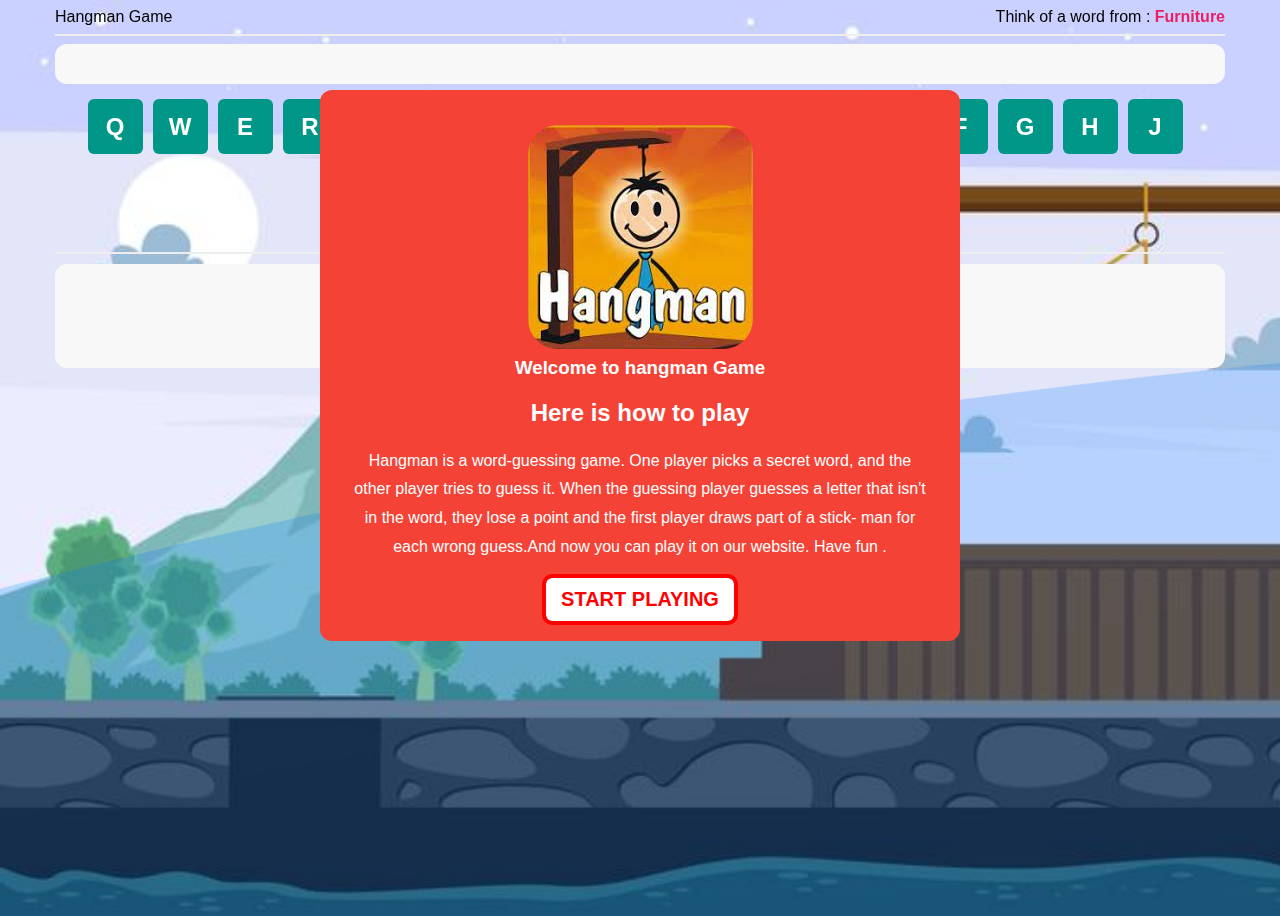
<file: Hang Man Game/index.html>
<!DOCTYPE html>
<html lang="en">
  <head>
    <meta charset="UTF-8" />
    <meta name="viewport" content="width=device-width, initial-scale=1.0" />
    <title>Hangman Game</title>
    <link rel="stylesheet" href="./CSS/master.css" />
  </head>
  <body>
    <div class="page">
      <div class="container">
        <div class="game-info">
          <div class="game-name">Hangman Game</div>
          <div class="category">Think of a word from : <span></span></div>
        </div>
        <div class="welcome-popup">
          <img src="theWelcom.jpg" alt="" />
          <div class="text">
            <h3>Welcome to hangman Game</h3>
            <h2>Here is how to play</h2>
            <p>
              Hangman is a word-guessing game. One player picks a secret word,
              and the other player tries to guess it. When the guessing player
              guesses a letter that isn't in the word, they lose a point and the
              first player draws part of a stick- man for each wrong guess.And
              now you can play it on our website. Have fun .
            </p>
          </div>
          <button class="enter-game">Start Playing</button>
        </div>
        <hr />
        <div class="row">
          <div class="hangman-draw">
            <div class="the-draw">
              <div class="the-stand"></div>
              <div class="the-hang"></div>
              <div class="the-rope"></div>
              <div class="the-man">
                <div class="head"></div>
                <div class="body"></div>
                <div class="hands"></div>
                <div class="legs"></div>
              </div>
            </div>
          </div>
          <div class="letters"></div>
        </div>
        <hr />
        <div class="letters-guess"></div>
      </div>
      <audio
        id="success"
        src="./Success Sound Effect(MP3_160K).mp3"
        preload="auto"
      ></audio>
      <audio
        id="fail"
        src="./Soft Fail Sound Effect(MP3_160K).mp3"
        preload="auto"
      ></audio>
    </div>
    <script src="./JavaScript/hangman.js"></script>
  </body>
</html>
</file>
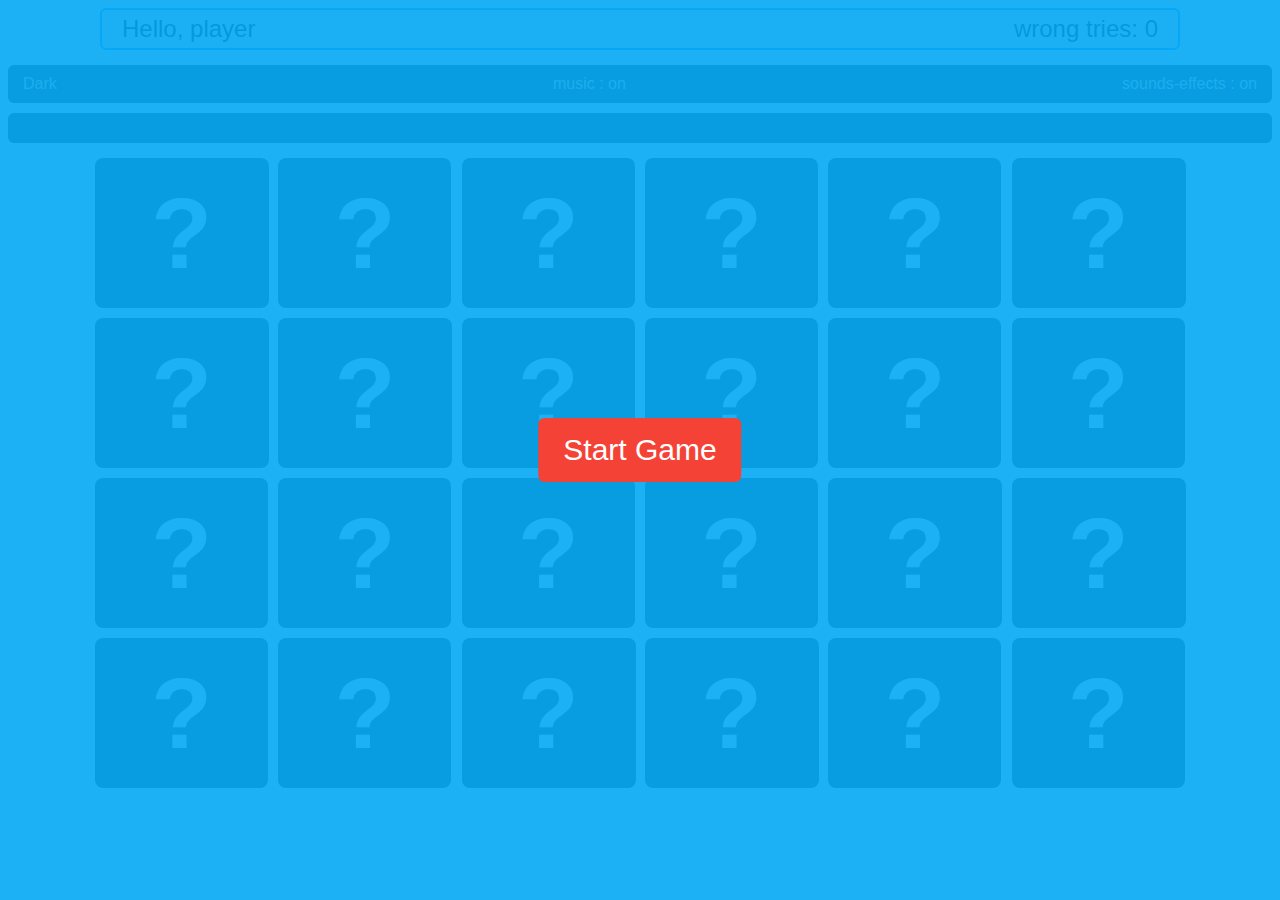
<file: MemoryGame/index.html>
<!DOCTYPE html>
<html lang="en">
  <head>
    <meta charset="UTF-8" />
    <meta name="viewport" content="width=device-width, initial-scale=1.0" />
    <title>Memory Game</title>
    <link rel="stylesheet" href="./CSS/main.css" />
  </head>
  <body>
    <div class="page">
      <div class="control-buttons">
        <span>Start Game</span>
      </div>
      <div class="info-container">
        <div class="name">Hello, <span>player</span></div>
        <div class="tries">wrong tries: <span>0</span></div>
      </div>
      <div class="quick-settings">
        <div class="display-mode">
          <!-- <span>light</span> -->
          <span>Dark</span>
        </div>
        <div class="music">music : <span>on</span></div>
        <div class="sounds-effects">sounds-effects : <span>on</span></div>
      </div>
      <div class="timer-container">
        <!-- <span class="minutes">2</span>
        <span class="inner"> : </span>
        <span class="seconds">15</span> -->
      </div>
      <div class="memory-game-blockes">
        <!-- tec one -->
        <!-- one -->
        <div class="game-block" data-technology="c">
          <div class="face front"></div>
          <div class="face back">
            <img src="./images/c.png" alt="" />
          </div>
        </div>
        <!-- two -->
        <div class="game-block" data-technology="c">
          <div class="face front"></div>
          <div class="face back">
            <img src="./images/c.png" alt="" />
          </div>
        </div>
        <!-- end tec one -->

        <!-- tec two -->
        <!-- one -->
        <div class="game-block" data-technology="coffeescript">
          <div class="face front"></div>
          <div class="face back">
            <img src="./images/coffeescript.png" alt="" />
          </div>
        </div>
        <!-- two -->
        <div class="game-block" data-technology="coffeescript">
          <div class="face front"></div>
          <div class="face back">
            <img src="./images/coffeescript.png" alt="" />
          </div>
        </div>
        <!-- end tec two -->

        <!-- tec three -->
        <!-- one -->
        <div class="game-block" data-technology="cpp">
          <div class="face front"></div>
          <div class="face back">
            <img src="./images/cpp.png" alt="" />
          </div>
        </div>
        <!-- two -->
        <div class="game-block" data-technology="cpp">
          <div class="face front"></div>
          <div class="face back">
            <img src="./images/cpp.png" alt="" />
          </div>
        </div>
        <!-- end tec three -->

        <!-- tec four -->
        <!-- one -->
        <div class="game-block" data-technology="css">
          <div class="face front"></div>
          <div class="face back">
            <img src="./images/css.png" alt="" />
          </div>
        </div>
        <!-- two -->
        <div class="game-block" data-technology="css">
          <div class="face front"></div>
          <div class="face back">
            <img src="./images/css.png" alt="" />
          </div>
        </div>
        <!-- end tec four -->

        <!-- tec five-->
        <!-- one -->
        <div class="game-block" data-technology="java">
          <div class="face front"></div>
          <div class="face back">
            <img src="./images/java.png" alt="" />
          </div>
        </div>
        <!-- two -->
        <div class="game-block" data-technology="java">
          <div class="face front"></div>
          <div class="face back">
            <img src="./images/java.png" alt="" />
          </div>
        </div>
        <!-- end tec five -->

        <!-- tec sex -->
        <!-- one -->
        <div class="game-block" data-technology="js">
          <div class="face front"></div>
          <div class="face back">
            <img src="./images/javascript.png" alt="" />
          </div>
        </div>
        <!-- two -->
        <div class="game-block" data-technology="js">
          <div class="face front"></div>
          <div class="face back">
            <img src="./images/javascript.png" alt="" />
          </div>
        </div>
        <!-- end tec sex -->

        <!-- tec seven-->
        <!-- one -->
        <div class="game-block" data-technology="php">
          <div class="face front"></div>
          <div class="face back">
            <img src="./images/php.png" alt="" />
          </div>
        </div>
        <!-- two -->
        <div class="game-block" data-technology="php">
          <div class="face front"></div>
          <div class="face back">
            <img src="./images/php.png" alt="" />
          </div>
        </div>
        <!-- end tec seven -->

        <!-- tec eight-->
        <!-- one -->
        <div class="game-block" data-technology="python">
          <div class="face front"></div>
          <div class="face back">
            <img src="./images/python.png" alt="" />
          </div>
        </div>
        <!-- two -->
        <div class="game-block" data-technology="python">
          <div class="face front"></div>
          <div class="face back">
            <img src="./images/python.png" alt="" />
          </div>
        </div>
        <!-- end tec eight -->

        <!-- tec nine-->
        <!-- one -->
        <div class="game-block" data-technology="ruby">
          <div class="face front"></div>
          <div class="face back">
            <img src="./images/ruby.png" alt="" />
          </div>
        </div>
        <!-- two -->
        <div class="game-block" data-technology="ruby">
          <div class="face front"></div>
          <div class="face back">
            <img src="./images/ruby.png" alt="" />
          </div>
        </div>
        <!-- end tec nine -->

        <!-- tec ten-->
        <!-- one -->
        <div class="game-block" data-technology="rust">
          <div class="face front"></div>
          <div class="face back">
            <img src="./images/rust.png" alt="" />
          </div>
        </div>
        <!-- two -->
        <div class="game-block" data-technology="rust">
          <div class="face front"></div>
          <div class="face back">
            <img src="./images/rust.png" alt="" />
          </div>
        </div>
        <!-- end tec ten -->

        <!-- tec eleven-->
        <!-- one -->
        <div class="game-block" data-technology="swift">
          <div class="face front"></div>
          <div class="face back">
            <img src="./images/swift.png" alt="swift" />
          </div>
        </div>
        <!-- two -->
        <div class="game-block" data-technology="swift">
          <div class="face front"></div>
          <div class="face back">
            <img src="./images/swift.png" alt="" />
          </div>
        </div>
        <!-- end tec eleven -->

        <!-- tec eleven-->
        <!-- one -->
        <div class="game-block" data-technology="html">
          <div class="face front"></div>
          <div class="face back">
            <img src="./images/html.png" alt="swift" />
          </div>
        </div>
        <!-- two -->
        <div class="game-block" data-technology="html">
          <div class="face front"></div>
          <div class="face back">
            <img src="./images/html.png" alt="" />
          </div>
        </div>
        <!-- end tec eleven -->
      </div>
      <audio
        preload="auto"
        id="succes"
        src="Success Sound Effect(MP3_160K).mp3"
      ></audio>
      <audio
        preload="auto"
        id="fail"
        src="Soft Fail Sound Effect(MP3_160K).mp3"
      ></audio>
      <audio preload="auto" id="onPlay" src="onPlay.mp3"></audio>
      <!-- <div class="over-lay">
        <div class="end-game">
          <span>You won</span>
          <button id="PlayAgain">Play Again</button>
        </div>
      </div> -->
    </div>

    <script src="./js/main.js"></script>
  </body>
</html>
</file>
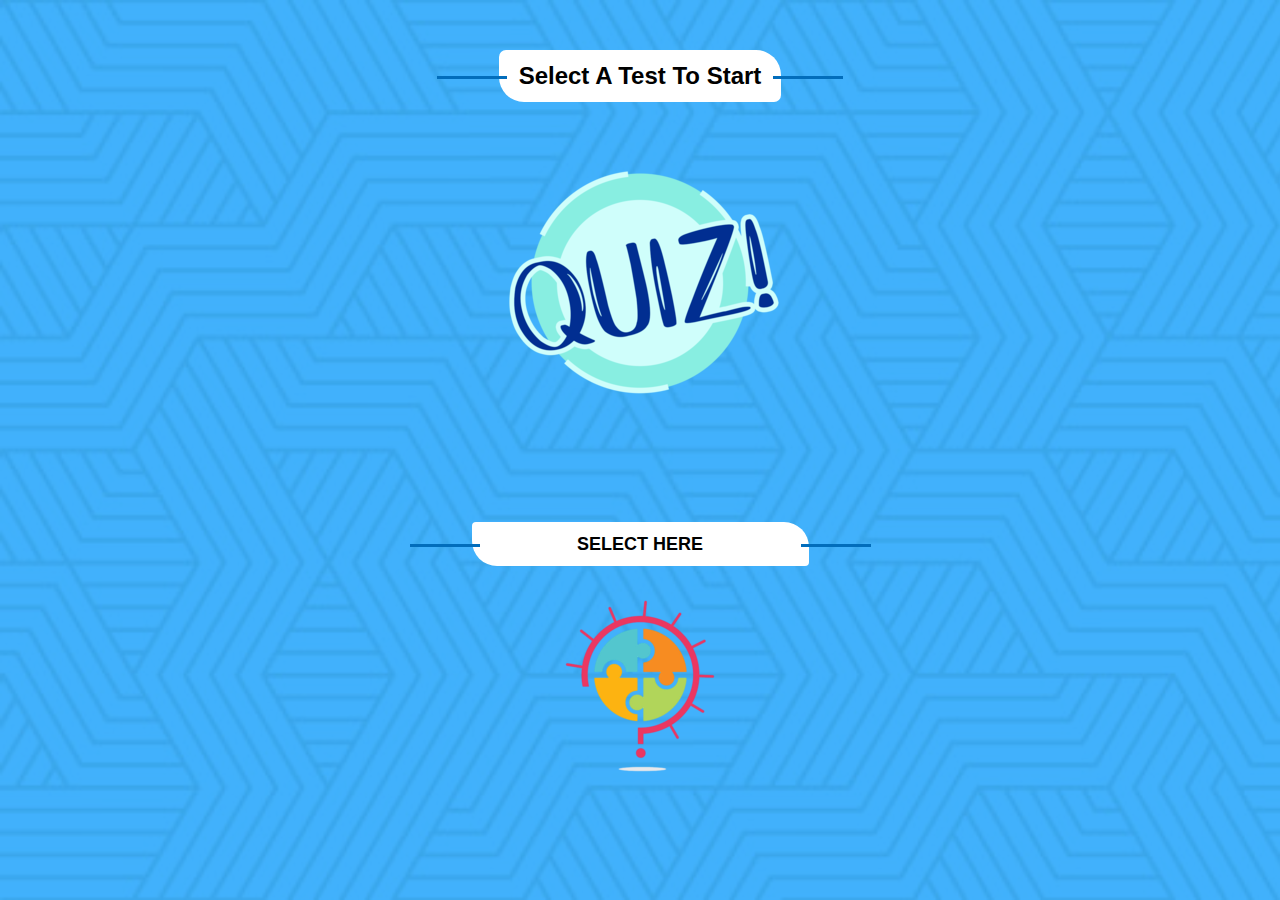
<file: Quiz application/index.html>
<!DOCTYPE html>
<html lang="en">
  <head>
    <meta charset="UTF-8" />
    <meta name="viewport" content="width=device-width, initial-scale=1.0" />
    <title>Quiz App</title>
    <link rel="stylesheet" href="./css/all.min.css" />
    <link rel="stylesheet" href="./css/normalize.css" />
    <link rel="stylesheet" href="./css/quiz.css" />
  </head>
  <body>
    <div class="page">
      <!-- <div class="container"> -->
      <div class="quiz-app container">
        <div class="quiz-info">
          <div class="category">
            Category: <span>Choose a test to start</span>
          </div>
          <div class="count">Question count: <span></span></div>
        </div>
        <div class="selection-links">
          <h2>Select a test to start</h2>
          <img src="./images/welcome.png" alt="" />
          <div class="select">
            <select name="select1" class="testing" id="select">
              <option value="option2">Select here</option>
              <option
                data-category="Simple Present"
                data-json="simplePresent.json"
                id="simplePresent"
                value="simplePresent.json"
              >
                English Simple Present
              </option>
              <option
                data-category="Present Continuous"
                data-json="presentContinuous.json"
                id="presentContinuous"
                value="presentContinuous.json"
              >
                English Present Continuous
              </option>

              <option
                data-category="yes No questions"
                data-json="yesNoquestions.json"
                id="yesNoquestions"
                value="yesNoquestions.json"
              >
                Yes No questions
              </option>
              <option
                data-category="wh-questions"
                data-json="wh-questions.json"
                id="wh-questions.json"
                value="wh-questions.json"
              >
                wh-questions
              </option>
            </select>
          </div>
          <img src="./images/footer.png" alt="" />
        </div>
        <div class="answer-questions-areas">
          <div class="quiz-area"></div>
          <div class="answers-area"></div>
        </div>
        <button class="submit-button">Check Answer</button>
        <div class="bullets">
          <div class="spans"></div>
          <div class="countdown"></div>
        </div>
        <div class="results">
          <img class="brain" src="./images/brain.png" alt="" />
        </div>
      </div>
    </div>

    <script src="./js/main.js"></script>
  </body>
</html>
</file>
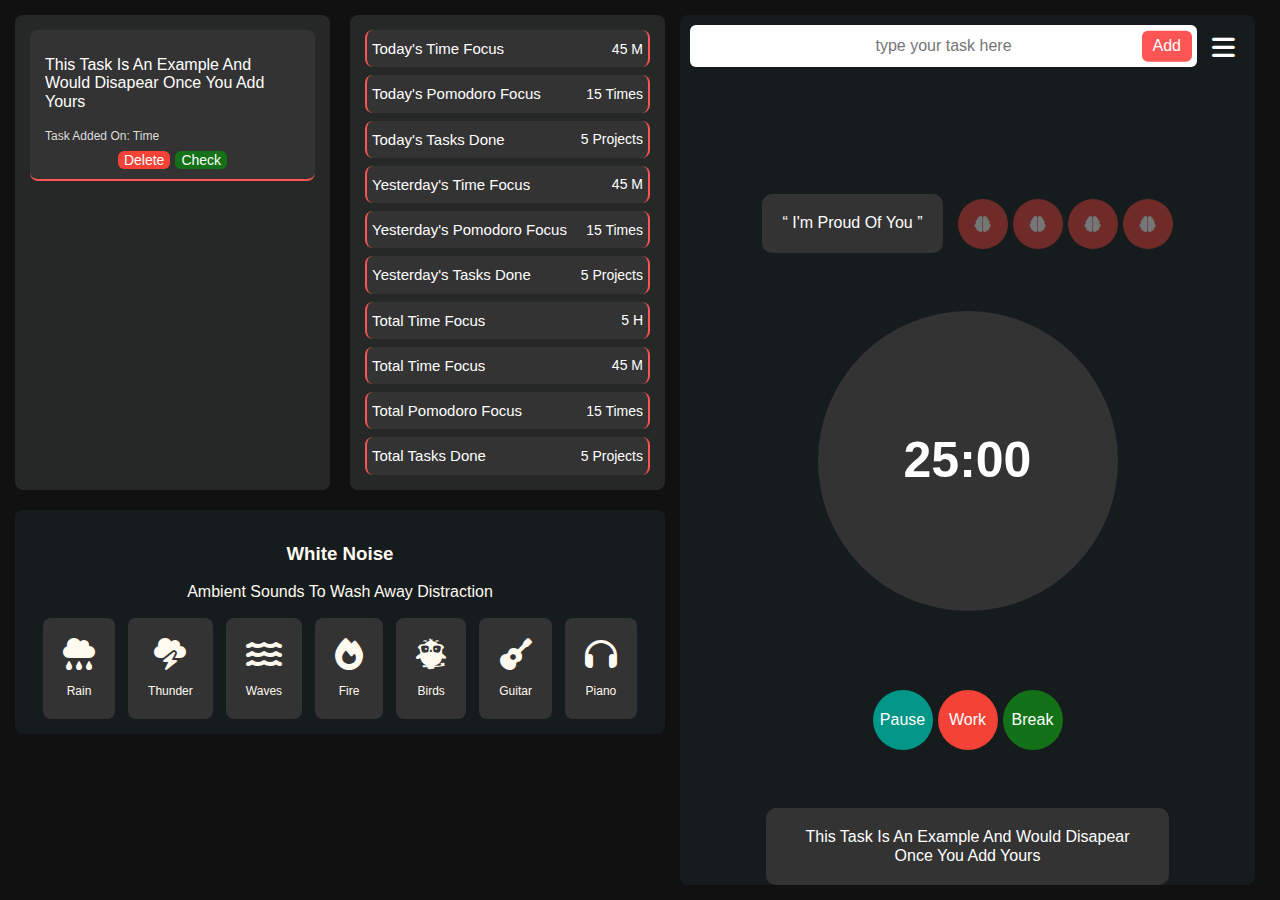
<file: To Do App/index.html>
<!DOCTYPE html>
<html lang="en">
  <head>
    <meta charset="UTF-8" />
    <meta name="viewport" content="width=device-width, initial-scale=1.0" />
    <title>ToDo</title>
    <!-- Add Icon to the Head Section -->
    <link rel="icon" type="image/png" href="./images/todo.png" />
    <!-- normalize file to render all elements normally -->
    <link rel="stylesheet" href="./css/normalize.css" />

    <!-- main css file  -->
    <link rel="stylesheet" href="./css/master.css" />
    <!-- font awesome library -->
    <link rel="stylesheet" href="./css/all.css" />
  </head>
  <body>
    <div class="page">
      <div class="tasks-area">
        <div class="boxes-container">
          <div class="tasks">
            <div class="task">
              <p class="text">
                this task is an example and would disapear once you add yours
              </p>
              <div class="options">
                <span class="date-added">task added on: <span>time</span></span>
                <div class="buttons">
                  <button class="Delete">Delete</button>
                  <button class="check">Check</button>
                </div>
              </div>
            </div>
          </div>
          <div class="focus-report">
            <!-- // today  -->
            <div class="total-time box">
              <h4>today's time focus</h4>
              <span class="time">45 <span>m</span></span>
            </div>
            <div class="total-pomodoro box">
              <h4>today's pomodoro focus</h4>
              <span class="times">15 <span>times</span></span>
            </div>
            <div class="total-tasks box">
              <h4>today's tasks done</h4>
              <span class="projects">5 <span>projects</span></span>
            </div>
            <!-- // yesterday  -->
            <div class="total-time box">
              <h4>yesterday's time focus</h4>
              <span class="time">45 <span>m</span></span>
            </div>
            <div class="total-pomodoro box">
              <h4>yesterday's pomodoro focus</h4>
              <span class="times">15 <span>times</span></span>
            </div>
            <div class="total-tasks box">
              <h4>yesterday's tasks done</h4>
              <span class="projects">5 <span>projects</span></span>
            </div>
            <!-- // total  -->
            <div class="total-time box">
              <h4>total time focus</h4>
              <span class="hours">5 <span>h</span></span>
            </div>
            <div class="total-time box">
              <h4>total time focus</h4>
              <span class="time">45 <span>m</span></span>
            </div>
            <div class="total-pomodoro box">
              <h4>total pomodoro focus</h4>
              <span class="times">15 <span>times</span></span>
            </div>
            <div class="total-tasks box">
              <h4>total tasks done</h4>
              <span class="projects">5 <span>projects</span></span>
            </div>
          </div>
        </div>
        <div class="music">
          <div class="heading">
            <h3>White noise</h3>
            <p>Ambient sounds to wash away distraction</p>
          </div>
          <div class="sounds-container">
            <!-- rain -->
            <div class="box">
              <i class="fa-solid fa-cloud-rain"></i>
              <span class="titles">rain</span>
            </div>
            <!-- thunder -->
            <div class="box">
              <i class="fa-solid fa-cloud-bolt"></i>
              <span class="titles">thunder</span>
            </div>
            <!-- waves -->
            <div class="box">
              <i class="fa-solid fa-water"></i>
              <span class="titles">waves</span>
            </div>
            <!-- fire -->
            <div class="box">
              <i class="fa-solid fa-fire"></i>
              <span class="titles">fire</span>
            </div>
            <!-- birds -->
            <div class="box">
              <i class="fa-brands fa-earlybirds"></i>
              <span class="titles">birds</span>
            </div>
            <!-- violate -->
            <div class="box">
              <i class="fa-solid fa-guitar"></i>
              <span class="titles">guitar</span>
            </div>
            <!-- piano -->
            <div class="box">
              <i class="fa-solid fa-headphones"></i>
              <span class="titles">piano</span>
            </div>
          </div>
        </div>
      </div>
      <div class="timer-area">
        <div class="nav">
          <div class="form">
            <input
              class="input-text"
              type="text"
              placeholder="type your task here"
            />
            <input class="new-task" type="submit" value="Add" />
          </div>
          <i class="fas fa-bars toggle-menu"></i>

          <ul class="links">
            <li class="link all-tasks">all tasks</li>
            <li class="link">statistics</li>

            <li class="link">white noise</li>
            <li class="link">settings</li>
            <li class="link">profile</li>
            <li class="link">about</li>
            <li class="link">more</li>
          </ul>
        </div>
        <div
          class="
        "
        ></div>
        <div class="grouping">
          <q class="quate"> i'm proud of you </q>
          <div class="focus-count">
            <span class="focus"><i class="fa-solid fa-brain"></i></span>
            <span class="focus"><i class="fa-solid fa-brain"></i></span>
            <span class="focus"><i class="fa-solid fa-brain"></i></span>
            <span class="focus"><i class="fa-solid fa-brain"></i></span>
          </div>
        </div>

        <div class="timerContainer">
          <!-- 25:00 -->
          <span class="timeSpan">25:00</span>
          <!-- <span class="minutes">25</span>
          <span class="seconds">:00</span> -->
        </div>
        <div class="control">
          <span class="pause">pause</span>
          <span class="stop start">Work</span>
          <span class="brake">break</span>
        </div>
        <div class="running-task">
          this task is an example and would disapear once you add yours
        </div>
      </div>
    </div>
    <script src="./js/main.js"></script>
  </body>
</html>
</file>
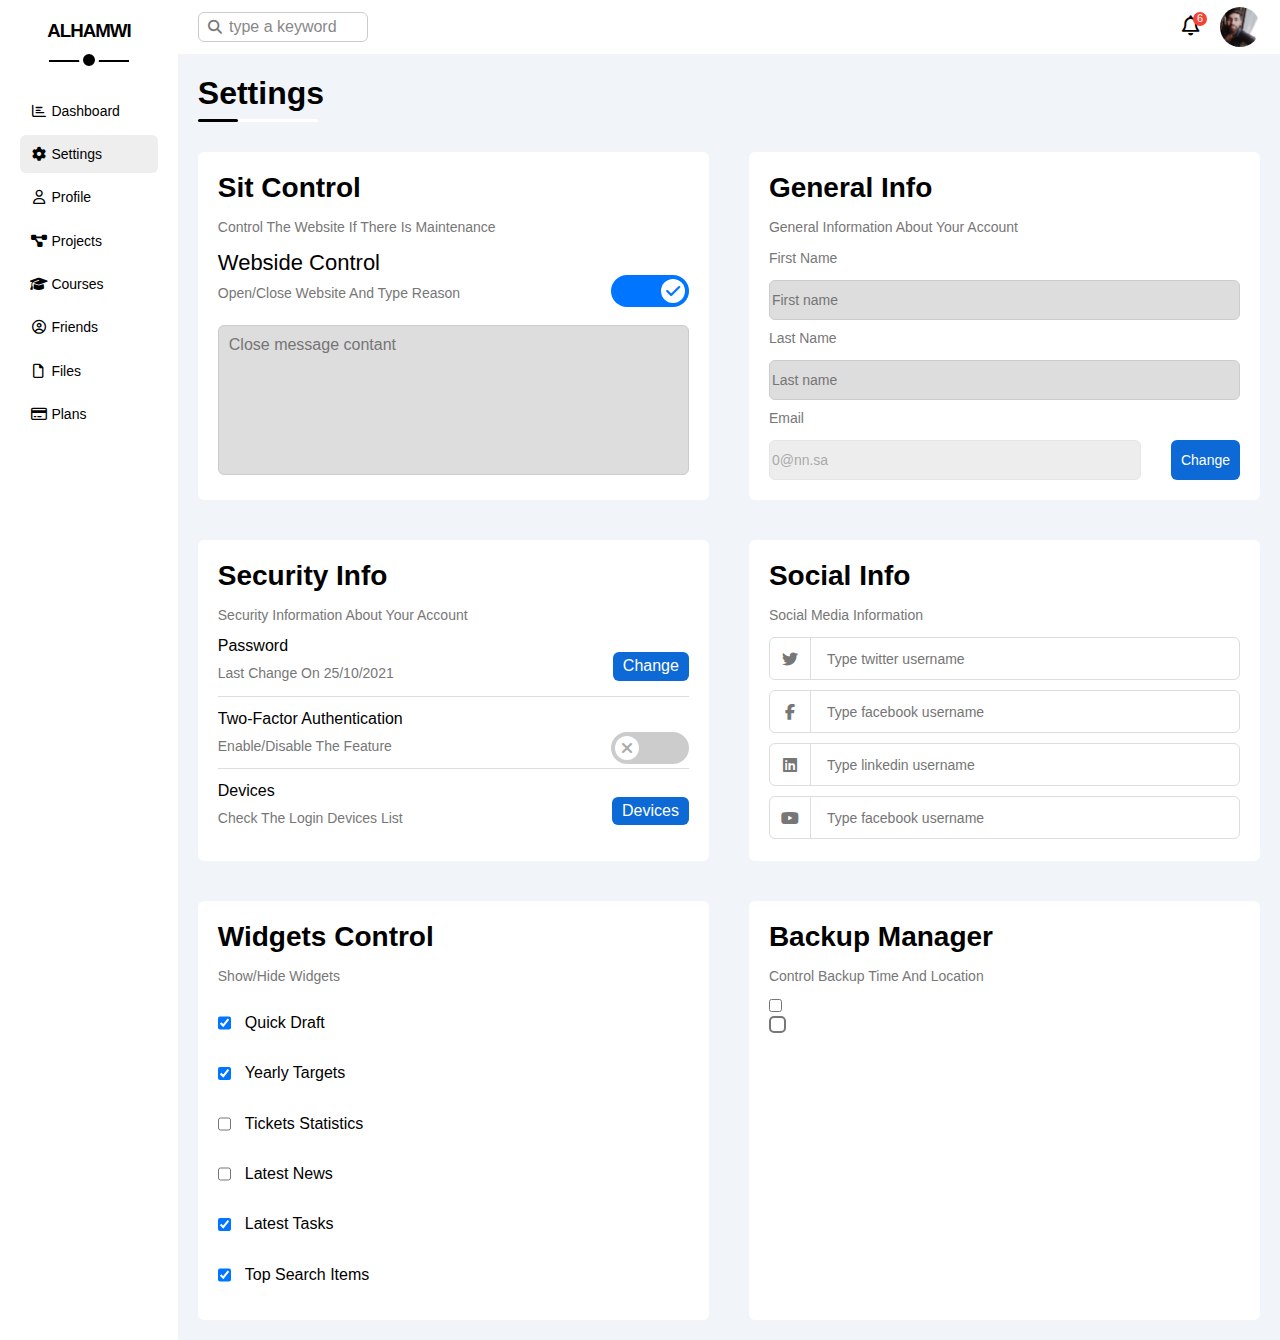
<file: settings.html>
<!DOCTYPE html>
<html lang="en">
<head>
    <meta charset="UTF-8">
    <meta name="viewport" content="width=device-width, initial-scale=1.0">
    <title>settings</title>
    <!-- render all elements normally -->
    <link rel="stylesheet" href="./css/normalize.css">
    <!-- fontawesome library -->
    <link rel="stylesheet" href="./css/all.min.css">
    <!-- google fonts -->
    <link rel="preconnect" href="https://fonts.googleapis.com">
    <link rel="preconnect" href="https://fonts.gstatic.com" crossorigin>
    <link href="https://fonts.googleapis.com/css2?family=Open+Sans:ital,wdth,wght@0,75..100,300..800;1,75..100,300..800&display=swap" rel="stylesheet">
    <!-- my farmwork -->
    <link rel="stylesheet" href="./css/framwork.css">
    <!--main css file  -->
    <link rel="stylesheet" href="./css/master.css">
</head>
<body>
    <!-- start sidebar -->
<div class="page">
    <div class="side-bar">
        <h3>alhamwi</h3>
        <ul>
            <li >
                <a href="index.html">
                    <i class="fa-regular fa-chart-bar fa-fw"></i>
                    <span>dashboard</span>
                </a>
            </li>
            <li class="active">
                <a href="settings.html">
                    <i class="fa-solid fa-gear fa-fw"></i>
                    <span>settings</span>
                </a>
            </li>
            <li>
                <a href="">
                    <i class="fa-regular fa-user fa-fw"></i>
                    <span>profile</span>
                </a>
            </li>
            <li>
                <a href="">
                    <i class="fa-solid fa-diagram-project fa-fw"></i>
                    <span>projects</span>
                </a>
            </li>
            <li>
                <a href="">
                    <i class="fa-solid fa-graduation-cap fa-fw"></i>
                    <span>courses</span>
                </a>
            </li>
            <li>               
                <a href="">
                    <i class="fa-regular fa-circle-user fa-fw"></i>
                    <span>friends</span>
                </a>
            </li>
            <li>
                <a href="">
                    <i class="fa-regular fa-file fa-fw"></i>
                    <span>files</span>
                </a>
            </li>
            <li>
                <a href="">
                    <i class="fa-regular fa-credit-card fa-fw"></i>
                    <span>plans</span>
                </a>
            </li>
        </ul>
    </div>
    <!-- end sidebar -->
    <div class="content-area">
        <!-- start content area head -->
        <div class="head">
            <form action="">
                <input type="search" placeholder="type a keyword" class="search">
            </form>
            <div class="head-image">
                <span class="notifactions">
                    <i class="fa-regular fa-bell fa-lg"></i>
                </span>
                <img src="./images/profile.jpg" alt="">
            </div>
        </div>
        <!-- end content area head -->
        <!-- start content h1 -->
        <div class="main-h1">
            <h1>settings</h1>
        </div>
        <!-- end content h1 -->
        <!-- start setting page -->
        <div class="setting-page d-grid">
            <div class="site-control main-box">
                <h3 class="h-setting">sit control</h3>
                <p class="p-setting">control the website if there is maintenance</p>
                <form action="">
                    <div class="text">
                        <h4>webside control</h4>
                        <p class="p-setting">Open/close website and type reason</p>
                    </div>
                    <div>
                        <label>
                            <input class="toggle-checkbox" type="checkbox" checked  name="" id="" > 
                            <div class="toggle-switch"></div>        
                        </label>
                    </div>
                </form>
                <textarea  placeholder="Close message contant" name="" id=""></textarea>
            </div>
            <div class="general-info main-box">
                <h3 class="h-setting">general info</h3>
                <p class="p-setting">general information about your account</p>
                <form action="">
                    <label for="">
                        <p id="first-name" class="p-setting">first name</p>
                        <input placeholder="First name" class="full-width" type="text">
                    </label>
                    <label for="">
                        <p class="p-setting">last name</p>
                        <input placeholder="Last name" id="last-name"  class="full-width" type="text">
                    </label>
                    <label for="">
                        <p id="email" class="p-setting">email</p>
                        <div class="changable-email">
                            <input placeholder="Email"  class="full-width" type="email" disabled value="0@nn.sa">
                            <a class="button" href="">change</a>
                        </div>
                    </label>
                </form>
            </div>
            <div class="security-info main-box">
                <h3 class="h-setting">Security Info</h3>
                <p class="p-setting">Security Information About Your Account</p>
                <div class="box d-flex space-between align-center margin-bottom">
                    <div class="text">
                        <span>Password</span>
                        <p class="p-setting">Last Change On 25/10/2021</p>
                    </div>
                    <a class="button" href="">change</a>
                </div>
                <div class="box d-flex space-between align-center margin-bottom">
                    <div class="text ">
                        <span>Two-Factor Authentication</span>
                        <p class="p-setting">Enable/Disable The Feature</p>
                    </div>
                    <label>
                        <input class="toggle-checkbox" type="checkbox" name="" id="" > 
                        <div class="toggle-switch"></div>        
                    </label>
                </div>
                <div class="box d-flex space-between  align-center">
                    <div class="text">
                        <span>Devices</span>
                        <p class="p-setting">Check The Login Devices List</p>
                    </div>
                    <a class="button" href="">devices</a>
                </div>
            </div>
            <div class="social-info main-box">
                <h3 class="h-setting">Social Info</h3>
                <p class="p-setting">Social Media Information</p>
                <div class="boxes">
                    <div class="box d-flex align-center ">
                        <i class="fa-brands fa-twitter center-flex c-grey"></i>
                        <input type="text" placeholder="Type twitter username">
                    </div>
                    <div class="box d-flex align-center">
                        <i class="fa-brands fa-facebook-f center-flex c-grey"></i>
                        <input type="text" placeholder="Type facebook username">
                    </div>
                    <div class="box d-flex align-center">
                        <i class="fa-brands fa-linkedin center-flex c-grey"></i>
                        <input type="text" placeholder="Type linkedin username">
                    </div>
                    <div class="box d-flex align-center">
                        <i class="fa-brands fa-youtube center-flex c-grey"></i>
                        <input type="text" placeholder="Type facebook username">
                    </div>
                </div>
            </div>
            <div class="widgets-control main-box">
                <h3 class="h-setting">widgets control</h3>
                <p class="p-setting">Show/Hide Widgets</p>
                <form action="">
                    <label class="d-flex" for="">
                        <input type="checkbox" checked>
                        <p>Quick Draft</p>
                    </label>
                    <label class="d-flex" for="">
                        <input type="checkbox" checked>
                        <p>Yearly Targets</p>
                    </label>
                    <label class="d-flex" for="">
                        <input type="checkbox">
                        <p >Tickets Statistics</p>
                    </label>
                    <label class="d-flex" for="">
                        <input type="checkbox">
                        <p >Latest News</p>
                    </label>
                    <label class="d-flex" for="">
                        <input type="checkbox" checked>
                        <p >Latest Tasks</p>
                    </label>
                    <label class="d-flex" for="">
                        <input type="checkbox" checked>
                        <p >Top Search Items</p>
                    </label>
                </form>
            </div>
            <div class="backup-manager main-box">
                <h3 class="h-setting">Backup Manager</h3>
                <p class="p-setting">Control Backup Time And Location</p>
                <label>
                    <input class="check" type="checkbox" name="" id="">
                    <div class="castom-check"></div>
                </label>
            </div>
        </div>
        <!-- end setting page -->
    </div>
</div>
</body>
</html>
</file>
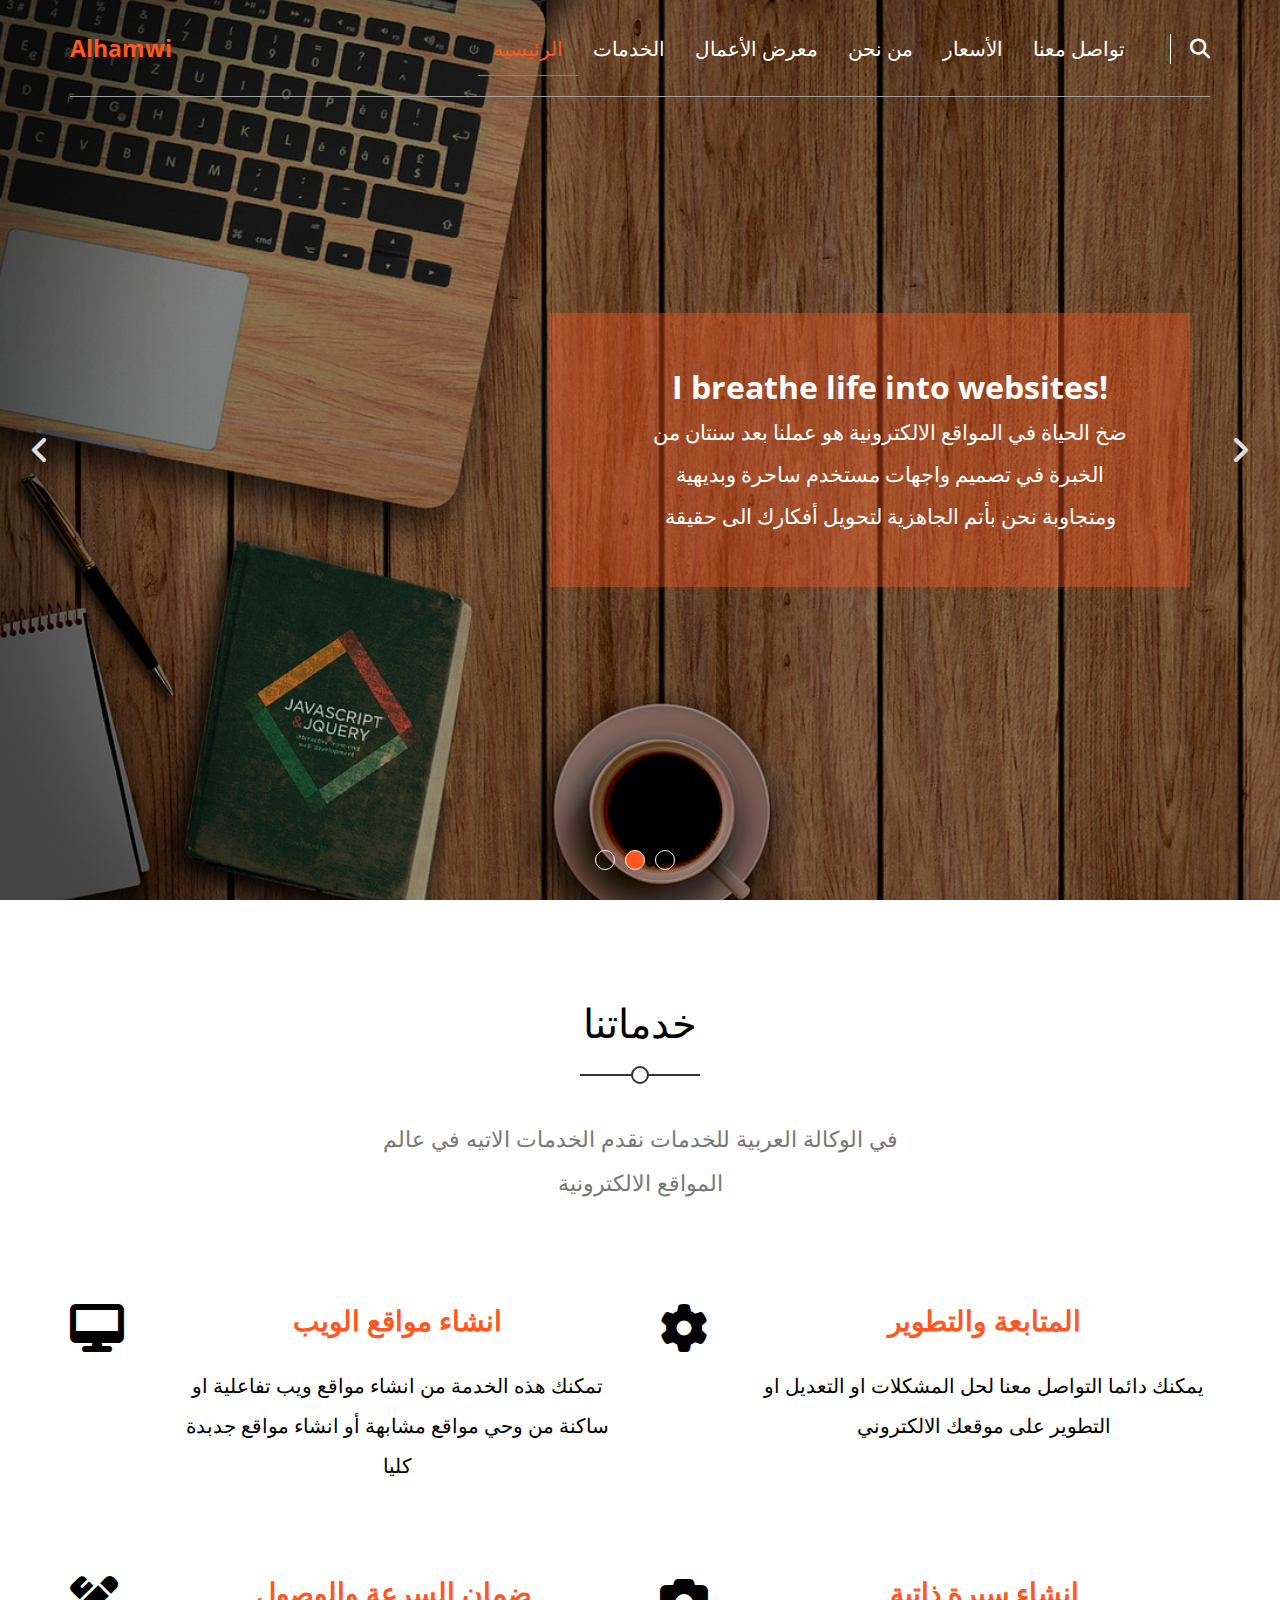
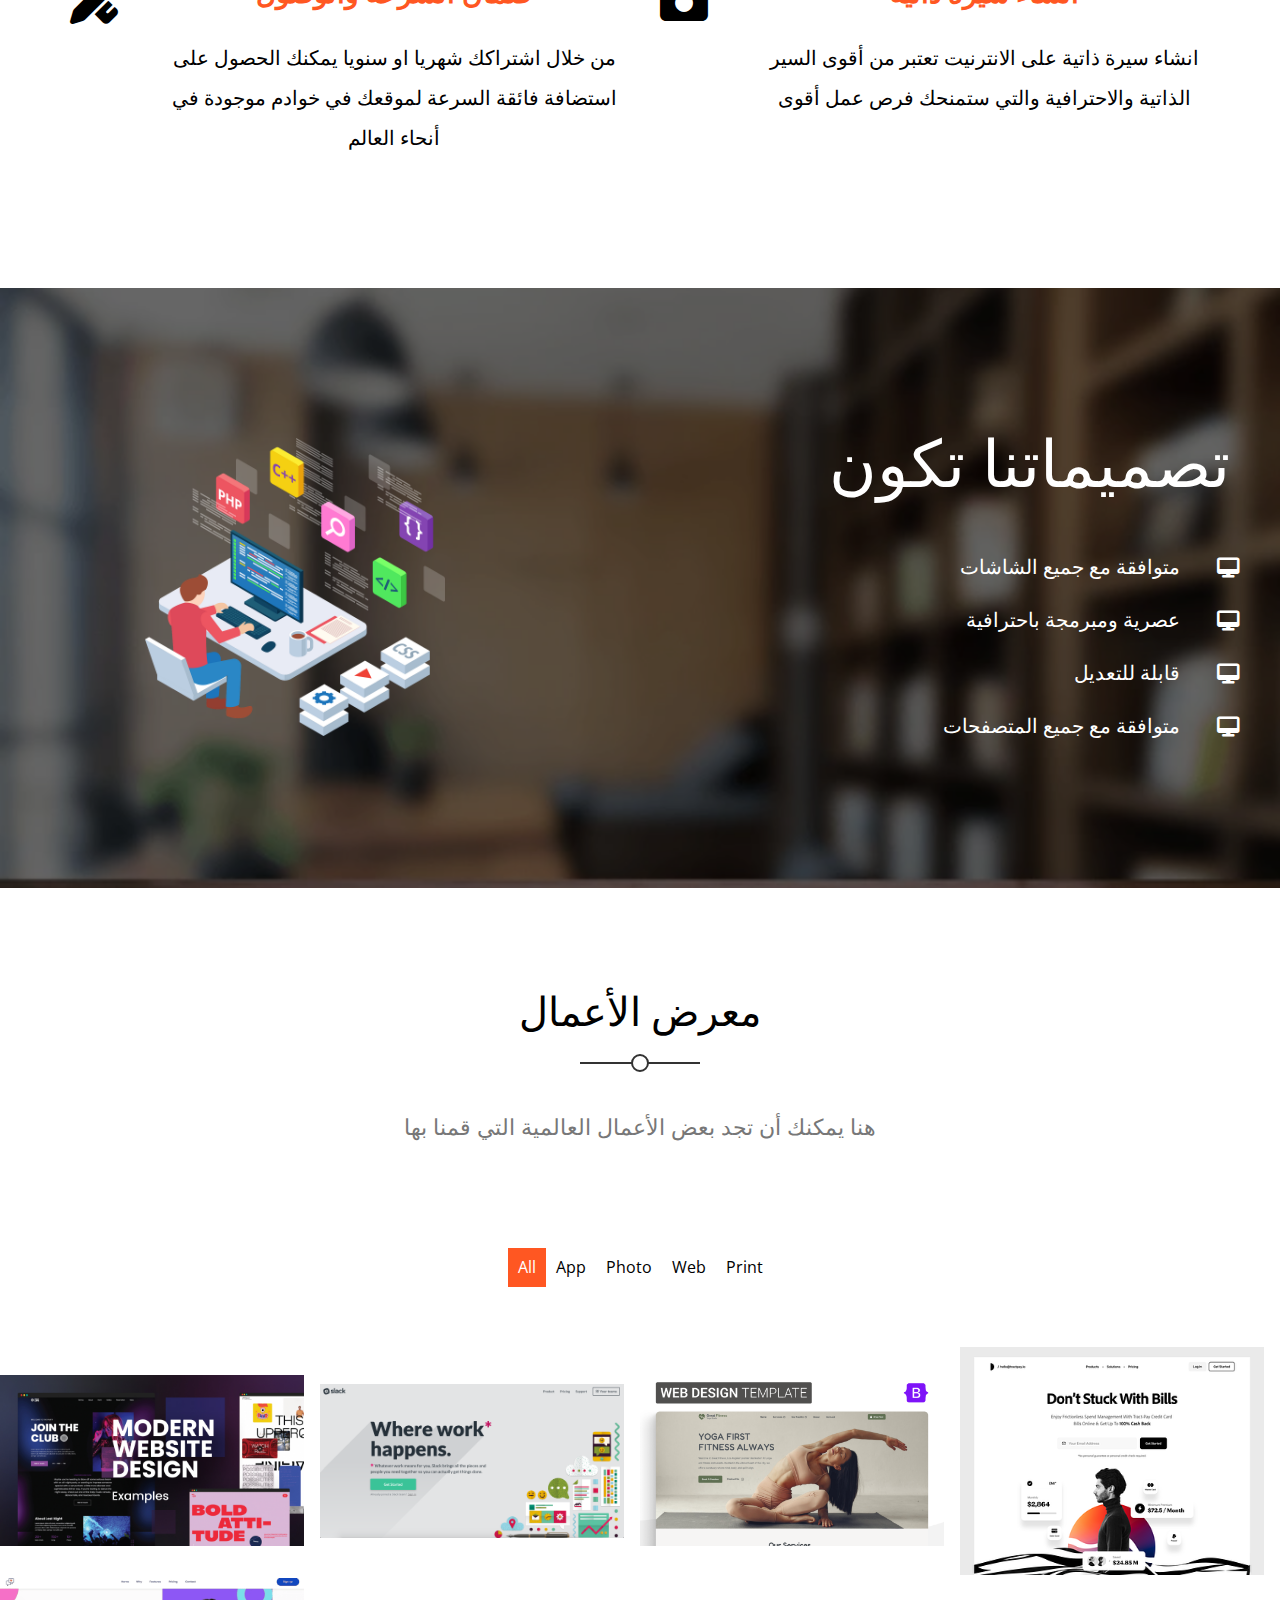
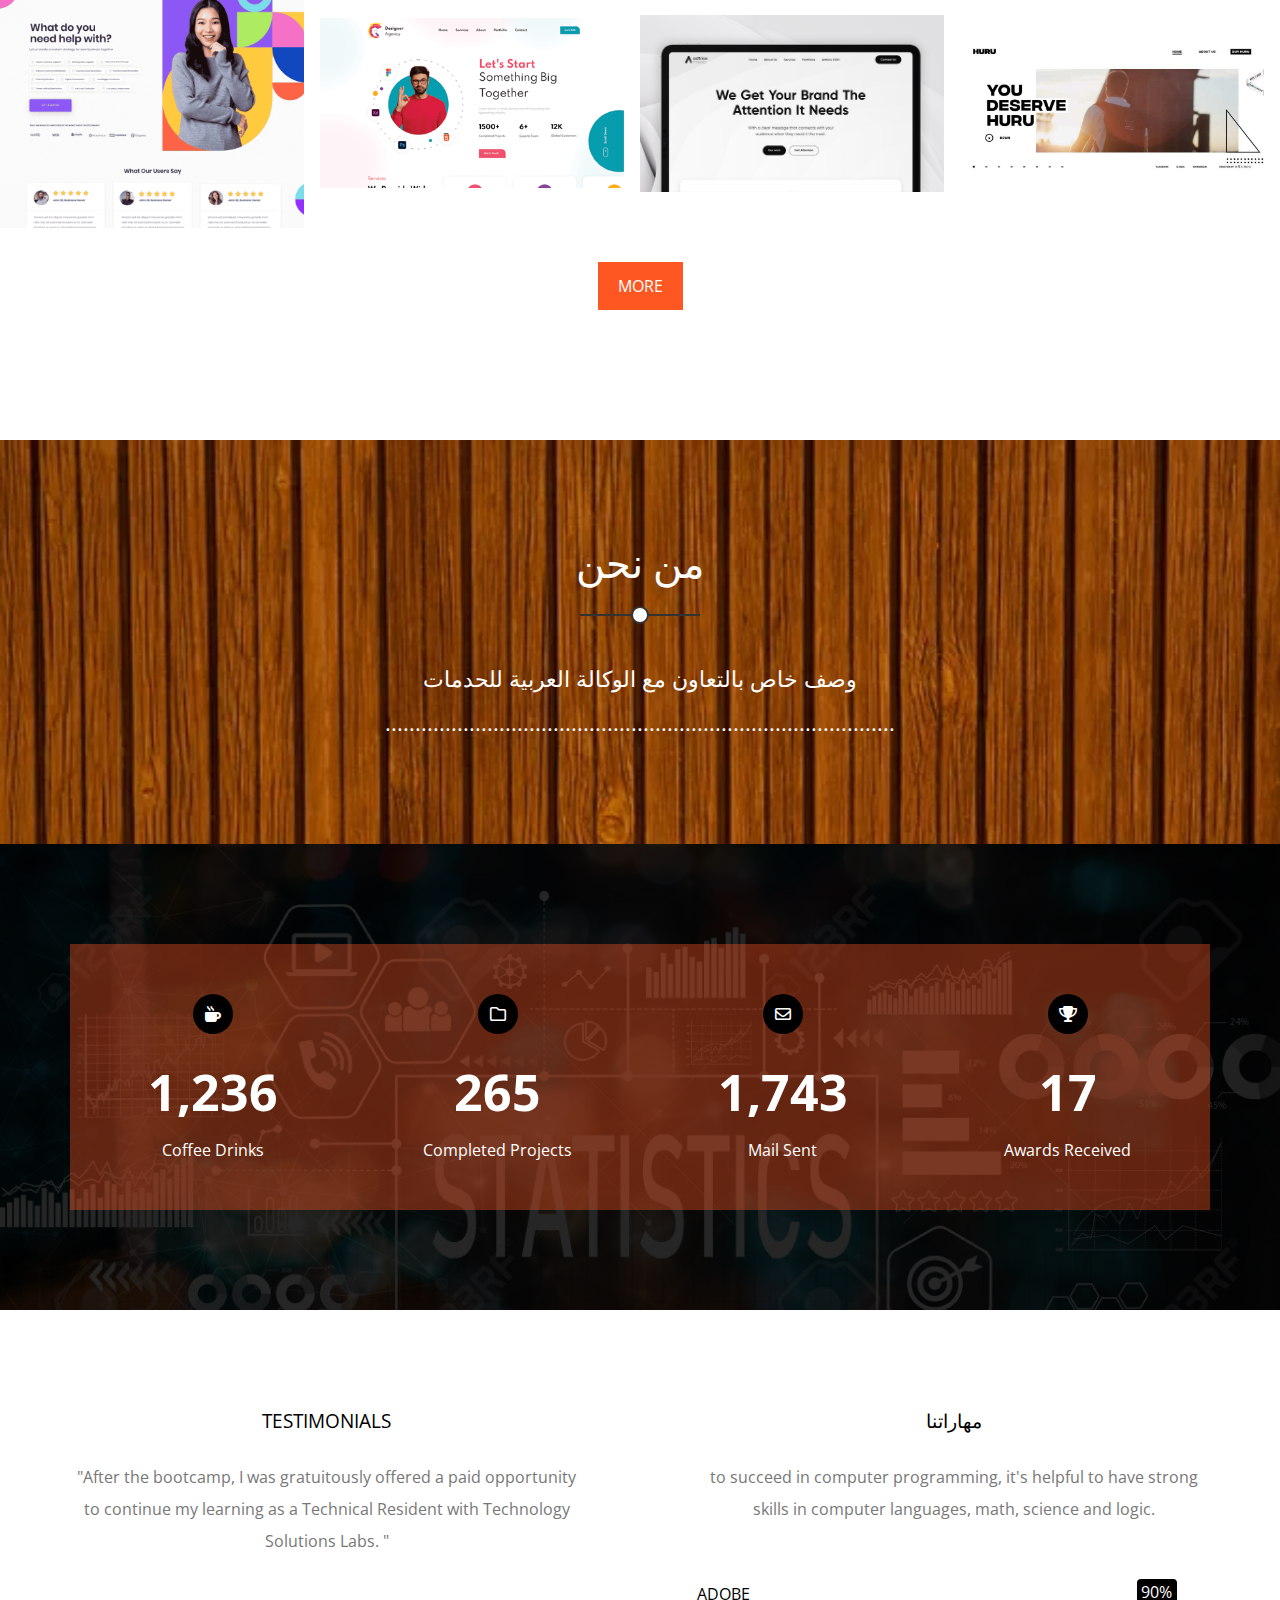
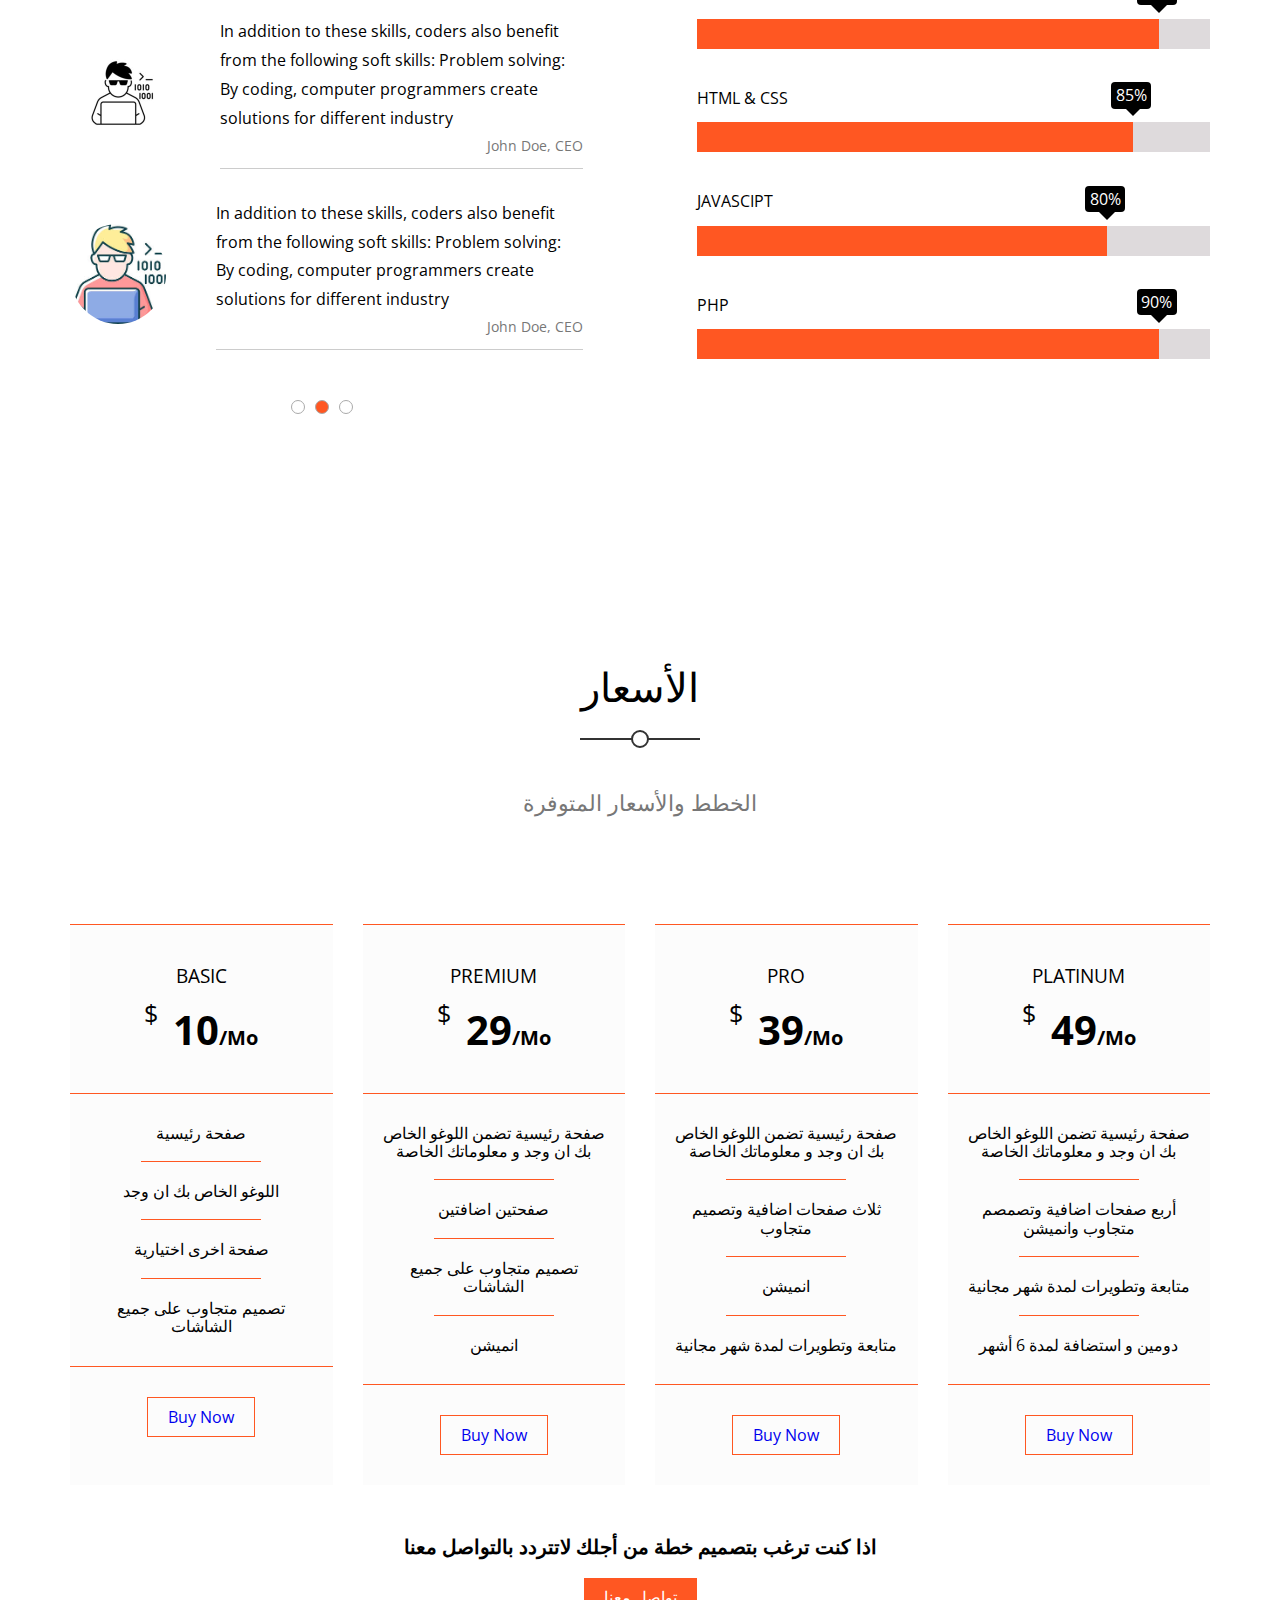
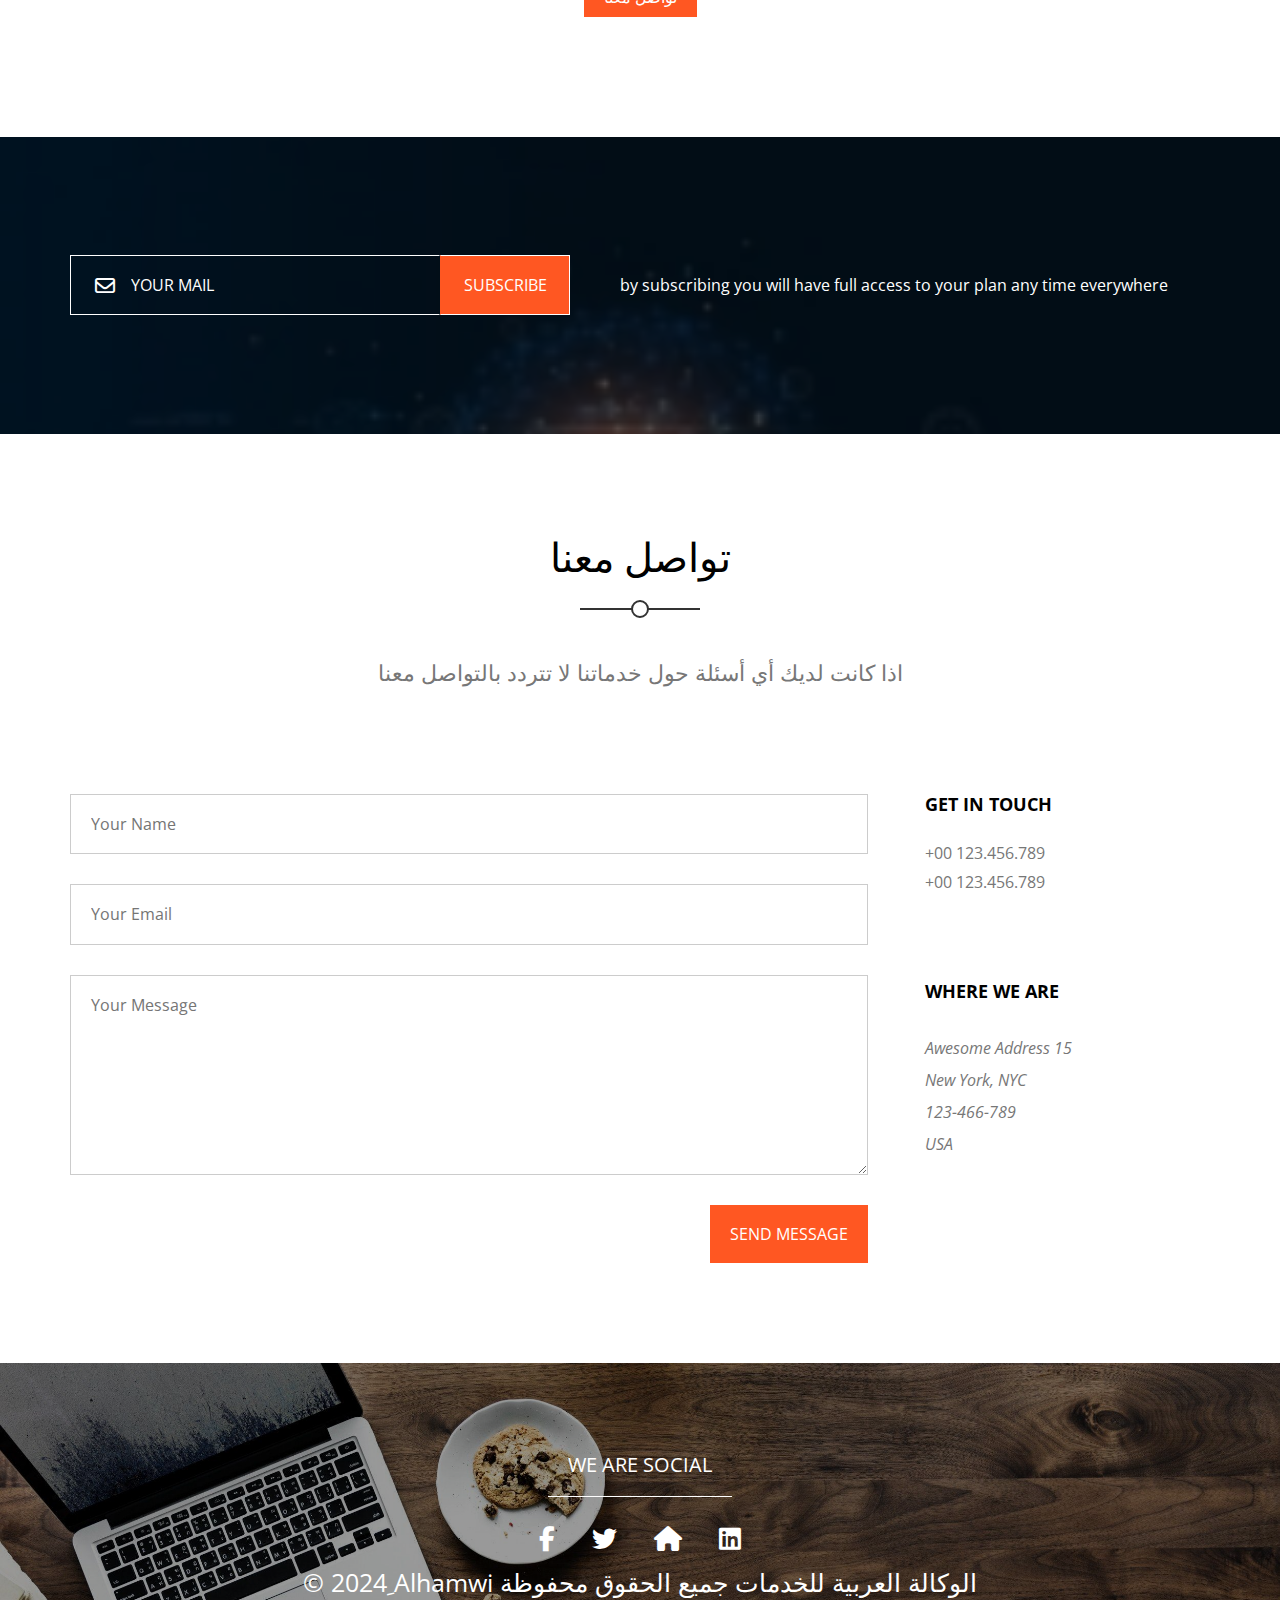
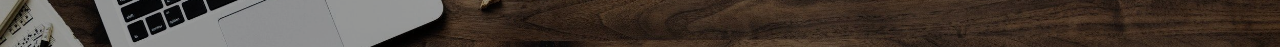
<file: business/arabic webpage.html>
<!DOCTYPE html>
<html lang="en">
<head>
    <meta charset="UTF-8">
    <meta name="viewport" content="width=device-width, initial-scale=1.0">
    <title>My busnisess description</title>
    <!-- main template css file -->
    <!-- <link rel="stylesheet" href="./css/kasper.css"> -->
    <!-- its best practice to keep the main css file in the last so it over
    write on the others and in the same time no file can over write on it -->
    <!-- render all elements normally -->
    <link rel="stylesheet" href="./css/all.min.css">
    <!-- font awesome library -->
    <link rel="stylesheet" href="./css/normalize.css">
     <!-- main template css file -->
    <link rel="stylesheet" href="./css/busnisess.css">
    <!-- Google fonts full axis -->
    <link rel="preconnect" href="https://fonts.googleapis.com">
<link rel="preconnect" href="https://fonts.gstatic.com" crossorigin>
<link href="https://fonts.googleapis.com/css2?family=Open+Sans:ital,wdth,wght@0,75..100,300..800;1,75..100,300..800&display=swap" rel="stylesheet">
</head>
<body>
    <!-- Start Header -->
     <!-- <a href=""></a>  a is a tag for the link-->
    <header>
        <div class="container">
            <a href="#" class="logo">Alhamwi
                <img src="./images/logo (1).png" alt="Logo">
            </a>
            <nav>
                <i class="fas fa-bars toggle-menu"></i>
                <!-- the name of the icon is fas.fa-bars and the rest is a class tittle -->
                <ul>
                    <li><a class="active" href="#Home">الرئيسية</a></li>
                    <li><a href="#Services">الخدمات</a></li>
                    <li><a href="#Portofolio">معرض الأعمال</a></li>
                    <li><a href="#About">من نحن</a></li>
                    <li><a href="#Pricing">الأسعار</a></li>
                    <li><a href="#Contact">تواصل معنا</a></li>
                </ul>
                <div class="form">
                    <i class="fas fa-search"></i>
                </div>
            </nav>
        </div>
    </header>
    <!-- End Header -->
    <!-- Start Landing -->
    <div class="landing">
        <div class="over-lay"></div>
        <div class="text">
            <div class="content">
                <h2>I breathe life into websites!</h2>
                <p> ضخ الحياة في المواقع الالكترونية هو عملنا 
                    بعد سنتان من الخبرة في تصميم واجهات مستخدم ساحرة وبديهية ومتجاوبة نحن بأتم الجاهزية لتحويل أفكارك الى حقيقة
                </p>
            </div>    
        </div>
        <i class="fas fa-angle-left change-background fa-2x"></i>
        <!-- fa-2x is a class means font size bold or a bit bigger -->
        <i class="fas fa-angle-right change-background fa-2x"></i>
        <ul class="bullets">
            <li></li>
            <li class="active"></li>
            <li></li>
        </ul>
    </div>
    <!-- End Landing -->
    <!-- Start Services -->
    <div id="Services" class="services">
        <div class="container">
            <!-- the reseon of using a container here but not everywhere in the design is 
            because this section is following the grid system but the others don't -->
            <div class="main-heading">
                <h2>خدماتنا</h2>
                <p>في الوكالة العربية للخدمات نقدم الخدمات الاتيه في عالم المواقع الالكترونية </p>
            </div>
            <div class="services-container">
                <div class="srv-box">
                    <i class="fas fa-desktop fa-3x"></i>
                    <div class="text">
                        <h3>انشاء مواقع الويب</h3>
                        <p>تمكنك هذه الخدمة من انشاء مواقع ويب تفاعلية او ساكنة من وحي مواقع مشابهة  أو انشاء مواقع جدبدة كليا
                        </p>
                    </div>
                </div>
                <div class="srv-box">
                    <i class="fas fa-cog fa-3x"></i>
                    <div class="text">
                        <h3>المتابعة والتطوير</h3>
                        <p>يمكنك دائما التواصل معنا لحل المشكلات او التعديل او التطوير على موقعك الالكتروني 
                        </p>
                    </div>
                </div>
                <div class="srv-box">
                    <i class="fas fa-pencil-ruler fa-3x"></i>
                    <div class="text">
                        <h3>ضمان السرعة والوصول </h3>
                        <p>من خلال اشتراكك شهريا او سنويا يمكنك الحصول على استضافة فائقة السرعة لموقعك في خوادم موجودة في أنحاء العالم
                        </p>
                    </div>
                </div>
                <div class="srv-box">
                    <i class="fas fa-camera fa-3x"></i>
                    <div class="text">
                        <h3>انشاء سيرة ذاتية</h3>
                        <p>انشاء سيرة ذاتية على الانترنيت تعتبر من أقوى السير الذاتية والاحترافية والتي ستمنحك فرص عمل أقوى 
                        </p>
                    </div>
                </div>
            </div>
        </div>
    </div>
    <!-- End Services -->
    <!-- Start Design  -->
    <div class="design">
        <div class="image">
            <img src="./images/dd.webp" alt="Mobile">
        </div>
        <div class="text">
            <h2>تصميماتنا تكون </h2>
            <ul>
                <li>متوافقة مع جميع الشاشات</li>
                <li>عصرية ومبرمجة  باحترافية</li>
                <li>قابلة للتعديل</li>
                <li>متوافقة مع جميع المتصفحات</li>
            </ul>
        </div>
    </div>
    <!-- End Design  -->
    <!-- Start portofolio -->
    <div id="Portofolio" class="portofolio">
        <div  class="container">
            <div class="main-heading">
                <h2>معرض الأعمال</h2>
                <p>هنا يمكنك أن تجد بعض الأعمال العالمية التي قمنا بها</p>
            </div>
            <ul class="shuffle">
                <li class="active">All</li>
                <li>App</li>
                <li>Photo</li>
                <li>Web</li>
                <li>Print</li>
            </ul>
        </div>
        <div class="images-container">
            <!-- box one -->
            <div class="box">
                <img src="./images/box-1.jpg" alt="">
                <div class="caption">
                    <h4>MODERN WEBSITES DESIGN</h4>
                    <p>Join The Club</p>
                </div>
            </div>
             <!-- box two -->
             <div class="box">
                <img src="./images/box-2.png" alt="">
                <div class="caption">
                    <h4>WHERE WORK HAPPENS</h4>
                    <p>What ever work means for you , Get Started</p>
                </div>
            </div> <!-- box three -->
            <div class="box">
                <img src="./images/box-3.png" alt="">
                <div class="caption">
                    <h4>YOGA FIRST</h4>
                    <p>Fitness Always</p>
                </div>
            </div> <!-- box four -->
            <div class="box">
                <img src="./images/box-4.png" alt="">
                <div class="caption">
                    <h4>FINANCE</h4>
                    <p>Don't Stuck With Bills</p>
                </div>
            </div> <!-- box five -->
            <div class="box">
                <img src="./images/box-5.png" alt="">
                <div class="caption">
                    <h4>BETTER HELP</h4>
                    <p>What Do You Need Help With</p>
                </div>
            </div> <!-- box six -->
            <div class="box">
                <img src="./images/box-6.png" alt="">
                <div class="caption">
                    <h4>DESIGNER AGENCY</h4>
                    <p>Let's Start Something Big Together</p>
                </div>
            </div> <!-- box seven -->
            <div class="box">
                <img src="./images/box-7.jpg" alt="">
                <div class="caption">
                    <h4>ADTRIOX MEDIA</h4>
                    <p>We Get Your Brand The Attention It Needs</p>
                </div>
            </div> <!-- box eight -->
            <div class="box">
                <img src="./images/box-8.jpg" alt="">
                <div class="caption">
                    <h4>HURU</h4>
                    <p>You DEserve HURU</p>
                </div>
            </div>
            <!-- End OF Boxes -->
        </div>
        <a href="#" class="more">More</a>
    </div>
    <!-- Start portofolio -->
    <!-- Start Video -->
<!-- <div class="video">
    <video autoplay muted loop>
        <source src="./videos/video.mp4" type="video/mp4">
    </video>
    <div class="text">
        <h3>A Very Inspiring Video</h3>
        <p>From here i've got some Awesome inspirtion to one of my most successful projects</p>
        <button>See More</button>
    </div>
</div> -->
    <!-- End Video -->
    <!-- Start About -->
<div id="About" class="about">
    <div class="container">
        <div class="main-heading">
            <h2>من نحن</h2>
            <p>وصف خاص بالتعاون مع الوكالة العربية للحدمات .....................................................................................
            </p>
        </div>
        <div class="image">
            <img src="./images/about.png" alt="">
        </div>
    </div>
</div>
    <!-- End About -->
<!-- Start Stats *Statistics section* -->
<div class="statistics">
    <div class="container">
        <!-- box-1 -->
        <div class="box">
            <i class="fas fa-mug-hot"></i>
            <div class="number">1,236</div>
            <p>Coffee Drinks</p>
        </div>
        <!-- box-2 -->
        <div class="box">
            <i class="far fa-folder"></i>
            <div class="number">265</div>
            <p>Completed Projects</p>
        </div>
        <!-- box-3 -->
        <div class="box">
            <i class="far fa-envelope"></i>
            <div class="number">1,743</div>
            <p>Mail Sent</p>
        </div>
        <!-- box-4 -->
        <div class="box">
            <i class="fas fa-trophy"></i>
            <div class="number">17</div>
            <p>Awards Received</p>
        </div>
    </div>
</div>
<!-- End Stats *Statistics section* -->
<!-- Start Skills -->
<div class="our-skills">
    <div class="container">
        <div class="testimonials">
            <h3>Testimonials</h3>
            <p>"After the bootcamp, I was gratuitously offered a paid opportunity to continue my learning as a Technical Resident with Technology Solutions Labs. "</p>
                <!-- content one -->
            <div class="content">
                <img src="./images/avatar-1.jpg" alt="">
                <div class="text">
                    In addition to these skills, coders also benefit from the following soft skills: Problem solving: By coding, computer programmers create solutions for different industry 
                    <p>John Doe, CEO</p>
                </div>
                
            </div>
            <!-- content two -->
            <div class="content">
                <img src="./images/avatar-2.jpg" alt="">
                <div class="text">
                    In addition to these skills, coders also benefit from the following soft skills: Problem solving: By coding, computer programmers create solutions for different industry 
                    <p>John Doe, CEO</p>
                </div>
                
            </div>
            <!-- swich bullets -->
            <ul class="bullets">
                <li></li>
                <li class="active"></li>
                <li></li>
            </ul>
        </div>
        <div class="skills">
            <h3>مهاراتنا</h3>
            <p>to succeed in computer programming, it's helpful to have strong skills in computer languages, math, science and logic.</p>
            <!-- progress bar one -->
            <div class="progress-bar">
                <h4>Adobe</h4>
                <div class="prog">
                    <span style="width: 90%;" data-progress="90%"></span>
                    <!-- why did we use an inline style ?
                    the progress bar has a value and its not static which mean it could change by a programming way 
                    so we can't relay on the css in an external file to do that 
                    the reson is the programming languege won't have access to the value but it will have access if 
                    it was written in the html file -->
                </div>
            </div>
            <!-- progress bar two -->
            <div class="progress-bar">
                <h4>HTML &amp; CSS</h4>
                <div class="prog">
                    <span style="width: 85%;" data-progress="85%"></span>
                </div>
            </div>
            <!-- progress bar three -->
            <div class="progress-bar">
                <h4>JavaScipt</h4>
                <div class="prog">
                    <span style="width: 80%;" data-progress="80%"></span>
                </div>
            </div>
            <!-- progress bar four -->
            <div class="progress-bar">
                <h4>Php</h4>
                <div class="prog">
                    <span style="width: 90%;" data-progress="90%"></span>
                </div>
            </div>
        </div>
    </div>
</div>
<!-- End Skills -->
<!-- Start Quote -->
<!-- <div class="quote">
    <div class="container">
        <q>Death is so final , whereas life is full of posiblities</q>
        <span> Tyrion Lannister</span>
    </div>
</div> -->
<!-- End Quote -->
<!-- Start Priceing -->
<div id="Pricing" class="pricing">
    <div class="container">
        <div class="main-heading">
            <h2>الأسعار</h2>
            <p>الخطط والأسعار المتوفرة</p>
        </div>
        <div class="plans">
            <div class="plan">
                <div class="head">
                    <h3>Basic</h3>
                    <span>10</span>
                </div>
                <ul>
                    <li>صفحة رئيسية </li>
                    <li>اللوغو الخاص بك ان وجد</li>
                    <li> صفحة اخرى اختيارية</li>
                    <li>تصميم متجاوب على جميع الشاشات</li>
                </ul>
                <div class="foot">
                    <a href="#">Buy Now</a>
                </div>
            </div>

            <div class="plan">
                <div class="head">
                    <h3>PREMIUM</h3>
                    <span>29</span>
                </div>
                <ul>
                    <li>صفحة رئيسية تضمن اللوغو الخاص بك ان وجد و معلوماتك الخاصة</li>
                    <li>صفحتين اضافتين</li>
                    <li>تصميم متجاوب على جميع الشاشات</li>
                    <li>انميشن</li>
                </ul>
                <div class="foot">
                    <a href="#">Buy Now</a>
                </div>
            </div>

            <div class="plan">
                <div class="head">
                    <h3>Pro</h3>
                    <span>39</span>
                </div>
                <ul>
                    <li>صفحة رئيسية تضمن اللوغو الخاص بك ان وجد و معلوماتك الخاصة</li>
                    <li>ثلاث صفحات اضافية وتصميم متجاوب</li>
                    <li>انميشن </li>
                    <li>متابعة وتطويرات لمدة شهر مجانية</li>
                </ul>
                <div class="foot">
                    <a href="#">Buy Now</a>
                </div>
            </div>

            <div class="plan">
                <div class="head">
                    <h3>Platinum</h3>
                    <span>49</span>
                </div>
                <ul>
                    <li>صفحة رئيسية تضمن اللوغو الخاص بك ان وجد و معلوماتك الخاصة</li>
                    <li>أربع صفحات اضافية وتصمصم متجاوب وانميشن</li>
                    <li>متابعة وتطويرات لمدة شهر مجانية</li>
                    <li>دومين و استضافة لمدة 6 أشهر</li>
                </ul>
                <div class="foot">
                    <a href="#">Buy Now</a>
                </div>
            </div>
        </div>
        <p class="contact-text">اذا كنت ترغب بتصميم خطة من أجلك لاتتردد بالتواصل معنا</p>
        <a class="contact-link" href="#Contact">تواصل معنا</a>
    </div>
</div>
<!-- End Priceing -->
<!-- Start subscription -->
<div class="subscribe">
    <div class="container">
        <form action="">
            <i class="far fa-envelope fa-lg"></i>
            <input type="email" name="mail" placeholder="YOUR MAIL">
            <input type="submit" value="subscribe">
        </form>
        <p>by subscribing you will have full access to your plan any time everywhere</p>
    </div>
</div>
<!-- End subscription -->
<!-- Start contact  -->
<div id="Contact" class="contact">
    <div class="container">
        <div class="main-heading">
            <h2>تواصل معنا</h2>
            <p>اذا كانت لديك أي أسئلة حول خدماتنا لا تتردد بالتواصل معنا</p>
        </div>
        <div class="content">
            <form action="">
                <input class="main-input" type="text" name="name" placeholder="Your Name">
                <input class="main-input" type="email" name="mail" placeholder="Your Email">
                <textarea class="main-input" name="message"  placeholder="Your Message" ></textarea>
                <input type="submit" value="Send Message">
            </form>
            <div class="info">
                <h4>Get In Touch</h4>
                <span class="phone">+00 123.456.789</span>
                <span class="phone">+00 123.456.789</span>
                <h4>Where We Are</h4>
                <address>
                    Awesome Address 15 <br>New York, NYC <br> 123-466-789 <br>USA
                </address>
            </div>
        </div>
    </div>
</div>        
<!-- End contact  -->
<!-- Start Footer -->
<div class="footer">
    <div class="container">
        <img src="./images/logo (1).png" alt="">
        <p>We Are Social</p>
        <div class="social-icons">
            <i class="fab fa-facebook-f"></i>
            <i class="fab fa-twitter"></i>
            <i class="fas fa-home"></i>
            <i class="fab fa-linkedin"></i>
        </div>
        <p class="copyright">&copy; 2024 <span>ِAlhamwi </span><span>الوكالة العربية للخدمات  </span>  جميع الحقوق محفوظة</p>
    </div>
</div>
<!-- End Footer -->
</body>
</html>
</file>
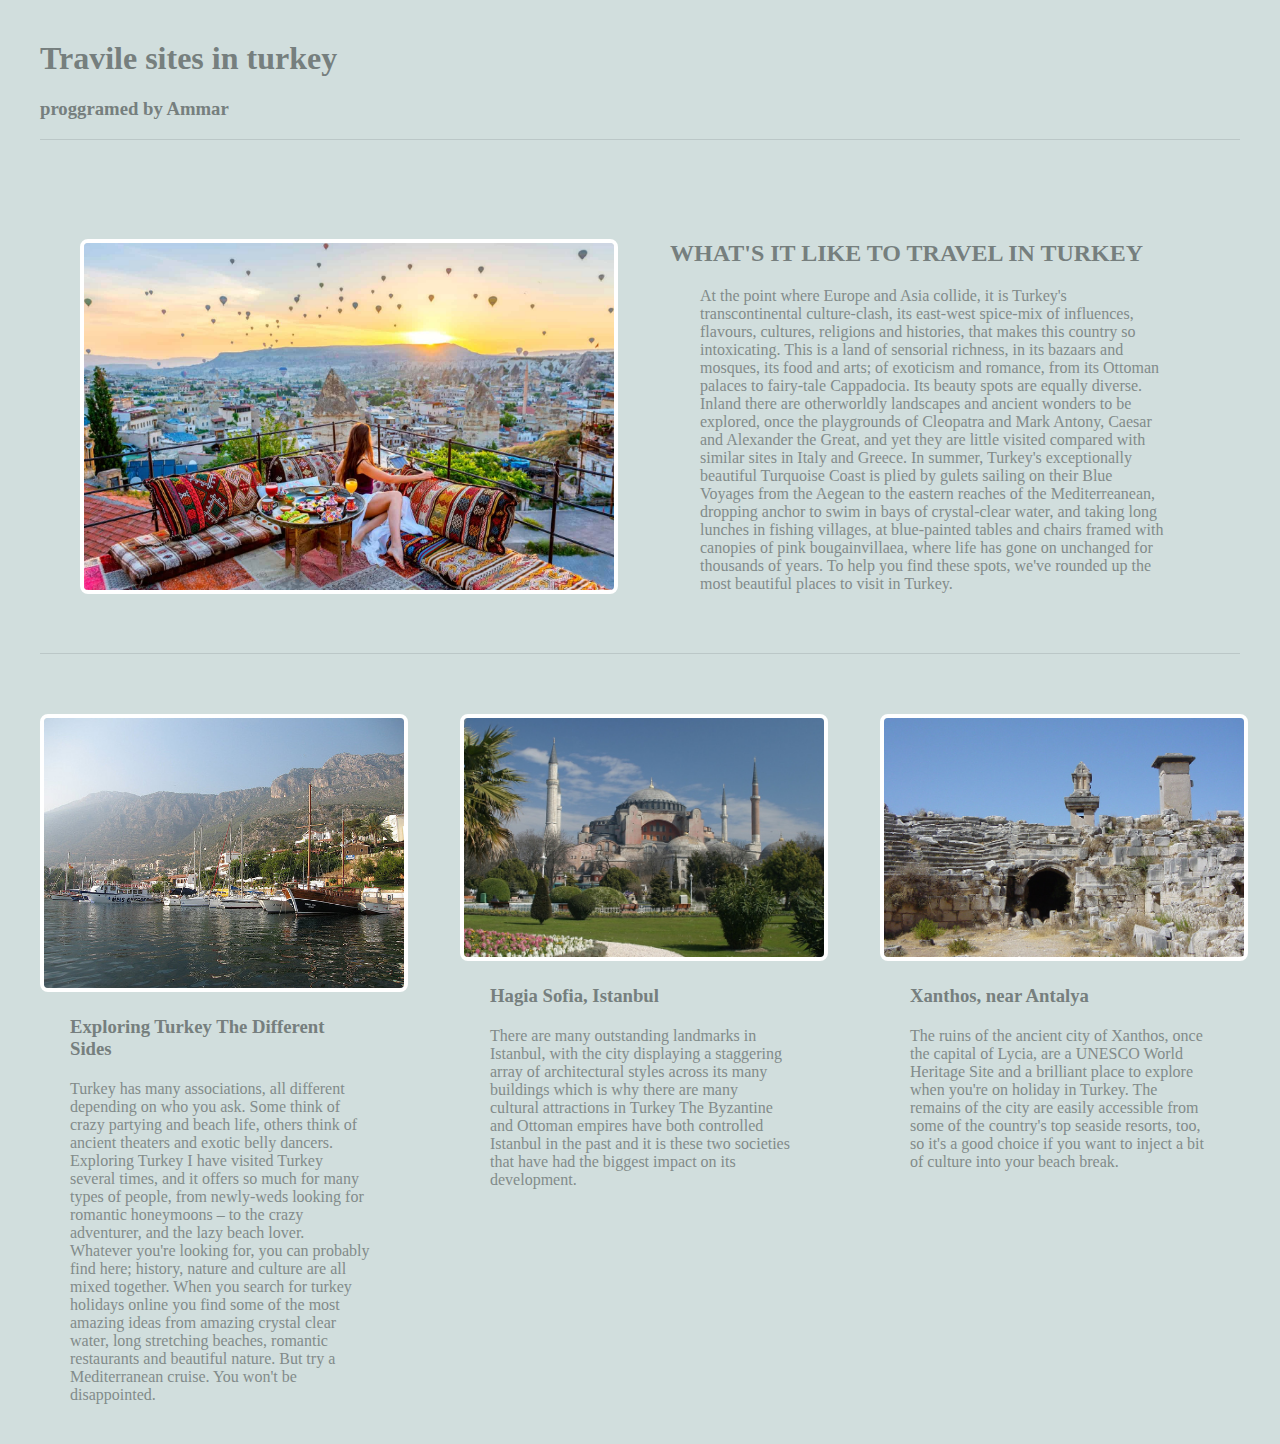
<file: Full layout 1/layout-one.html>
<!DOCTYPE html>
<html lang="en">
<head>
    <meta charset="UTF-8">
    <meta name="viewport" content="width=device-width, initial-scale=1.0">
    <title>Multi Colomn Blog Layout</title>
    <link rel="stylesheet" href="layout-one.css">
</head>
<body>
    
    <header> <h1>Travile sites in turkey</h1>
    <h3>proggramed by Ammar </h3></header>
    <main class="grid-container">
        <article class="featured">
            <img src="one.jpg" alt="the hotels in Turkey">
            <div>
                <h2>WHAT'S IT LIKE TO TRAVEL IN TURKEY</h2>
                <p>At the point where Europe and Asia collide, it is Turkey's transcontinental culture-clash, its east-west spice-mix of influences, flavours, cultures, religions and histories, that makes this country so intoxicating. This is a land of sensorial richness, in its bazaars and mosques, its food and arts; of exoticism and romance, from its Ottoman palaces to fairy-tale Cappadocia. Its beauty spots are equally diverse. Inland there are otherworldly landscapes and ancient wonders to be explored, once the playgrounds of Cleopatra and Mark Antony, Caesar and Alexander the Great, and yet they are little visited compared with similar sites in Italy and Greece. In summer, Turkey's exceptionally beautiful Turquoise Coast is plied by gulets sailing on their Blue Voyages from the Aegean to the eastern reaches of the Mediterreanean, dropping anchor to swim in bays of crystal-clear water, and taking long lunches in fishing villages, at blue-painted tables and chairs framed with canopies of pink bougainvillaea, where life has gone on unchanged for thousands of years. To help you find these spots, we've rounded up the most beautiful places to visit in Turkey.
                </p>
            </div>
        </article>
        <article>
            <img src="two.jpg" alt="Exploring Turkey The Different Sides">
            <div>
                <h3>Exploring Turkey The Different Sides</h3>
                <p>Turkey has many associations, all different depending on who you ask.

                    Some think of crazy partying and beach life, others think of ancient theaters and exotic belly dancers.
                    
                    Exploring Turkey
                    
                    I have visited Turkey several times, and it offers so much for many types of people, from newly-weds looking for romantic honeymoons – to the crazy adventurer, and the lazy beach lover.
                    
                    Whatever you're looking for, you can probably find here; history, nature and culture are all mixed together.
                    
                    When you search for turkey holidays online you find some of the most amazing ideas  from amazing crystal clear water, long stretching beaches, romantic restaurants and beautiful nature.
                    
                    But try a Mediterranean cruise.
                    
                    You won't be disappointed.</p>
            </div>
        </article>
        <article>
            <img src="three.jpg" alt="Hagia Sofia, Istanbul">
            <h3>Hagia Sofia, Istanbul</h3>
            <p>There are many outstanding landmarks in Istanbul, with the city displaying a staggering array of architectural styles across its many buildings which is why there are many cultural attractions in Turkey

                The Byzantine and Ottoman empires have both controlled Istanbul in the past and it is these two societies that have had the biggest impact on its development.</p>
        </article>
        <article>
            <img src="four.jpg" alt="Xanthos, near Antalya">
            <h3>Xanthos, near Antalya</h3>
            <p>The ruins of the ancient city of Xanthos, once the capital of Lycia, are a UNESCO World Heritage Site and a brilliant place to explore when you're on holiday in Turkey.

                The remains of the city are easily accessible from some of the country's top seaside resorts, too, so it's a good choice if you want to inject a bit of culture into your beach break.</p>
        </article>
    </main>
</body>
</html>
</file>
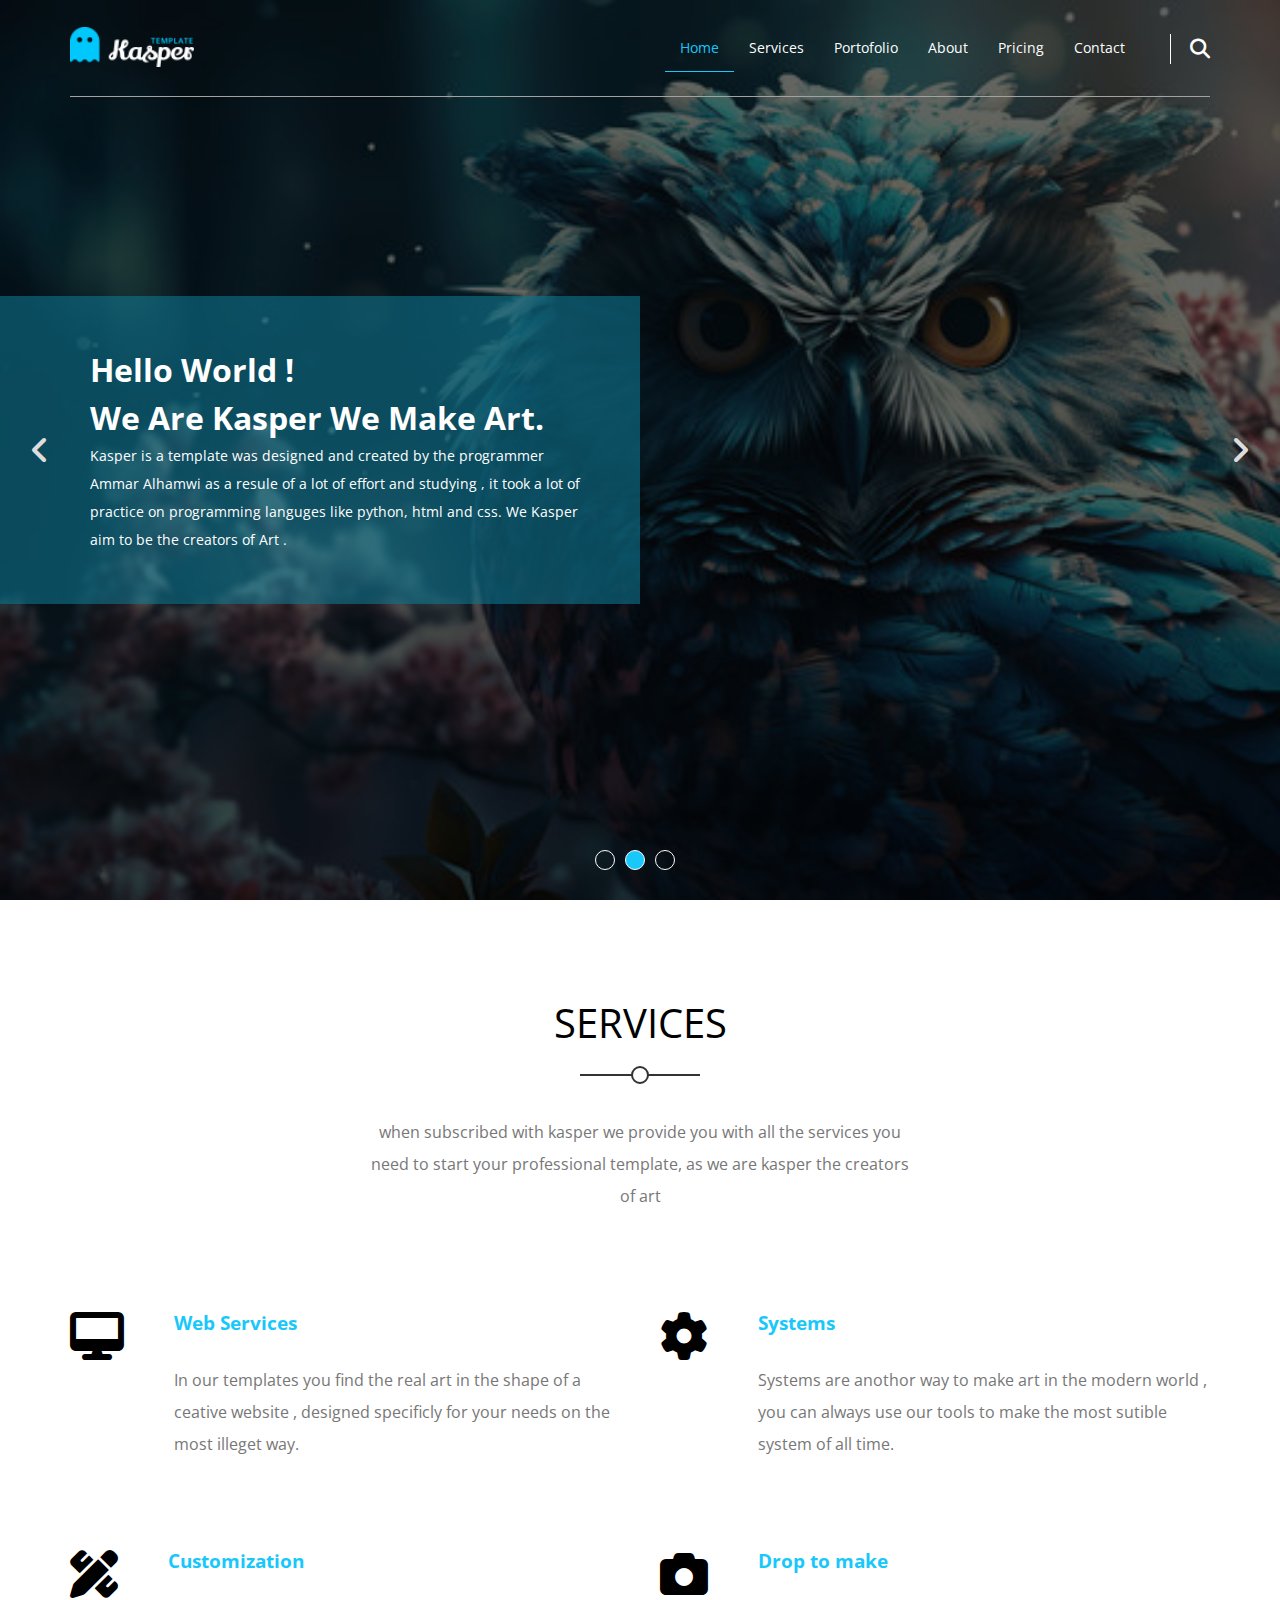
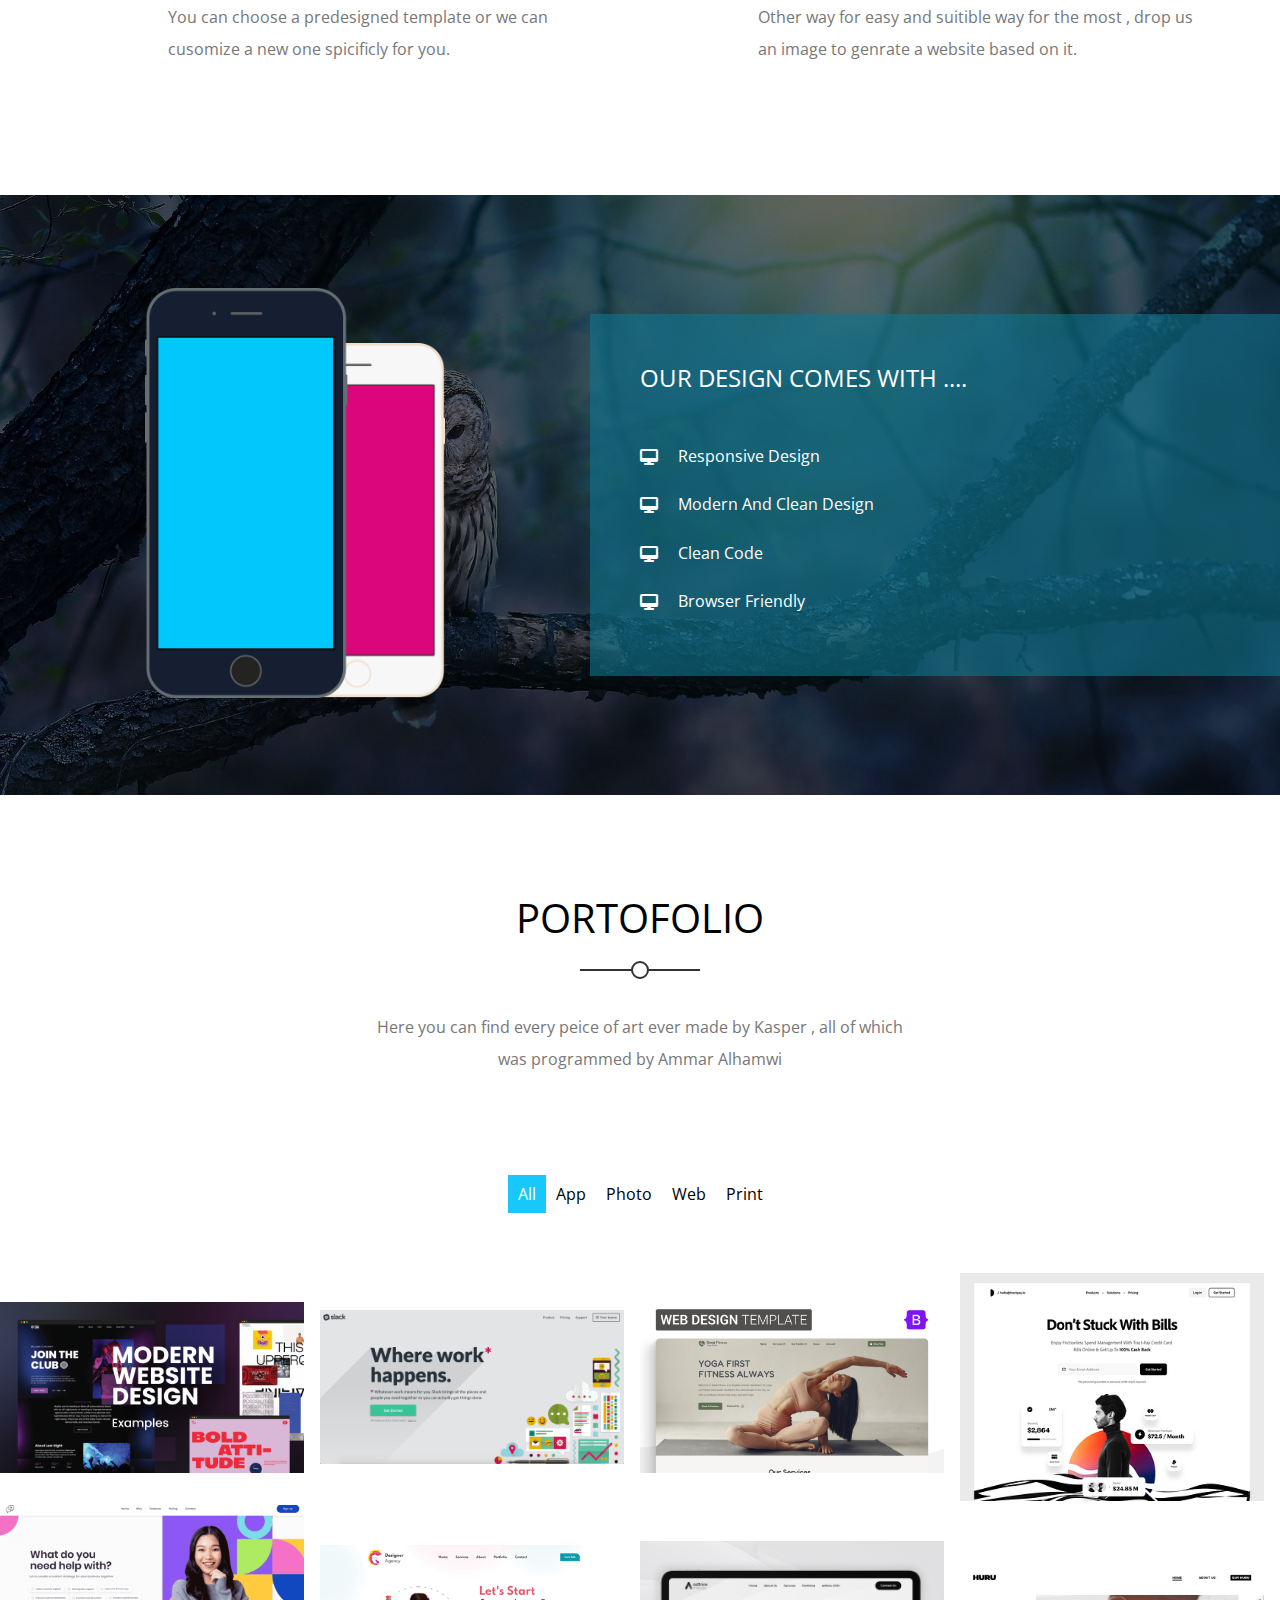
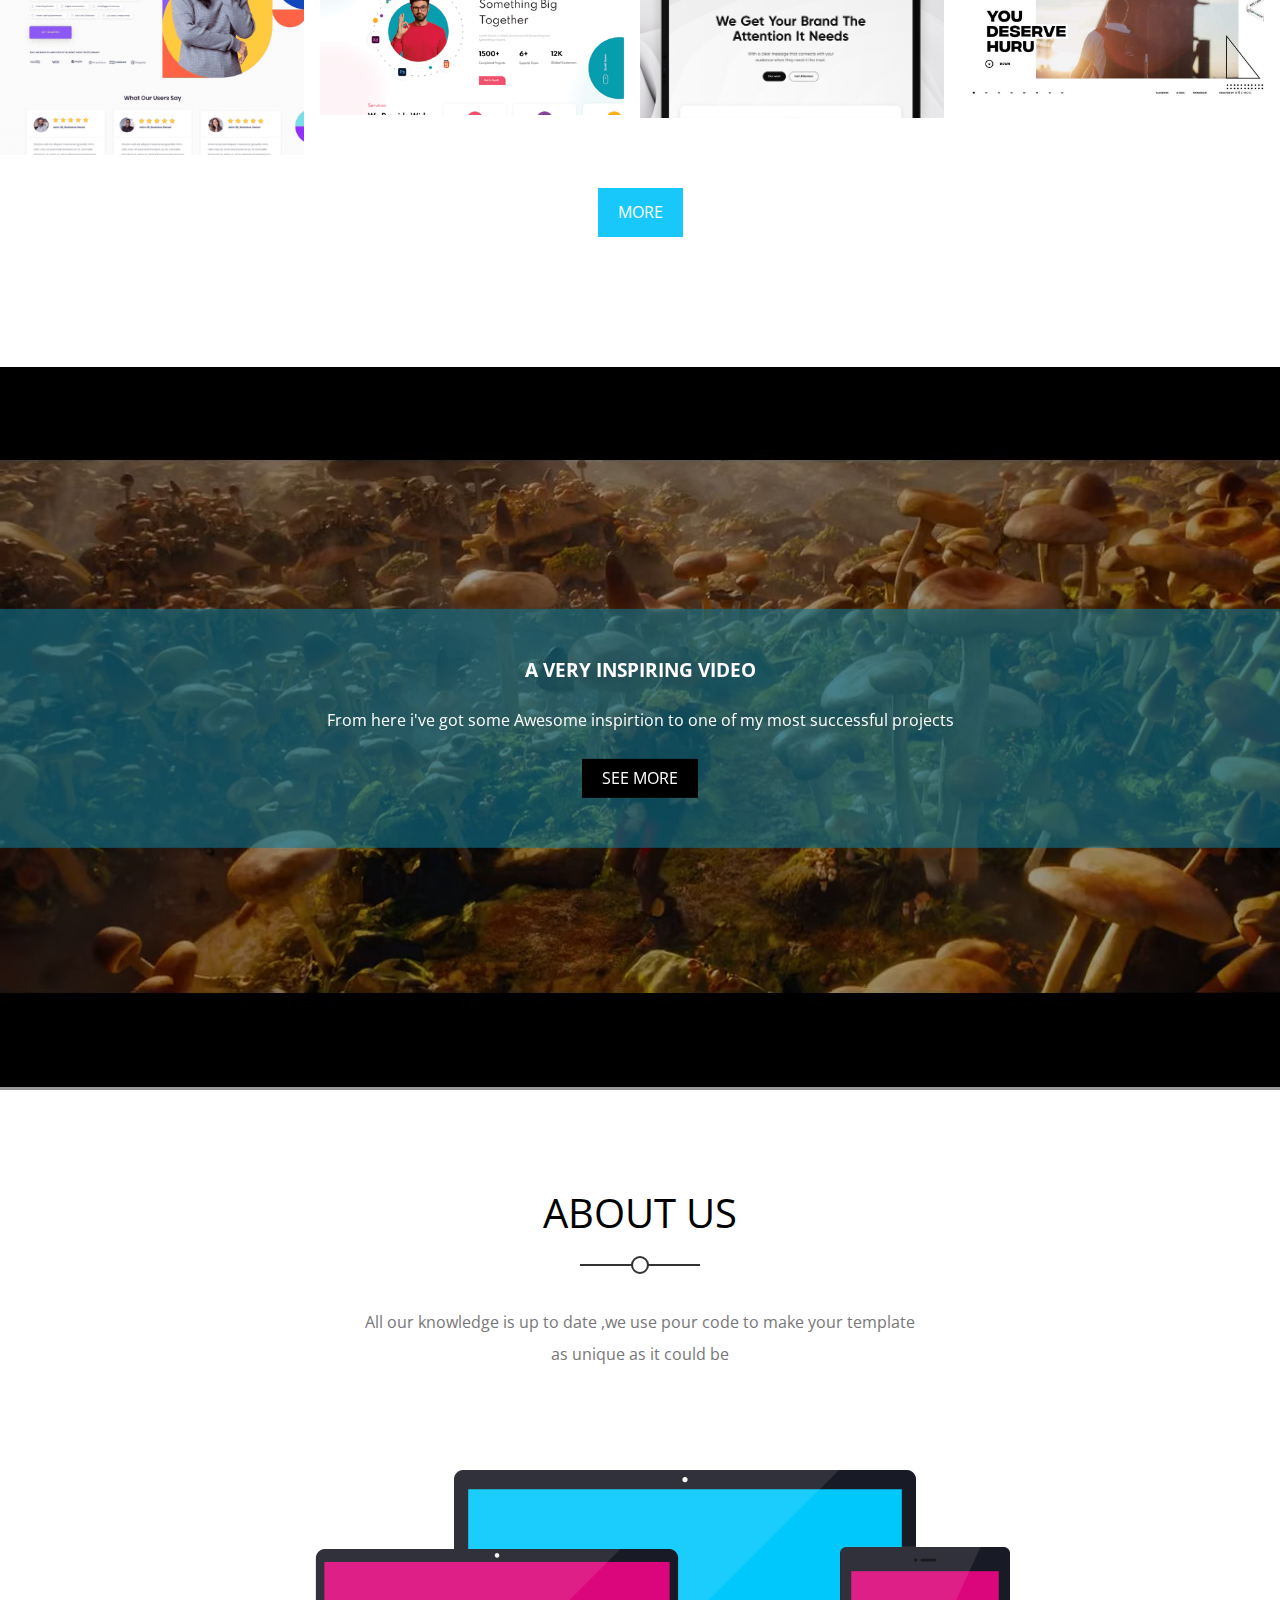
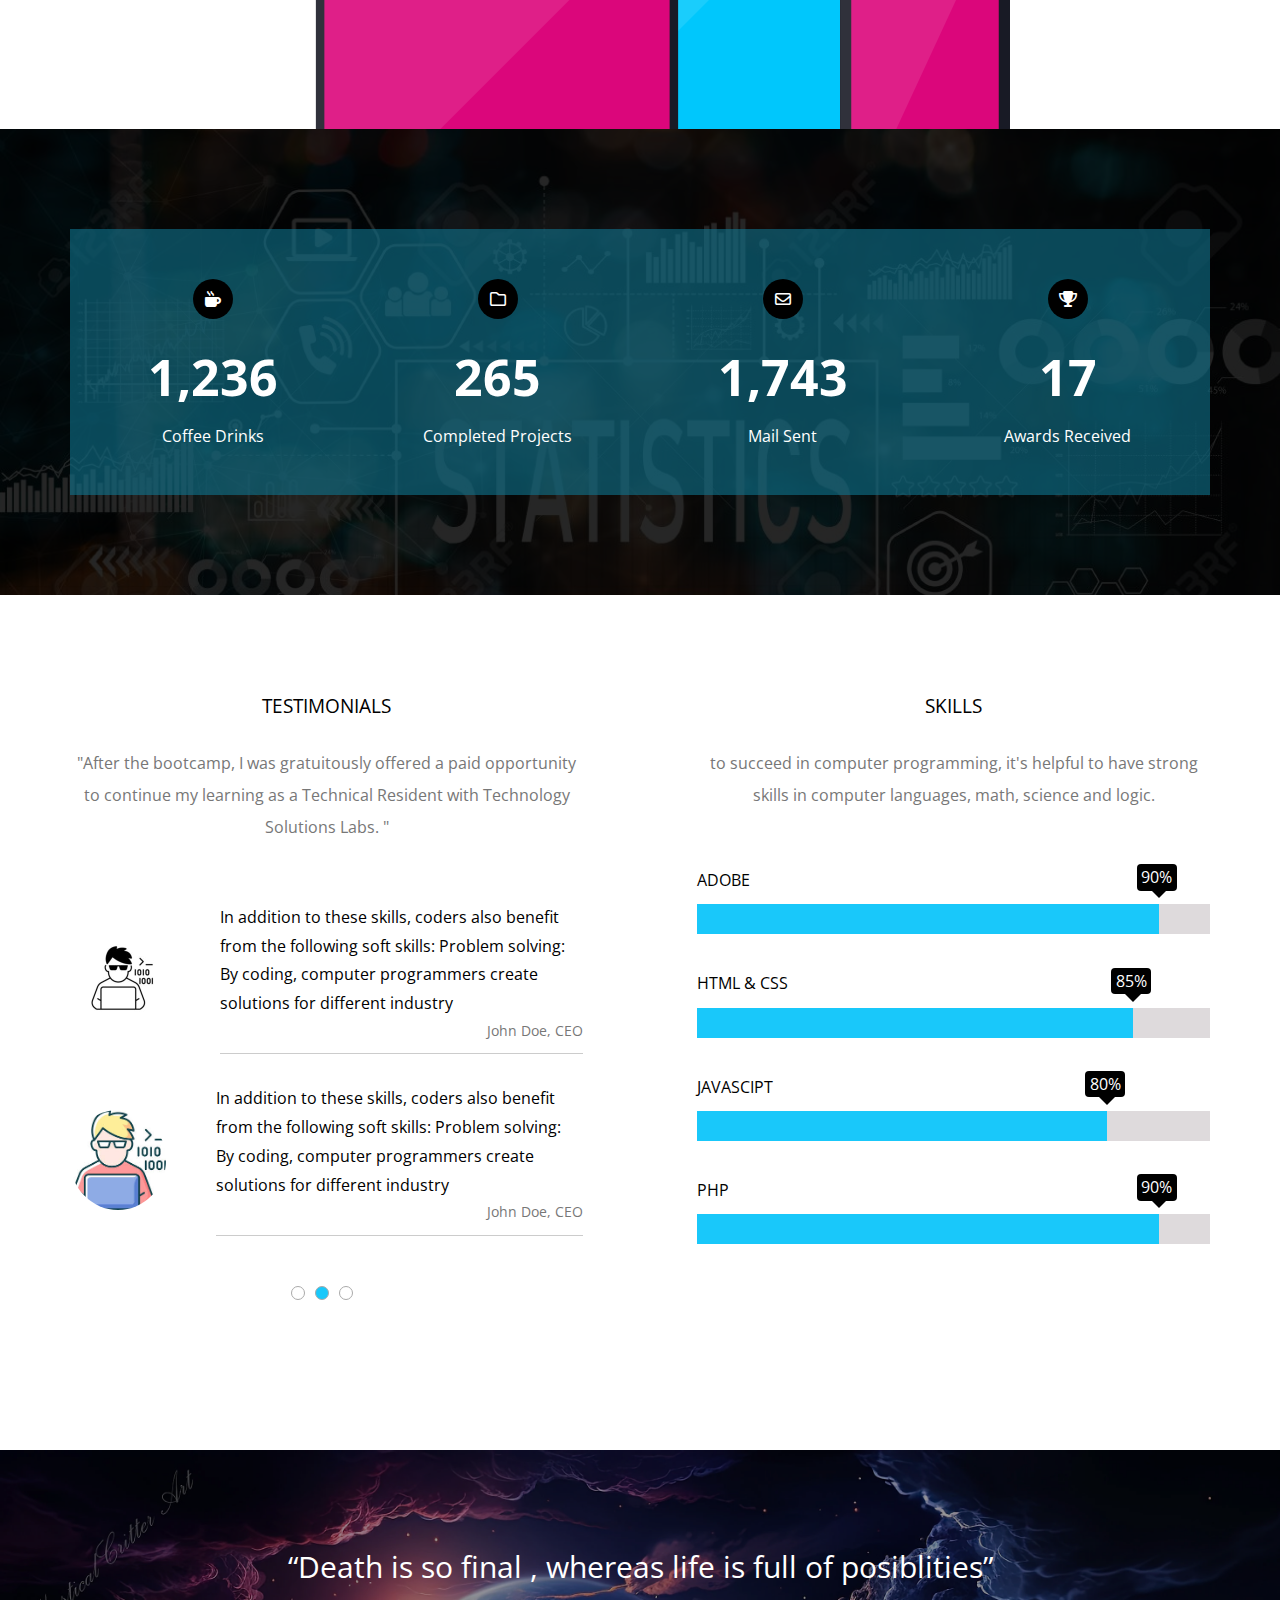
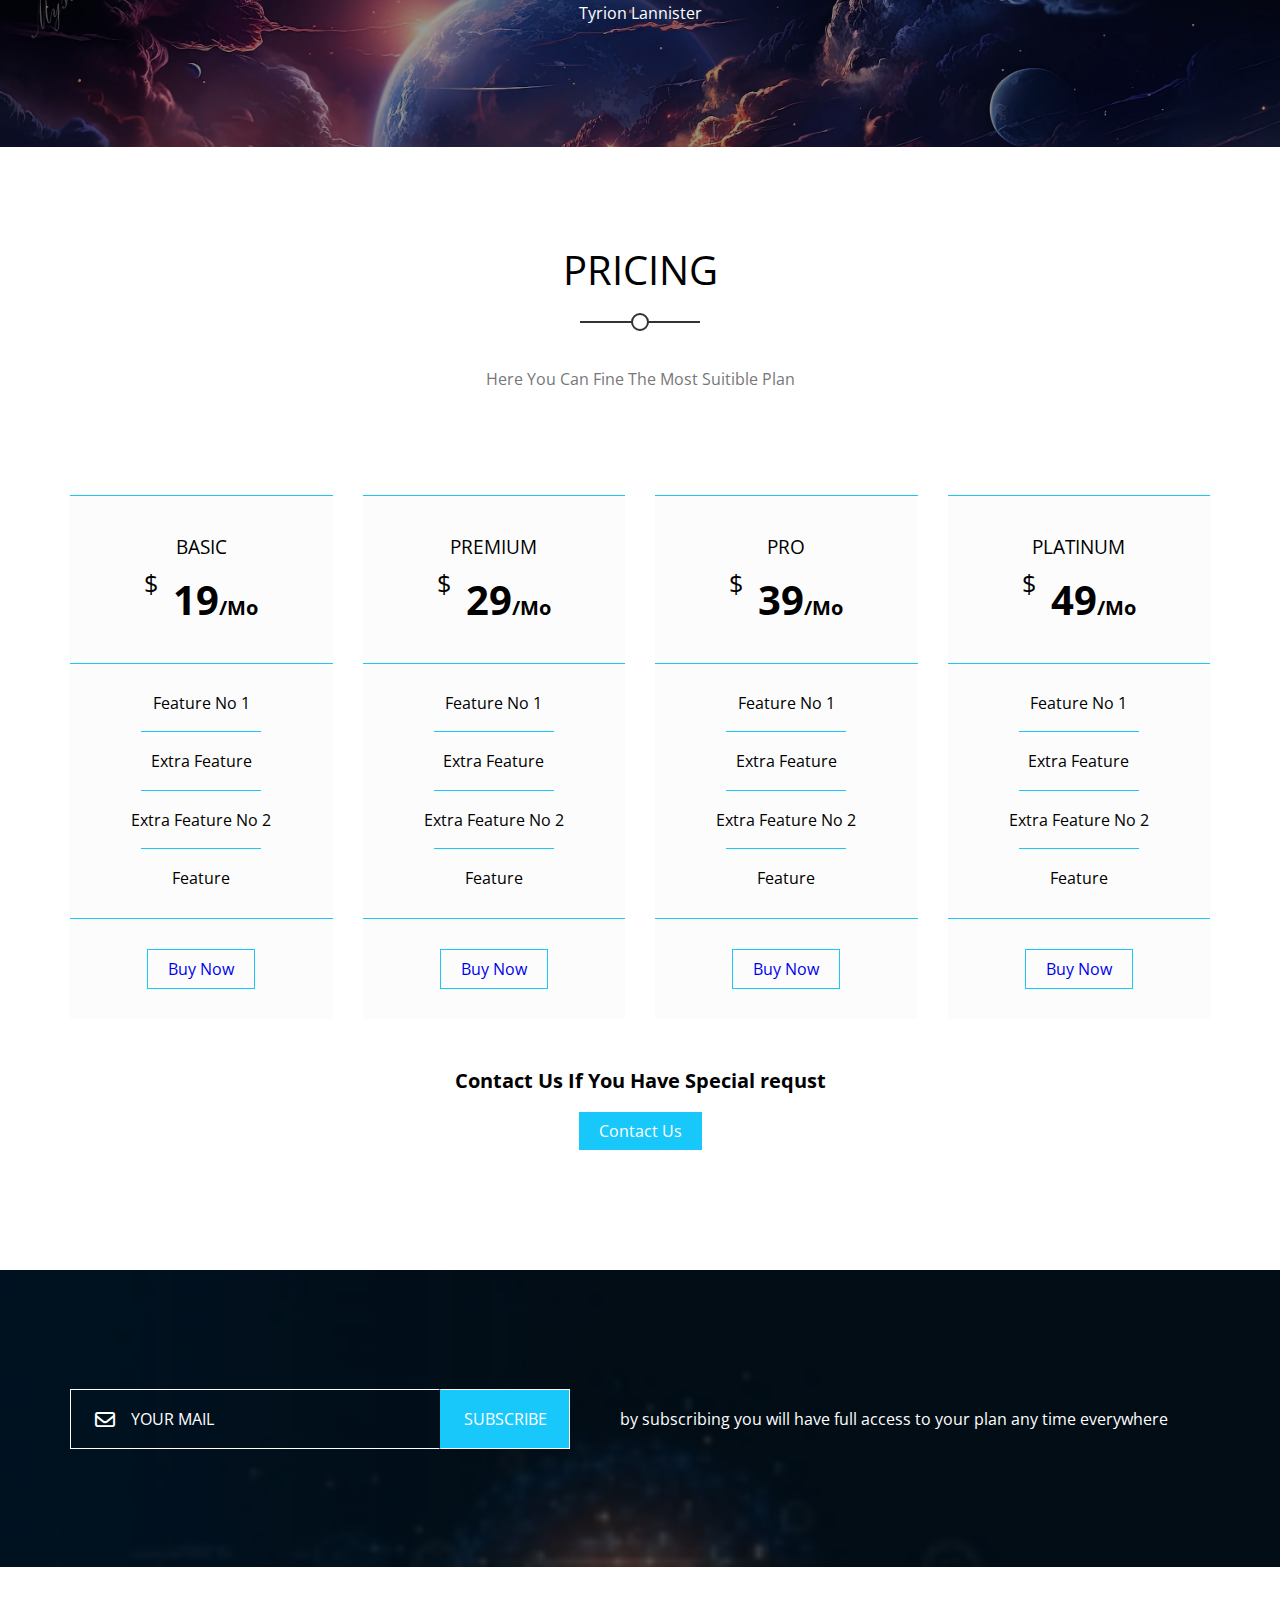
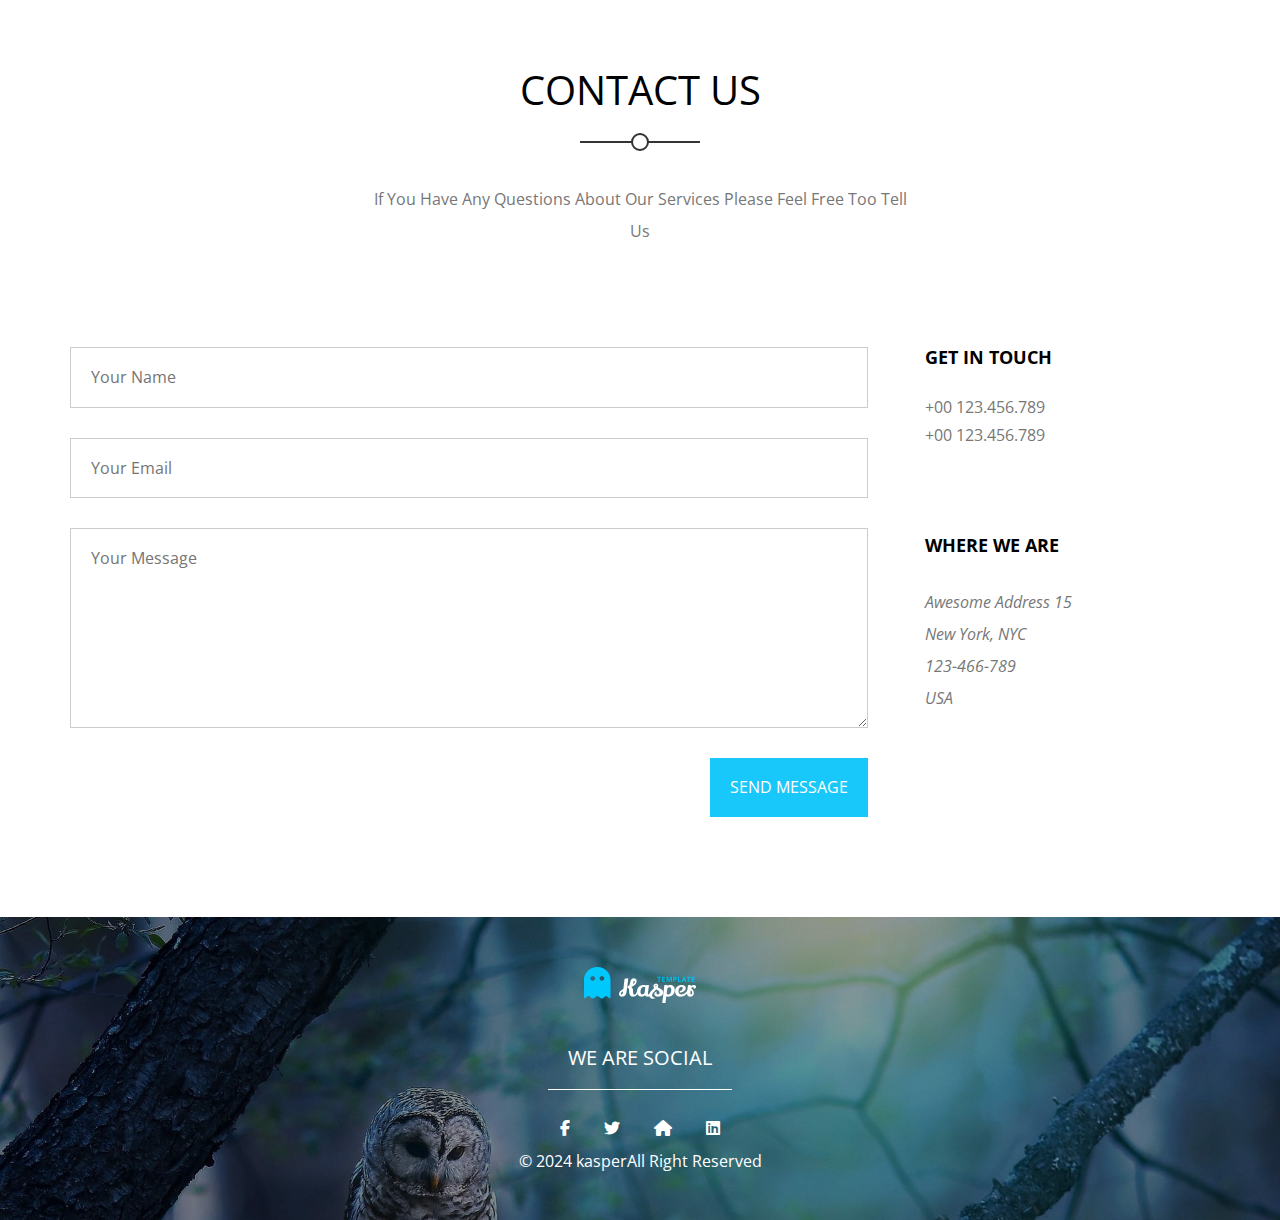
<file: kasper/kasper.html>
<!DOCTYPE html>
<html lang="en">
<head>
    <meta charset="UTF-8">
    <meta name="viewport" content="width=device-width, initial-scale=1.0">
    <title>Kasper | Template Two </title>
    <!-- main template css file -->
    <!-- <link rel="stylesheet" href="./css/kasper.css"> -->
    <!-- its best practice to keep the main css file in the last so it over
    write on the others and in the same time no file can over write on it -->
    <!-- render all elements normally -->
    <link rel="stylesheet" href="./css/all.min.css">
    <!-- font awesome library -->
    <link rel="stylesheet" href="./css/normalize.css">
     <!-- main template css file -->
    <link rel="stylesheet" href="./css/kasper.css">
    <!-- Google fonts full axis -->
    <link rel="preconnect" href="https://fonts.googleapis.com">
<link rel="preconnect" href="https://fonts.gstatic.com" crossorigin>
<link href="https://fonts.googleapis.com/css2?family=Open+Sans:ital,wdth,wght@0,75..100,300..800;1,75..100,300..800&display=swap" rel="stylesheet">
</head>
<body>
    <!-- Start Header -->
     <!-- <a href=""></a>  a is a tag for the link-->
    <header>
        <div class="container">
            <a href="#" class="logo">
                <img src="./images/logo (1).png" alt="Logo">
            </a>
            <nav>
                <i class="fas fa-bars toggle-menu"></i>
                <!-- the name of the icon is fas.fa-bars and the rest is a class tittle -->
                <ul>
                    <li><a class="active" href="#">Home</a></li>
                    <li><a href="#">Services</a></li>
                    <li><a href="#">Portofolio</a></li>
                    <li><a href="#">About</a></li>
                    <li><a href="#">Pricing</a></li>
                    <li><a href="#">Contact</a></li>
                </ul>
                <div class="form">
                    <i class="fas fa-search"></i>
                </div>
            </nav>
        </div>
    </header>
    <!-- End Header -->
    <!-- Start Landing -->
    <div class="landing">
        <div class="over-lay"></div>
        <div class="text">
            <div class="content">
                <h2>Hello World ! <br>We Are Kasper We Make Art.</h2>
                <p> Kasper is a template was designed and created by the programmer Ammar Alhamwi as a resule of a lot of 
                    effort and studying , it took a lot of practice on programming languges like python, html  and css.
                    We Kasper aim to be the creators of Art .
                </p>
            </div>    
        </div>
        <i class="fas fa-angle-left change-background fa-2x"></i>
        <!-- fa-2x is a class means font size bold or a bit bigger -->
        <i class="fas fa-angle-right change-background fa-2x"></i>
        <ul class="bullets">
            <li></li>
            <li class="active"></li>
            <li></li>
        </ul>
    </div>
    <!-- End Landing -->
    <!-- Start Services -->
    <div class="services">
        <div class="container">
            <!-- the reseon of using a container here but not everywhere in the design is 
            because this section is following the grid system but the others don't -->
            <div class="main-heading">
                <h2>Services</h2>
                <p>when subscribed with kasper we provide you with all the services you need to start your professional template, as we are kasper the creators of art </p>
            </div>
            <div class="services-container">
                <div class="srv-box">
                    <i class="fas fa-desktop fa-3x"></i>
                    <div class="text">
                        <h3>Web Services</h3>
                        <p>In our templates you find the real art in the shape of a ceative website , designed specificly for your needs on the most
                            illeget way.
                        </p>
                    </div>
                </div>
                <div class="srv-box">
                    <i class="fas fa-cog fa-3x"></i>
                    <div class="text">
                        <h3>Systems</h3>
                        <p>Systems are anothor way to make art in the modern world , you can always use our tools to make the most sutible system of 
                            all time. 
                        </p>
                    </div>
                </div>
                <div class="srv-box">
                    <i class="fas fa-pencil-ruler fa-3x"></i>
                    <div class="text">
                        <h3>Customization</h3>
                        <p>You can choose a predesigned template or we can cusomize a new one spicificly for you.
                        </p>
                    </div>
                </div>
                <div class="srv-box">
                    <i class="fas fa-camera fa-3x"></i>
                    <div class="text">
                        <h3>Drop to make</h3>
                        <p>Other way for easy and suitible way for the most , drop us an image to genrate a website based on it.
                        </p>
                    </div>
                </div>
            </div>
        </div>
    </div>
    <!-- End Services -->
    <!-- Start Design  -->
    <div class="design">
        <div class="image">
            <img src="./images/mobile.png" alt="Mobile">
        </div>
        <div class="text">
            <h2>Our Design Comes With ....</h2>
            <ul>
                <li>Responsive Design</li>
                <li>Modern And Clean Design</li>
                <li>Clean Code</li>
                <li>Browser Friendly</li>
            </ul>
        </div>
    </div>
    <!-- End Design  -->
    <!-- Start portofolio -->
    <div class="portofolio">
        <div  class="container">
            <div class="main-heading">
                <h2>Portofolio</h2>
                <p>Here you can find every peice of art ever made by Kasper , all of which was programmed by Ammar Alhamwi</p>
            </div>
            <ul class="shuffle">
                <li class="active">All</li>
                <li>App</li>
                <li>Photo</li>
                <li>Web</li>
                <li>Print</li>
            </ul>
        </div>
        <div class="images-container">
            <!-- box one -->
            <div class="box">
                <img src="./images/box-1.jpg" alt="">
                <div class="caption">
                    <h4>MODERN WEBSITES DESIGN</h4>
                    <p>Join The Club</p>
                </div>
            </div>
             <!-- box two -->
             <div class="box">
                <img src="./images/box-2.png" alt="">
                <div class="caption">
                    <h4>WHERE WORK HAPPENS</h4>
                    <p>What ever work means for you , Get Started</p>
                </div>
            </div> <!-- box three -->
            <div class="box">
                <img src="./images/box-3.png" alt="">
                <div class="caption">
                    <h4>YOGA FIRST</h4>
                    <p>Fitness Always</p>
                </div>
            </div> <!-- box four -->
            <div class="box">
                <img src="./images/box-4.png" alt="">
                <div class="caption">
                    <h4>FINANCE</h4>
                    <p>Don't Stuck With Bills</p>
                </div>
            </div> <!-- box five -->
            <div class="box">
                <img src="./images/box-5.png" alt="">
                <div class="caption">
                    <h4>BETTER HELP</h4>
                    <p>What Do You Need Help With</p>
                </div>
            </div> <!-- box six -->
            <div class="box">
                <img src="./images/box-6.png" alt="">
                <div class="caption">
                    <h4>DESIGNER AGENCY</h4>
                    <p>Let's Start Something Big Together</p>
                </div>
            </div> <!-- box seven -->
            <div class="box">
                <img src="./images/box-7.jpg" alt="">
                <div class="caption">
                    <h4>ADTRIOX MEDIA</h4>
                    <p>We Get Your Brand The Attention It Needs</p>
                </div>
            </div> <!-- box eight -->
            <div class="box">
                <img src="./images/box-8.jpg" alt="">
                <div class="caption">
                    <h4>HURU</h4>
                    <p>You DEserve HURU</p>
                </div>
            </div>
            <!-- End OF Boxes -->
        </div>
        <a href="#" class="more">More</a>
    </div>
    <!-- Start portofolio -->
    <!-- Start Video -->
<div class="video">
    <video autoplay muted loop>
        <source src="./videos/video.mp4" type="video/mp4">
    </video>
    <div class="text">
        <h3>A Very Inspiring Video</h3>
        <p>From here i've got some Awesome inspirtion to one of my most successful projects</p>
        <button>See More</button>
    </div>
</div>
    <!-- End Video -->
    <!-- Start About -->
<div class="about">
    <div class="container">
        <div class="main-heading">
            <h2>About Us</h2>
            <p>All our knowledge is up to date
                ,we use pour code to make your
                 template as unique as it could be
            </p>
        </div>
        <div class="image">
            <img src="./images/about.png" alt="">
        </div>
    </div>
</div>
    <!-- End About -->
<!-- Start Stats *Statistics section* -->
<div class="statistics">
    <div class="container">
        <!-- box-1 -->
        <div class="box">
            <i class="fas fa-mug-hot"></i>
            <div class="number">1,236</div>
            <p>Coffee Drinks</p>
        </div>
        <!-- box-2 -->
        <div class="box">
            <i class="far fa-folder"></i>
            <div class="number">265</div>
            <p>Completed Projects</p>
        </div>
        <!-- box-3 -->
        <div class="box">
            <i class="far fa-envelope"></i>
            <div class="number">1,743</div>
            <p>Mail Sent</p>
        </div>
        <!-- box-4 -->
        <div class="box">
            <i class="fas fa-trophy"></i>
            <div class="number">17</div>
            <p>Awards Received</p>
        </div>
    </div>
</div>
<!-- End Stats *Statistics section* -->
<!-- Start Skills -->
<div class="our-skills">
    <div class="container">
        <div class="testimonials">
            <h3>Testimonials</h3>
            <p>"After the bootcamp, I was gratuitously offered a paid opportunity to continue my learning as a Technical Resident with Technology Solutions Labs. "</p>
                <!-- content one -->
            <div class="content">
                <img src="./images/avatar-1.jpg" alt="">
                <div class="text">
                    In addition to these skills, coders also benefit from the following soft skills: Problem solving: By coding, computer programmers create solutions for different industry 
                    <p>John Doe, CEO</p>
                </div>
                
            </div>
            <!-- content two -->
            <div class="content">
                <img src="./images/avatar-2.jpg" alt="">
                <div class="text">
                    In addition to these skills, coders also benefit from the following soft skills: Problem solving: By coding, computer programmers create solutions for different industry 
                    <p>John Doe, CEO</p>
                </div>
                
            </div>
            <!-- swich bullets -->
            <ul class="bullets">
                <li></li>
                <li class="active"></li>
                <li></li>
            </ul>
        </div>
        <div class="skills">
            <h3>Skills</h3>
            <p>to succeed in computer programming, it's helpful to have strong skills in computer languages, math, science and logic.</p>
            <!-- progress bar one -->
            <div class="progress-bar">
                <h4>Adobe</h4>
                <div class="prog">
                    <span style="width: 90%;" data-progress="90%"></span>
                    <!-- why did we use an inline style ?
                    the progress bar has a value and its not static which mean it could change by a programming way 
                    so we can't relay on the css in an external file to do that 
                    the reson is the programming languege won't have access to the value but it will have access if 
                    it was written in the html file -->
                </div>
            </div>
            <!-- progress bar two -->
            <div class="progress-bar">
                <h4>HTML &amp; CSS</h4>
                <div class="prog">
                    <span style="width: 85%;" data-progress="85%"></span>
                </div>
            </div>
            <!-- progress bar three -->
            <div class="progress-bar">
                <h4>JavaScipt</h4>
                <div class="prog">
                    <span style="width: 80%;" data-progress="80%"></span>
                </div>
            </div>
            <!-- progress bar four -->
            <div class="progress-bar">
                <h4>Php</h4>
                <div class="prog">
                    <span style="width: 90%;" data-progress="90%"></span>
                </div>
            </div>
        </div>
    </div>
</div>
<!-- End Skills -->
<!-- Start Quote -->
<div class="quote">
    <div class="container">
        <q>Death is so final , whereas life is full of posiblities</q>
        <span> Tyrion Lannister</span>
    </div>
</div>
<!-- End Quote -->
<!-- Start Priceing -->
<div class="pricing">
    <div class="container">
        <div class="main-heading">
            <h2>PRICING</h2>
            <p>Here You Can Fine The Most Suitible Plan</p>
        </div>
        <div class="plans">
            <div class="plan">
                <div class="head">
                    <h3>Basic</h3>
                    <span>19</span>
                </div>
                <ul>
                    <li>Feature No 1</li>
                    <li>Extra Feature</li>
                    <li>Extra Feature No 2</li>
                    <li>Feature</li>
                </ul>
                <div class="foot">
                    <a href="#">Buy Now</a>
                </div>
            </div>

            <div class="plan">
                <div class="head">
                    <h3>PREMIUM</h3>
                    <span>29</span>
                </div>
                <ul>
                    <li>Feature No 1</li>
                    <li>Extra Feature</li>
                    <li>Extra Feature No 2</li>
                    <li>Feature</li>
                </ul>
                <div class="foot">
                    <a href="#">Buy Now</a>
                </div>
            </div>

            <div class="plan">
                <div class="head">
                    <h3>Pro</h3>
                    <span>39</span>
                </div>
                <ul>
                    <li>Feature No 1</li>
                    <li>Extra Feature</li>
                    <li>Extra Feature No 2</li>
                    <li>Feature</li>
                </ul>
                <div class="foot">
                    <a href="#">Buy Now</a>
                </div>
            </div>

            <div class="plan">
                <div class="head">
                    <h3>Platinum</h3>
                    <span>49</span>
                </div>
                <ul>
                    <li>Feature No 1</li>
                    <li>Extra Feature</li>
                    <li>Extra Feature No 2</li>
                    <li>Feature</li>
                </ul>
                <div class="foot">
                    <a href="#">Buy Now</a>
                </div>
            </div>
        </div>
        <p class="contact-text">Contact Us If You Have Special requst</p>
        <a class="contact-link" href="#">Contact Us</a>
    </div>
</div>
<!-- End Priceing -->
<!-- Start subscription -->
<div class="subscribe">
    <div class="container">
        <form action="">
            <i class="far fa-envelope fa-lg"></i>
            <input type="email" name="mail" placeholder="YOUR MAIL">
            <input type="submit" value="subscribe">
        </form>
        <p>by subscribing you will have full access to your plan any time everywhere</p>
    </div>
</div>
<!-- End subscription -->
<!-- Start contact  -->
<div class="contact">
    <div class="container">
        <div class="main-heading">
            <h2>Contact Us</h2>
            <p>If You Have Any Questions About Our Services Please Feel Free Too Tell Us</p>
        </div>
        <div class="content">
            <form action="">
                <input class="main-input" type="text" name="name" placeholder="Your Name">
                <input class="main-input" type="email" name="mail" placeholder="Your Email">
                <textarea class="main-input" name="message"  placeholder="Your Message" ></textarea>
                <input type="submit" value="Send Message">
            </form>
            <div class="info">
                <h4>Get In Touch</h4>
                <span class="phone">+00 123.456.789</span>
                <span class="phone">+00 123.456.789</span>
                <h4>Where We Are</h4>
                <address>
                    Awesome Address 15 <br>New York, NYC <br> 123-466-789 <br>USA
                </address>
            </div>
        </div>
    </div>
</div>        
<!-- End contact  -->
<!-- Start Footer -->
<div class="footer">
    <div class="container">
        <img src="./images/logo (1).png" alt="">
        <p>We Are Social</p>
        <div class="social-icons">
            <i class="fab fa-facebook-f"></i>
            <i class="fab fa-twitter"></i>
            <i class="fas fa-home"></i>
            <i class="fab fa-linkedin"></i>
        </div>
        <p class="copyright">&copy; 2024 <span>kasper</span>All Right Reserved</p>
    </div>
</div>
<!-- End Footer -->
</body>
</html>
</file>
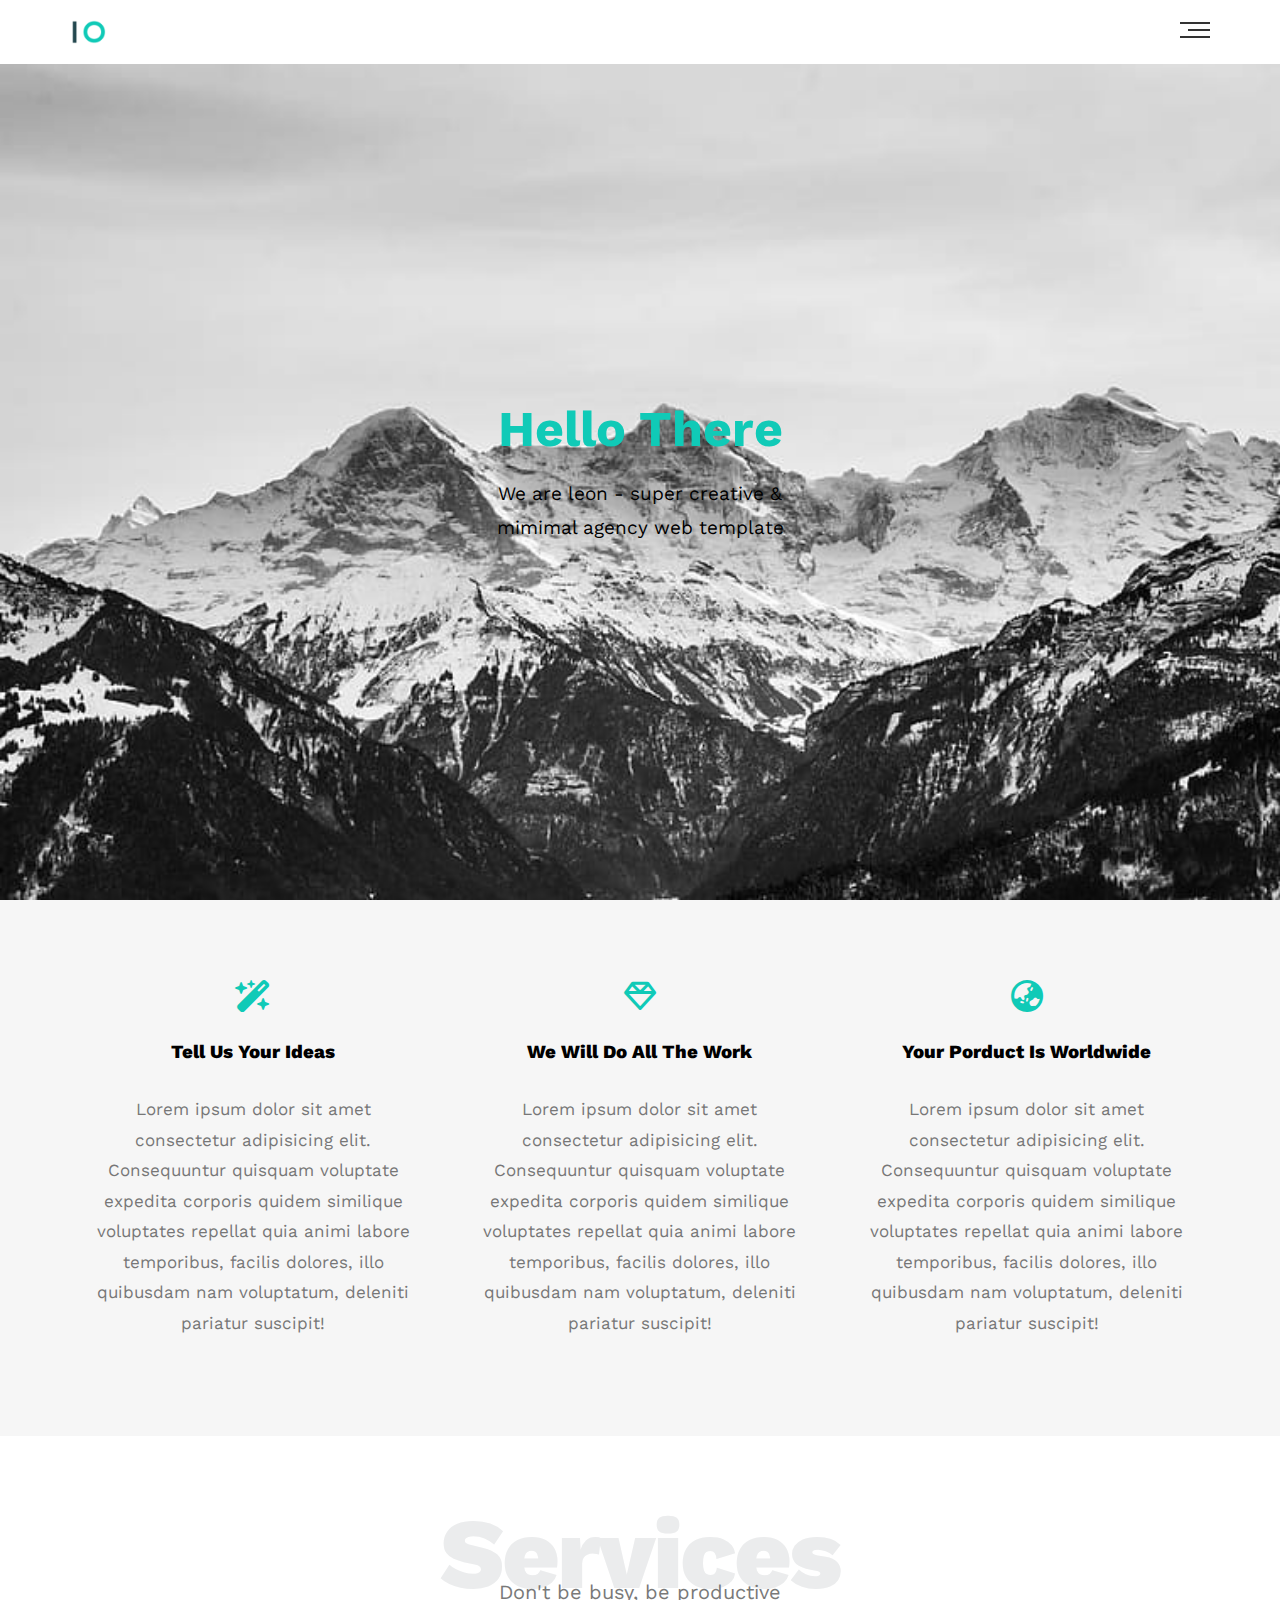
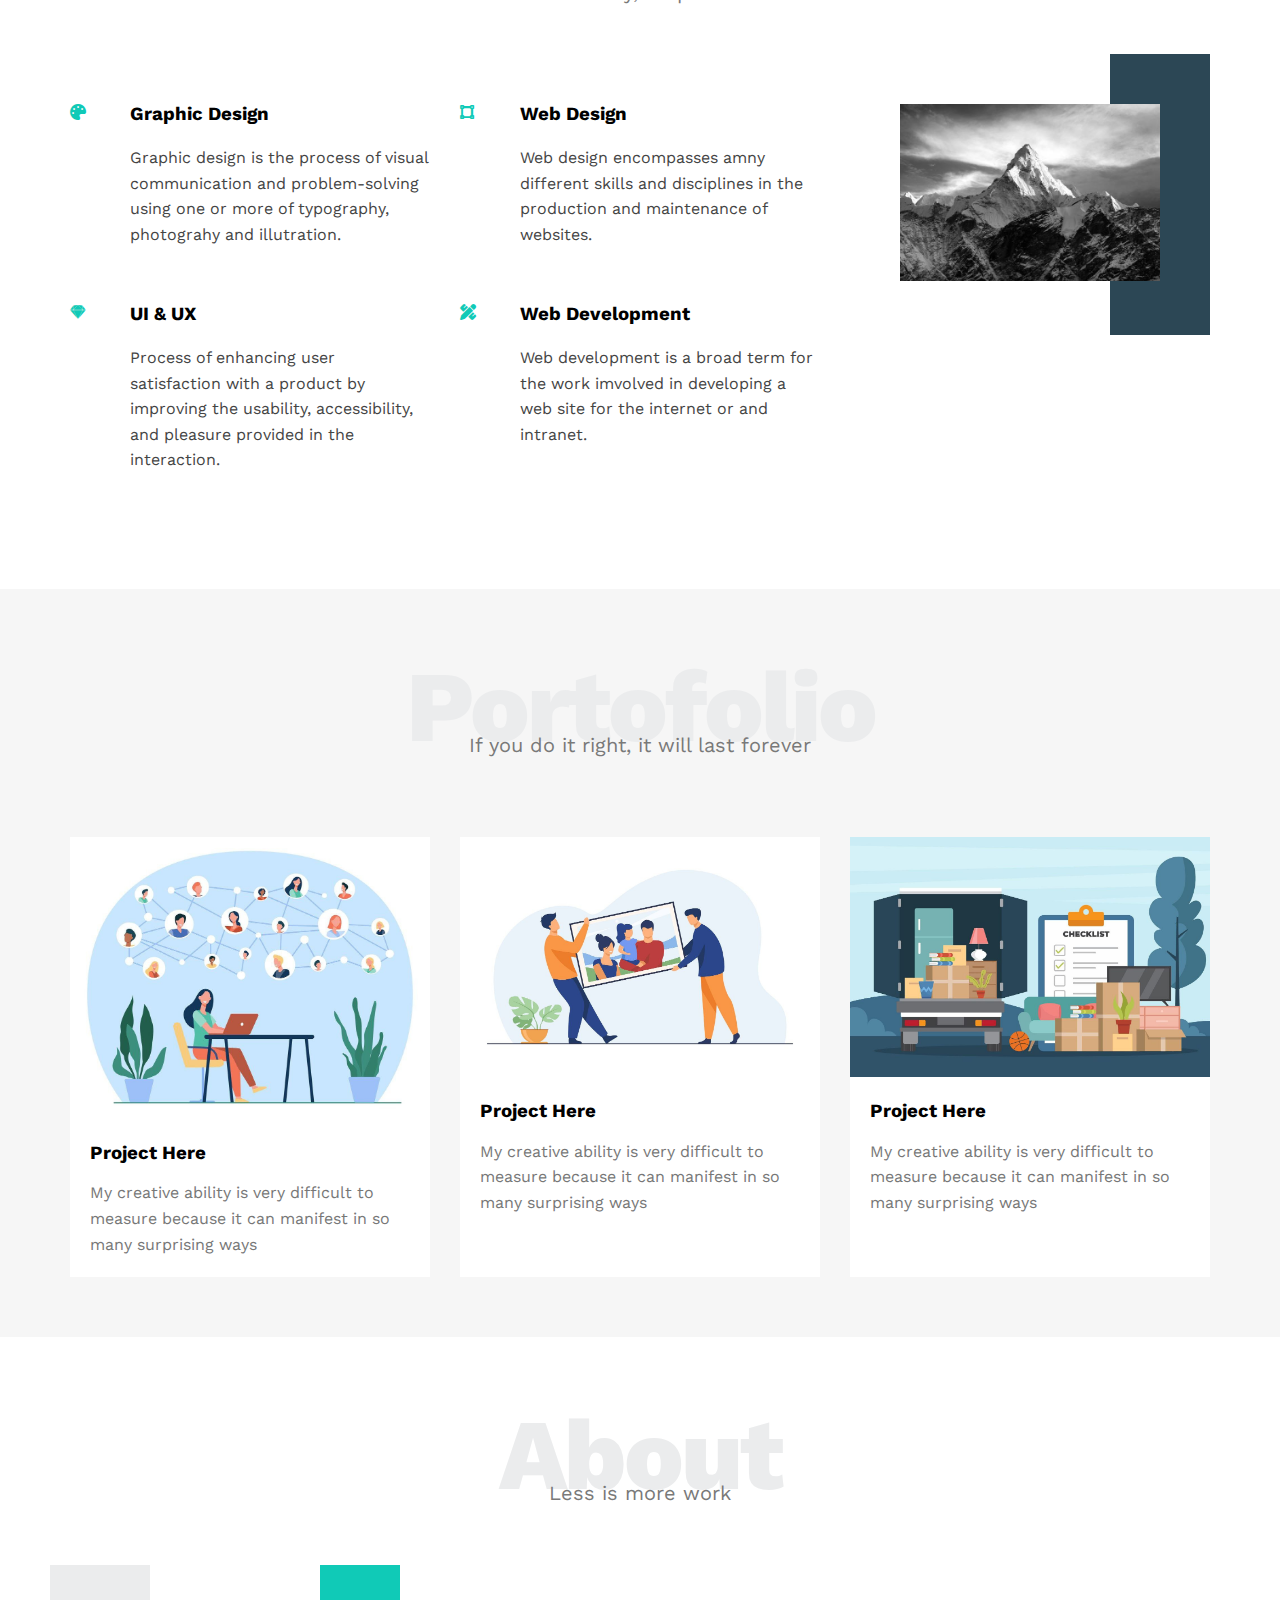
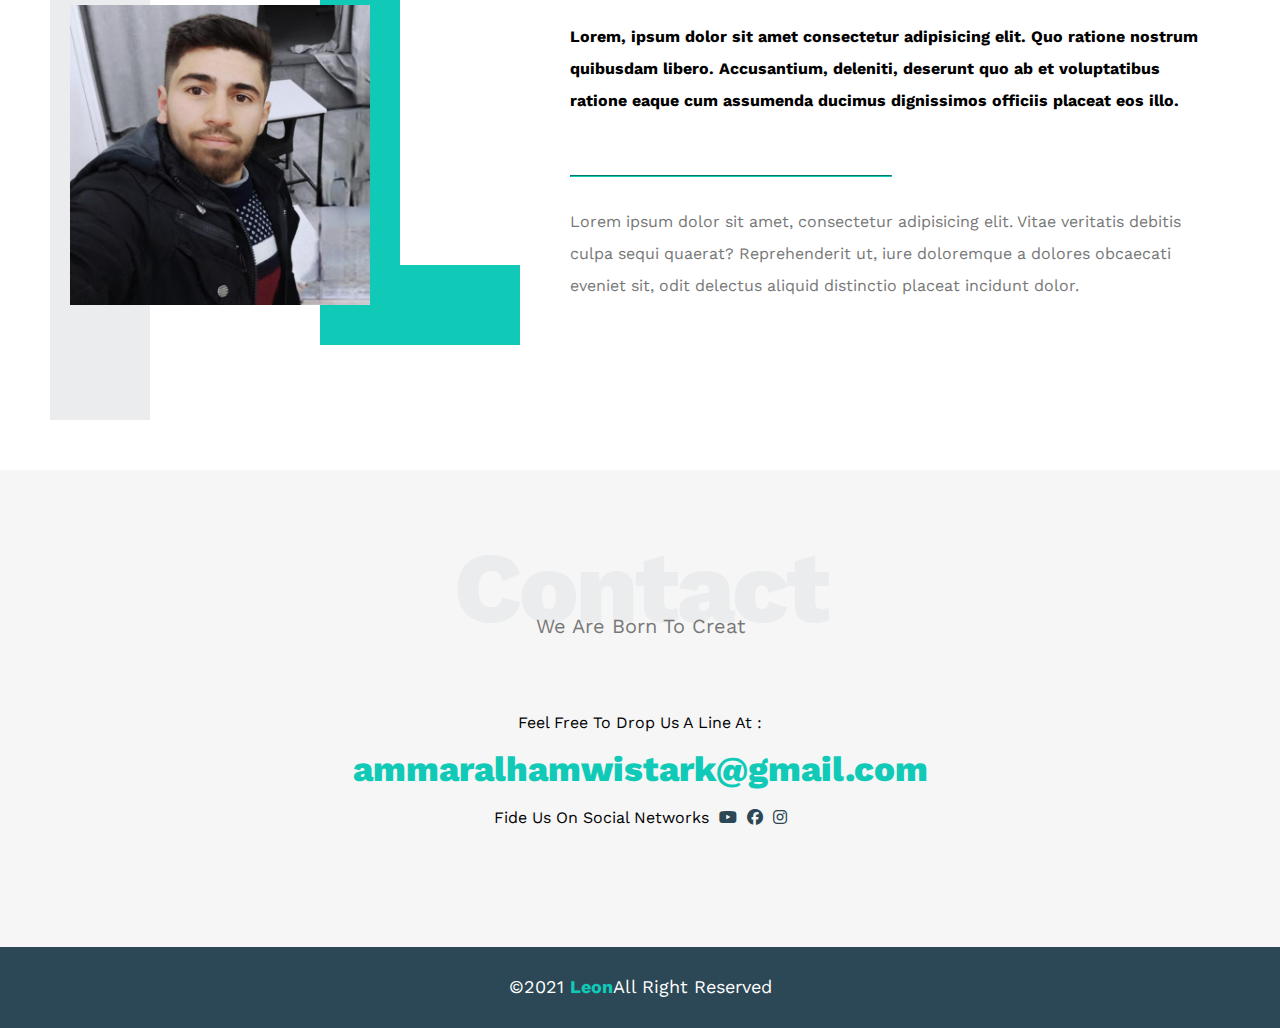
<file: leon/leon.html>
<!DOCTYPE html>
<html lang="en">
<head>
    <meta charset="UTF-8">
    <meta name="viewport" content="width=device-width, initial-scale=1.0">
    <title>Leon Template One</title>
    <!-- Main Template Css File -->
    <link rel="stylesheet" href="css/leon.css">
    <!-- Render All Elements Normally -->
    <link rel="stylesheet" href="css/normalize.css">
    <!-- Font Awesome Library -->
    <link rel="stylesheet" href="css/all.min.css">
    <!-- Google Fonts -->
    <link rel="preconnect" href="https://fonts.googleapis.com">
    <link rel="preconnect" href="https://fonts.gstatic.com" crossorigin>
    <link href="https://fonts.googleapis.com/css2?family=Cairo:wght@200&family=Jomhuria&family=Open+Sans:wght@300&family=Work+Sans:ital,wght@0,100..900;1,100..900&display=swap" rel="stylesheet">
</head>
<body>
<!-- Start Header -->
<div class="header">
    <div class="container">
        <img class="logo" src="images/logo.png" alt="">
        <div class="links">
            <span class="icon">
                <span></span>
                <span></span>
                <span></span>
            </span>
            <ul>
                <li><a href="#services">Services</a></li>
                <li><a href="#Portfolio">Portfolio</a></li>
                <li><a href="#aAbout">About</a></li>
                <li><a href="#Content">Content</a></li>
            </ul>
        </div>
    </div>
</div>
<!-- End Of Header -->

<!-- start landing section -->
<div class="landing">
   <div class="intro-text">
    <h1>Hello There</h1>
    <p>We are leon - super creative & mimimal agency web template </p>
   </div>
</div>
<!-- end landing section -->
<!-- Start Features -->
<div class="features">
    <div class="container">
        <div class="feat">
            <i class="fa-solid fa-wand-magic-sparkles"></i>
            <h3>Tell Us Your Ideas</h3>
            <p>Lorem ipsum dolor sit amet consectetur adipisicing elit. Consequuntur quisquam voluptate expedita corporis quidem similique voluptates repellat quia animi labore temporibus, facilis dolores, illo quibusdam nam voluptatum, deleniti pariatur suscipit!</p>

        </div>
        <div class="feat">
            <i class="fa-regular fa-gem"></i>
            <h3>We Will Do All The Work</h3>
            <p>Lorem ipsum dolor sit amet consectetur adipisicing elit. Consequuntur quisquam voluptate expedita corporis quidem similique voluptates repellat quia animi labore temporibus, facilis dolores, illo quibusdam nam voluptatum, deleniti pariatur suscipit!</p>
        </div>
        <div class="feat">
        <i class="fa-solid fa-earth-asia"></i>
        <h3>Your Porduct Is Worldwide</h3>
        <p>Lorem ipsum dolor sit amet consectetur adipisicing elit. Consequuntur quisquam voluptate expedita corporis quidem similique voluptates repellat quia animi labore temporibus, facilis dolores, illo quibusdam nam voluptatum, deleniti pariatur suscipit!</p>
        </div>
    </div>
</div>
<!-- End Features -->
<!-- Start OF Serivces -->
<div class="services" id="services">
    <div class="container">

        <h2 class="special-heading">Services</h2>
        <p>Don't be busy, be productive</p>
        <div class="services-content">
            <div class="col">
                <!-- Start-service -->
                <div class="srv">
                    <i class="fa-solid fa-palette"></i>
                    <div class="text">
                        <h3>Graphic Design</h3>
                        <p>Graphic design is the process of visual communication and problem-solving using one or more of typography, photograhy and illutration.</p>

                    </div>
                </div>
                <!-- End-service -->               
                <!-- Start-service -->
                 <div class="srv">
                     <i class="fa-brands fa-sketch"></i>
                     <div class="text">
                            <h3>UI & UX</h3>
                             <p>Process of enhancing user satisfaction with a product by improving the usability, accessibility, and pleasure provided in the interaction.</p>
                                        
                    </div> 
                </div>
                <!-- End-service -->
            </div>
            <div class="col">
                <!-- start-service -->
                <div class="srv">
                    <i class="fa-solid fa-vector-square"></i>
                    <div class="text">
                        <h3>Web Design</h3>
                        <p>Web design encompasses amny different skills and disciplines in the production and maintenance of websites.</p>
                    </div>
                </div>
                <!-- End service -->
                <!-- Start service -->

                <div class="srv">
                    <i class="fa-solid fa-pen-ruler"></i>
                    <div class="text">
                        <h3>Web Development</h3>
                        <p>Web development is a broad term for the work imvolved in developing a web site for the internet or and intranet.</p>
                    </div>
                </div>
                <!-- End service -->
            </div>  
            <div class="col">
                <div class="image image-column">
                    <!-- two classes make things easier when dealing with media -->
                    <img src="images/services.jpg" alt="">
                </div>
            </div>  
        </div>
    </div>
</div>
<!-- End OF Serivces -->
<!-- Start portfolio -->
<div class="portofolio" id="Portfolio">
    <div class="container">
        <h2 class="special-heading">Portofolio</h2>
        <p>If you do it right, it will last forever</p>
        <div class="portofolio-content">
            <div class="card">
                <img src="images/product (1).jpg" alt="">
                <div class="info">
                    <h3>Project Here</h3>
                    <p>My creative ability is very difficult to measure because it can manifest in so many surprising ways </p>
                </div>
            </div>
            <div class="card">
                <img src="images/product (2).jpg" alt="">
                <div class="info">
                    <h3>Project Here</h3>
                    <p>My creative ability is very difficult to measure because it can manifest in so many surprising ways </p>
                </div>
            </div>
            <div class="card">
                <img src="images/product (3).jpg" alt="">
                <div class="info">
                    <h3>Project Here</h3>
                    <p>My creative ability is very difficult to measure because it can manifest in so many surprising ways </p>
                </div>
            </div>
        </div>
    </div>
</div>
<!-- End portfolio -->
<!-- line in between -->

<!-- Start of About -->
<div class="about" id="aAbout">
    <div class="container">
        <h2 class="special-heading">About</h2>
        <p>Less is more work</p>
        <div class="about-content">
            <div class="image">
                <img src="images/ammar.jpg" alt="">
            </div>
            <div class="text">
                <p>Lorem, ipsum dolor sit amet consectetur adipisicing elit. Quo ratione nostrum quibusdam libero. Accusantium, deleniti, deserunt quo ab et voluptatibus ratione eaque cum assumenda ducimus dignissimos officiis placeat eos illo.</p>
                <hr>
                <p>Lorem ipsum dolor sit amet, consectetur adipisicing elit. Vitae veritatis debitis culpa sequi quaerat? Reprehenderit ut, iure doloremque a dolores obcaecati eveniet sit, odit delectus aliquid distinctio placeat incidunt dolor.</p>

            </div>
        </div>
    </div>
</div>
<!-- End Of About -->
<!-- Start Contact -->
<div class="contact" id="Content">
    <div class="container">
        <h2 class="special-heading">Contact</h2>
        <p>We Are Born To Creat</p>
        <div class="info">
            <p class="label">Feel Free To Drop Us A Line At :</p>
            <a href="mailto:ammaralhamwistark@gmail.com" class="link">ammaralhamwistark@gmail.com</a>
            <div class="social">
                Fide Us On Social Networks
                <i class="fa-brands fa-youtube"></i>
                <i class="fa-brands fa-facebook"></i>
                <i class="fa-brands fa-instagram"></i>
            </div>
        </div>
    </div>
</div>
<!-- End Contact -->
<!-- Start Footer -->
<div class="footer">
    &copy;2021 <span>Leon</span>All Right Reserved
</div>
<!-- End Footer -->
</body>
</html>
</file>
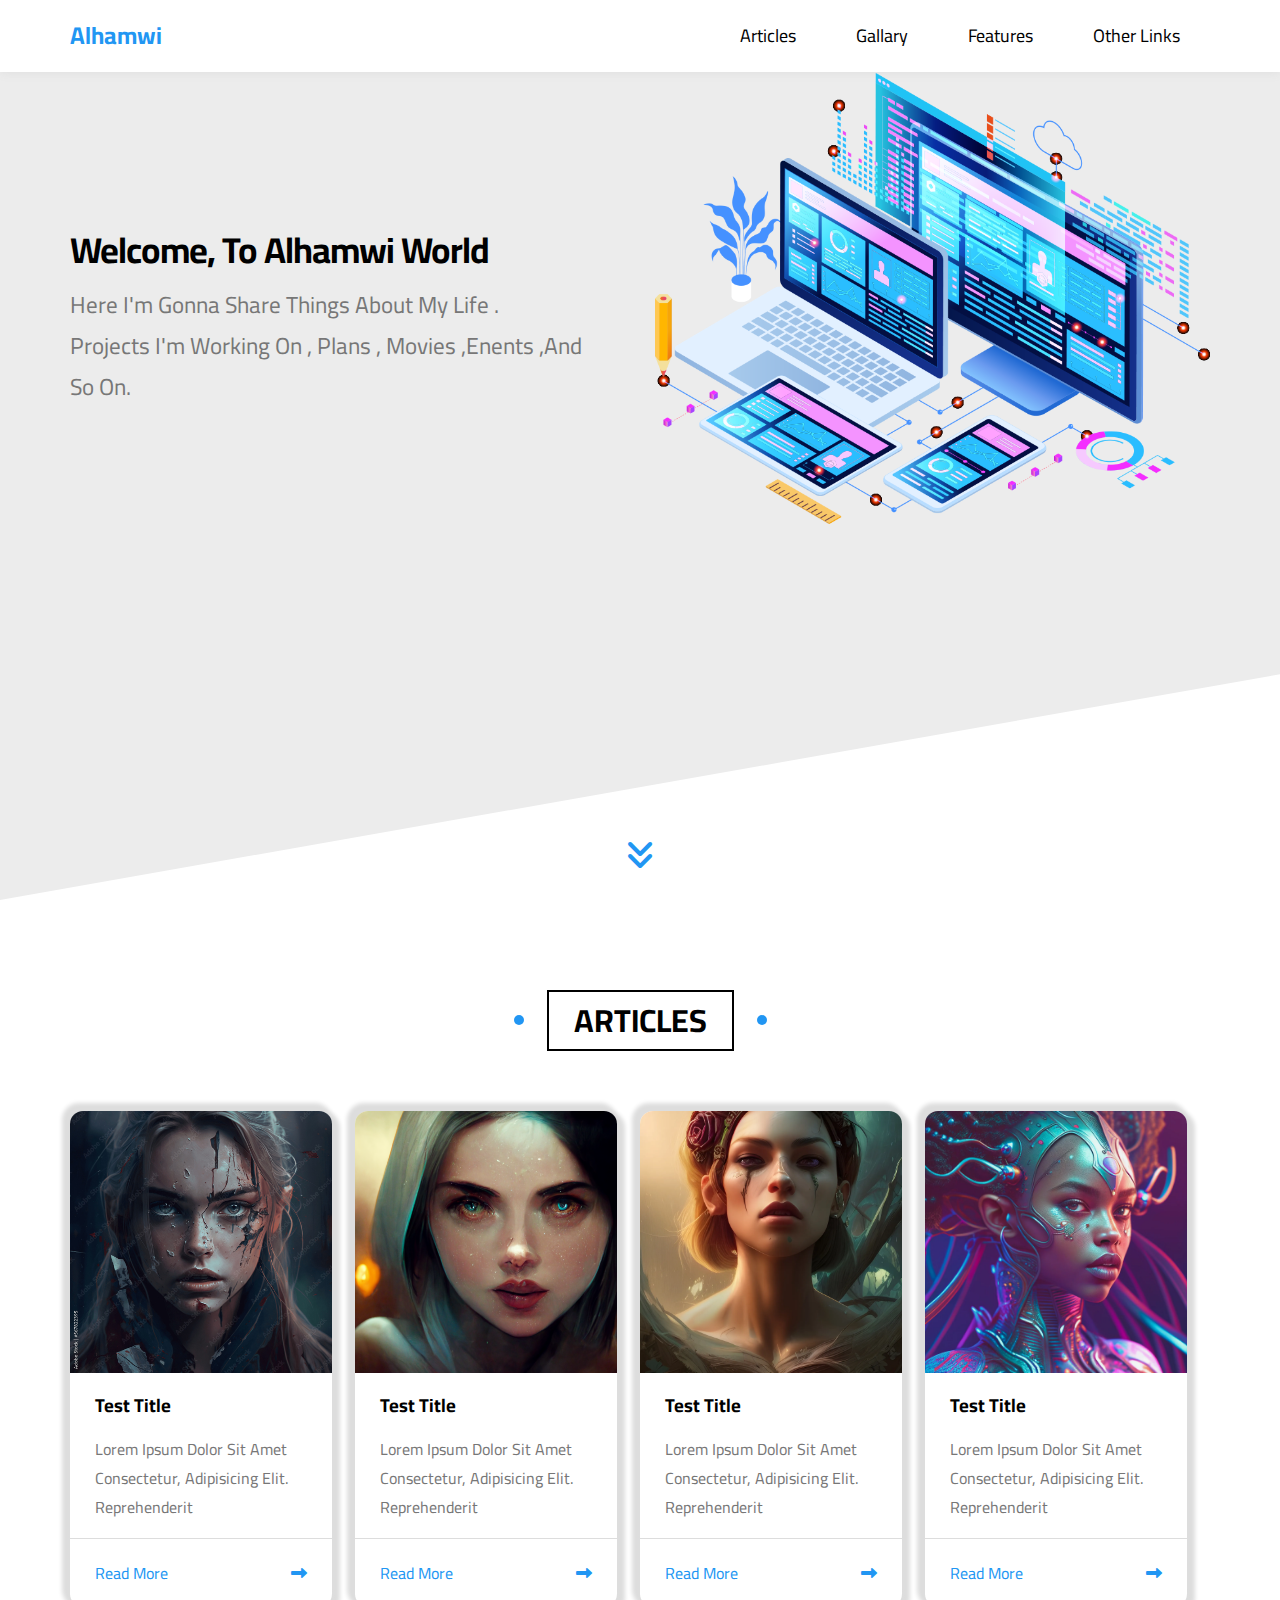
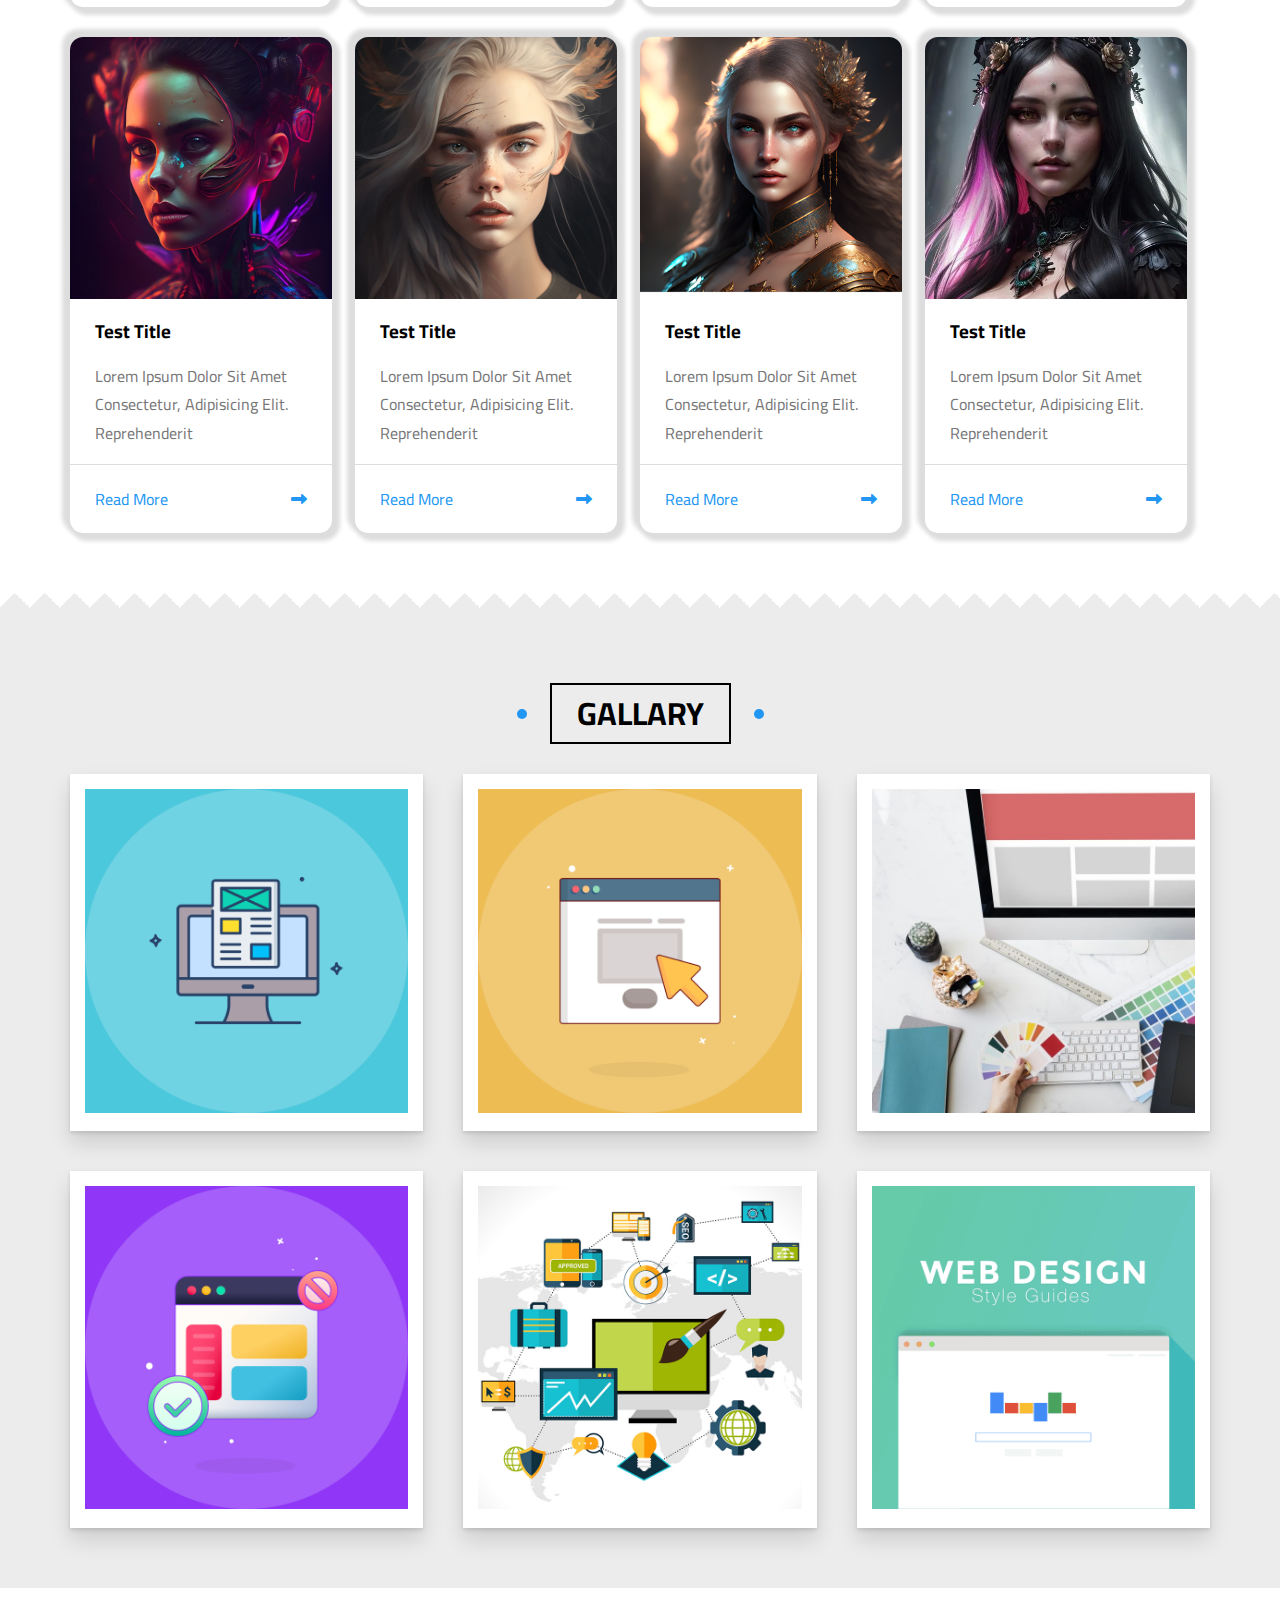
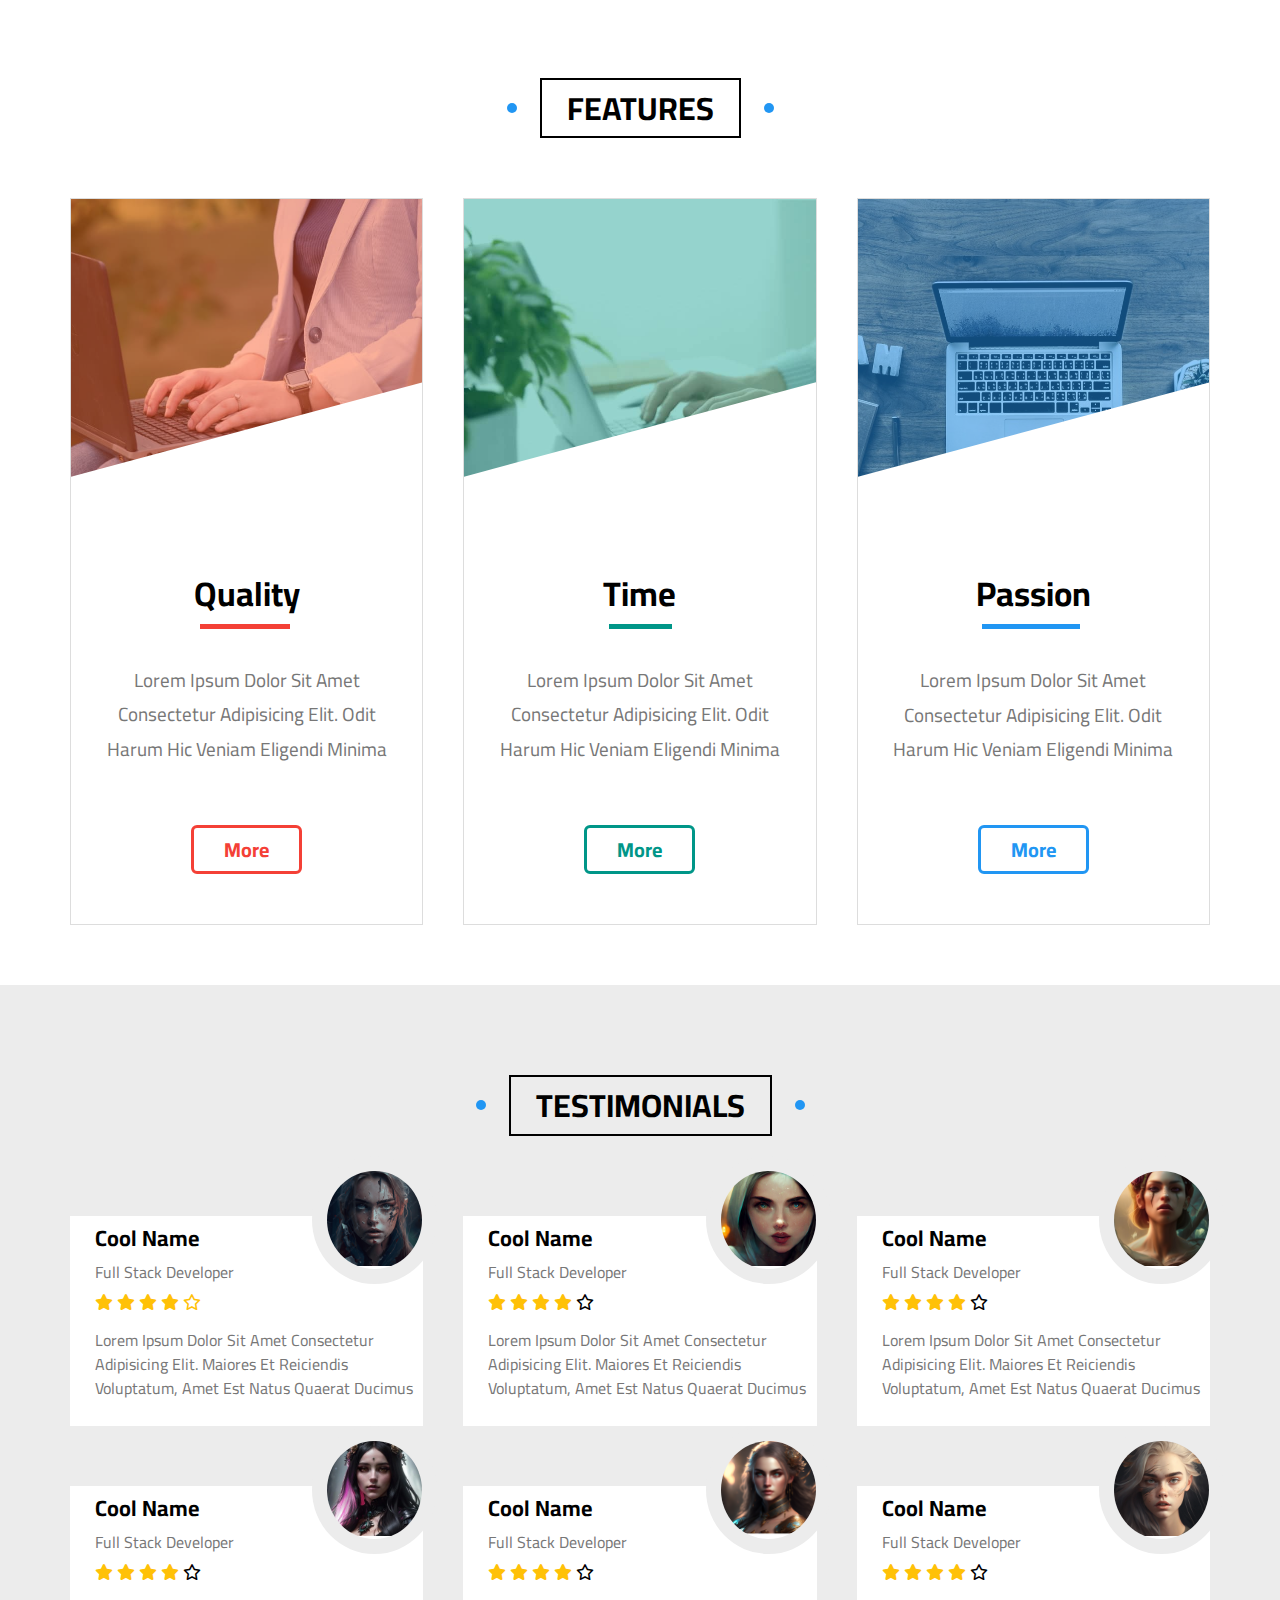
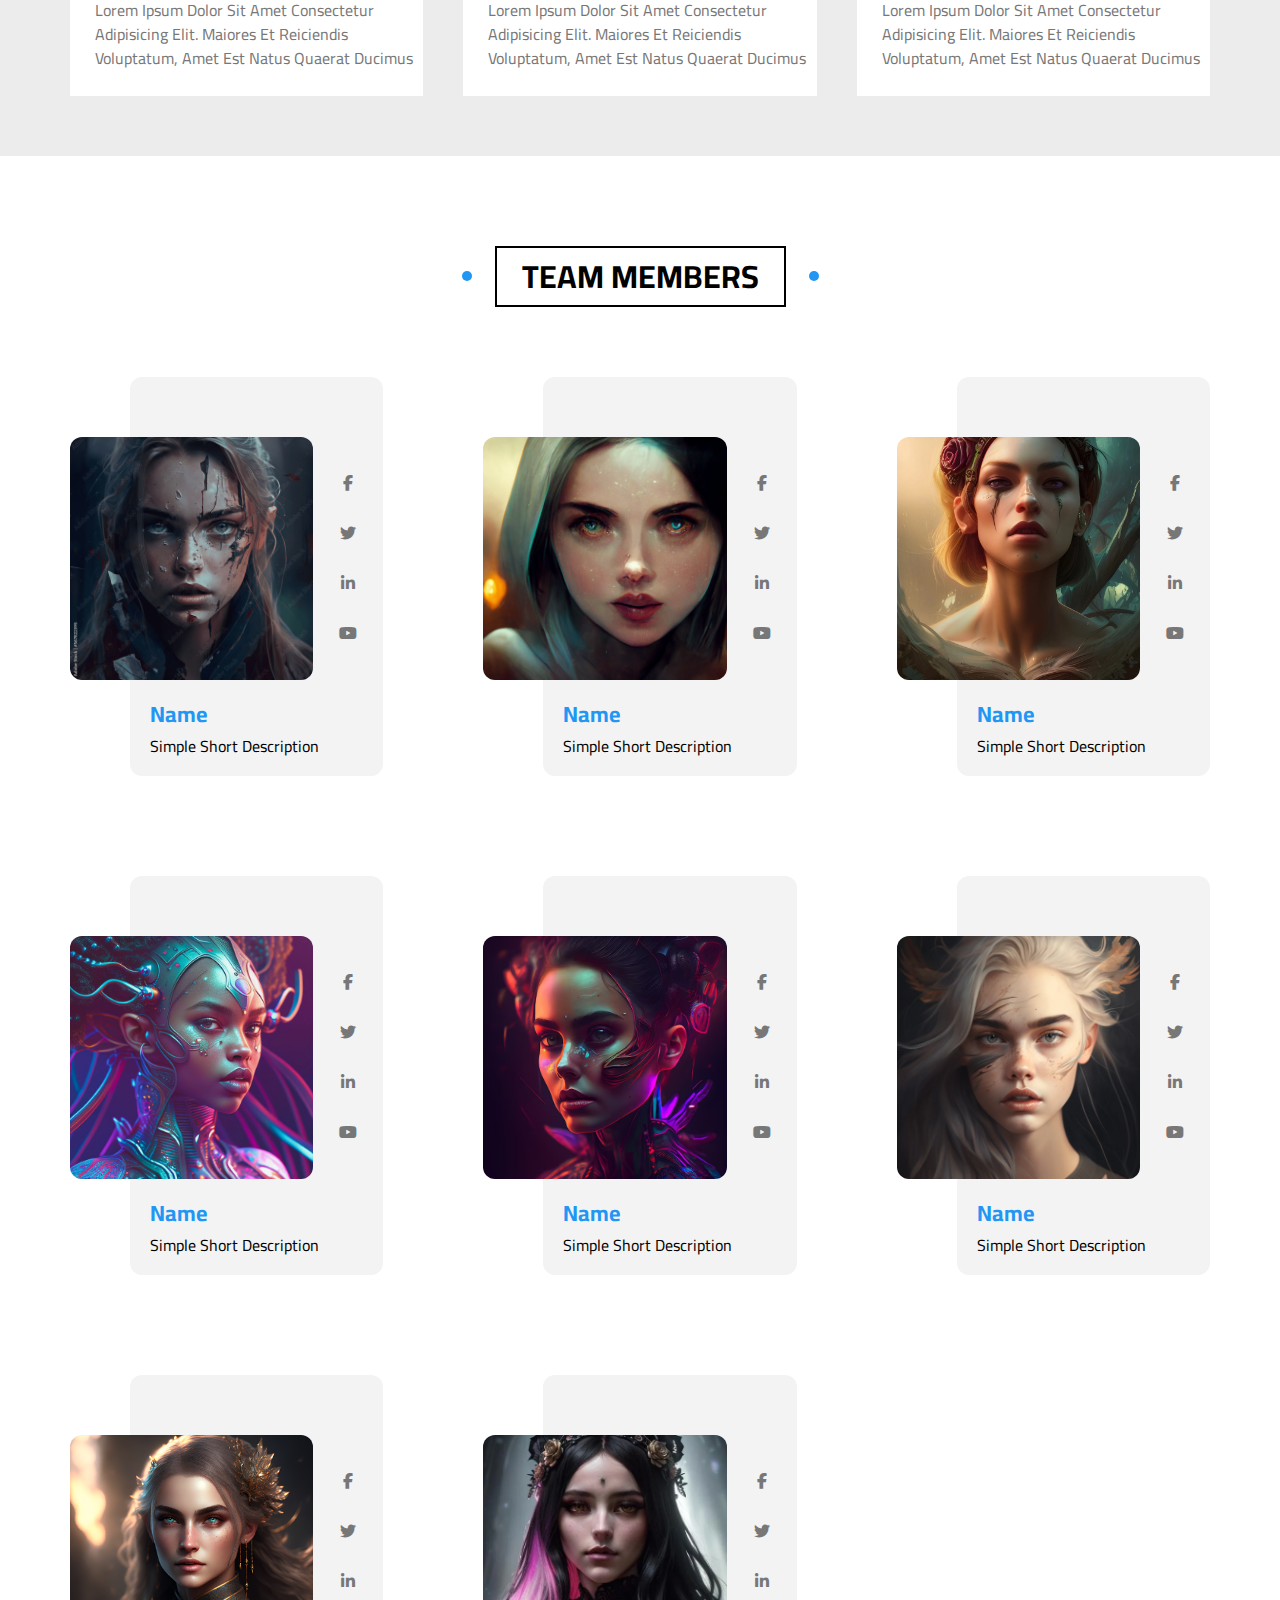
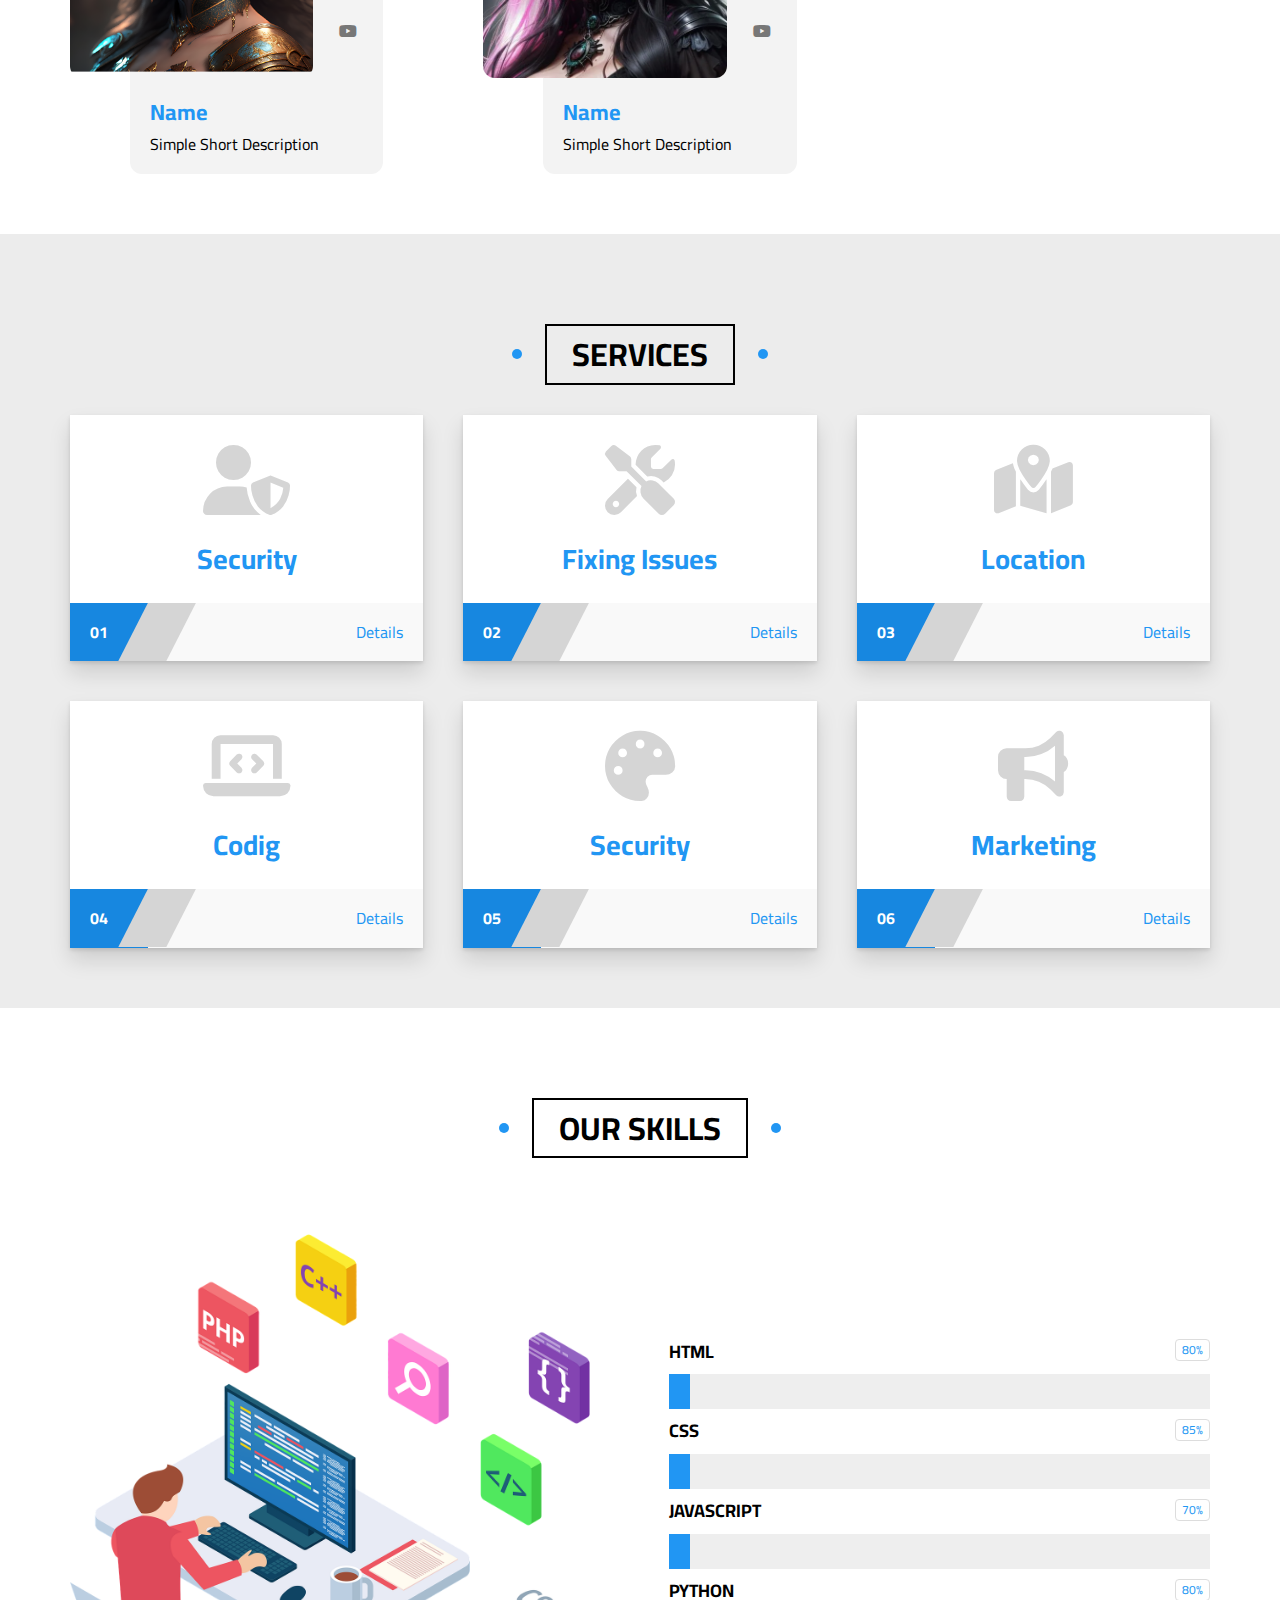
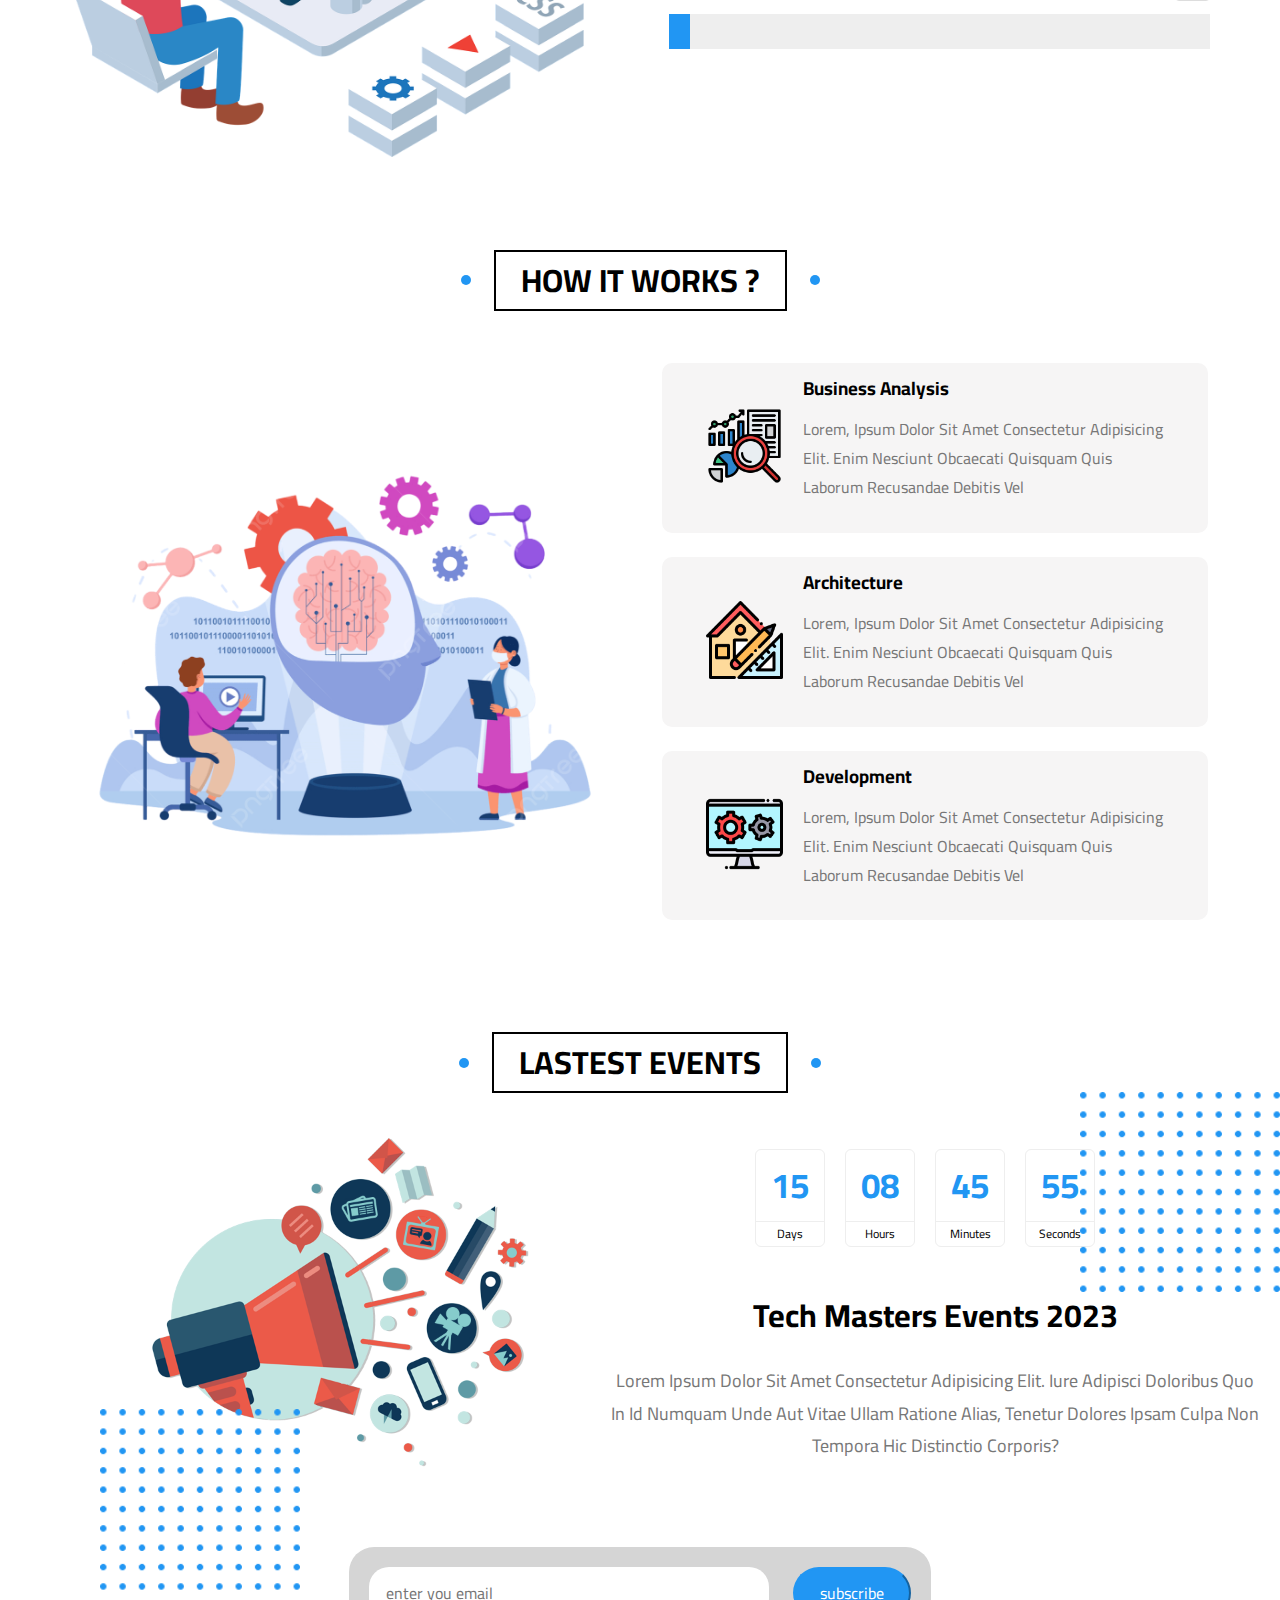
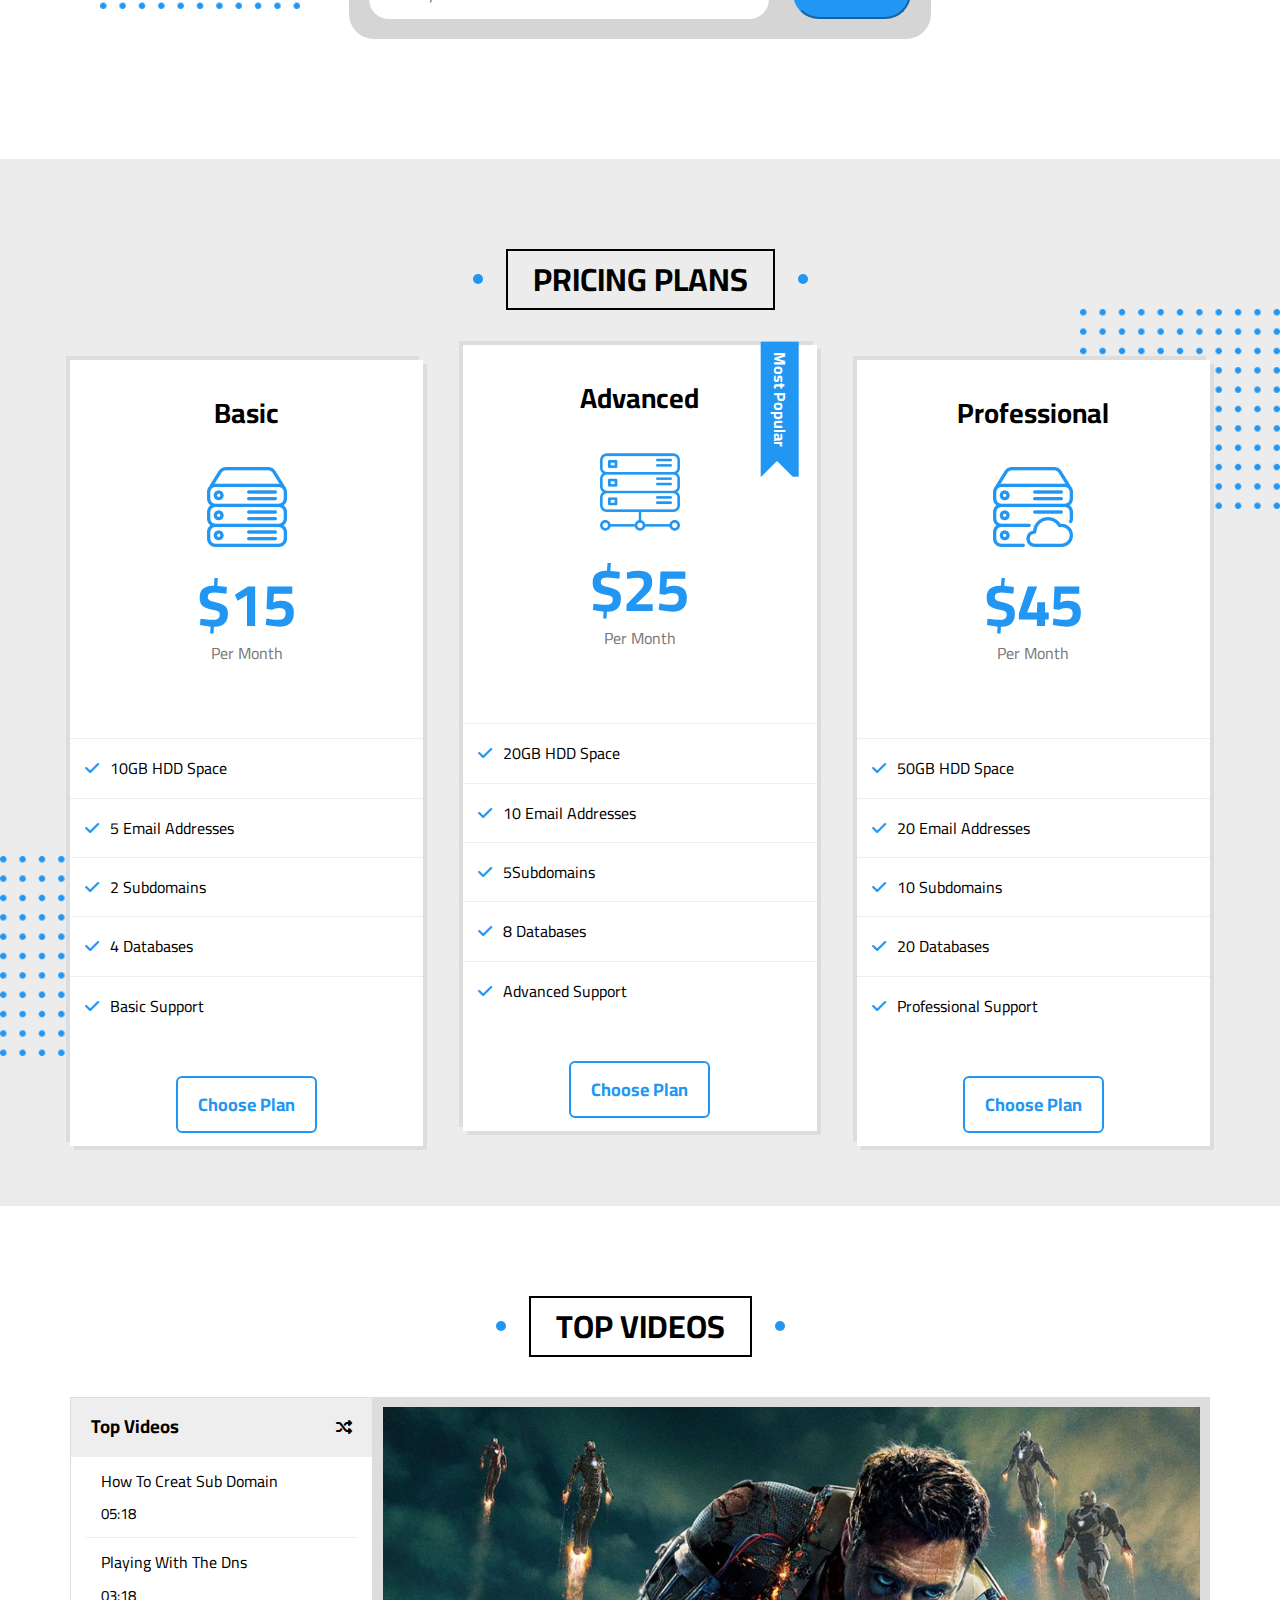
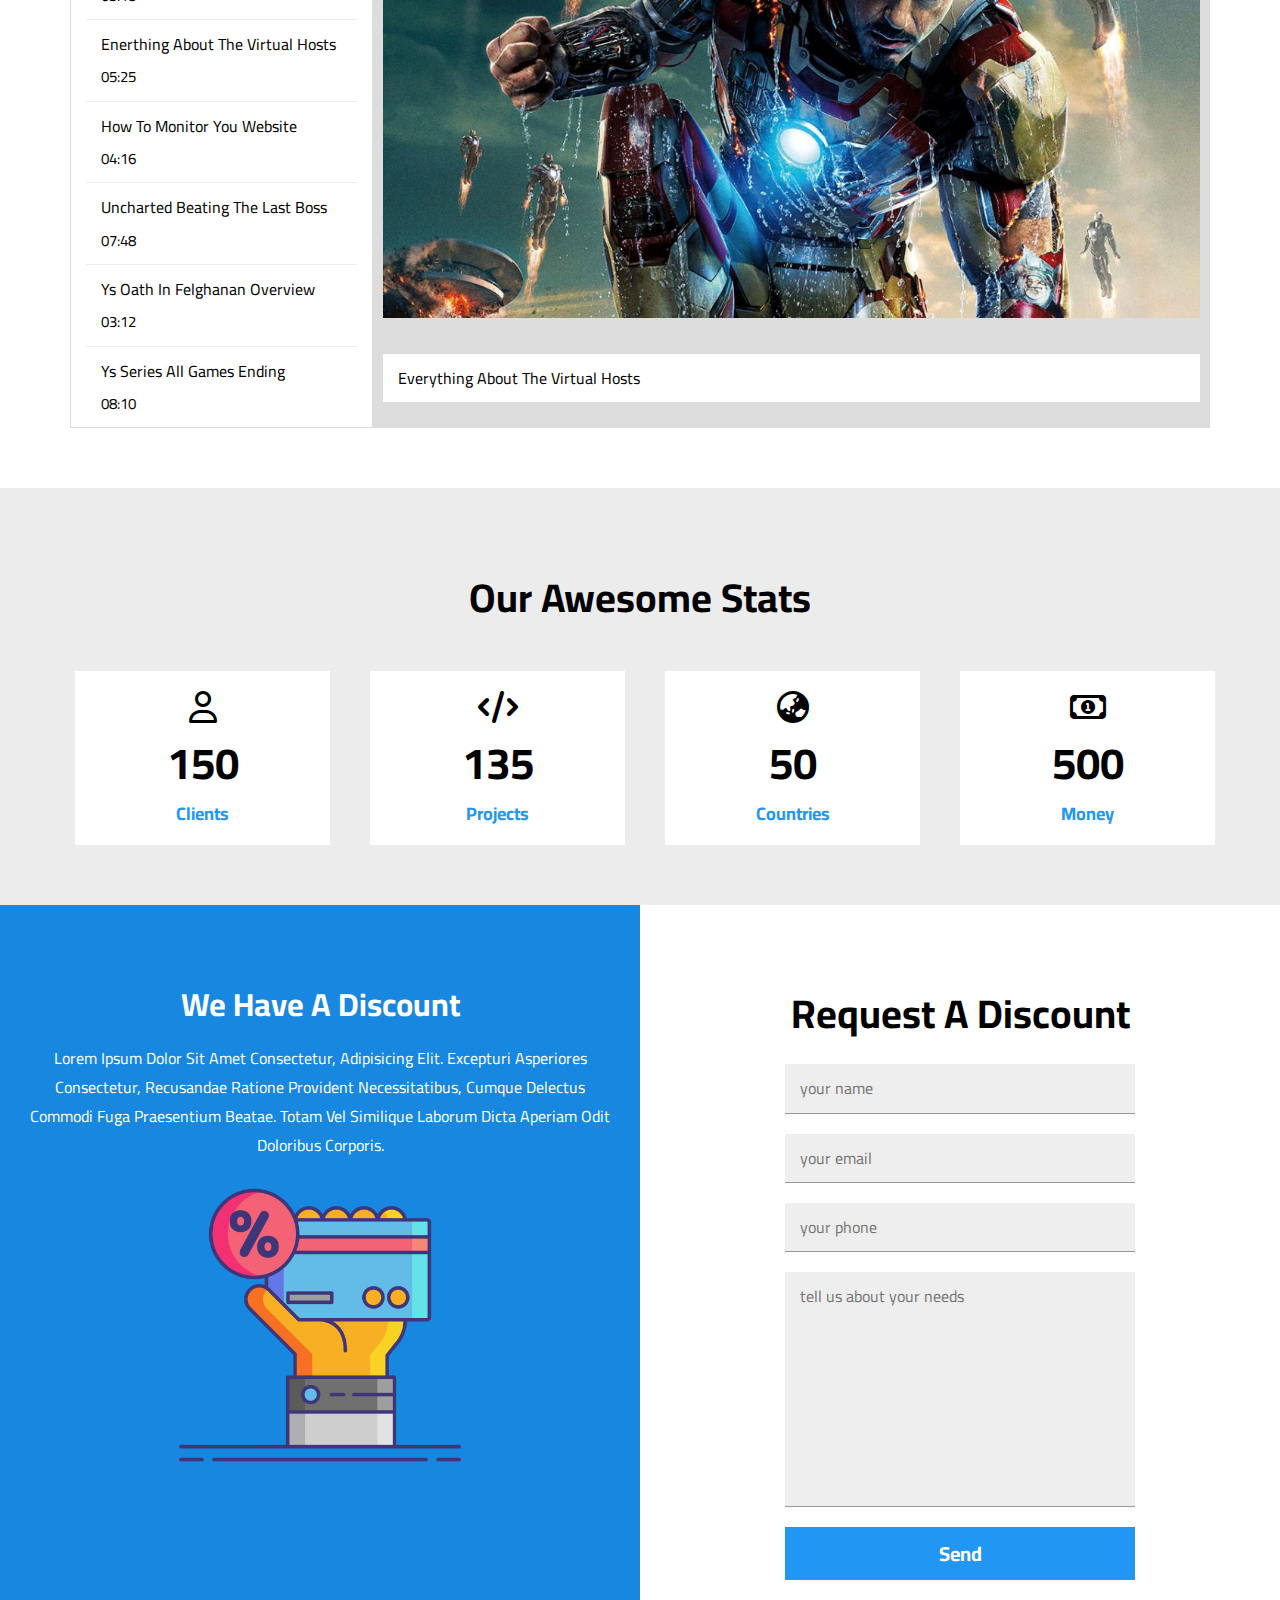
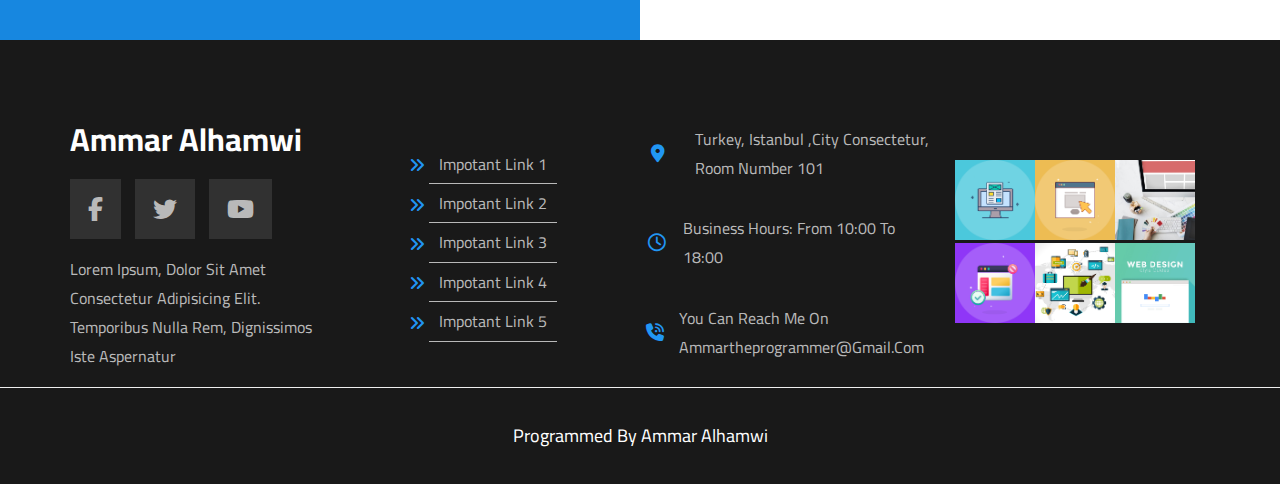
<file: template portofolio/portofolio.html>
<!DOCTYPE html>
<html lang="en">
  <head>
    <meta charset="UTF-8" />
    <meta name="viewport" content="width=device-width, initial-scale=1.0" />
    <title>Alhamwi</title>
    <!-- render all elements normaly -->
    <link rel="stylesheet" href="./css/normalize.css" />
    <!-- font awesome library -->
    <link rel="stylesheet" href="./css/all.min.css" />
    <!-- google fonts -->
    <link rel="preconnect" href="https://fonts.googleapis.com" />
    <link rel="preconnect" href="https://fonts.gstatic.com" crossorigin />
    <link
      href="https://fonts.googleapis.com/css2?family=Cairo:wght@200..1000&display=swap"
      rel="stylesheet"
    />
    <!-- the main css file -->
    <link rel="stylesheet" href="./css/portofolio.css" />
  </head>
  <body>
    <!-- start header section #1 -->
    <div class="header">
      <div class="container">
        <div class="logo">
          <a href="#alhamwi">alhamwi</a>
        </div>
        <ul class="links">
          <li><a href="#articles">articles</a></li>
          <li><a href="#gallary">gallary</a></li>
          <li><a href="#features">features</a></li>
          <li class="other-links">
            <a href="#other-links">other links</a>
            <!-- start pop-up menu  -->
            <div class="pop-up">
              <div class="image">
                <img src="./images/other-links.png" alt="" />
              </div>
              <div class="pop-up-links">
                <ul class="box-one">
                  <li>
                    <i class="far fa-comments fa-fw"></i>
                    <a href="#testimonials">testimonials</a>
                  </li>
                  <li>
                    <i class="far fa-user fa-fw"></i>
                    <a href="#team-members">team members</a>
                  </li>
                  <li>
                    <i class="far fa-building fa-fw"></i>
                    <a href="#services">services</a>
                  </li>
                  <li>
                    <i class="far fa-check-circle fa-fw"></i>
                    <a href="#our-skills">our skills</a>
                  </li>
                  <li>
                    <i class="far fa-clipboard fa-fw"></i>
                    <a href="#how-it-works">how it works</a>
                  </li>
                </ul>
                <ul class="box-two">
                  <li>
                    <i class="far fa-calendar-alt fa-fw"></i>
                    <a href="#events">events</a>
                  </li>
                  <li>
                    <i class="fas fa-server fa-fw"></i>
                    <a href="#pricing-plans">pricing plans</a>
                  </li>
                  <li>
                    <i class="far fa-play-circle fa-fw"></i>
                    <a href="#top-videos">top videos</a>
                  </li>
                  <li>
                    <i class="far fa-chart-bar fa-fw"></i>
                    <a href="#stats">stats</a>
                  </li>
                  <li>
                    <i class="fas fa-percent fa-fw"></i>
                    <a href="#discount">request a discount</a>
                  </li>
                </ul>
              </div>
            </div>
            <!-- end pop-up menu  -->
          </li>
        </ul>
      </div>
    </div>
    <!-- end header section #1 -->
    <!-- start landing #2 -->
    <div class="landing" id="top">
      <div class="container">
        <div class="text">
          <h2>welcome, to alhamwi world</h2>
          <p>
            here i'm gonna share things about my life . <br />
            projects i'm working on , plans , movies ,enents ,and so on.
          </p>
        </div>
        <div class="image">
          <img src="./images/landing.png" alt="" />
        </div>
      </div>
      <a href="#articles" class="icon">
        <i class="fas fa-angle-double-down fa-2x"></i>
      </a>
    </div>
    <!-- end landing #3 -->
    <!-- start articles #3 -->
    <div class="articles" id="articles">
      <div class="specail-heading">
        <h1>articles</h1>
      </div>
      <div class="container">
        <div class="boxes">
          <!-- box one -->
          <div class="box">
            <div class="image">
              <img src="./images/boxes/alt.jpg" alt="" />
            </div>
            <div class="text">
              <h3>test title</h3>
              <p>
                Lorem ipsum dolor sit amet consectetur, adipisicing elit.
                Reprehenderit
              </p>
            </div>
            <div class="more">
              <span>read more</span>
              <i class="fas fa-long-arrow-alt-right"></i>
            </div>
          </div>
          <!--box two  -->
          <div class="box">
            <div class="image">
              <img src="./images/boxes/box-two.png" alt="" />
            </div>
            <div class="text">
              <h3>test title</h3>
              <p>
                Lorem ipsum dolor sit amet consectetur, adipisicing elit.
                Reprehenderit
              </p>
            </div>
            <div class="more">
              <span>read more</span>
              <i class="fas fa-long-arrow-alt-right"></i>
            </div>
          </div>
          <!--box three  -->
          <div class="box">
            <div class="image">
              <img src="./images/boxes/box-three.webp" alt="" />
            </div>
            <div class="text">
              <h3>test title</h3>
              <p>
                Lorem ipsum dolor sit amet consectetur, adipisicing elit.
                Reprehenderit
              </p>
            </div>
            <div class="more">
              <span>read more</span>
              <i class="fas fa-long-arrow-alt-right"></i>
            </div>
          </div>
          <!-- box four -->
          <div class="box">
            <div class="image">
              <img src="./images/boxes/box-four.webp" alt="" />
            </div>
            <div class="text">
              <h3>test title</h3>
              <p>
                Lorem ipsum dolor sit amet consectetur, adipisicing elit.
                Reprehenderit
              </p>
            </div>
            <div class="more">
              <span>read more</span>
              <i class="fas fa-long-arrow-alt-right"></i>
            </div>
          </div>
          <!-- box five -->
          <div class="box">
            <div class="image">
              <img src="./images/boxes/box-five.avif" alt="" />
            </div>
            <div class="text">
              <h3>test title</h3>
              <p>
                Lorem ipsum dolor sit amet consectetur, adipisicing elit.
                Reprehenderit
              </p>
            </div>
            <div class="more">
              <span>read more</span>
              <i class="fas fa-long-arrow-alt-right"></i>
            </div>
          </div>
          <!-- box six -->
          <div class="box">
            <div class="image">
              <img src="./images/boxes/box-six.png" alt="" />
            </div>
            <div class="text">
              <h3>test title</h3>
              <p>
                Lorem ipsum dolor sit amet consectetur, adipisicing elit.
                Reprehenderit
              </p>
            </div>
            <div class="more">
              <span>read more</span>
              <i class="fas fa-long-arrow-alt-right"></i>
            </div>
          </div>
          <!-- box seven -->
          <div class="box">
            <div class="image">
              <img src="./images/boxes/box-seven.png.crdownload" alt="" />
            </div>
            <div class="text">
              <h3>test title</h3>
              <p>
                Lorem ipsum dolor sit amet consectetur, adipisicing elit.
                Reprehenderit
              </p>
            </div>
            <div class="more">
              <span>read more</span>
              <i class="fas fa-long-arrow-alt-right"></i>
            </div>
          </div>
          <!-- box eight -->
          <div class="box">
            <div class="image">
              <img src="./images/boxes/box-eight.webp" alt="" />
            </div>
            <div class="text">
              <h3>test title</h3>
              <p>
                Lorem ipsum dolor sit amet consectetur, adipisicing elit.
                Reprehenderit
              </p>
            </div>
            <div class="more">
              <span>read more</span>
              <i class="fas fa-long-arrow-alt-right"></i>
            </div>
          </div>
        </div>
      </div>
    </div>
    <!-- end articles #4 -->
    <!-- start galary #5 -->
    <div class="gallary" id="gallary">
      <div class="specail-heading">
        <h1>gallary</h1>
      </div>
      <div class="container">
        <div class="boxes">
          <!-- box one -->
          <div class="box">
            <div class="image">
              <img src="./images/gallary/gallery-01.png" alt="" />
            </div>
          </div>
          <!-- box one -->
          <div class="box">
            <div class="image">
              <img src="./images/gallary/gallery-02.png" alt="" />
            </div>
          </div>
          <!-- box one -->
          <div class="box">
            <div class="image">
              <img src="./images/gallary/gallery-03.jpg" alt="" />
            </div>
          </div>
          <!-- box one -->
          <div class="box">
            <div class="image">
              <img src="./images/gallary/gallery-04.png" alt="" />
            </div>
          </div>
          <!-- box one -->
          <div class="box">
            <div class="image">
              <img src="./images/gallary/gallery-05.jpg" alt="" />
            </div>
          </div>
          <!-- box one -->
          <div class="box">
            <div class="image">
              <img src="./images/gallary/gallery-06.png" alt="" />
            </div>
          </div>
        </div>
      </div>
    </div>
    <!-- end galary #5 -->
    <!-- start features -->
    <div class="features" id="features">
      <div class="specail-heading">
        <h1>features</h1>
      </div>
      <div class="container">
        <div class="boxes">
          <!-- box one -->
          <div class="box">
            <div class="image">
              <img src="./images/features/features-01.jpg" alt="" />
            </div>
            <div class="text">
              <h2>quality</h2>
              <p>
                Lorem ipsum dolor sit amet consectetur adipisicing elit. Odit
                harum hic veniam eligendi minima
              </p>
            </div>
            <div class="more">
              <a href="">more</a>
            </div>
          </div>
          <!-- box two -->
          <div class="box">
            <div class="image">
              <img src="./images/features/features-02.jpg" alt="" />
            </div>
            <div class="text">
              <h2>time</h2>
              <p>
                Lorem ipsum dolor sit amet consectetur adipisicing elit. Odit
                harum hic veniam eligendi minima
              </p>
            </div>
            <div class="more">
              <a href="">more</a>
            </div>
          </div>
          <!-- box three -->
          <div class="box">
            <div class="image">
              <img src="./images/features/features-03.jpg" alt="" />
            </div>
            <div class="text">
              <h2>passion</h2>
              <p>
                Lorem ipsum dolor sit amet consectetur adipisicing elit. Odit
                harum hic veniam eligendi minima
              </p>
            </div>
            <div class="more">
              <a href="">more</a>
            </div>
          </div>
        </div>
      </div>
    </div>
    <!-- end features #5 -->
    <!-- start testimonials #6 -->
    <div class="testimonials" id="testimonials">
      <div class="specail-heading">
        <h1>testimonials</h1>
      </div>
      <div class="container">
        <!-- box #1 -->
        <div class="box">
          <div class="image">
            <img src="./images/boxes/alt.jpg" alt="" />
          </div>
          <div class="text">
            <h3>cool name</h3>
            <p>full stack developer</p>
          </div>
          <div class="rating">
            <i class="filled fas fa-star"></i>
            <i class="filled fas fa-star"></i>
            <i class="filled fas fa-star"></i>
            <i class="filled fas fa-star"></i>
            <i class="far fa-star"></i>
            <i></i>
          </div>
          <p class="description">
            Lorem ipsum dolor sit amet consectetur adipisicing elit. Maiores et
            reiciendis voluptatum, amet est natus quaerat ducimus
          </p>
        </div>
        <!-- box #2 -->
        <div class="box">
          <div class="image">
            <img src="./images/boxes/box-two.png" alt="" />
          </div>
          <div class="text">
            <h3>cool name</h3>
            <p>full stack developer</p>
          </div>
          <div class="rating">
            <i class="filled fas fa-star"></i>
            <i class="filled fas fa-star"></i>
            <i class="filled fas fa-star"></i>
            <i class="filled fas fa-star"></i>
            <i class="far fa-star"></i>
          </div>
          <p class="description">
            Lorem ipsum dolor sit amet consectetur adipisicing elit. Maiores et
            reiciendis voluptatum, amet est natus quaerat ducimus
          </p>
        </div>
        <!-- box #3 -->
        <div class="box">
          <div class="image">
            <img src="./images/boxes/box-three.webp" alt="" />
          </div>
          <div class="text">
            <h3>cool name</h3>
            <p>full stack developer</p>
          </div>
          <div class="rating">
            <i class="filled fas fa-star"></i>
            <i class="filled fas fa-star"></i>
            <i class="filled fas fa-star"></i>
            <i class="filled fas fa-star"></i>
            <i class="far fa-star"></i>
          </div>
          <p class="description">
            Lorem ipsum dolor sit amet consectetur adipisicing elit. Maiores et
            reiciendis voluptatum, amet est natus quaerat ducimus
          </p>
        </div>
        <!-- box #4 -->
        <div class="box">
          <div class="image">
            <img src="./images/boxes/box-eight.webp" alt="" />
          </div>
          <div class="text">
            <h3>cool name</h3>
            <p>full stack developer</p>
          </div>
          <div class="rating">
            <i class="filled fas fa-star"></i>
            <i class="filled fas fa-star"></i>
            <i class="filled fas fa-star"></i>
            <i class="filled fas fa-star"></i>
            <i class="far fa-star"></i>
          </div>
          <p class="description">
            Lorem ipsum dolor sit amet consectetur adipisicing elit. Maiores et
            reiciendis voluptatum, amet est natus quaerat ducimus
          </p>
        </div>
        <!-- box #5 -->
        <div class="box">
          <div class="image">
            <img src="./images/boxes/box-seven.png.crdownload" alt="" />
          </div>
          <div class="text">
            <h3>cool name</h3>
            <p>full stack developer</p>
          </div>
          <div class="rating">
            <i class="filled fas fa-star"></i>
            <i class="filled fas fa-star"></i>
            <i class="filled fas fa-star"></i>
            <i class="filled fas fa-star"></i>
            <i class="far fa-star"></i>
          </div>
          <p class="description">
            Lorem ipsum dolor sit amet consectetur adipisicing elit. Maiores et
            reiciendis voluptatum, amet est natus quaerat ducimus
          </p>
        </div>
        <!-- box #6 -->
        <div class="box">
          <div class="image">
            <img src="./images/boxes/box-six.png" alt="" />
          </div>
          <div class="text">
            <h3>cool name</h3>
            <p>full stack developer</p>
          </div>
          <div class="rating">
            <i class="filled fas fa-star"></i>
            <i class="filled fas fa-star"></i>
            <i class="filled fas fa-star"></i>
            <i class="filled fas fa-star"></i>
            <i class="far fa-star"></i>
          </div>
          <p class="description">
            Lorem ipsum dolor sit amet consectetur adipisicing elit. Maiores et
            reiciendis voluptatum, amet est natus quaerat ducimus
          </p>
        </div>
      </div>
    </div>
    <!-- end testimonials #6 -->
    <!-- start team members #7 -->
    <div class="team" id="team-members">
      <div class="specail-heading">
        <h1>team members</h1>
      </div>
      <div class="container">
        <!-- box #1 -->
        <div class="box">
          <div class="image">
            <img src="./images/boxes/alt.jpg" alt="" />
            <div class="icons">
              <a href=""><i class="fab fa-facebook-f"></i></a>
              <a href=""><i class="fab fa-twitter"></i></a>
              <a href=""><i class="fab fa-linkedin-in"></i></a>
              <a href=""><i class="fab fa-youtube"></i></a>
            </div>
          </div>
          <div class="text">
            <h3>name</h3>
            <p>simple short description</p>
          </div>
        </div>
        <!-- box #2 -->
        <div class="box">
          <div class="image">
            <img src="./images/boxes/box-two.png" alt="" />
            <div class="icons">
              <a href=""><i class="fab fa-facebook-f"></i></a>
              <a href=""><i class="fab fa-twitter"></i></a>
              <a href=""><i class="fab fa-linkedin-in"></i></a>
              <a href=""><i class="fab fa-youtube"></i></a>
            </div>
          </div>
          <div class="text">
            <h3>name</h3>
            <p>simple short description</p>
          </div>
        </div>
        <!-- box #3 -->
        <div class="box">
          <div class="image">
            <img src="./images/boxes/box-three.webp" alt="" />
            <div class="icons">
              <a href=""><i class="fab fa-facebook-f"></i></a>
              <a href=""><i class="fab fa-twitter"></i></a>
              <a href=""><i class="fab fa-linkedin-in"></i></a>
              <a href=""><i class="fab fa-youtube"></i></a>
            </div>
          </div>
          <div class="text">
            <h3>name</h3>
            <p>simple short description</p>
          </div>
        </div>
        <!-- box #4 -->
        <div class="box">
          <div class="image">
            <img src="./images/boxes/box-four.webp" alt="" />
            <div class="icons">
              <a href=""><i class="fab fa-facebook-f"></i></a>
              <a href=""><i class="fab fa-twitter"></i></a>
              <a href=""><i class="fab fa-linkedin-in"></i></a>
              <a href=""><i class="fab fa-youtube"></i></a>
            </div>
          </div>
          <div class="text">
            <h3>name</h3>
            <p>simple short description</p>
          </div>
        </div>
        <!-- box #5 -->
        <div class="box">
          <div class="image">
            <img src="./images/boxes/box-five.avif" alt="" />
            <div class="icons">
              <a href=""><i class="fab fa-facebook-f"></i></a>
              <a href=""><i class="fab fa-twitter"></i></a>
              <a href=""><i class="fab fa-linkedin-in"></i></a>
              <a href=""><i class="fab fa-youtube"></i></a>
            </div>
          </div>
          <div class="text">
            <h3>name</h3>
            <p>simple short description</p>
          </div>
        </div>
        <!-- box #6 -->
        <div class="box">
          <div class="image">
            <img src="./images/boxes/box-six.png" alt="" />
            <div class="icons">
              <a href=""><i class="fab fa-facebook-f"></i></a>
              <a href=""><i class="fab fa-twitter"></i></a>
              <a href=""><i class="fab fa-linkedin-in"></i></a>
              <a href=""><i class="fab fa-youtube"></i></a>
            </div>
          </div>
          <div class="text">
            <h3>name</h3>
            <p>simple short description</p>
          </div>
        </div>
        <!-- box #7 -->
        <div class="box">
          <div class="image">
            <img src="./images/boxes/box-seven.png.crdownload" alt="" />
            <div class="icons">
              <a href=""><i class="fab fa-facebook-f"></i></a>
              <a href=""><i class="fab fa-twitter"></i></a>
              <a href=""><i class="fab fa-linkedin-in"></i></a>
              <a href=""><i class="fab fa-youtube"></i></a>
            </div>
          </div>
          <div class="text">
            <h3>name</h3>
            <p>simple short description</p>
          </div>
        </div>
        <!-- box #8 -->
        <div class="box">
          <div class="image">
            <img src="./images/boxes/box-eight.webp" alt="" />
            <div class="icons">
              <a href=""><i class="fab fa-facebook-f"></i></a>
              <a href=""><i class="fab fa-twitter"></i></a>
              <a href=""><i class="fab fa-linkedin-in"></i></a>
              <a href=""><i class="fab fa-youtube"></i></a>
            </div>
          </div>
          <div class="text">
            <h3>name</h3>
            <p>simple short description</p>
          </div>
        </div>
      </div>
    </div>
    <!-- end team members #7 -->
    <!-- start services #8 -->
    <div class="services" id="services">
      <div class="specail-heading">
        <h1>services</h1>
      </div>
      <div class="container">
        <!-- box #1 -->
        <div class="box">
          <div class="icon title">
            <i class="fas fa-user-shield fa-4x"></i>
            <h3>security</h3>
          </div>
          <div class="num details">
            <h4>01</h4>
            <p>details</p>
          </div>
        </div>
        <!-- end box  -->
        <!-- box #2 -->
        <div class="box">
          <div class="icon title">
            <i class="fas fa-tools fa-4x"></i>
            <h3>fixing issues</h3>
          </div>
          <div class="num details">
            <h4>02</h4>
            <p>details</p>
          </div>
        </div>
        <!-- end box  -->
        <!-- box #3 -->
        <div class="box">
          <div class="icon title">
            <i class="fas fa-map-marked-alt fa-4x"></i>
            <h3>location</h3>
          </div>
          <div class="num details">
            <h4>03</h4>
            <p>details</p>
          </div>
        </div>
        <!-- end box  -->
        <!-- box #4 -->
        <div class="box">
          <div class="icon title">
            <i class="fas fa-laptop-code fa-4x"></i>
            <h3>codig</h3>
          </div>
          <div class="num details">
            <h4>04</h4>
            <p>details</p>
          </div>
        </div>
        <!-- end box  -->
        <!-- box #5 -->
        <div class="box">
          <div class="icon title">
            <i class="fas fa-palette fa-4x"></i>
            <h3>security</h3>
          </div>
          <div class="num details">
            <h4>05</h4>
            <p>details</p>
          </div>
        </div>
        <!-- end box  -->
        <!-- box #6 -->
        <div class="box">
          <div class="icon title">
            <i class="fas fa-bullhorn fa-4x"></i>
            <h3>marketing</h3>
          </div>
          <div class="num details">
            <h4>06</h4>
            <p>details</p>
          </div>
        </div>
        <!-- end box  -->
      </div>
    </div>
    <!-- end services #8 -->
    <!-- start out skills #9 -->
    <div class="skills" id="our-skills">
      <div class="specail-heading">
        <h1>our skills</h1>
      </div>
      <div class="container">
        <div class="image">
          <img src="./images/skills.webp" alt="" />
        </div>
        <div class="chart">
          <!-- box one -->
          <div class="box">
            <h1>html</h1>
            <div class="fill-out">
              <div data-width="80%" class="fill one"></div>
            </div>
          </div>
          <!-- end box -->
          <!-- box two -->
          <div class="box">
            <h1>css</h1>
            <div class="fill-out">
              <div data-width="85%" class="fill two"></div>
            </div>
          </div>
          <!-- end box -->
          <!-- box three -->
          <div class="box">
            <h1>javascript</h1>
            <div class="fill-out">
              <div data-width="70%" class="fill three"></div>
            </div>
          </div>
          <!-- end box -->
          <!-- box four -->
          <div class="box">
            <h1>python</h1>
            <div class="fill-out">
              <div data-width="80%" class="fill four"></div>
            </div>
          </div>
          <!-- end box -->
        </div>
      </div>
    </div>
    <!-- end our skills #9 -->
    <!-- start how it works #10 -->
    <div class="how" id="how-it-works">
      <div class="specail-heading">
        <h1>how it works ?</h1>
      </div>
      <div class="container">
        <div class="image">
          <img src="./images/how.png" alt="" />
        </div>
        <!-- start boxes -->
        <div class="boxes">
          <!-- box #1 -->
          <div class="box">
            <div class="image">
              <img src="./images/work-steps-1.png" alt="" />
            </div>
            <div class="text">
              <h3>business analysis</h3>
              <p>
                Lorem, ipsum dolor sit amet consectetur adipisicing elit. Enim
                nesciunt obcaecati quisquam quis laborum recusandae debitis vel
              </p>
            </div>
          </div>
          <!-- end box -->
          <!-- box #2 -->
          <div class="box">
            <div class="image">
              <img src="./images/work-steps-2.png" alt="" />
            </div>
            <div class="text">
              <h3>architecture</h3>
              <p>
                Lorem, ipsum dolor sit amet consectetur adipisicing elit. Enim
                nesciunt obcaecati quisquam quis laborum recusandae debitis vel
              </p>
            </div>
          </div>
          <!-- end box -->
          <!-- box #3 -->
          <div class="box">
            <div class="image">
              <img src="./images/work-steps-3.png" alt="" />
            </div>
            <div class="text">
              <h3>development</h3>
              <p>
                Lorem, ipsum dolor sit amet consectetur adipisicing elit. Enim
                nesciunt obcaecati quisquam quis laborum recusandae debitis vel
              </p>
            </div>
          </div>
          <!-- end box -->
        </div>
      </div>
    </div>
    <!-- end how it works #10 -->
    <!-- start lastest events #11 -->
    <div class="events" id="events">
      <div class="specail-heading">
        <h1>lastest events</h1>
      </div>
      <div class="container">
        <div class="information">
          <div class="image">
            <img src="./images/events.png" alt="" />
          </div>
          <div class="info">
            <div class="boxes">
              <!-- box one -->
              <div class="box">
                <span>15</span>
                <span>days</span>
              </div>
              <!--end box one  -->
              <!-- box two -->
              <div class="box">
                <span>08</span>
                <span>hours</span>
              </div>
              <!--end box two  -->
              <!-- box three -->
              <div class="box">
                <span>45</span>
                <span>minutes</span>
              </div>
              <!--end box three  -->
              <!-- box four -->
              <div class="box">
                <span>55</span>
                <span>seconds</span>
              </div>
              <!--end box four  -->
            </div>
            <div class="text">
              <h3>tech masters events 2023</h3>
              <p>
                Lorem ipsum dolor sit amet consectetur adipisicing elit. Iure
                adipisci doloribus quo in id numquam unde aut vitae ullam
                ratione alias, tenetur dolores ipsam culpa non tempora hic
                distinctio corporis?
              </p>
            </div>
          </div>
        </div>
        <form action="">
          <input type="email" placeholder="enter you email" />
          <input type="submit" value="subscribe" />
        </form>
      </div>
      <div class="dots-left"></div>
      <div class="dots-right"></div>
    </div>
    <!-- end lastest events #11 -->
    <!-- start pricing plans #12 -->
    <div class="pricing" id="pricing-plans">
      <div class="specail-heading">
        <h1>pricing plans</h1>
      </div>
      <div class="container">
        <div class="boxes">
          <!-- box one -->
          <div class="box">
            <div class="info">
              <h4>basic</h4>
              <img src="./images/hosting-basic.png" alt="" />
              <h2>$15</h2>
              <p>per month</p>
            </div>
            <!-- end info -->
            <ul class="features">
              <li>10GB HDD Space</li>
              <li>5 Email Addresses</li>
              <li>2 Subdomains</li>
              <li>4 Databases</li>
              <li>basic Support</li>
            </ul>
            <div class="button">
              <a href="">choose plan</a>
            </div>
          </div>
          <!-- end box -->
          <!-- box two -->
          <div class="box">
            <div class="info">
              <h4>advanced</h4>
              <img src="./images/hosting-advanced.png" alt="" />
              <h2>$25</h2>
              <p>per month</p>
            </div>
            <!-- end info -->
            <ul class="features">
              <li>20GB HDD Space</li>
              <li>10 Email Addresses</li>
              <li>5Subdomains</li>
              <li>8 Databases</li>
              <li>advanced Support</li>
            </ul>
            <div class="button">
              <a href="">choose plan</a>
            </div>
          </div>
          <!-- end box -->
          <!-- box three -->
          <div class="box">
            <div class="info">
              <h4>professional</h4>
              <img src="./images/hosting-professional.png" alt="" />
              <h2>$45</h2>
              <p>per month</p>
            </div>
            <!-- end info -->
            <ul class="features">
              <li>50GB HDD Space</li>
              <li>20 Email Addresses</li>
              <li>10 Subdomains</li>
              <li>20 Databases</li>
              <li>professional Support</li>
            </ul>
            <div class="button">
              <a href="">choose plan</a>
            </div>
          </div>
          <!-- end box -->
        </div>
      </div>
      <div class="dots-left"></div>
      <div class="dots-right"></div>
    </div>
    <!-- end pricing plans #12 -->
    <!-- start top videos #13 -->
    <div class="top-videos" id="top-videos">
      <div class="specail-heading">
        <h1>top videos</h1>
        <div class="container">
          <div class="links-box">
            <div class="links-header">
              <h3>top videos</h3>
              <a href="">
                <i class="fas fa-random"></i>
              </a>
            </div>
            <ul class="links">
              <li>
                <a href="">how to creat sub domain</a>
                <span>05:18</span>
              </li>
              <li>
                <a href="">playing with the dns</a>
                <span>03:18</span>
              </li>
              <li>
                <a href="">enerthing about the virtual hosts</a>
                <span>05:25</span>
              </li>
              <li>
                <a href="">how to monitor you website</a>
                <span>04:16</span>
              </li>
              <li>
                <a href="">uncharted beating the last boss</a>
                <span>07:48</span>
              </li>
              <li>
                <a href="">Ys oath in felghanan overview</a>
                <span>03:12</span>
              </li>
              <li>
                <a href="">ys series all games ending</a>
                <span>08:10</span>
              </li>
            </ul>
          </div>
          <!-- end of links box -->
          <div class="image">
            <img src="./images/iron.jpg" alt="" />
            <p>everything about the virtual hosts</p>
          </div>
        </div>
      </div>
    </div>
    <!-- end top videos #13 -->
    <!-- start stats #14 -->
    <div class="stats" id="stats">
      <h1>our awesome stats</h1>
      <div class="container">
        <!-- box 1 -->
        <div class="box">
          <i class="far fa-user fa-2x fa-fw"></i>
          <h2>150</h2>
          <p>clients</p>
        </div>
        <!-- end box -->
        <!-- box 2 -->
        <div class="box">
          <i class="fas fa-code fa-2x fa-fw"></i>
          <h2>135</h2>
          <p>projects</p>
        </div>
        <!-- end box -->
        <!-- box 3 -->
        <div class="box">
          <i class="fas fa-globe-asia fa-2x fa-fw"></i>
          <h2>50</h2>
          <p>countries</p>
        </div>
        <!-- end box -->
        <!-- box 4 -->
        <div class="box">
          <i class="far fa-money-bill-alt fa-2x fa-fw"></i>
          <h2>500</h2>
          <p>money</p>
        </div>
        <!-- end box -->
      </div>
    </div>
    <!-- end stats #14 -->
    <!-- start discount #15 -->
    <div class="discount" id="discount">
      <div class="offer">
        <div class="text">
          <h1>we have a discount</h1>
          <p>
            Lorem ipsum dolor sit amet consectetur, adipisicing elit. Excepturi
            asperiores consectetur, recusandae ratione provident necessitatibus,
            cumque delectus commodi fuga praesentium beatae. Totam vel similique
            laborum dicta aperiam odit doloribus corporis.
          </p>
        </div>
        <img src="./images/ooffer.png" alt="" />
      </div>
      <div class="request">
        <h1>request a discount</h1>
        <form action="">
          <input type="text" placeholder="your name" />
          <input type="text" placeholder="your email" />
          <input type="text" placeholder="your phone" />
          <input type="text" placeholder="tell us about your needs" />
        </form>
        <div class="send-button">
          <a href="">send</a>
        </div>
      </div>
    </div>
    <!-- end discount #15 -->
    <!-- start footer #16 -->
    <footer>
      <div class="container">
        <div class="section-one">
          <h1>ammar alhamwi</h1>
          <a href="">
            <i class="fab fa-facebook-f"></i>
          </a>
          <a href="">
            <i class="fab fa-twitter"></i>
          </a>
          <a href="">
            <i class="fab fa-youtube"></i>
          </a>
          <p>
            Lorem ipsum, dolor sit amet consectetur adipisicing elit. Temporibus
            nulla rem, dignissimos iste aspernatur
          </p>
        </div>
        <div class="section-two">
          <ul>
            <li>
              <a href="">impotant link 1</a>
            </li>
            <li>
              <a href="">impotant link 2</a>
            </li>
            <li>
              <a href="">impotant link 3</a>
            </li>
            <li>
              <a href="">impotant link 4</a>
            </li>
            <li>
              <a href="">impotant link 5</a>
            </li>
          </ul>
        </div>
        <div class="section-three">
          <ul>
            <li>
              <i class="fas fa-map-marker-alt fa-fw"></i>
              <p>
                turkey, istanbul ,city consectetur, <br />
                room number 101
              </p>
            </li>
            <li>
              <i class="far fa-clock fa-fw"></i>
              <p>business hours: from 10:00 to 18:00</p>
            </li>
            <li>
              <i class="fas fa-phone-volume fa-fw"></i>
              <p>
                you can reach me on
                <a href="">ammartheprogrammer@gmail.com</a>
              </p>
            </li>
          </ul>
        </div>
        <div class="section-four">
          <div class="imag">
            <img src="./images/gallary/gallery-01.png" alt="" />
          </div>
          <div class="image">
            <img src="./images/gallary/gallery-02.png" alt="" />
          </div>
          <div class="image">
            <img src="./images/gallary/gallery-03.jpg" alt="" />
          </div>
          <div class="image">
            <img src="./images/gallary/gallery-04.png" alt="" />
          </div>
          <div class="image">
            <img src="./images/gallary/gallery-05.jpg" alt="" />
          </div>
          <div class="image">
            <img src="./images/gallary/gallery-06.png" alt="" />
          </div>
        </div>
      </div>
      <div class="creator">
        <p>programmed by ammar alhamwi</p>
      </div>
    </footer>
    <!-- end footer #16 -->
    <!-- javaScript main file -->
    <script src="./JS/main.js"></script>
  </body>
</html>
</file>
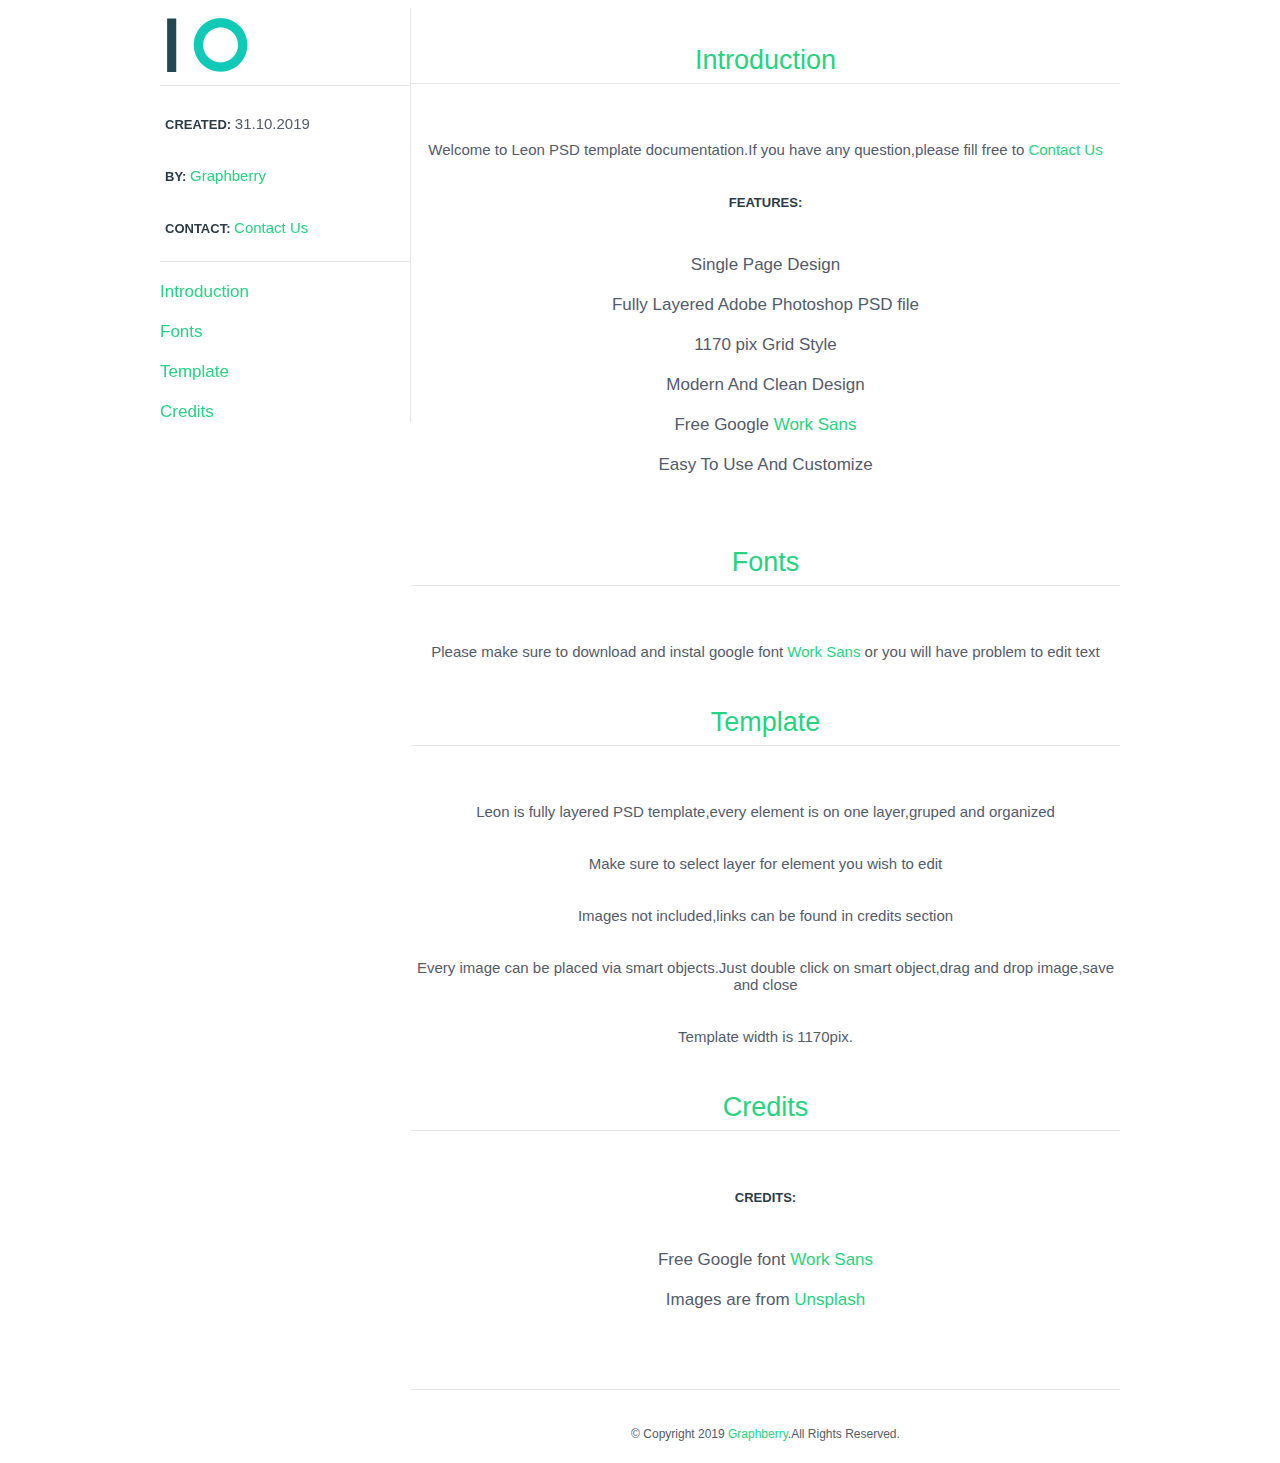
<file: leon/Help/Help.html>
<!DOCTYPE html>
<html>
<head>
	<meta charset="utf-8">
	<title>Leon - Simple Agency PSD Template</title>
    <link rel="stylesheet" href="assets/style.css">
</head>
<body>
	<div class="container">
		<div class="side">
			<div class="info">
				<a href="http://www.graphberry.com"><img src="assets/logo.png"></a>
				<p><b>CREATED: </b> 31.10.2019</p>
				<p><b>BY: </b><a href="http://www.graphberry.com"> Graphberry</a></p>
				<p><b>CONTACT: </b><a href="http://www.graphberry.com/pages/contact"> Contact Us</a></p>
			</div>
			<div class="menu">
				<li>
					<a href="#1">Introduction</a>
				</li>
				<li>
					<a href="#2">Fonts</a>
				</li>
				<li>
					<a href="#3">Template</a>
				</li>
				<li>
					<a href="#4">Credits</a>
				</li>
			</div>
		</div>
		<div class="content">
			<div id="1">
			    <p class="title">Introduction</p>
				<div class="intro-info">
					<p>Welcome to Leon PSD template documentation.If you have any question,please fill free to <a href="http://www.graphberry.com/pages/contact">Contact Us</a></p>
				<p><b>FEATURES: </b>
					<li>Single Page Design</li>
					<li>Fully Layered Adobe Photoshop PSD file</li>
					<li>1170 pix Grid Style</li>
					<li>Modern And Clean Design</li>
					<li>Free Google <a href="https://fonts.google.com/specimen/Work+Sans?selection.family=Work+Sans">Work Sans</a></li>
					<li>Easy To Use And Customize</li>
				</p>
				</div>
		    </div>

			<div id="2">
			    <p class="title">Fonts</p>
				<div class="intro-info">
					<p>Please make sure to download and instal google font <a href="https://fonts.google.com/specimen/Work+Sans?selection.family=Work+Sans">Work Sans</a> or you will have problem to edit text</p>
				</div>
		    </div>

			<div id="3">
			    <p class="title">Template</p>
				<div class="intro-info">
					<p>Leon is fully layered PSD template,every element is on one layer,gruped and organized</p>
					<p>Make sure to select layer for element you wish to edit</p>
                    <p>Images not included,links can be found in credits section</p>
                    <p>Every image can be placed via smart objects.Just double click on smart object,drag and drop image,save and close</p>
                    <p>Template width is 1170pix.</p>
				</div>
		    </div>

			<div id="4">
			    <p class="title">Credits</p>
				<div class="intro-info">
					<p><b>CREDITS:</b>
						<li>Free Google font <a href="https://fonts.google.com/specimen/Work+Sans?selection.family=Work+Sans">Work Sans</a></li>
                        <li>Images are from <a href="https://unsplash.com/">Unsplash</a></li>
                    </p>
				</div>
		    </div>

			<div>
				<p class="title"></p>
				<div class="footer">
					<p>© Copyright 2019 <a href="http://www.graphberry.com">Graphberry</a>.All Rights Reserved.</p>
				</div>
			</div>
		</div>
	</div>






</body>
</html>
</file>
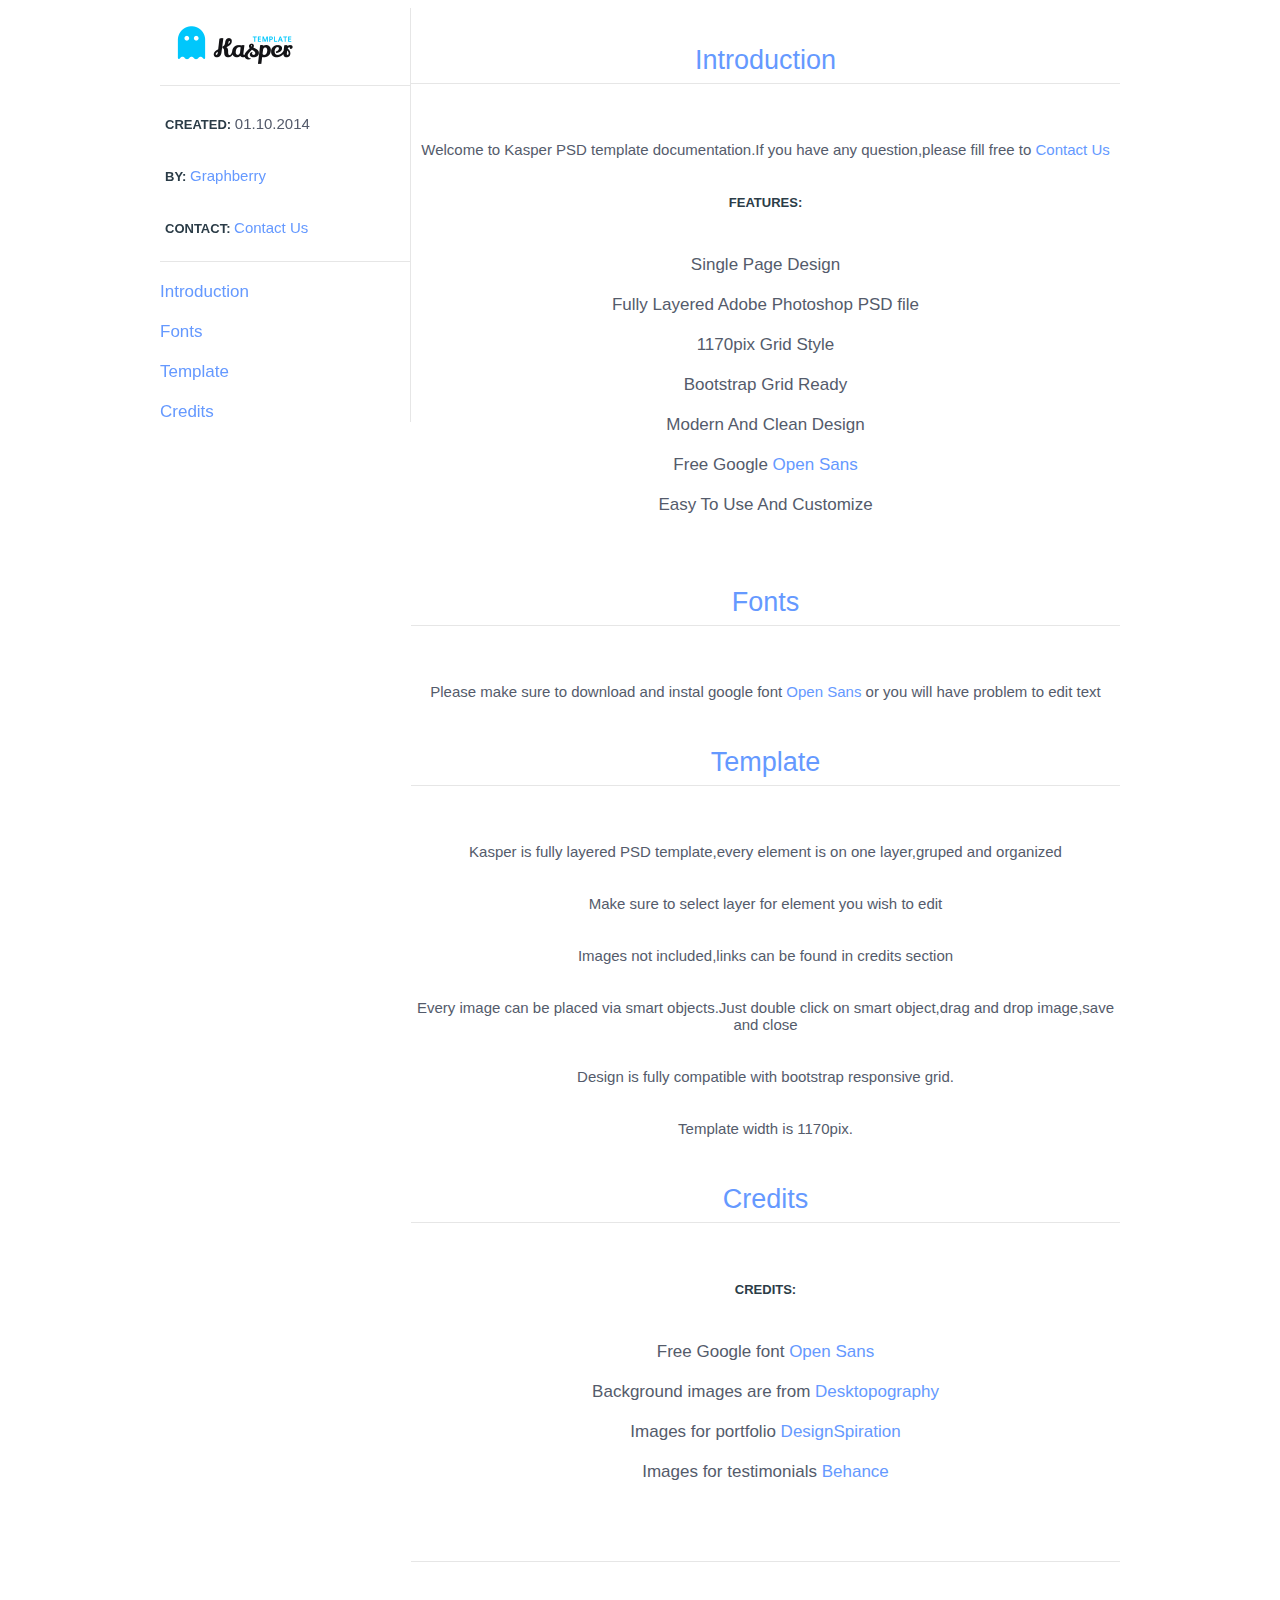
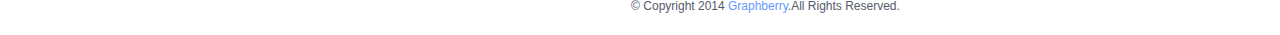
<file: kasper/templat two rules/Help/Help.html>
<!DOCTYPE html>
<html>
<head>
	<meta charset="utf-8">
	<title>Kasper Help Page</title>
    <link rel="stylesheet" href="assets/style.css">
</head>
<body>
	<div class="container">
		<div class="side">
			<div class="info">
				<a href="http://www.graphberry.com"><img src="assets/logo.png"></a>
				<p><b>CREATED: </b> 01.10.2014</p>
				<p><b>BY: </b><a href="http://www.graphberry.com"> Graphberry</a></p>
				<p><b>CONTACT: </b><a href="http://www.graphberry.com/pages/contact"> Contact Us</a></p>
			</div>
			<div class="menu">
				<li>
					<a href="#1">Introduction</a>
				</li>
				<li>
					<a href="#2">Fonts</a>
				</li>
				<li>
					<a href="#3">Template</a>
				</li>
				<li>
					<a href="#4">Credits</a>	
				</li>
			</div>
		</div>
		<div class="content">
			<div id="1">
			    <p class="title">Introduction</p>
				<div class="intro-info">
					<p>Welcome to Kasper PSD template documentation.If you have any question,please fill free to <a href="http://www.graphberry.com/pages/contact">Contact Us</a></p>
				<p><b>FEATURES: </b> 
					<li>Single Page Design</li>
					<li>Fully Layered Adobe Photoshop PSD file</li>
					<li>1170pix Grid Style</li>
					<li>Bootstrap Grid Ready</li>
					<li>Modern And Clean Design</li>
					<li>Free Google <a href="https://www.google.com/fonts/specimen/Open+Sans">Open Sans</a></li>
					<li>Easy To Use And Customize</li>
				</p>
				</div>
		    </div>
			
			<div id="2">
			    <p class="title">Fonts</p>
				<div class="intro-info">
					<p>Please make sure to download and instal google font <a href="https://www.google.com/fonts/specimen/Open+Sans">Open Sans</a> or you will have problem to edit text</p>
				</div>
		    </div>
			
			<div id="3">
			    <p class="title">Template</p>
				<div class="intro-info">
					<p>Kasper is fully layered PSD template,every element is on one layer,gruped and organized</p>
					<p>Make sure to select layer for element you wish to edit</p>
                    <p>Images not included,links can be found in credits section</p>
                    <p>Every image can be placed via smart objects.Just double click on smart object,drag and drop image,save and close</p>
					<p>Design is fully compatible with bootstrap responsive grid.</p>
                    <p>Template width is 1170pix.</p>
				</div>
		    </div>
			
			<div id="4">
			    <p class="title">Credits</p>
				<div class="intro-info">
					<p><b>CREDITS:</b>
						<li>Free Google font <a href="https://www.google.com/fonts/specimen/Open+Sans">Open Sans</a></li>
						<li>Background images are from <a href="http://desktopography.net//">Desktopography</a></li>
						<li>Images for portfolio <a href="http://designspiration.net/">DesignSpiration</a></li>
						<li>Images for testimonials <a href="https://www.behance.net/gallery/Meet-The-People/15046965/">Behance</a></li>
                    </p>
				</div>
		    </div>
			
			<div>
				<p class="title"></p>
				<div class="footer">
					<p>© Copyright 2014 <a href="http://www.graphberry.com">Graphberry</a>.All Rights Reserved.</p>
				</div>
			</div>
		</div>
	</div>






</body>
</html>
</file>
<file: Hang Man Game/CSS/master.css>
* {
  box-sizing: border-box;
}
body {
  font-family: Tahoma, Arial;
  background-image: url(../vector-gallows-in-the-public-square.jpg);
  background-size: cover;
}
.page {
  height: 100vh;
}
.page::before {
  position: fixed;
  content: "";
  width: 300%;
  height: 100%;
  background-color: #0075ff38;
  left: 50%;
  top: 50%;
  transform: translateX(-50%) skew(0, -10deg);
  border-radius: 50%;
  -webkit-border-radius: 50%;
  -moz-border-radius: 50%;
  -ms-border-radius: 50%;
  -o-border-radius: 50%;
  z-index: -1;
  -webkit-transform: translateX(-50%) skew(0, -10deg);
  -moz-transform: translateX(-50%) skew(0, -10deg);
  -ms-transform: translateX(-50%) skew(0, -10deg);
  -o-transform: translateX(-50%) skew(0, -10deg);
  animation: waving 10s ease-in-out infinite alternate;
  -webkit-animation: waving 5s ease-in-out infinite alternate;
}
@keyframes waving {
  from {
    transform: translateX(-50%) skew(0, -20deg);
    -webkit-transform: translateX(-50%) skew(0, -20deg);
    -moz-transform: translateX(-50%) skew(0, -20deg);
    -ms-transform: translateX(-50%) skew(0, -20deg);
    -o-transform: translateX(-50%) skew(0, -20deg);
  }
  to {
    transform: translateX(-30%) skew(10deg, 0deg);
    -webkit-transform: translateX(-30%) skew(10deg, 0deg);
    -moz-transform: translateX(-30%) skew(10deg, 0deg);
    -ms-transform: translateX(-30%) skew(10deg, 0deg);
    -o-transform: translateX(-30%) skew(10deg, 0deg);
  }
}
.container {
  padding-left: 15px;
  padding-right: 15px;
  margin-left: auto;
  margin-right: auto;
}
/* Small */
@media (min-width: 768px) {
  .container {
    width: 750px;
    padding-left: 0px;
    padding-right: 0px;
  }
}
/* Medium */
@media (min-width: 992px) {
  .container {
    width: 970px;
  }
}
/* Large */
@media (min-width: 1200px) {
  .container {
    width: 1170px;
  }
}
.row {
  display: flex;
  flex-direction: column;
}
hr {
  border: 1px solid #eee;
}
.game-info {
  display: flex;
}
.game-info .game-name {
  flex: 1;
}
.game-info .category {
  flex: 1;
  text-align: right;
}
.game-info .category span {
  text-transform: capitalize;
  color: #e91e63;
  font-weight: bold;
}

/* welcome popup */
.welcome-popup {
  background-color: #f44336;
  border-radius: 12px;
  -webkit-border-radius: 12px;
  -moz-border-radius: 12px;
  -ms-border-radius: 12px;
  -o-border-radius: 12px;
  position: absolute;
  top: 10%;
  left: 50%;
  transform: translateX(-50%);
  color: #fff;
  text-align: center;
  padding: 20px 30px;
}

@media (max-width: 768px) {
  .welcome-popup {
    top: 1%;
    line-height: 1.4;
    width: 90%;
  }
}

.welcome-popup img {
  position: relative;
  top: 15px;
  border-radius: 30px;
}
.welcome-popup p {
  line-height: 1.8;
}
@media (max-width: 768px) {
  .welcome-popup img {
    position: relative;
    top: 5px;
    border-radius: 30px;
  }
  .welcome-popup h2 {
    margin: 0;
  }
  .welcome-popup h3 {
    margin-bottom: 5px;
    line-height: 1;
  }
}

.welcome-popup .enter-game {
  background: #fff;
  border: none;
  border-radius: 6px;
  padding: 10px 15px;
  font-size: 20px;
  font-weight: bold;
  color: red;
  outline: red 4px solid;
  text-transform: uppercase;
  cursor: pointer;
}
/* end welcome popup */

.hangman-draw {
  flex: 1;
  background-color: #f8f8f8;
  padding: 20px;
  height: 324px;
  border-radius: 12px;
}
.hangman-draw .the-draw {
  width: 60px;
  height: 280px;
  border-bottom: 4px solid #222;
  position: relative;
  margin: auto;
  left: -60px;
  display: none;
}
@media (max-width: 768px) {
  .hangman-draw .the-draw {
    width: 30px;
    height: 140px;
    border-bottom: 2px solid #222;
    position: relative;
    margin: auto;
    left: -30px;
    display: none;
  }
}
.hangman-draw .the-stand {
  content: "";
  position: absolute;
  width: 4px;
  background-color: #222;
  height: 100%;
  left: 50%;
  margin-left: -2px;
  display: none;
}

@media (max-width: 768px) {
  .hangman-draw .the-stand {
    content: "";
    position: absolute;
    width: 2px;
    background-color: #222;
    height: 100%;
    left: 50%;
    margin-left: -1px;
    display: none;
  }
}
.hangman-draw .the-hang {
  display: none;
}
.hangman-draw .the-hang::before {
  content: "";
  position: absolute;
  width: 100px;
  height: 4px;
  background-color: #222;
  left: 30px;
  top: 15px;
}
@media (max-width: 768px) {
  .hangman-draw .the-hang::before {
    content: "";
    position: absolute;
    width: 50px;
    height: 2px;
    background-color: #222;
    left: 15px;
    top: 7.5px;
  }
}
.hangman-draw .the-hang::after {
  content: "";
  position: absolute;
  width: 4px;
  height: 30px;
  background-color: #222;
  left: 130px;
  top: 15px;
}

@media (max-width: 768px) {
  .hangman-draw .the-hang::after {
    content: "";
    position: absolute;
    width: 2px;
    height: 15px;
    background-color: #222;
    left: 65px;
    top: 7.5px;
  }
}

.hangman-draw .the-rope {
  width: 70px;
  height: 70px;
  position: absolute;
  left: 95px;
  top: 45px;
  border: 4px dashed #222;
  border-radius: 50%;
  -webkit-border-radius: 50%;
  -moz-border-radius: 50%;
  -ms-border-radius: 50%;
  -o-border-radius: 50%;
  display: none;
}

@media (max-width: 768px) {
  .hangman-draw .the-rope {
    width: 35px;
    height: 35px;
    position: absolute;
    left: 47.5px;
    top: 22.5px;
    border: 2px dashed #222;
    border-radius: 50%;
    -webkit-border-radius: 50%;
    -moz-border-radius: 50%;
    -ms-border-radius: 50%;
    -o-border-radius: 50%;
    display: none;
  }
}

.hangman-draw .the-man .head {
  width: 50px;
  height: 50px;
  border-radius: 50%;
  -webkit-border-radius: 50%;
  -moz-border-radius: 50%;
  -ms-border-radius: 50%;
  -o-border-radius: 50%;
  border: 4px solid #222;
  position: absolute;
  left: 105px;
  top: 55px;
  display: none;
}

@media (max-width: 768px) {
  .hangman-draw .the-man .head {
    width: 25px;
    height: 25px;
    border-radius: 50%;
    -webkit-border-radius: 50%;
    -moz-border-radius: 50%;
    -ms-border-radius: 50%;
    -o-border-radius: 50%;
    border: 2px solid #222;
    position: absolute;
    left: 52.5px;
    top: 27.5px;
    display: none;
  }
}

.hangman-draw .the-man .body {
  position: absolute;
  background-color: #222;
  width: 4px;
  height: 110px;
  top: 102px;
  left: 130px;
  display: none;
}

@media (max-width: 768px) {
  .hangman-draw .the-man .body {
    position: absolute;
    background-color: #222;
    width: 2px;
    height: 55px;
    top: 51px;
    left: 65px;
    display: none;
  }
}
.hangman-draw .the-man .hands {
  display: none;
}
.hangman-draw .the-man .hands::before {
  content: "";
  width: 50px;
  position: absolute;
  height: 4px;
  background-color: #222;
  left: 85px;
  transform: rotate(30deg);
  -webkit-transform: rotate(30deg);
  -moz-transform: rotate(30deg);
  -ms-transform: rotate(30deg);
  -o-transform: rotate(30deg);
}

@media (max-width: 768px) {
  .hangman-draw .the-man .hands::before {
    content: "";
    width: 25px;
    position: absolute;
    height: 2px;
    background-color: #222;
    left: 42.5px;
    transform: rotate(30deg);
    -webkit-transform: rotate(30deg);
    -moz-transform: rotate(30deg);
    -ms-transform: rotate(30deg);
    -o-transform: rotate(30deg);
  }
}

.hangman-draw .the-man .hands::after {
  left: 130px;
  transform: rotate(-30deg);
  -webkit-transform: rotate(-30deg);
  -moz-transform: rotate(-30deg);
  -ms-transform: rotate(-30deg);
  -o-transform: rotate(-30deg);
}

@media (max-width: 768px) {
  .hangman-draw .the-man .hands::after {
    left: 65px;
    transform: rotate(-30deg);
    -webkit-transform: rotate(-30deg);
    -moz-transform: rotate(-30deg);
    -ms-transform: rotate(-30deg);
    -o-transform: rotate(-30deg);
  }
}
.hangman-draw .the-man .hands::before,
.hangman-draw .the-man .hands::after {
  content: "";
  width: 50px;
  top: 130px;

  position: absolute;
  height: 4px;
  background-color: #222;
}

@media (max-width: 768px) {
  .hangman-draw .the-man .hands::before,
  .hangman-draw .the-man .hands::after {
    content: "";
    width: 25px;
    top: 65px;
    position: absolute;
    height: 2px;
    background-color: #222;
  }
}

.hangman-draw .the-man .legs {
  display: none;
}
.hangman-draw .the-man .legs::before {
  left: 85px;
  transform: rotate(-30deg);
  -webkit-transform: rotate(-30deg);
  -moz-transform: rotate(-30deg);
  -ms-transform: rotate(-30deg);
  -o-transform: rotate(-30deg);
}

@media (max-width: 768px) {
  .hangman-draw .the-man .legs::before {
    left: 42.5px;
    transform: rotate(-30deg);
    -webkit-transform: rotate(-30deg);
    -moz-transform: rotate(-30deg);
    -ms-transform: rotate(-30deg);
    -o-transform: rotate(-30deg);
  }
}

.hangman-draw .the-man .legs::after {
  left: 130px;
  transform: rotate(30deg);
  -webkit-transform: rotate(30deg);
  -moz-transform: rotate(30deg);
  -ms-transform: rotate(30deg);
  -o-transform: rotate(30deg);
}

@media (max-width: 768px) {
  .hangman-draw .the-man .legs::after {
    left: 65px;
    transform: rotate(30deg);
    -webkit-transform: rotate(30deg);
    -moz-transform: rotate(30deg);
    -ms-transform: rotate(30deg);
    -o-transform: rotate(30deg);
  }
}

.hangman-draw .the-man .legs::before,
.hangman-draw .the-man .legs::after {
  content: "";
  width: 50px;
  top: 220px;
  position: absolute;
  height: 4px;
  background-color: #222;
}

@media (max-width: 768px) {
  .hangman-draw .the-man .legs::before,
  .hangman-draw .the-man .legs::after {
    content: "";
    width: 25px;
    top: 110px;
    position: absolute;
    height: 2px;
    background-color: #222;
  }
}

.hangman-draw.wrong-1 .the-draw {
  display: block;
}
.hangman-draw.wrong-2 .the-stand {
  display: block;
}
.hangman-draw.wrong-3 .the-hang {
  display: block;
}
.hangman-draw.wrong-4 .the-rope {
  display: block;
}

.hangman-draw.wrong-5 .head {
  display: block;
}
.hangman-draw.wrong-6 .body {
  display: block;
}
.hangman-draw.wrong-7 .hands {
  display: block;
}
.hangman-draw.wrong-8 .legs {
  display: block;
}
.letters {
  flex: 1;
  padding: 15px;
  text-align: center;
}

/* Small */
@media (max-width: 768px) {
  .letters {
    padding: 0px;
  }
}
.letters.finished {
  pointer-events: none;
}
.letters .letter-box {
  width: 55px;
  height: 55px;
  display: inline-block;
  background-color: #009688;
  color: #fff;
  font-size: 24px;
  margin-right: 10px;
  line-height: 55px;
  text-transform: uppercase;
  font-weight: bold;
  cursor: pointer;
  margin-bottom: 10px;
  border-radius: 6px;
  -webkit-border-radius: 6px;
  -moz-border-radius: 6px;
  -ms-border-radius: 6px;
  -o-border-radius: 6px;
}
/* Small */
@media (max-width: 768px) {
  .letters .letter-box {
    width: 35px;
  }
}
.letters .letter-box.clicked {
  background-color: #222;
  opacity: 0.2;
  pointer-events: none;
}
.letters-guess {
  margin: 10px auto;
  background-color: #f8f8f8;
  padding: 20px;
  display: flex;
  justify-content: center;
  min-height: 104px;
  border-radius: 12px;
  -webkit-border-radius: 12px;
  -moz-border-radius: 12px;
  -ms-border-radius: 12px;
  -o-border-radius: 12px;
}

.letters-guess span {
  width: 60px;
  height: 60px;
  font-size: 24px;
  margin-right: 10px;
  text-align: center;
  line-height: 60px;
  text-transform: uppercase;
  font-weight: bold;
  background-color: #fdfdfd;
  border-bottom: 3px solid #222;
  transition: 0.3s;
  -webkit-transition: 0.3s;
  -moz-transition: 0.3s;
  -ms-transition: 0.3s;
  -o-transition: 0.3s;
}

.letters-guess span.with-space {
  background: none;
  border-bottom: none;
  position: relative;
}
.letters-guess span.with-space::before {
  content: "";
  width: 20px;
  height: 4px;
  background-color: #009688;
  position: absolute;
  left: 50%;
  top: 50%;
  transform: translate(-50%, -50%);
  -webkit-transform: translate(-50%, -50%);
  -moz-transform: translate(-50%, -50%);
  -ms-transform: translate(-50%, -50%);
  -o-transform: translate(-50%, -50%);
}
/* Popup container */
.lose-popup {
  display: flex;
  position: fixed;
  top: 25%;
  left: 50%;
  transform: translate(-50%, -50%);
  background-color: #f44336;
  padding: 20px;
  border-radius: 10px;
  box-shadow: 0 4px 6px rgba(0, 0, 0, 0.1);
  z-index: 1000;
  color: #fff;
  font-family: "Arial", sans-serif;
  text-align: center;
  width: 500px;
  height: 100px;
  justify-content: center;
  align-items: center;
  font-size: 24px;
}

.win-popup {
  display: flex;
  position: fixed;
  top: 25%;
  left: 50%;
  transform: translate(-50%, -50%);
  background-color: #009688;
  padding: 20px;
  border-radius: 10px;
  box-shadow: 0 4px 6px rgba(0, 0, 0, 0.1);
  z-index: 1000;
  color: #fff;
  font-family: "Arial", sans-serif;
  text-align: center;
  width: 500px;
  height: 100px;
  justify-content: center;
  align-items: center;
  font-size: 24px;
}
</file>
<file: MemoryGame/CSS/main.css>
* {
  box-sizing: border-box;
}
body {
  font-family: Arial, Tahoma, sans-serif;
  margin: 0;
}
.page {
  background-color: #fff;
  padding: 8px;
  height: 100vh;
  position: relative;
}
.control-buttons {
  position: fixed;
  left: 0;
  top: 0;
  width: 100%;
  height: 100%;
  z-index: 2;
  background-color: rgb(3 169 244 / 90%);
}
.control-buttons span {
  position: absolute;
  left: 50%;
  top: 50%;
  background-color: #f44336;
  color: #fff;
  transform: translate(-50%, -50%);
  -webkit-transform: translate(-50%, -50%);
  -moz-transform: translate(-50%, -50%);
  -ms-transform: translate(-50%, -50%);
  -o-transform: translate(-50%, -50%);
  padding: 15px 25px;
  font-size: 30px;
  text-align: center;
  cursor: pointer;
  border-radius: 6px;
  -webkit-border-radius: 6px;
  -moz-border-radius: 6px;
  -ms-border-radius: 6px;
  -o-border-radius: 6px;
}
.timer-container {
  background-color: #333;
  color: wheat;
  text-align: center;
  margin-top: 10px;
  padding: 15px 0;
  border-radius: 6px;
  -webkit-border-radius: 6px;
  -moz-border-radius: 6px;
  -ms-border-radius: 6px;
  -o-border-radius: 6px;
}
.info-container {
  width: 1080px;
  margin: 0 auto;
  background-color: #f6f6f6;
  padding: 5px 20px;
  font-size: 24px;
  overflow: hidden;
  border: 2px solid #2196f3;
  display: flex;
  justify-content: space-between;
  border-radius: 6px;
  -webkit-border-radius: 6px;
  -moz-border-radius: 6px;
  -ms-border-radius: 6px;
  -o-border-radius: 6px;
}
@media (min-width: 300px) and (max-width: 374px) {
  .info-container {
    width: 290px;
    padding: 2px 7px;
    font-size: 14px;
    border: 1px solid #2196f3;
  }
}
@media (min-width: 375px) and (max-width: 768px) {
  .info-container {
    width: 360px;
    padding: 2px 7px;
    font-size: 14px;
    border: 1px solid #2196f3;
  }
}
.quick-settings {
  color: wheat;
  display: flex;
  justify-content: space-between;
  margin-top: 15px;
  background: #333;
  padding: 10px 15px;
  border-radius: 6px;
  -webkit-border-radius: 6px;
  -moz-border-radius: 6px;
  -ms-border-radius: 6px;
  -o-border-radius: 6px;
}
.memory-game-blockes {
  display: flex;
  width: 1100px;
  flex-wrap: wrap;
  margin: auto;
  margin-top: 15px;
}
@media (min-width: 300px) and (max-width: 374px) {
  .memory-game-blockes {
    width: 295px;
    margin: auto;
    margin-top: 15px;
  }
}
@media (min-width: 375px) and (max-width: 768px) {
  .memory-game-blockes {
    width: 360px;
    margin: auto;
    margin-top: 15px;
  }
}
.memory-game-blockes.no-clicking {
  pointer-events: none;
}
.memory-game-blockes .game-block {
  height: 150px;
  transition: transform 0.5s;
  -webkit-transition: transform 0.5s;
  -moz-transition: transform 0.5s;
  -ms-transition: transform 0.5s;
  -o-transition: transform 0.5s;
  transform-style: preserve-3d;
  cursor: pointer;
  position: relative;
  flex: 1 0 150px;
  margin: 0 5px 10px;
}
@media (min-width: 300px) and (max-width: 374px) {
  .memory-game-blockes .game-block {
    height: 75px;
    flex: 1 0 75px;
  }
}
@media (min-width: 375px) and (max-width: 768px) {
  .memory-game-blockes .game-block {
    height: 75px;
    flex: 1 0 75px;
  }
}
.memory-game-blockes .game-block .front {
  background-color: #333;
  /* line-height: 200px; */
  display: flex;
  justify-content: center;
  align-items: center;
}
.memory-game-blockes .game-block .front::before {
  content: "?";
  color: #fff;
  font-size: 100px;
  font-weight: bold;
}
@media (min-width: 300px) and (max-width: 374px) {
  .memory-game-blockes .game-block .front::before {
    font-size: 50px;
  }
}
@media (min-width: 375px) and (max-width: 768px) {
  .memory-game-blockes .game-block .front::before {
    font-size: 50px;
  }
}
.memory-game-blockes .game-block .back {
  background-color: #607d8b;
  transform: rotateY(180deg);
  -webkit-transform: rotateY(180deg);
  -moz-transform: rotateY(180deg);
  -ms-transform: rotateY(180deg);
  -o-transform: rotateY(180deg);
  display: flex;
  justify-content: center;
  align-items: center;
}

.memory-game-blockes .game-block .back img {
  width: 100px;
}
@media (min-width: 300px) and (max-width: 374px) {
  .memory-game-blockes .game-block .back img {
    width: 50px;
  }
}
@media (min-width: 375px) and (max-width: 768px) {
  .memory-game-blockes .game-block .back img {
    width: 50px;
  }
}

.memory-game-blockes .game-block .face {
  width: 100%;
  height: 100%;
  text-align: center;
  position: absolute;
  backface-visibility: hidden;
  -webkit-backface-visibility: hidden;
  /* border: solid 5px #2196f3; */
  border-radius: 8px;
}
.memory-game-blockes .game-block.is-flipped,
.memory-game-blockes .game-block.has-match {
  transform: rotateY(180deg);
  -webkit-transform: rotateY(180deg);
  -moz-transform: rotateY(180deg);
  -ms-transform: rotateY(180deg);
  -o-transform: rotateY(180deg);
  pointer-events: none;
}
.over-lay {
  background-color: #333333d1;
  position: relative;
  width: 100%;
  height: 100%;
  position: absolute;
  top: 0;
  left: 0;
}
.end-game {
  transform: translate(-50%, -50%);
  top: 50%;
  left: 50%;
  position: absolute;
}
.end-game span {
  padding: 25px;
  color: #fff;
  border-radius: 8px;

  font-size: 35px;
  font-weight: bold;
  text-align: center;
  display: block;
}
.end-game .play-again {
  margin: auto;
  padding: 10px 15px;
  color: #fff;
  border-radius: 8px;
  font-size: 26px;
  font-weight: bold;
  text-align: center;
  background: #2196f3;
  display: block;
  cursor: pointer;
}
</file>
<file: Quiz application/css/quiz.css>
* {
  --webkit-box-sizing: border-box;
  --moz-box-sizing: border-box;
  box-sizing: border-box;
  padding: 0%;
  margin: 0%;
}
html {
  scroll-behavior: smooth;
}
body {
  font-family: "Open Sans", sans-serif;
  /* background-color: black; */
}
ul {
  list-style: none;
}
.container {
  padding-left: 15px;
  padding-right: 15px;
  margin-left: auto;
  margin-right: auto;
  min-height: 97px;
}
/* Small */
@media (min-width: 768px) {
  .container {
    width: 750px;
  }
}
/* Medium */
@media (min-width: 992px) {
  .container {
    width: 970px;
  }
}
/* Large */
@media (min-width: 1200px) {
  .container {
    width: 1170px;
  }
}
.page {
  background-image: url(../images/background-pattern.jpg);
  background-size: cover;
  position: relative;
  height: 100vh;
  overflow: hidden;
}
.page::before {
  content: "";
  position: absolute;
  left: 0;
  top: 0;
  width: 100%;
  height: 100%;
  background-color: #20a3fb;
  opacity: 0.85;
}
.quiz-app {
  position: relative;
  margin: auto;
  /* width: 800px; */
  padding: 20px;
}
@media (max-width: 768px) {
  .quiz-app {
    /* width: 400px; */
    margin: auto;
  }
}

.quiz-app .quiz-info {
  display: flex;
  background-color: #fff;
  padding: 20px;
  display: none;
  border-radius: 8px;
}
.quiz-app .quiz-info .count {
  flex: 1;
  text-align: right;
}
.quiz-app .quiz-info .category {
  flex: 1;
}
.quiz-app .selection-links {
  text-align: center;
  text-transform: capitalize;
  position: relative;
  display: flex;
  flex-direction: column;
  overflow: hidden;
}
.quiz-app .selection-links h2 {
  background-color: #fff;
  width: fit-content;
  text-align: center;
  margin: auto;
  padding: 12px 20px;
  border-radius: 7px;
  margin-top: 30px;
  border-bottom-left-radius: 25px;
  border-top-right-radius: 25px;
  position: relative;
}

.quiz-app .selection-links h2::after,
.quiz-app .selection-links h2::before {
  content: "";
  position: absolute;
  width: 70px;
  height: 3px;
  background-color: #026dbb;
  top: 50%;
}
.quiz-app .selection-links h2::before {
  left: -62px;
}
.quiz-app .selection-links h2::after {
  right: -62px;
}
.quiz-app .selection-links select {
  background: #fff;
  border: none;
  border-radius: 4px;
  width: fit-content;
  text-align: center;
  margin: auto;
  padding: 12px 20px;
  appearance: none; /* Remove default arrow */
  border-bottom-left-radius: 25px !important ;
  border-top-right-radius: 25px !important ;
  cursor: pointer; /* Show pointer cursor on hover */
  text-transform: uppercase;
  font-size: 18px;
  font-weight: bold;
}
.quiz-app .selection-links .select {
  position: relative;
  bottom: -60px;
  margin: auto;
  width: fit-content;
}
.quiz-app .selection-links .select::before,
.quiz-app .selection-links .select::after {
  content: "";
  position: absolute;
  width: 70px;
  height: 3px;
  background-color: #026dbb;
  top: 50%;
}
.quiz-app .selection-links .select::before {
  left: -62px;
}
.quiz-app .selection-links .select::after {
  right: -62px;
}
.quiz-app .selection-links img {
  display: block;
  margin: auto;
}
.quiz-app .quiz-area {
  background-color: #fff;
  padding: 75px 35px;
  border-radius: 8px;
  display: none;
  text-align: center;
  margin: 10px 30px;
  position: relative;
  border-bottom-left-radius: 50px;
  border-top-right-radius: 50px;
}
.quiz-app .quiz-area::before,
.quiz-app .quiz-area::after {
  content: "";
  position: absolute;
  width: 325px;
  height: 3px;
  background-color: #026dbb;
}

.quiz-app .quiz-area::before {
  left: -62px;
  top: 12%;
}
.quiz-app .quiz-area::after {
  right: -62px;
  bottom: 12%;
}
.quiz-app .quiz-area h2 {
  margin: 0;
}

@media (max-width: 768px) {
  .quiz-app .quiz-area h2 {
    font-size: 19px;
  }
}

.quiz-app .answers-area {
  padding: 0 20px 20px;
  border-radius: 8px;
  display: none;
}
.quiz-app .answers-area .answer {
  background-color: #f9f9f9;
  padding: 15px;
  border-radius: 8px;
  text-align: center;
  width: 300px;
  margin: auto;
  border-bottom-left-radius: 30px;
  border-top-right-radius: 30px;
  position: relative;
}
.quiz-app .answers-area .answer:first-child:before,
.quiz-app .answers-area .answer:nth-child(3)::before {
  content: "";
  position: absolute;
  width: 85px;
  height: 3px;
  background-color: #026dbb;
  left: -62px;
  top: 50%;
}
.quiz-app .answers-area .answer:nth-child(2):before,
.quiz-app .answers-area .answer:nth-child(4)::before {
  content: "";
  position: absolute;
  width: 85px;
  height: 3px;
  background-color: #026dbb;
  right: -62px;
  top: 50%;
}

.quiz-app .answers-area .answer:not(:last-child) {
  border-bottom: 1px solid #dfdfdf;
  margin-bottom: 10px;
}
.quiz-app .answers-area .answer input[type="Radio"] {
  display: none;
}
.quiz-app .answers-area .answer input[type="Radio"]:checked + label {
  color: #0075ff;
}
.quiz-app .answers-area .answer label {
  cursor: pointer;
  font-weight: bold;
  color: #777;
  font-size: 16px;
  margin-left: 5px;
  position: relative;
  top: -2px;
}
.quiz-app .submit-button {
  background-color: #0075ff;
  display: block;
  width: 100%;
  padding: 10px 15px;
  border: none;
  color: #fff;
  font-weight: bold;
  font-size: 18px;
  cursor: pointer;
  border-radius: 6px;
  -webkit-border-radius: 6px;
  -moz-border-radius: 6px;
  -ms-border-radius: 6px;
  -o-border-radius: 6px;
  margin-bottom: 20px;
  display: none;
}

.quiz-app .submit-button:focus {
  outline: none;
}
.quiz-app .bullets {
  border-top: 1px solid #dfdfdf;
  background-color: #fff;
  display: flex;
  padding: 20px;
  border-radius: 8px;
  display: none;
}

.quiz-app .bullets .spans {
  flex: 1;
  display: flex;
}
@media (max-width: 768px) {
  .quiz-app .bullets {
    flex-wrap: wrap;
    gap: 20px;
  }
  .quiz-app .bullets .spans {
    flex-wrap: wrap;
    gap: 5px;
  }
}
.quiz-app .bullets span {
  width: 20px;
  height: 20px;
  background-color: #ddd;
  margin-right: 5px;
  border-radius: 50%;
  -webkit-border-radius: 50%;
  -moz-border-radius: 50%;
  -ms-border-radius: 50%;
  -o-border-radius: 50%;
}
.quiz-app .bullets span.on {
  background-color: #0075ff;
}
.quiz-app .results span {
  font-weight: bold;
}
.quiz-app .results {
  position: relative;
}
.quiz-app .results .great {
  color: #fff;
  font-size: 42px;
  background-color: #0459d0;
  width: fit-content;
  padding: 10px 76px;
  margin: 45px auto;
  position: relative;
  border-bottom-left-radius: 30px;
  border-top-right-radius: 30px;
  border-radius: 8px;
  border-bottom-left-radius: 40px;
  border-top-right-radius: 40px;
}
.quiz-app .results span.bad {
  background: #fff;
  width: fit-content;
  display: block;
  padding: 20px 50px;
  margin: auto;
  border-radius: 7px;
  text-align: center;
  line-height: 1.8;
  text-transform: capitalize;
}
.quiz-app .results .brain {
  margin: auto;
  overflow: hidden;
  display: flex;
  display: none;
}
.quiz-app .results span.good {
  color: #009688;
}
.quiz-app .results span.perfect {
  color: #0075ff;
}
@media only screen and (max-width: 768px) {
  .container {
    padding: 10px;
  }

  .quiz-app {
    padding: 10px;
  }

  .page::before {
    background-color: #20a3fb;
  }

  .selection-links {
    text-align: center;
  }

  .submit-button {
    width: 100%;
  }
}
</file>
<file: To Do App/css/master.css>
* {
  box-sizing: border-box;
  transition: 0.3s;
  -webkit-transition: 0.3s;
  -moz-transition: 0.3s;
  -ms-transition: 0.3s;
  -o-transition: 0.3s;
}
:focus {
  outline: none;
}
body {
  margin: 0;
  font-family: "open sans ", sans-serif;
  text-transform: capitalize;
}
a {
  text-decoration: none;
}
ul,
li {
  list-style: none;
  margin: 0;
  padding: 0;
}
.page {
  background-color: #111;
  min-height: 100vb;
  display: flex;
  /* grid-template-columns: repeat(auto-fill, minmax(650px, 1fr)); */
  position: relative;
  overflow: hidden;
}
@media (max-width: 720px) {
  .page {
    /* display: block; */
    flex-direction: column-reverse;
  }
}
/* .page::before {
  content: "";
  position: absolute;
  background-color: #000000d6;
  left: 0;
  top: 0;
  width: 100%;
  height: 100%;
} */
.tasks-area {
  flex: 1;
  width: 650px;
  position: relative;
  margin: 15px;
  margin-right: 0;
  display: flex;
  flex-direction: column;
  gap: 20px;
  transition: 0.3s;
}

@media (max-width: 640px) {
  .tasks-area {
    margin: auto;
    padding-top: 10px;
    max-width: 640px;
    /* display: none; */
    width: 100%;
  }
}

.boxes-container {
  display: flex;
  align-content: center;
  justify-content: space-between;
  gap: 20px;
}
@media (max-width: 740px) {
  .boxes-container {
    flex-direction: column;
  }
}
.tasks {
  background-color: #262828;
  /* height: 77vh; */
  padding: 15px;
  width: 350px;
  display: flex;
  flex-direction: column;
  gap: 25px;
  border-radius: 8px;
  transition: 0.3s;
  -webkit-transition: 0.3s;
  -moz-transition: 0.3s;
  -ms-transition: 0.3s;
  -o-transition: 0.3s;
  position: relative;
}
@media (max-width: 740px) {
  .tasks {
    width: 100%;
  }
}
.tasks .task {
  background: #333;
  padding: 10px 15px;
  justify-content: center;
  align-items: center;
  color: white;
  border-radius: 8px;
  gap: 8px;
  justify-content: space-between;
  border-bottom: 2px solid #fd5553;
  -webkit-border-radius: 8px;
  -moz-border-radius: 8px;
  -ms-border-radius: 8px;
  -o-border-radius: 8px;
}
.tasks .task .text.checked {
  font-size: 18px;
  font-weight: 500;
}

.tasks .task.checked .text,
.tasks .task.checked .options .date-added {
  text-decoration: line-through;
  opacity: 0.4;
}
.tasks .task .options {
  border-radius: 6px;
  font-size: 14px;
  align-items: center;
}
.tasks .task .options .date-added {
  font-size: 12px;
  color: #ddd;
}
.tasks .task .options .buttons {
  display: flex;
  justify-content: center;
  align-items: center;
  gap: 5px;
  margin-top: 7px;
}
.tasks .task .options .buttons button {
  border-radius: 6px;
  border: none;
  color: #fff;
  cursor: pointer;
}
.tasks .task .options .buttons button:first-child {
  background-color: #f44336;
}
.tasks .task .options .buttons button:nth-child(2) {
  background-color: #009688;
}
.tasks .task .options .buttons button:last-child {
  background-color: #137217;
}
.boxes-container .focus-report {
  color: #fff;
  width: 350px;
  background: gray;
  border-radius: 8px;
  -webkit-border-radius: 8px;
  -moz-border-radius: 8px;
  -ms-border-radius: 8px;
  -o-border-radius: 8px;
  background-color: #262828;
  /* height: 77vh; */
  padding: 15px;
  /* min-width: 400px; */
  display: flex;
  flex-direction: column;
  gap: 8px;
  border-radius: 8px;
}
@media (max-width: 740px) {
  .boxes-container .focus-report {
    width: 100%;
  }
}
.boxes-container .focus-report .box {
  font-size: 14px;
  background-color: #333;
  border-radius: 8px;
  display: flex;
  align-items: center;
  justify-content: space-between;
  padding: 10px 5px;
  /* gap: 20px; */
  border-right: 2px solid #fd5553;
  border-left: 2px solid #fd5553;
}
.boxes-container .focus-report .box h4 {
  /* width: 225px; */

  margin: 0px;
  font-size: 15px;
  font-weight: 300;
}
.music {
  background-color: #161c1e;
  color: floralwhite;
  border-radius: 8px;
  -webkit-border-radius: 8px;
  -moz-border-radius: 8px;
  -ms-border-radius: 8px;
  -o-border-radius: 8px;
  position: relative;
  padding: 15px;
}
@media (max-width: 640px) {
  .music {
    width: 100%;
  }
}
.music .heading {
  text-align: center;
}
.music .sounds-container {
  display: flex;
  justify-content: space-evenly;
  align-items: center;
}
.music .sounds-container .box {
  background-color: #333;
  padding: 20px;
  text-align: center;
  border-radius: 8px;
  -webkit-border-radius: 8px;
  -moz-border-radius: 8px;
  -ms-border-radius: 8px;
  -o-border-radius: 8px;
  cursor: pointer;
}

.music .sounds-container .box:hover {
  color: #03a9f4;
  /* border-left: 15px solid #333;
  border-right: 15px solid #333; */
}
@media (max-width: 640px) {
  .music .sounds-container .box {
    padding: 0px;
    background-color: transparent;
  }
  .music .sounds-container .box:hover {
    color: #03a9f4;
    /* border-left: 5px solid #333;
    border-right: 5px solid #333; */
  }
}
.music .sounds-container .box i {
  font-size: 32px;
}
.music .sounds-container .box .titles {
  display: block;
  margin-top: 15px;
  font-size: 12px;
}
.timer-area {
  margin: 15px;
  border-radius: 8px;
  margin-right: 25px;
  flex: 1;
  min-width: 450px;
  position: relative;
  display: flex;
  justify-content: center;
  align-items: center;
  flex-direction: column;
  justify-content: space-between;
  gap: 20px;
  background-color: #161c1e;
  -webkit-border-radius: 8px;
  -moz-border-radius: 8px;
  -ms-border-radius: 8px;
  -o-border-radius: 8px;
}
@media (max-width: 770px) {
  .timer-area {
    min-width: 100%;
    margin: 0;
    min-height: 100vh;
  }
}
.timer-area .nav {
  padding: 10px;
  width: 100%;
  top: 0;
  display: flex;
  gap: 15px;
  justify-content: space-between;
}

.timer-area .nav:hover i {
  color: #f44336;
}
.timer-area .nav i {
  text-align: right;
  font-size: 26px;
  color: #fff;
  padding-right: 10px;
  padding-top: 10px;
  cursor: pointer;
}

.timer-area .nav ul {
  display: flex;
  justify-content: space-evenly;
  flex-direction: column;
  margin-top: 15px;
  display: flex;
  position: absolute;
  width: 100%;
  z-index: 5;
  background-color: #333;
  left: 0;
  top: 47px;
  display: none;
}

.timer-area .nav ul li {
  padding: 15px;
  border-bottom: 1px solid #555;
  color: #fff;
  cursor: pointer;
}
.timer-area .nav ul li:hover {
  color: #f44336;
}

.form {
  border-radius: 8px;
  display: flex;
  flex: 1;
  transition: flex-direction 0.3s ease, align-items 0.3s ease;
  position: relative;
  gap: 13px;
}

.column {
  flex-direction: column;
  align-items: flex-end;
}
.form .input-text {
  width: 100%;
  text-align: center;
  border: none;
  border-radius: 6px;
  transition: 0.3s;
  -webkit-border-radius: 6px;
  -moz-border-radius: 6px;
  -ms-border-radius: 6px;
  -o-border-radius: 6px;
  flex: 1;
  padding: 12px;
}
.form .new-task {
  border: none;
  position: absolute;
  right: 5px;
  transform: translateY(-50%);
  top: 50%;
  border-radius: 6px;
  color: #fff;
  background-color: #fd5553;
  padding: 6px 11px;
  width: fit-content;
  cursor: pointer;
  -webkit-border-radius: 6px;
  -moz-border-radius: 6px;
  -ms-border-radius: 6px;
  -o-border-radius: 6px;
}
.timer-area .grouping {
  display: flex;
  justify-content: space-between;
  align-items: center;
  margin-left: 15px;
  margin-right: 15px;
}
@media (max-width: 770px) {
  .timer-area .grouping {
    flex-direction: column;
    gap: 15px;
  }
}
.timer-area .quate {
  color: #fff;
  padding: 20px;
  background-color: #333;
  border-radius: 10px;
  width: 70%;
  text-align: center;
  -webkit-border-radius: 10px;
  -moz-border-radius: 10px;
  -ms-border-radius: 10px;
  -o-border-radius: 10px;
}
.timer-area .focus-count {
  display: flex;
  flex-direction: row;
  margin-left: 15px;
}
.timer-area .focus-count .focus {
  color: #fff;
  background-color: #f44336;
  width: 50px;
  display: flex;
  height: 50px;
  border-radius: 50%;
  -webkit-border-radius: 50%;
  -moz-border-radius: 50%;
  -ms-border-radius: 50%;
  -o-border-radius: 50%;
  align-items: center;
  justify-content: center;
  opacity: 0.4;
}
.timer-area .focus-count span:not(:last-child) {
  margin-right: 5px;
}
.timer-area .timerContainer {
  margin-bottom: 20px;
  width: 300px;
  height: 300px;
  display: flex;
  align-items: center;
  justify-content: center;
  border-radius: 50%;
  font-size: 50px;
  font-weight: bold;
  background: #333;
  color: #fff;
  position: relative;
}

.timer-area .timerContainer .timeSpan {
  z-index: 3;
}
.timer-area .timerContainer::before {
  content: "";
  width: 290px;
  height: 290px;
  position: absolute;
  background-color: #333;
  border-radius: 50%;
  -webkit-border-radius: 50%;
  -moz-border-radius: 50%;
  -ms-border-radius: 50%;
  -o-border-radius: 50%;
}
@media (max-width: 770px) {
  .timer-area .timerContainer {
    width: 200px;
    height: 200px;
  }
  .timer-area .timerContainer::before {
    width: 190px;
    height: 190px;
  }
}
.timer-area .control {
  display: flex;
}
.timer-area .control span {
  color: #fff;
  width: 60px;
  display: flex;
  height: 60px;
  border-radius: 50%;
  -webkit-border-radius: 50%;
  -moz-border-radius: 50%;
  -ms-border-radius: 50%;
  -o-border-radius: 50%;
  align-items: center;
  justify-content: center;
  cursor: pointer;
}
.timer-area .control span:not(:last-child) {
  margin-right: 5px;
}
.timer-area .control span.pause {
  background-color: #009688;
}
.timer-area .control span.stop {
  background-color: #f44336;
}
.timer-area .control span.brake {
  background-color: #137217;
}
.timer-area .running-task {
  color: #fff;
  padding: 20px;
  background-color: #333;
  border-radius: 10px;
  width: 70%;
  text-align: center;
  -webkit-border-radius: 10px;
  -moz-border-radius: 10px;
  -ms-border-radius: 10px;
  -o-border-radius: 10px;
}
</file>
<file: css/framwork.css>
.translate-center{
    position: absolute;
    top: 50%;
    left: 50%;
    transform: translate(-50% , -50%);
    -webkit-transform: translate(-50% , -50%);
    -moz-transform: translate(-50% , -50%);
    -ms-transform: translate(-50% , -50%);
    -o-transform: translate(-50% , -50%);
}
.translate-centerx{
    position: absolute;
    left: 50%;
    transform: translatex(-50%);
    -webkit-transform: translatex(-50%);
    -moz-transform: translatex(-50%);
    -ms-transform: translatex(-50%);
    -o-transform: translatex(-50%);
}
.translate-centery{
    position: absolute;
    top: 50%;
    transform: translatey(-50%);
    -webkit-transform: translatey(-50%);
    -moz-transform: translatey(-50%);
    -ms-transform: translatey(-50%);
    -o-transform: translatey(-50%);
}
.d-grid{
    display: grid;
    grid-template-columns: repeat(auto-fill , minmax(450px , 1fr));
}
@media (max-width: 767px){
    .d-grid{
    grid-template-columns: repeat(auto-fill , minmax(350px , 1fr));

    }
}
.full-width{
    width: 100%;
}
.d-flex{
    display: flex;
}
.space-between{
    justify-content: space-between;
}
.align-center{
    align-items: center;
}
.margin-bottom{
    margin-bottom: 13px;
}
.button{
    padding: 5px 10px;
    background-color: var(--blue-alt-color);
    color: white;
    border-radius: 6px;
    transition: var(--main-transtion);
    display: flex;
    justify-content: center;
    align-items: center;
}
.red-color{
    color: #f44336;
}
.orange-color{
    color: #f59e0b;
}
.green-color{
    color: #22c55e ;
}
.blue-color{
    color: #0075ff;;
}
.blue{
    background-color:  #0075ff;
}
.orange{
    background-color:  #f59e0b;
}
.green{
    background-color:  #22c55e;
}
.red{
    background-color: #f44336;
}
.main-box{
    background-color: white;
    border-radius: var(--light-boreder-rad);
    -webkit-border-radius: var(--light-boreder-rad);
    -moz-border-radius: var(--light-boreder-rad);
    -ms-border-radius: var(--light-boreder-rad);
    -o-border-radius: var(--light-boreder-rad);
    padding: var(--main-padding);
}
.main-h3{
    font-size: 24px;
    margin-top: 0;
    margin-bottom: 0;
}
.main-p{
    font-size: 15px;
    color: var(--grey-color);
}
/* start toggle swich componunt */
.toggle-checkbox{
    appearance: none;
}
.toggle-switch{
    position: relative;
    background-color: #ccc;
    width: 78px;
    height: 32px;
    border-radius: 16px;
    -webkit-border-radius: 16px;
    -moz-border-radius: 16px;
    -ms-border-radius: 16px;
    -o-border-radius: 16px;
    transition: 0.3s;
    -webkit-transition: 0.3s;
    -moz-transition: 0.3s;
    -ms-transition: 0.3s;
    -o-transition: 0.3s;
    cursor: pointer;
}
.toggle-switch::before{
    content: "\f00d";
    font-weight: 900;
    font-family: "font awesome 6 free";
    background-color: white;
    width: 24px;
    height: 24px;
    position: absolute;
    border-radius: 50%;
    -webkit-border-radius: 50%;
    -moz-border-radius: 50%;
    -ms-border-radius: 50%;
    -o-border-radius: 50%;
    left: 4px;
    top: 50%;
    transform: translateY(-50%);
    -webkit-transform: translateY(-50%);
    -moz-transform: translateY(-50%);
    -ms-transform: translateY(-50%);
    -o-transform: translateY(-50%);
    transition: 0.3s;
    -webkit-transition: 0.3s;
    -moz-transition: 0.3s;
    -ms-transition: 0.3s;
    -o-transition: 0.3s;
    display: flex;
    justify-content: center;
    align-items: center;
    color: #aaa;
}
.toggle-checkbox:checked + .toggle-switch{
    background-color:  #0075ff;
}
.toggle-checkbox:checked + .toggle-switch::before{
    left: 50px ;
    content: "\f00c" ;
    color:  #0075ff ;
}
/* end toggle swich componunt */
/* start h-setting */
.h-setting{
    font-size: 28px;
    margin-top: 0;
    margin-bottom: 15px;
}
/* end h-setting */
/* start p-setting */
.p-setting{
    margin-top: 10px;
    color: #777;
    font-size: 14px;
}
/* end p-setting */
:disabled{
    cursor: no-drop;
    opacity: 0.5;
}
</file>
<file: css/master.css>
/* start virables */
:root {
  --blue-color: #0075ff;
  --blue-alt-color: #0d69d5;
  --orange-color: #f59e0b;
  --green-color: #22c55e;
  --red-color: #f44336;
  --grey-color: #888;
  --main-padding: 20px;
  --section-padding: ;
  --main-transtion: 0.3s;
  --light-boreder-rad: 6px;
}
/* end virables */
/* start global rules */
body {
  background-color: #eee;
  font-family: "open sans ", sans-serif;
  text-transform: capitalize;
}
* {
  box-sizing: border-box;
  -webkit-box-sizing: border-box;
  -o-box-sizing: border-box;
  -moz-box-sizing: border-box;
}
:focus {
  outline: none;
}
a {
  text-decoration: none;
}
ul {
  margin: 0;
  padding: 0;
  list-style: none;
}
::-webkit-scrollbar {
  width: 15px;
}
::-webkit-scrollbar-track {
  background-color: white;
}
::-webkit-scrollbar-thumb {
  background-color: var(--grey-color);
}
::-webkit-scrollbar-thumb:hover {
  background-color: var(--blue-alt-color);
}
/* small screens */
@media (max-width: 768px) {
  .container {
    width: 720px;
  }
}
/* medium screens */
@media (min-width: 991px) {
  .container {
    width: 970px;
  }
}
/* larg screens */
@media (min-width: 1200px) {
  .container {
    width: 1970px;
  }
}
/* end global rules */
/* start page formats */
.page {
  min-height: 100vb;
  display: flex;
  background-color: #f1f5f9;
}
@media (max-width: 767px) {
  .page {
    flex-direction: column;
  }
}
/* end page formats */
/* start slidebar */
.side-bar {
  background: white;
  padding: 20px;
  width: 200px;
  position: relative;
}
@media (max-width: 767px) {
  .side-bar {
    width: 100%;
    display: flex;
    justify-content: space-between;
  }
}
.side-bar h3 {
  margin-top: 0;
  text-align: center;
  margin-bottom: 50px;
  position: relative;
  text-transform: uppercase;
  letter-spacing: -1px;
}
.side-bar h3::before,
.side-bar h3::after {
  content: "";
  position: absolute;
  background-color: black;
  left: 50%;
  transform: translatex(-50%);
}
.side-bar h3::before {
  width: 80px;
  height: 2px;
  bottom: -20px;
}
.side-bar h3::after {
  width: 12px;
  height: 12px;
  border-radius: 50%;
  -webkit-border-radius: 50%;
  -moz-border-radius: 50%;
  -ms-border-radius: 50%;
  -o-border-radius: 50%;
  border: solid white 4px;
  bottom: -28px;
}
@media (max-width: 767px) {
  .side-bar > h3 {
    margin: 0;
    display: flex;
    align-items: center;
    margin-left: 5px;
    font-size: 13px;
  }
  .side-bar > h3::before,
  .side-bar > h3::after {
    display: none;
  }
  ul {
    display: flex;
  }
}
.side-bar .active,
.side-bar li:hover {
  transition: var(--main-transtion);
  background-color: #eee;
  border-radius: 6px;
  -webkit-border-radius: 6px;
  -moz-border-radius: 6px;
  -ms-border-radius: 6px;
  -o-border-radius: 6px;
  -webkit-transition: var(--main-transtion);
  -moz-transition: var(--main-transtion);
  -ms-transition: var(--main-transtion);
  -o-transition: var(--main-transtion);
}
.side-bar li {
  padding: 10px;
  margin-bottom: 5px;
}
.side-bar li a {
  color: black;
  font-size: 14px;
}
.side-bar li a .side-bar span {
  margin-left: 10px;
}
@media (max-width: 767px) {
  .side-bar {
    padding: 5px;
  }
  .hide {
    display: none;
  }
  .side-bar ul li span {
    display: none;
  }
  .side-bar li {
    margin: 0;
  }
}
/* end slidebar */
/* start content head  */
.content-area {
  width: 100%;
  overflow: hidden;
}
.content-area .head {
  background-color: white;
  display: flex;
  padding: 7px var(--main-padding);
  justify-content: space-between;
  align-items: center;
}
.content-area .head input {
  transition: var(--main-transtion);
  border-radius: var(--light-boreder-rad);
  -webkit-border-radius: var(--light-boreder-rad);
  -moz-border-radius: var(--light-boreder-rad);
  -ms-border-radius: var(--light-boreder-rad);
  -o-border-radius: var(--light-boreder-rad);
  padding: 5px 10px;
  text-align: center;
  -webkit-transition: var(--main-transtion);
  -moz-transition: var(--main-transtion);
  -ms-transition: var(--main-transtion);
  -o-transition: var(--main-transtion);
  width: 170px;
  border: #ccc solid 1px;
}
.content-area .head form {
  position: relative;
}
.content-area .head input:focus {
  width: 200px;
  position: relative;
  outline: #ddd;
}
.content-area .head input::placeholder {
  color: #888;
  padding-left: 15px;
}
.content-area .head input:focus::placeholder {
  color: transparent;
}
.content-area .head form::before {
  font-family: "font awesome 5 free";
  position: absolute;
  content: "\f002";
  font-weight: 900;
  font-size: 14px;
  color: #777;
  top: 50%;
  transform: translatey(-50%);
  left: 10px;
  z-index: 2;
}
.content-area .head .head-image {
  display: flex;
  align-items: center;
  justify-content: space-between;
}
.content-area .head img {
  max-width: 100%;
  width: 40px;
  border-radius: 50%;
  margin-left: 20px;
}
.content-area .head .head-image .notifactions {
  position: relative;
}
.content-area .head .head-image .notifactions::before {
  content: "6";
  position: absolute;
  background-color: var(--red-color);
  color: white;
  border-radius: 50%;
  -webkit-border-radius: 50%;
  -moz-border-radius: 50%;
  -ms-border-radius: 50%;
  -o-border-radius: 50%;
  right: -7px;
  top: -6px;
  padding: 4px;
  width: 6px;
  height: 6px;
  display: flex;
  justify-content: center;
  align-items: center;
  font-size: 11px;
}
/* end content head  */
/* start content h1 */
.page .content-area .main-h1 {
  margin: 20px 20px 40px;
  position: relative;
}
.page .content-area .main-h1::before,
.page .content-area .main-h1::after {
  content: "";
  left: 0;
  height: 3px;
  bottom: -10px;
  position: absolute;
  border-radius: var(--light-boreder-rad);
  -webkit-border-radius: var(--light-boreder-rad);
  -moz-border-radius: var(--light-boreder-rad);
  -ms-border-radius: var(--light-boreder-rad);
  -o-border-radius: var(--light-boreder-rad);
}
.page .content-area .main-h1::before {
  background-color: white;
  width: 120px;
}
.page .content-area .main-h1::after {
  background-color: black;
  width: 40px;
}
/* end content h1 */
/* start welcome section */
.page .content-area .boxes-holder {
  gap: 40px;
  margin-left: 20px;
  margin-right: 20px;
  margin-bottom: 20px;
}
.page .content-area .boxes-holder .welcome {
  background-color: white;
  border-radius: 12px;
  -webkit-border-radius: 12px;
  -moz-border-radius: 12px;
  -ms-border-radius: 12px;
  -o-border-radius: 12px;
  overflow: hidden;
}
.page .content-area .boxes-holder .welcome .section-one {
  display: flex;
  justify-content: space-between;
  background-color: #eee;
  padding-left: 20px;
}
.page .content-area .boxes-holder .welcome .section-two {
  position: relative;
  height: 65px;
}
.page .content-area .boxes-holder .welcome .section-two img {
  position: absolute;
  max-width: 100%;
  width: 90px;
  border-radius: 50%;
  position: relative;
  -webkit-border-radius: 50%;
  -moz-border-radius: 50%;
  -ms-border-radius: 50%;
  -o-border-radius: 50%;
  left: 20px;
  border: white 10px solid;
  top: -35px;
  box-shadow: 0 0 5px #ddd;
}
.page .content-area .boxes-holder .welcome .section-three {
  display: flex;
  border-top: 1px solid #eee;
  border-bottom: 1px solid #eee;
  justify-content: space-around;
  text-align: center;
}
.page .content-area .boxes-holder .welcome .section-three h6 {
  font-size: 18px;
  font-weight: normal;
  margin: 20px 0 0;
}
.page .content-area .boxes-holder .welcome .section-three p {
  font-size: 16px;
  color: #777;
}
.page .content-area .boxes-holder .welcome .section-four {
  margin-top: 15px;
  padding: 14px;
}
/* end welcome section */
/* start Demo section */
.page .content-area .boxes-holder .demo input {
  display: block;
  margin-bottom: 20px;
  width: 100%;
  border-radius: var(--light-boreder-rad);
  border: transparent;
  background-color: #eee;
  padding: 10px var(--main-padding);
}
.flex-details {
  display: flex;
  flex-wrap: wrap;
  align-items: center;
  margin: 0 auto;
  gap: 15px;
  width: fit-content;
  box-shadow: 0 4px 12px -2px rgb(0, 0, 0, 0.3);
  border-radius: 20px;
  -webkit-border-radius: 20px;
  -moz-border-radius: 20px;
  -ms-border-radius: 20px;
  -o-border-radius: 20px;
  padding: 8px 35px;
  transition: 0.3s;
  -webkit-transition: 0.3s;
  -moz-transition: 0.3s;
  -ms-transition: 0.3s;
  -o-transition: 0.3s;
}
.chart-container {
  width: 250px;
}
.flex-details .details {
  padding: 0;
}
.flex-details .details ul li {
  font-size: 16px;
  margin: 12px 0;
  text-transform: uppercase;
  display: flex;
  flex-wrap: wrap;
}
.flex-details .details ul li .precentage {
  font-weight: 700;
  color: #e63946;
}
/* end Demo section */
/* start quick draft */

.page .content-area .boxes-holder .draft input {
  display: block;
  margin-bottom: 20px;
  width: 100%;
  border-radius: var(--light-boreder-rad);
  border: transparent;
  background-color: #eee;
  padding: 10px var(--main-padding);
}
.page .content-area .boxes-holder .draft .quick {
  position: relative;
}
.page .content-area .boxes-holder .draft .quick .count {
  position: absolute;
  top: -40px;
  left: 90%;
  background-color: #0d69d5;
  padding: 5px 10px;
  color: #fff;
  border-radius: 6px;
}
.page .content-area .boxes-holder .draft .quick .progress-bar {
  background-color: #0d69d5;
  height: 2px;
  display: block;
  /* width: calc(100% - 20px); */
  position: absolute;
  top: 36px;
  left: 10px;
}
.page .content-area .boxes-holder .draft input::placeholder {
  color: var(--grey-color);
}
.page .content-area .boxes-holder .draft .thoughts {
  padding-bottom: 122px;
}
.page .content-area .boxes-holder .draft .save {
  text-align: end;
}
/* end quick draft */

/* start to do app */
.to-do {
  text-align: center;
  background-color: #9e9e9e;
  color: #fff;
}
.to-do h3 {
  font-size: 28px;
}
.to-do p {
  margin-bottom: 0;
  color: #fff;
  font-size: 18px;
  margin-top: 5px;
}
.to-do .image {
  overflow: hidden;
}
.to-do .image img {
  width: 200px;
  margin: -10px auto;
  border-radius: 50%;
  -webkit-border-radius: 50%;
  -moz-border-radius: 50%;
  -ms-border-radius: 50%;
  -o-border-radius: 50%;
}
.to-do .text p {
  margin: 5px;
  line-height: 1.8;
  padding: 0 20px;
}
.to-do .enter-toDo {
  border: none;
  padding: 10px 25px;
  border-radius: 8px;
  margin: auto;
  margin-top: 15px;
}
.to-do .enter-toDo a {
  color: #f44336;
  text-transform: capitalize;
  font-weight: bold;
}
/* end to do app*/

/* start yearly targets */
.page .content-area .boxes-holder .targets {
  background-color: white;
  border-radius: var(--light-boreder-rad);
  -webkit-border-radius: var(--light-boreder-rad);
  -moz-border-radius: var(--light-boreder-rad);
  -ms-border-radius: var(--light-boreder-rad);
  -o-border-radius: var(--light-boreder-rad);
  padding: var(--main-padding);
}

.page .content-area .boxes-holder .targets .box {
  display: flex;
}
.page .content-area .boxes-holder .targets .box .icon {
  width: 50px;
  height: 50px;
  display: flex;
  align-items: center;
  justify-content: center;
  border-radius: var(--light-boreder-rad);
  margin-bottom: 15px;
  margin-right: 15px;
  -webkit-border-radius: var(--light-boreder-rad);
  -moz-border-radius: var(--light-boreder-rad);
  -ms-border-radius: var(--light-boreder-rad);
  -o-border-radius: var(--light-boreder-rad);
}
.page .content-area .boxes-holder .targets .box .icon.money {
  background-color: rgb(0 117 255 / 20%);
}
.page .content-area .boxes-holder .targets .box .icon.money i {
  color: var(--blue-color);
}
.page .content-area .boxes-holder .targets .box .icon.projects {
  background-color: rgb(245 158 11 / 20%);
}
.page .content-area .boxes-holder .targets .box .icon.projects i {
  color: var(--orange-color);
}
.page .content-area .boxes-holder .targets .box .icon.team {
  background-color: rgb(34 197 94 / 20%);
}
.page .content-area .boxes-holder .targets .box .icon.team i {
  color: var(--green-color);
}
.page .content-area .boxes-holder .targets .progess {
  flex: 1;
}
.page .content-area .boxes-holder .targets .progress-bar {
  height: 3px;
}
.page .content-area .boxes-holder .targets .progress-bar .pop-up {
  height: 3px;
  display: block;
  position: relative;
  transition: 0.5s;
  -webkit-transition: 0.5s;
  -moz-transition: 0.5s;
  -ms-transition: 0.5s;
  -o-transition: 0.5s;
}
.page .content-area .boxes-holder .targets .progress-bar .pop-up::before {
  position: absolute;
  width: 34px;
  height: 19px;
  top: -26px;
  right: -17px;
  color: white;
  font-size: 11px;
  /* padding: 10px; */
  display: flex;
  align-items: center;
  justify-content: center;
  border-radius: 6px;
}
.page .content-area .boxes-holder .targets .progress-bar .pop-up::after {
  content: "";
  position: absolute;
  border: 7px solid;
  right: -7px;
  top: -8px;
}
.page .content-area .boxes-holder .targets .progress-bar .money::after {
  border-color: #0075ff transparent transparent transparent;
}
.page .content-area .boxes-holder .targets .progress-bar .projects::after {
  border-color: #f59e0b transparent transparent transparent;
}
.page .content-area .boxes-holder .targets .progress-bar .team::after {
  border-color: #22c55e transparent transparent transparent;
}
.page .content-area .boxes-holder .targets .progress-bar .money::before {
  content: "80%";
  background-color: #0075ff;
}
.page .content-area .boxes-holder .targets .progress-bar .projects::before {
  content: "55%";
  background-color: #f59e0b;
}
.page .content-area .boxes-holder .targets .progress-bar .team::before {
  content: "75%";
  background-color: #22c55e;
}
.page .content-area .boxes-holder .targets .money-bar {
  background-color: rgb(0 117 255 / 20%);
}
.page .content-area .boxes-holder .targets .project-bar {
  background-color: rgb(245 158 11 / 20%);
}
.page .content-area .boxes-holder .targets .team-bar {
  background-color: rgb(34 197 94 / 20%);
}
.page .content-area .boxes-holder .targets div {
  color: var(--grey-color);
  font-size: 14px;
  margin-bottom: 5px;
}
.page .content-area .boxes-holder .targets span {
  font-weight: bold;
  font-size: 16px;
}
/* end yearly targets */
/* start quiz app */
.quiz {
  text-align: center;
  background-color: #54d7f9;
  color: #fff;
}
.quiz h3 {
  font-size: 28px;
}
.quiz p {
  margin-bottom: 0;
  color: #fff;
  font-size: 18px;
  margin-top: 5px;
}
.quiz .image {
  overflow: hidden;
}
.quiz .image img {
  width: 200px;
  margin: -10px auto;
}
.quiz .text p {
  margin: 5px;
  line-height: 1.8;
  padding: 0 20px;
}
.quiz .enter-quiz {
  border: none;
  padding: 10px 25px;
  border-radius: 8px;
  margin: auto;
  margin-top: 15px;
}
.quiz .enter-quiz a {
  color: #2693e4;
  text-transform: capitalize;
  font-weight: bold;
}
/* end quiz app */
/* start memory game */
.memory {
  text-align: center;
  background-color: #9e9e9e;
  color: #fff;
}
.memory h3 {
  font-size: 28px;
}
.memory p {
  margin-bottom: 0;
  color: #fff;
  font-size: 18px;
  margin-top: 5px;
}
.memory .image {
  overflow: hidden;
}
.memory .image img {
  width: 200px;
  margin: -10px auto;
  border-radius: 50%;
  -webkit-border-radius: 50%;
  -moz-border-radius: 50%;
  -ms-border-radius: 50%;
  -o-border-radius: 50%;
}
.memory .text p {
  margin: 5px;
  line-height: 1.8;
  padding: 0 20px;
}
.memory .enter-game {
  border: none;
  padding: 10px 25px;
  border-radius: 8px;
  margin: auto;
  margin-top: 15px;
}
.memory .enter-game a {
  color: #f44336;
  text-transform: capitalize;
  font-weight: bold;
}
/* end memory game */
/* welcome popup */
.hangman {
  position: relative;
}
.welcome-popup {
  background-color: #f443361c;
  border-radius: 12px;
  -webkit-border-radius: 12px;
  -moz-border-radius: 12px;
  -ms-border-radius: 12px;
  -o-border-radius: 12px;
  /* position: absolute;
  top: 10%;
  left: 50%;
  transform: translateX(-50%); */
  text-align: center;
  /* padding: 20px 30px; */
}

@media (max-width: 768px) {
  .welcome-popup {
    top: 1%;
    line-height: 1.4;
    /* width: 90%; */
  }
}
/* .welcome-popup .image {
  display: flex;
  align-items: center;
} */
.welcome-popup img {
  border-radius: 30px;
  position: absolute;
  top: 0px;
  width: 100px;
  right: 0px;
  border-radius: 30px;
}
.welcome-popup .text {
  padding: 20px;
  margin-bottom: 20px;
}
.welcome-popup p {
  line-height: 1.8;
  line-height: 1.8;
  /* padding: 20px; */
}
@media (max-width: 768px) {
  .welcome-popup img {
    top: 5px;
    right: 25px;
  }
}

.hangman .enter-game {
  background: #fff;
  border: none;
  border-radius: 6px;
  padding: 10px 15px;
  font-size: 20px;
  font-weight: bold;
  outline: red 4px solid;
  text-transform: uppercase;
  cursor: pointer;
  margin: auto;
  display: block;
}
.hangman .enter-game a {
  color: red;
}
/* end welcome popup */
/* start tickets statistics */
.statistics .stat-boxes-holder {
  flex-wrap: wrap;
  text-align: center;
  gap: 40px;
  justify-content: center;
}
.statistics .box {
  flex-basis: calc(50% - 40px);
  border: 1px #ddd solid;
  border-radius: var(--light-boreder-rad);
  -webkit-border-radius: var(--light-boreder-rad);
  -moz-border-radius: var(--light-boreder-rad);
  -ms-border-radius: var(--light-boreder-rad);
  -o-border-radius: var(--light-boreder-rad);
  padding: var(--main-padding);
}
.statistics .stat-boxes-holder .box h3 {
  font-size: 24px;
  margin: 14px 0;
}
.statistics .stat-boxes-holder .box span {
  color: #777;
}
.rotate {
  transform: rotate(0deg);
  animation: rotate 2s infinite ease-in-out;
  -webkit-animation: rotate 2s infinite ease-in-out;
  -webkit-transform: rotate(0deg);
  -moz-transform: rotate(0deg);
  -ms-transform: rotate(0deg);
  -o-transform: rotate(0deg);
  animation-timing-function: linear;
}

@keyframes rotate {
  from {
    transform: rotate(0deg);
    -webkit-transform: rotate(0deg);
    -moz-transform: rotate(0deg);
    -ms-transform: rotate(0deg);
    -o-transform: rotate(0deg);
  }
  to {
    transform: rotate(360deg);
    -webkit-transform: rotate(360deg);
    -moz-transform: rotate(360deg);
    -ms-transform: rotate(360deg);
    -o-transform: rotate(360deg);
  }
}
/* end tickets statistics */
/* start lastest newes */
.news .news-container .item {
  gap: 20px;
  align-items: center;
  justify-content: space-between;
  margin-bottom: 20px;
  padding-bottom: 20px;
}
.news .news-container .item:not(:last-child) {
  border-bottom: 1px solid #999;
}
.news h3 {
  font-size: 24px;
  margin-top: 0;
}
.news .news-container .item .text {
  flex: 1;
}
.news .news-container .item h4 {
  margin: 0;
}
.news .news-container .item p {
  margin: 5px 0;
  font-size: 14px;
  color: #777;
}
.news .news-container .item span {
  background-color: #ddd;
  padding: 5px;
  border-radius: 6px;
  font-size: 14px;
}
.news .news-container .item .image {
  width: 100px;
  overflow: hidden;
  border-radius: var(--light-boreder-rad);
  -webkit-border-radius: var(--light-boreder-rad);
  -moz-border-radius: var(--light-boreder-rad);
  -ms-border-radius: var(--light-boreder-rad);
  -o-border-radius: var(--light-boreder-rad);
}
/* end lastest newes */
/* start latest taskes */
.taskes .task {
  display: flex;
  justify-content: space-between;
  margin-top: 20px;
  align-items: center;
}
.taskes .task:not(:last-child) {
  border-bottom: 1px solid #ddd;
}
.taskes .task .text h4 {
  margin: 0;
}
.taskes .task .text p {
  font-size: 14px;
  color: #777;
}
.taskes .done {
  opacity: 0.3;
}
.taskes .done h4,
.taskes .done p {
  text-decoration: line-through;
}
/* end latest taskes */
/* start top search items */
.top-search .search-items {
  display: flex;
  justify-content: space-between;
  align-items: center;
}
.top-search h3 {
  margin-bottom: 20px;
}
.top-search .search-items span {
  background-color: #ddd;
  padding: 5px 10px;
  border-radius: 6px;
}
.top-search .search-items.header-search {
  color: #888;
}
/* end top search items */
/* start latest uploades */
.uploads h3 {
  margin-bottom: 20px;
}
.uploads .file {
  display: flex;
  justify-content: space-between;
  align-items: center;
  gap: 30px;
  padding: 14px;
}
.uploads .file:not(:last-child) {
  border-bottom: 1px solid #ddd;
}
.uploads .file img {
  max-width: 100%;
  width: 40px;
}
.uploads .file .text {
  flex: 1;
}
.uploads .file .text h5 {
  margin: 0;
}
.uploads .file .text p {
  margin: 0;
  margin-top: 6px;
  font-size: 14px;
  color: #777;
}
.uploads .file span {
  background-color: #eee;
  padding: 4px 10px;
  border-radius: 6px;
  font-size: 14px;
}
/* end latest uploades */
/* start last project progress */
.progress {
  position: relative;
}
.progress-line {
  margin-left: 50px;
}
.progress-line p {
  position: relative;
  margin-top: 30px;
}
.progress-line p::before {
  content: "";
  background-color: var(--blue-color);
  border-radius: 50%;
  -webkit-border-radius: 50%;
  -moz-border-radius: 50%;
  -ms-border-radius: 50%;
  -o-border-radius: 50%;
  position: absolute;
  left: -40px;
  width: 20px;
  height: 20px;
  border: 3px white solid;
  outline: 2px var(--blue-color) solid;
  top: 50%;
  transform: translatey(-50%);
}
.progress-line .empty::before {
  background-color: transparent;
}
.progress-line .flashing::before {
  animation: flashing 0.8s both infinite alternate;
  -webkit-animation: flashing 0.8s both infinite alternate;
}
@keyframes flashing {
  100% {
    background-color: transparent;
  }
}
.progress-line p:not(:last-child)::after {
  content: "";
  position: absolute;
  width: 2px;
  height: 100%;
  background-color: var(--blue-color);
  left: -28px;
  bottom: -24px;
}
.progress .cool-img {
  max-width: 100%;
  position: absolute;
  bottom: 0;
  right: 0;
  opacity: 0.2;
}
/* end last project progress */
/* start reminders */
.reminders .reminders-container .item {
  position: relative;
  margin-left: 50px;
}
.reminders .reminders-container .item::before {
  position: absolute;
  content: "";
  left: -20px;
  background-color: red;
  height: 100%;
  width: 2px;
}
.reminders .reminders-container .item::after {
  content: "";
  position: absolute;
  left: -50px;
  top: 50%;
  transform: translatey(-50%);
  border-radius: 50%;
  -webkit-border-radius: 50%;
  -moz-border-radius: 50%;
  -ms-border-radius: 50%;
  -o-border-radius: 50%;
  background-color: red;
  width: 15px;
  height: 14px;
}
.reminders .reminders-container .blue-ball::before,
.reminders .reminders-container .blue-ball::after {
  background-color: var(--blue-color);
}
.reminders .reminders-container .green-ball::before,
.reminders .reminders-container .green-ball::after {
  background-color: var(--green-color);
}
.reminders .reminders-container .orange-ball::before,
.reminders .reminders-container .orange-ball::after {
  background-color: var(--orange-color);
}
.reminders .reminders-container .red-ball::before,
.reminders .reminders-container .red-ball::after {
  background-color: var(--red-color);
}
.reminders .reminders-container .item p {
  margin-bottom: 10px;
}
.reminders .reminders-container .item span {
  color: #888;
  font-size: 14px;
}
/* start reminders */
/* start latest post */
.post .profile {
  display: flex;
  align-items: center;
  gap: 30px;
  margin-top: 24px;
}
.post .profile img {
  max-width: 100%;
  width: 50px;
  border-radius: 50%;
  -webkit-border-radius: 50%;
  -moz-border-radius: 50%;
  -ms-border-radius: 50%;
  -o-border-radius: 50%;
}
.post .profile .text h4 {
  margin: 0;
}
.post .profile .text p {
  margin: 0;
  margin-top: 7px;
  color: #888;
}
.post .posted {
  border-top: 1px #ddd solid;
  border-bottom: 1px #ddd solid;
  padding: 20px 0;
  line-height: 1.8;
  text-align: center;
  color: #777;
}
.post .rating {
  display: flex;
  justify-content: space-between;
  align-items: center;
}
/* end latest post */
/* start social media */
.social-stats .app {
  display: flex;
  justify-content: space-between;
  align-items: center;
  margin-top: 10px;
  background-color: rgb(29 161 242 / 20%);
  gap: 20px;
}
.social-stats .app .icon {
  background-color: red;
  width: 50px;
  height: 50px;
  display: flex;
  justify-content: center;
  align-items: center;
}
.social-stats .app .icon i {
  color: white;
}
.social-stats .app p {
  flex: 1;
}
.social-stats .app span {
  margin-right: 20px;
  background-color: rebeccapurple;
  border-radius: 6px;
  -webkit-border-radius: 6px;
  -moz-border-radius: 6px;
  -ms-border-radius: 6px;
  -o-border-radius: 6px;
  color: white;
  padding: 5px 10px;
}
.social-stats .app.twitter {
  background-color: rgb(29 161 242 / 20%);
  color: #1da1f2;
}
.social-stats .app.facebook {
  background-color: rgb(24 119 242 / 20%);
  color: #1da1f2;
}
.social-stats .app.youtube {
  background-color: rgb(255 0 0 / 20%);
  color: #ff0000;
}
.social-stats .app.linkedin {
  background-color: rgb(0 119 181 / 20%);
  color: #0077b5;
}
.social-stats .app .icon.twitter {
  background-color: #1da1f2;
}
.social-stats .app .facebook {
  background-color: #1877f2;
}
.social-stats .app .youtube {
  background-color: #ff0000;
}
.social-stats .app .linkedin {
  background-color: #0077b5;
}
.social-stats .app .follow-twitter {
  background-color: #1da1f2;
}
.social-stats .app .like {
  background-color: #1877f2;
}
.social-stats .app .sub {
  background-color: #ff0000;
}
.social-stats .app .follow-linkedin {
  background-color: #0077b5;
}

/* end social media */
/* start table for porjects */
.projects-table {
  margin-top: 20px;
}
.projects-table .responsive-table {
  font-size: 15px;
  overflow-x: auto;
}
.projects-table .responsive-table table {
  min-width: 1000px;
  width: 100%;
  border-spacing: 0;
}
.projects-table .responsive-table table thead td {
  background-color: #eee;
  font-weight: bold;
}
.projects-table .responsive-table table td {
  padding: 15px;
}
.projects-table .responsive-table table tbody td {
  border-bottom: 1px solid #eee;
  border-left: 1px solid #eee;
  transition: 0.3s;
  -webkit-transition: 0.3s;
  -moz-transition: 0.3s;
  -ms-transition: 0.3s;
  -o-transition: 0.3s;
}
.projects-table .responsive-table table tbody td:last-child {
  border-right: 1px solid #eee;
}
.projects-table .responsive-table table tbody tr:hover td {
  background-color: #faf7f7;
}
.projects-table .responsive-table tbody img {
  max-width: 100%;
  width: 50px;
  border-radius: 50%;
  -webkit-border-radius: 50%;
  -moz-border-radius: 50%;
  -ms-border-radius: 50%;
  -o-border-radius: 50%;
  padding: 2px;
  background-color: white;
}
.projects-table .responsive-table tbody img:not(:first-child) {
  margin-left: -20px;
}
/* end table for porjects */
/* start setting page */
.page .setting-page {
  gap: 40px;
  margin-left: 20px;
  margin-right: 20px;
  margin-bottom: 20px;
}
.page .setting-page .site-control form {
  display: flex;
  justify-content: space-between;
  align-items: center;
}
.page .setting-page .site-control form .text h4 {
  font-size: 18px;
  margin: 0;
  font-weight: normal;
  font-size: 22px;
}
.page .setting-page .site-control textarea {
  margin-top: 10px;
  border: 1px solid #ccc;
  min-height: 150px;
  padding: 10px;
  width: 100%;
  border-radius: 6px;
  -webkit-border-radius: 6px;
  -moz-border-radius: 6px;
  -ms-border-radius: 6px;
  -o-border-radius: 6px;
  background: #ddd;
  resize: none;
}
/* start general info */
.page .setting-page .general-info form input {
  border: 1px solid #ccc;
  min-height: 40px;
  background: #ddd;
  border-radius: 6px;
}
.page .setting-page .general-info form label {
  font-size: 14px;
  color: #777;
}
.page .setting-page .general-info .changable-email {
  display: flex;
  gap: 30px;
}
/* end general info */
/* security info start */
.security-info .box:not(:last-child) {
  border-bottom: 1px #ddd solid;
}
/* security info end */

/* start social info */

.social-info .boxes .box {
  border: 1px solid #ddd;
  border-radius: 6px;
  -webkit-border-radius: 6px;
  -moz-border-radius: 6px;
  -ms-border-radius: 6px;
  -o-border-radius: 6px;
  margin-top: 10px;
}
.social-info .boxes .box i {
  border-right: 1px solid #ddd;
  margin-right: 14px;
  padding-left: 10px;
  padding-right: 10px;
  height: 100%;
  height: 41px;
  width: 41px;
  display: flex;
  align-items: center;
  justify-content: center;
  color: #777;
}
.social-info .boxes .box:hover i {
  color: black;
}
.social-info .boxes .box input {
  color: #777;
  border: none;
  font-size: 14px;
}
/* start social info */
.widgets-control form label p {
  margin-left: 14px;
}
/* end social info */
/* backup marnger start */
.backup-manager label {
  position: relative;
  display: inline-block;
  cursor: pointer;
}
.backup-manager .check {
  position: relative;
}
.backup-manager .castom-check {
  position: relative;
  width: 17px;
  height: 17px;
  background-color: white;
  border: 2px #777 solid;
  border-radius: 5px;
  transition: border 0.1s, background-color 0.3s;
  -webkit-transition: border 0.1s, background-color 0.3s;
  -moz-transition: border 0.1s, background-color 0.3s;
  -ms-transition: border 0.1s, background-color 0.3s;
  -o-transition: border 0.1s, background-color 0.3s;
}
.backup-manager .castom-check:hover {
  border: 2px var(--blue-alt-color) solid;
}
.backup-manager .check:checked + .castom-check {
  background-color: var(--blue-color);
}
.backup-manager .castom-check::before {
  position: absolute;
  font-weight: 900;
  font-family: "font awesome 6 free";
  content: "";
  font-size: 12px;
  display: flex;
  justify-content: center;
  align-items: center;
  width: 17px;
  height: 17px;
  font-size: 19px;
  color: transparent;
  transform: rotate(180deg);
  -webkit-transform: rotate(180deg);
  -moz-transform: rotate(180deg);
  -ms-transform: rotate(180deg);
  -o-transform: rotate(180deg);
  transition: 0.3s;
  -webkit-transition: 0.3s;
  -moz-transition: 0.3s;
  -ms-transition: 0.3s;
  -o-transition: 0.3s;
}
.backup-manager .check:checked + .castom-check::before {
  color: white;
  content: "\f00c";
  transform: rotate(360deg);
  -webkit-transform: rotate(360deg);
  -moz-transform: rotate(360deg);
  -ms-transform: rotate(360deg);
  -o-transform: rotate(360deg);
}
/* backup marnger end */

/* end setting page */
</file>
<file: business/css/busnisess.css>
/* Start variables */
:root{
    --main-color:#FF5722;
    --transparent-color:rgb(255 87 34 / 38%);
    --section-padding:100px;
}
/* End variables */
/* Start Global Rules  */
*{
    --webkit-box-sizing: border-box;
    --moz-box-sizing:border-box;
    box-sizing: border-box;
    padding: 0%;
    margin: 0%;
}
html{
    scroll-behavior: smooth;
}
body{
    font-family: "Open Sans", sans-serif;
    /* background-color: black; */
}
ul{
    list-style: none;
}
.container{
    padding-left: 15px;
    padding-right: 15px;
    margin-left: auto;
    margin-right: auto;
    min-height: 97px;
}
/* Small */
@media (min-width:768px){
    .container{
        width: 750px;
    }
}
/* Medium */
@media (min-width:992px){
    .container{
        width: 970px;
    }
}
/* Large */
@media (min-width:1200px){
    .container{
        width: 1170px;
    }
}
/* End Global Rules  */
/* Start components  */
.section{
    padding: 100px;
}
.main-heading{
    text-align: center;
}
.main-heading h2{
    font-weight: normal;
    font-size: 40px;
    position: relative;
    margin-bottom: 70px;
    text-transform: uppercase;
}
.main-heading h2::before{
    content: "";
    position: absolute;
    left: 50%;
    transform: translateX(-50%);
    height: 2px;
    width: 120px;
    background-color: #333;
    bottom: -30px;
}
.main-heading h2::after{
    content: "";
    position: absolute;
    left: 50%;
    transform: translateX(-50%);
    height: 14px;
    width: 14px;
    background-color: white;
    bottom: -38px;
    border-radius: 50%;
    border: 2px solid #333;
}
.main-heading p{
    width: 550px;
    margin: 0 auto 100px;
    max-width: 100%;
    line-height: 2;
    color: #777;
    font-size: 22px;
}
/* End components  */
/* Start Header */
header{
    position: absolute;
    /* its normaly anything else but absolute we made it this way
    because the background image from the landing is going to be
    underneth the header */
    left: 0;
    width: 100%;
    z-index: 2;
}
header .container{
    display: flex;
    justify-content: center;
    align-items:center ;
    position: relative;
}
header .container::after{
    content: "";
    position: absolute;
    height: 1px;
    background-color: #a2a2a2;
    bottom: 0;
    width: calc(100% - 30px);
    left: 15px;
}
header .logo img{
    height: 40px;
    display: none;
}
header .logo {
    text-decoration: none;
    color: #FF5722;
    font-weight: bold;
    text-align: center;
    font-size: 23px;
}
header nav{
    flex: 1;
    /*    flex: 1; makes the item takes all the avilabe space  */
    display: flex;
    /* doing the disply flex secondly is not wrong the container is already flex 
    here we want to order things inside the nav */
    align-items: center;
    justify-content: center;
    justify-content: flex-end;
}
header nav .toggle-menu{
    color: white;
    font-size: 22px;
}
header nav .toggle-menu:hover{
    color: var(--main-color);
}
@media (min-width:768px){
    header nav .toggle-menu{
        display: none;
    }
}
header nav ul{
    display: flex;
}
@media (max-width:767px){
    header nav ul{
        display: none;
    }
}
header nav .toggle-menu:hover + ul{
    display: flex;
    flex-direction: column;
    position: absolute;
    top: 100%;
    left: 0;
    width: 100%;
    background-color: rgb(0 0 0 / 75%);;
}
header nav ul li a {
    padding: 15px !important;
}
header nav ul li a {
    padding: 40px 10px;
    display: block;
    color: white;
    text-decoration: none;
    font-size: 20px;
    transition: 0.3s;
    position: relative;
    z-index: 2;
}
/* a.active means the link that has the class active */
header nav ul li a.active,
header nav ul li a:hover {
    color: var(--main-color);
    border-bottom: 1px solid var(--main-color);
}
header nav .form{
    width: 40px;
    height: 30px;
    position: relative;
    margin-left: 30px;
    border-left: 1px solid white;
}
header nav .form i{
    color: white;
    position: absolute;
    font-size: 20px;
    top: 50%;
    transform: translateY(-50%);
    right: 0;
}
header nav .form i:hover{
    color: var(--main-color);
}
/* End Header */
/* Start Landing */
.landing{
    min-height: 100vh;
    /* this mean that the landing is going to be full secreen */
    background-color: #1f2021;
    /* the main background is an image but the color is a backup */
    background-image: url(../images/main.jpg) ;
    background-size: cover;
    /* there are many ways to do dael with the background */
    position: relative;
}
.landing .over-lay{
    position: absolute;
    left: 0;
    top: 0;
    width: 100%;
    height: 100%;
    background-color: rgb(0 0 0 / 25%);
}
.landing .text{
    position: absolute;
    right: 90px;
    top: 50%;
    transform: translateY(-50%);
    width: 50%;
    padding: 50px;
    background-color:var(--transparent-color) ;
    color: white;
    display: flex;
    justify-content: flex-end;
    -webkit-transform: translateY(-50%);
    -moz-transform: translateY(-50%);
    -ms-transform: translateY(-50%);
    -o-transform: translateY(-50%);
    text-align: center;
}
/* because the content is aleardy 100% the text is not applying the flex end
simply because there is no space */
/* And to fix that :  max-width: 500px; */
.landing .text .content{
    max-width: 500px;
}
@media (max-width:767px){
    .landing .text{
        width: 100%;
        right: 0px;
    }
    .landing .text .content{
        max-width: 100%;
    }
}
.landing .text .content h2{
    font-size: 32px;
    line-height: 1.5;
}
.landing .text .content p{
    font-size: 21px;
    line-height: 2;
}
.landing .change-background{
    position: absolute;
    top: 50%;
    transform: translateY(-50%);
    color: #ddd;
}
@media (max-width:767px){
    .landing .change-background{
        display: none;
    }
}
.landing .fa-angle-left{
    left: 30px;
}
.landing .fa-angle-left:hover{
    color: var(--main-color);
}
.landing .fa-angle-right{
    right: 30px;
}
.landing .fa-angle-right:hover{
    color: var(--main-color);
}
.landing .bullets{
    position: absolute;
    left: 50%;
    transform: translateX(-50%);
    bottom: 30px;
    display: flex;
}
.landing .bullets li{
    width: 20px;
    height: 20px;
    border: 1px solid white;
    border-radius: 50%;
    margin-right: 10px;
}
.landing .bullets li.active{
    background-color: var(--main-color);
}
/* End Landing */
/* Start services */
.services{
    padding-top: var(--section-padding);
    padding-bottom: var(--section-padding);
}
/* i'm going to organize the elements only on the big screens so 
the small screens can always stay on column display mode */
@media (min-width: 768px){
    .services .services-container{
        display: grid;
        grid-template-columns: repeat(auto-fill, minmax(450px , 1fr));
        /* this way it means auto fill starting from 450px */
        grid-column-gap: 40px;
        grid-row-gap: 60px;
    }
}
.services .services-container .srv-box{
    display: flex;
}
.services .services-container .srv-box i{
    margin-right: 50px;
}
@media (max-width:767px){
    .services .srv-box{
        display: flex;
        flex-direction: column;
        text-align: center;
    }
    .services .services-container .srv-box i{
        margin: 0 0 30px;
        margin-bottom: 40px;
    }
}
.services .services-container .srv-box h3{
    margin-bottom: 30px;
    color: var(--main-color);
    text-align: center;
    font-size: 28px
}
.services .services-container .srv-box p{
    line-height: 2;
    color: black;
    margin-bottom: 30px;
    font-size: 20px;
    text-align: center;
}
/* Start services */
/* Start Design */
.design{
    padding-top: var(--section-padding);
    padding-bottom: var(--section-padding);
    height: 600px;
    /* the height is not 100% accurate  */
    position: relative;
    /* for the overlay */
    background-image: url(../images/sr.jpg);
    background-size: cover;
    display: flex;
    align-items: center;
    overflow: hidden;
}
.design::before{
    content: "";
    position: absolute;
    left: 0;
    top: 0;
    width: 100%;
    height: 100%;
    background-color: rgb(0 0 0 / 60%);
}.design .image,
.design .text{
    position: relative;
    z-index: 2;
    flex: 1;
}
.design .image{
    text-align: center;
    /* this is so and very important */
}
@media (max-width:767px){
    .design .image{
        display: none;
    }
}
.design .image img{
    width: 300px;
    position: relative;
    /* bottom: 38px; */
    /* left: 139px; */
}
.design .text{
    color: white;
    padding: 50px;
    /* background-color: var(--transparent-color); */
    text-align: end;
}
.design .text h2{
    font-weight: normal;
    text-transform: uppercase;
    margin-bottom: 40px;
    font-size: 65px;
}
.design .text ul li{
    padding: 15px 50px;
    position: relative;
    font-size: 20px;
}
.design .text ul li::before{
    font-family: "Font Awesome 5 Free";
    content: "\f108";
    font-weight: 900;
    margin-right: -10px;
    position: absolute;
    top: 16px;
    right: 0px;
}
/* End Design */
/* Start Portofolio */
.portofolio {
    padding-top: var(--section-padding);
    padding-bottom: var(--section-padding);
}
.portofolio .shuffle{
    display: flex;
    justify-content: center;
}
.portofolio .shuffle li{
    padding: 10px;
}
.portofolio .shuffle li.active{
    background-color: var(--main-color);
    color: white;
}
.portofolio .images-container{
    display: flex;
    flex-wrap: wrap;
    margin-top: 60px;
}
.portofolio .images-container .box{
    overflow: hidden;
    position: relative;
    margin: auto;
}
.portofolio .images-container .box:hover .caption{
    bottom: 0;
}
.portofolio .images-container .box:hover img{
    transform: rotate(3deg) scale(1.1)
}
.portofolio .images-container .box .caption h4{
    font-weight: normal;
    margin-bottom: 10px;
}
.portofolio .images-container .box .caption p{
    color: var(--main-color);
}
@media (min-width:768px){
    .portofolio .images-container .box{
        flex-basis: 50%;
            /* in order for the flex to make boxes as we desire we should give the 
    boxes  a width but in a flex way so flex-basis is our frind */
    }
}
@media (min-width:1199px){
    .portofolio .images-container .box{
        flex-basis: 25%;
    }
}
.portofolio .images-container .box img{
    max-width: 95%;
    height: 80%;
    transition: 0.3s;
    /* there is gonna be some movement so it's always better to give
    it a transtion to keep it moving somoothly */
}
.portofolio .images-container .box .caption{
    position: absolute;
    left: 0;
    padding: 20px;
    background-color: white;
    width: 100%;
    transition: 0.3s;
    bottom: -100%;
}
.more{
    background-color: var(--main-color);
    color: white;
    display: block;
    padding: 15px 20px;
    width: fit-content;
    margin: 30px auto;
    text-decoration: none;
    text-transform: uppercase;
}
/* End Portofolio */
/* Start Video */
.video{
    position: relative;
}
.video::before{
    /* i think if we did a componant for this features it will be
    very awesome 
    they are ready to make an overlay */
    content: "";
    position: absolute;
    left: 0;
    top: 0;
    width: 100%;
    height: 100%;
    background-color: rgb(0 0 0 / 40%);
}
.video video{
    width: 100%;
    aspect-ratio: auto;
}
.video .text{
    width: 100%;
  
    position: absolute;
    top: 50%;
    left: 50%;
    transform: translate(-50%, -50%);
    padding: 50px;
    background-color: var(--transparent-color);
    font-weight: normal;
    color: white;
    text-align: center;
}

.video .text h3{
    text-transform: uppercase;
    margin: 0 0 30px;
}
.video .text p{
    margin-bottom:30px;
}
.video .text button{
    background-color: black;
    padding: 10px 20px;
    color: white;
    border: none;
    text-transform: uppercase;
}
.video .text button:hover{
    background-color: white;
    color: red;
    border: 2px solid red;
}
.video .text:hover {
    background-color: transparent;
}
/* End Video */
/* Start About */
.about{
    padding-top: var(--section-padding);
    overflow: hidden;
    text-align: center;
    background-image: url(../images/who.jpg);
    background-size: cover;
    color: white;
}
.about p{
    color: white;
}

.about .image img{
    position: relative;
    bottom: -120px;
    margin-top: -120px;
    max-width: 100%;
    display: none;
}
/* @media (max-width:767px){
    .about .image img{
        bottom: -60px;
        margin-top: -60px;
        /* position: relative;
        max-width: 100%; */
    

/* End About */
/* Start Stats *Statistics section* */
.statistics{
    padding-top: var(--section-padding);
    padding-bottom: var(--section-padding);
    text-align: center;
    background-image: url(../images/statistics.jpg);
    background-size: cover;
    position: relative;
}
/* we have done this kind of overlay a lot so you could always make it as a component  */
/* the position is relative in the previos .statistics so we can make the overlay with psodo elements */
.statistics::before{
    content: "";
    position: absolute;
    left: 0;
    top: 0;
    width: 100%;
    height: 100%;
    background-color: rgb(0 0 0 / 85%);
}
.statistics .container{
    position: relative;
    /* somehow this position is going to make the container
    comes before the overlay */
    display: flex;
    flex-wrap: wrap;
}
.statistics .container .box{
    color: white;
    padding: 50px;
    background-color: var(--transparent-color);
}
/* here we are applying the consept *mobil first* */
@media (max-width:767px){
    .statistics .container .box{
        flex-basis: 100%;
    }
}
@media (min-width:768px){
    .statistics .container .box{
        flex-basis: 50%;
    }
}
@media (min-width:992px){
    .statistics .container .box{
        flex-basis: 25%;
    }
}
.statistics .container .box i{
    width: 40px;
    height: 40px;
    display: flex;
    background-color: black;
    justify-content: center;
    align-items: center;
    border-radius: 50%;
    margin: 0 auto 30px;
}
.statistics .container .box .number{
    font-size: 50px ;
    font-weight: bold;
    margin: 0 0 20px;
}
/* End Stats *Statistics section* */
/* Start skills */
 .our-skills{
    padding-top: var(--section-padding);
    padding-bottom: var(--section-padding);
}
.our-skills .container{
    display: flex;
    justify-content: space-between;
    flex-wrap: wrap;
}
@media (min-width:992px){
    .our-skills .container > div{
        /* the > means the targets are the direct children */
        flex-basis: 45%;
        /* sooo by using 45% there gonna be some extra space in addtion to that we stil have one
        item by row */
    }
}
.our-skills .container > div > h3{
    margin: 0 0 30px;
    font-weight: normal;
    text-align: center;
    text-transform: uppercase;
}
.our-skills .container > div > p{
    color: #777;
    line-height: 2;
    text-align: center;
    margin-bottom: 60px;
}
.our-skills .testimonials .content{
    display: flex;
    align-items: center;
    margin-bottom: 30px;
}
.our-skills .testimonials .content img{
    width: 100px;
    height: 100px;
    border-radius: 50%;
    margin-right: 50px;
    -webkit-border-radius: 50%;
    -moz-border-radius: 50%;
    -ms-border-radius: 50%;
    -o-border-radius: 50%;
}
@media(max-width:767px){
    .our-skills .testimonials .content{
        flex-direction: column;
        text-align: center;
    }
    .our-skills .testimonials .content img{
        margin: 0 auto 20px;
    }
}
.our-skills .testimonials .text{
    line-height: 1.8;
    border-bottom: 1px solid #ccc;
}
.our-skills .testimonials .text p{
    color: #777;
    text-align: right;
    font-size: 14px;
    margin-bottom: 10px;
}
.our-skills .testimonials .bullets{
    display: flex;
    justify-content: center;
    margin-top: 50px;
    margin-bottom: 50px;
}
.our-skills .testimonials .bullets li{
    width: 14px;
    height: 14px;
    border: 1px solid #aaa;
    border-radius: 50%;
    margin-right: 10px;
}
.our-skills .testimonials .bullets li.active{
    background-color: var(--main-color);
}
.our-skills .skills .progress-bar {
    margin-bottom: 40px;
}
.our-skills .skills .progress-bar h4{
    margin-bottom: 15px;
    font-weight: normal;
    text-transform: uppercase;
}
.our-skills .skills .progress-bar .prog{
    height: 30px;
    background-color: #dedadc;
}
.our-skills .skills .progress-bar .prog span{
    width: 90%;
    background-color: var(--main-color);
    height: 100%;
    display: block;
    position: relative;
}
.our-skills .skills .progress-bar span::before{
    content: attr(data-progress);
    position: absolute;
    background-color: black;
    color: white;
    top: -40px;
    right: -18px;
    padding: 4px 0;
    width: 40px;
    text-align: center;
    border-radius: 4px;
}
.our-skills .skills .progress-bar span::after{
    content: '';
    border: solid 8px black;
    border-color: black transparent transparent transparent;
    position: absolute;
    top: -14px;
    right: -8px;
}
/* End skills */
/* Start Quote */
.quote{
    padding-top: var(--section-padding);
    padding-bottom: var(--section-padding);
    background-image:url(../images/qoute.jpg) ;
    background-size: cover;
    text-align: center;
    color: white;
    position: relative;
}
.quote::before{
    content: "";
    position: absolute;
    width: 100%;
    height: 100%;
    left: 0%;
    top: 0%;
    background-color: rgb(0 0 0 / 40%); 
}
.quote .container{
    position: relative;
}
.quote .container q{
    font-size: 30px;
    display: block;
    margin-bottom: 20px;
}
/* End Quote */
/* Start pricing */
.pricing{
    padding-top: var(--section-padding);
    padding-bottom: var(--section-padding);


}
.pricing .container{

}
.pricing .plans{
    display: grid;
    grid-template-columns: repeat(auto-fill, minmax(250px, 1fr));
    gap: 30px;
}
.pricing .plans .plan{
    background-color: #fcfcfc;
    text-align: center;
}
.pricing .plans .plan .head{
    border-top: solid 1px var(--main-color);
    border-bottom: solid 1px var(--main-color);
    padding: 40px 20px;
}
.pricing .plans .plan .head h3{
    text-transform: uppercase;
    font-weight: normal;
    margin-bottom: 20px
}
.pricing .plans .plan .head span{
    font-weight: bold;
    font-size: 40px;
}
.pricing .plans .plan .head span::before{
    content: "$";
    position: relative;
    top: -22px;
    margin-right: 15px;
    font-size: 25px;
    font-weight: normal;
}
.pricing .plans .plan .head span::after{
    content: "/Mo";
    font-size: 20px;
    position: relative;
    right: -15;
}
.pricing .plans .plan ul{
    border-bottom: solid 1px var(--main-color);
    padding-top: 10px;
    padding-bottom: 10px;
}
.pricing .plans .plan ul li{
    padding: 20px;
}
.pricing .plans .plan ul li:not(:last-child){
    position: relative;
}

.pricing .plans .plan ul li:not(:last-child)::after{
    content: "";
    position: absolute;
    width: 120px;
    height: 1px;
    background-color: var(--main-color);
    left: 50%;
    transform: translateX(-50%);
    bottom: 0;
}
.pricing .plans .plan .foot a{
    display: block;
    padding: 10px 20px;
    text-decoration: none;
    border: 1px solid var(--main-color);
    width: fit-content;
    margin: 30px auto;
}
.pricing .contact-text{
    text-align: center;
    margin: 50px auto 20px;
    font-weight: bold;
    font-size: 20px;
}
.pricing .contact-link{
    display: block;
    text-decoration: none;
    color: white;
    background-color: var(--main-color);
    width: fit-content;
    padding: 10px 20px;
    margin: 20px auto;
}
/* End pricing */
/* Start subscription */
.subscribe{
    padding-top: var(--section-padding);
    padding-bottom: var(--section-padding);
    background-image: url(../images/subscribe.jpg);
    background-size: cover;
    position: relative;
    color: white;
}
.subscribe::before{
    content: "";
    width: 100%;
    height: 100%;
    position: absolute;
    background-color: rgb(0 0 0 / 60%);
    top: 0;
}
.subscribe .container{
    position: relative;
    display: flex;
    align-items: center;
    flex-wrap: wrap;
}
@media (max-width:991px){
    .subscribe .container{
        flex-direction: column;
    }
}
.subscribe .container form{
    display: flex;
    position: relative;
    width: 500px;
    max-width: 100%;
}
.subscribe .container form i{
    position: absolute;
    top: 50%;
    transform: translateY(-50%);
    left: 25px;
}
.subscribe .container form input[type=email]{
    background: none;
    border: 1px solid white;
    border-color:  white transparent white white ;
    padding: 20px 20px 20px 60px;
    caret-color: var(--main-color);
    width: calc(100% - 130px);
}
.subscribe .container form input[type=email]::placeholder{
    color: white;
}
.subscribe .container form input[type=submit]{
    width: 130px;
    background-color: var(--main-color);
    color: white;
    border: 1px solid white;
    border-color:  white white white transparent ;
    padding: 10px 20px;
    text-transform: uppercase;
}
.subscribe .container form input[type=submit]:focus ,
.subscribe .container form input[type=email]:focus{
    outline: none;
}
.subscribe .container  p{
    line-height: 2;
    margin-left: 50px;
}
@media (max-width:991px){
    .subscribe .container  p{
        margin: 30px auto;
    }
}
/* End subscription */
/* Start contact */
.contact{
padding-top: var(--section-padding);
padding-bottom: var(--section-padding);
}
.contact .content{
    display: flex;
    justify-content: space-between;
}
@media (max-width:767px){
    .contact .content{
        flex-direction: column;
    }
}
.contact .content form{
    flex-basis: 70%;
}
.contact .content form .main-input{
    padding: 20px;
    display: block;
    border: 1px solid #ccc;
    margin-bottom: 30px;
    width: 100%;
}
.contact .content form .main-input:focus{
    outline: none;
}
.contact .content form textarea.main-input{
    height: 200px;
}
.contact .content form input[type="submit"]{
    background-color: var(--main-color);
    color: white;
    padding: 20px;
    border:none;
    display: flex;
    margin-left: auto;
    text-transform: uppercase;
    cursor: pointer;
}
.contact .content .info{
    flex-basis: 25%;
}
@media (max-width:767px){
    .contact .content .info{
        order: -1;
        text-align: center;
    }
}
.contact .content .info h4{
    text-transform: uppercase;
    margin-bottom: 30px;
    font-weight: 500px;
    font-size: 18px;
}
.contact .content .info .phone{
    display: block;
    color: #777;
    margin-bottom: 10px;
}
.contact .content .info h4:nth-of-type(2){
    margin-top: 90px;
}
@media (max-width:767px){
    .contact .content .info h4:nth-of-type(2){
        margin-top: 30px;
    }
}
.contact .content .info address{
    color: #777;
    line-height: 2;
}
@media (max-width:767px){
    .contact .content .info address{
        margin-bottom: 40px;
    }
}
/* End contact */
/* Start Footer */
.footer{
    padding-top: calc( var(--section-padding) / 2);
    padding-bottom: calc( var(--section-padding) / 2);
    background-image: url(../images/background.jpg);
    background-size: cover;
    position: relative;
    text-align: center;
    color: white;
    font-size: 25px;
}
.footer::before{
    content: "";
    width: 100%;
    height: 100%;
    position: absolute;
    left: 0;
    top: 0%;
    background-color: rgb(0 0 0 / 40%);
}
.footer .container{
    position: relative;
}
.footer img{
    margin-bottom: 20px;
    display: none;
}
.footer p:not(.copyright){
    text-transform: uppercase;
    padding: 20px;
    border-bottom: solid white 1px ;
    font-size: 20px;
    width: fit-content;
    margin: 20px auto;
}
.footer .social-icons i{
    padding: 10px 15px;
}
.footer .copyright{
    margin-top: 6px;
}
.footer.copyright span{
    font-weight: bold;
    color: var(--main-color);
}
/* End Footer */
</file>
<file: Full layout 1/layout-one.css>
@import url('https://fonts.googleapis.com/css2?family=Cairo:wght@200&family=Jomhuria&family=Open+Sans:wght@300&display=swap');

body{
    margin: 20px;
    font-family: "poppins";
    background: #d1dedd;
}
ul,li {
    padding: 0%;
    list-style-type: none;

}

h1,h2,h3{
    color: #767f7e;
}
p{
    color: #828b8a;
}
header{
    max-width: 1200px;
    margin: 40px auto;
    border-bottom: 1px solid #bbc7c7;
}
.grid-container{
    display: grid;
    grid-template-columns: repeat(3, 1fr);
    gap: 60px;
    max-width: 1200px;
    margin: 20px auto;
}
article img, article.featured img{
    width: 100%;
    border: solid 4px #fff;
    border-radius: 8px;
}
article.featured{
    grid-column: span 3;
    display: grid;
    grid-template-columns: 1fr 1fr;
    gap: 60px;
    align-items: center;
    border-bottom: 1px solid #bbc7c7 ;
    padding: 40px;
}
article p, article h3{
    margin: 20px 30px;
}

/* responsive */
@media screen and (max-width:980px){
    article{
        grid-column: span 3;
        display: grid;
        grid-template-columns: 1fr 1fr;
        gap: 60px;
        align-items: center;
    }
}
@media screen and (max-width:760px){
    article, article.featured{
        display: block;
        margin: 0% 20px;
    }
}
</file>
<file: kasper/css/kasper.css>
/* Start variables */
:root{
    --main-color:#19c8fa;
    --transparent-color:rgb(15 116 143 / 60%);
    --section-padding:100px;
}
/* End variables */
/* Start Global Rules  */
*{
    --webkit-box-sizing: border-box;
    --moz-box-sizing:border-box;
    box-sizing: border-box;
    padding: 0%;
    margin: 0%;
}
html{
    scroll-behavior: smooth;
}
body{
    font-family: "Open Sans", sans-serif;
    /* background-color: black; */
}
ul{
    list-style: none;
}
.container{
    padding-left: 15px;
    padding-right: 15px;
    margin-left: auto;
    margin-right: auto;
    min-height: 97px;
}
/* Small */
@media (min-width:768px){
    .container{
        width: 750px;
    }
}
/* Medium */
@media (min-width:992px){
    .container{
        width: 970px;
    }
}
/* Large */
@media (min-width:1200px){
    .container{
        width: 1170px;
    }
}
/* End Global Rules  */
/* Start components  */
.section{
    padding: 100px;
}
.main-heading{
    text-align: center;
}
.main-heading h2{
    font-weight: normal;
    font-size: 40px;
    position: relative;
    margin-bottom: 70px;
    text-transform: uppercase;
}
.main-heading h2::before{
    content: "";
    position: absolute;
    left: 50%;
    transform: translateX(-50%);
    height: 2px;
    width: 120px;
    background-color: #333;
    bottom: -30px;
}
.main-heading h2::after{
    content: "";
    position: absolute;
    left: 50%;
    transform: translateX(-50%);
    height: 14px;
    width: 14px;
    background-color: white;
    bottom: -38px;
    border-radius: 50%;
    border: 2px solid #333;
}
.main-heading p{
    width: 550px;
    margin: 0 auto 100px;
    max-width: 100%;
    line-height: 2;
    color: #777;
}
/* End components  */
/* Start Header */
header{
    position: absolute;
    /* its normaly anything else but absolute we made it this way
    because the background image from the landing is going to be
    underneth the header */
    left: 0;
    width: 100%;
    z-index: 2;
}
header .container{
    display: flex;
    justify-content: center;
    align-items:center ;
    position: relative;
}
header .container::after{
    content: "";
    position: absolute;
    height: 1px;
    background-color: #a2a2a2;
    bottom: 0;
    width: calc(100% - 30px);
    left: 15px;
}
header .logo img{
    height: 40px;
}
header nav{
    flex: 1;
    /*    flex: 1; makes the item takes all the avilabe space  */
    display: flex;
    /* doing the disply flex secondly is not wrong the container is already flex 
    here we want to order things inside the nav */
    align-items: center;
    justify-content: center;
    justify-content: flex-end;
}
header nav .toggle-menu{
    color: white;
    font-size: 22px;
}
header nav .toggle-menu:hover{
    color: var(--main-color);
}
@media (min-width:768px){
    header nav .toggle-menu{
        display: none;
    }
}
header nav ul{
    display: flex;
}
@media (max-width:767px){
    header nav ul{
        display: none;
    }
}
header nav .toggle-menu:hover + ul{
    display: flex;
    flex-direction: column;
    position: absolute;
    top: 100%;
    left: 0;
    width: 100%;
    background-color: rgb(0 0 0 / 75%);;
}
header nav ul li a {
    padding: 15px !important;
}
header nav ul li a {
    padding: 40px 10px;
    display: block;
    color: white;
    text-decoration: none;
    font-size: 14px;
    transition: 0.3s;
    position: relative;
    z-index: 2;
}
/* a.active means the link that has the class active */
header nav ul li a.active,
header nav ul li a:hover {
    color: var(--main-color);
    border-bottom: 1px solid var(--main-color);
}
header nav .form{
    width: 40px;
    height: 30px;
    position: relative;
    margin-left: 30px;
    border-left: 1px solid white;
}
header nav .form i{
    color: white;
    position: absolute;
    font-size: 20px;
    top: 50%;
    transform: translateY(-50%);
    right: 0;
}
header nav .form i:hover{
    color: var(--main-color);
}
/* End Header */
/* Start Landing */
.landing{
    min-height: 100vh;
    /* this mean that the landing is going to be full secreen */
    background-color: #1f2021;
    /* the main background is an image but the color is a backup */
    background-image: url(../images/landing.jpg) ;
    background-size: cover;
    /* there are many ways to do dael with the background */
    position: relative;
}
.landing .over-lay{
    position: absolute;
    left: 0;
    top: 0;
    width: 100%;
    height: 100%;
    background-color: rgb(0 0 0 / 60%);
}
.landing .text{
    position: absolute;
    left: 0;
    top: 50%;
    transform: translateY(-50%);
    width: 50%;
    padding: 50px;
    background-color:var(--transparent-color) ;
    color: white;
    display: flex;
    justify-content: flex-end;
}
/* because the content is aleardy 100% the text is not applying the flex end
simply because there is no space */
/* And to fix that :  max-width: 500px; */
.landing .text .content{
    max-width: 500px;
}
@media (max-width:767px){
    .landing .text{
        width: 100%;
    }
    .landing .text .content{
        max-width: 100%;
    }
}
.landing .text .content h2{
    font-size: 32px;
    line-height: 1.5;
}
.landing .text .content p{
    font-size: 14px;
    line-height: 2;
}
.landing .change-background{
    position: absolute;
    top: 50%;
    transform: translateY(-50%);
    color: #ddd;
}
@media (max-width:767px){
    .landing .change-background{
        display: none;
    }
}
.landing .fa-angle-left{
    left: 30px;
}
.landing .fa-angle-left:hover{
    color: var(--main-color);
}
.landing .fa-angle-right{
    right: 30px;
}
.landing .fa-angle-right:hover{
    color: var(--main-color);
}
.landing .bullets{
    position: absolute;
    left: 50%;
    transform: translateX(-50%);
    bottom: 30px;
    display: flex;
}
.landing .bullets li{
    width: 20px;
    height: 20px;
    border: 1px solid white;
    border-radius: 50%;
    margin-right: 10px;
}
.landing .bullets li.active{
    background-color: var(--main-color);
}
/* End Landing */
/* Start services */
.services{
    padding-top: var(--section-padding);
    padding-bottom: var(--section-padding);
}
/* i'm going to organize the elements only on the big screens so 
the small screens can always stay on column display mode */
@media (min-width: 768px){
    .services .services-container{
        display: grid;
        grid-template-columns: repeat(auto-fill, minmax(450px , 1fr));
        /* this way it means auto fill starting from 450px */
        grid-column-gap: 40px;
        grid-row-gap: 60px;
    }
}
.services .services-container .srv-box{
    display: flex;
}
.services .services-container .srv-box i{
    margin-right: 50px;
}
@media (max-width:767px){
    .services .srv-box{
        display: flex;
        flex-direction: column;
        text-align: center;
    }
    .services .services-container .srv-box i{
        margin: 0 0 30px;
        margin-bottom: 40px;
    }
}
.services .services-container .srv-box h3{
    margin-bottom: 30px;
    color: var(--main-color);
}
.services .services-container .srv-box p{
    line-height: 2;
    color: #777;
    margin-bottom: 30px
}
/* Start services */
/* Start Design */
.design{
    padding-top: var(--section-padding);
    padding-bottom: var(--section-padding);
    height: 600px;
    /* the height is not 100% accurate  */
    position: relative;
    /* for the overlay */
    background-image: url(../images/design-f.jpg);
    background-size: cover;
    display: flex;
    align-items: center;
    overflow: hidden;
}
.design::before{
    content: "";
    position: absolute;
    left: 0;
    top: 0;
    width: 100%;
    height: 100%;
    background-color: rgb(0 0 0 / 60%);
}.design .image,
.design .text{
    position: relative;
    z-index: 2;
    flex: 1;
}
.design .image{
    text-align: center;
    /* this is so and very important */
}
@media (max-width:767px){
    .design .image{
        display: none;
    }
}
.design .image img{
    width: 300px;
    position: relative;
    /* bottom: 38px; */
    /* left: 139px; */
}
.design .text{
    color: white;
    padding: 50px;
    background-color: var(--transparent-color);
}
.design .text h2{
    font-weight: normal;
    text-transform: uppercase;
    margin-bottom: 40px;
}
.design .text ul li{
    padding: 15px 0;
}
.design .text ul li::before{
    font-family: "Font Awesome 5 Free";
    /* this font family is for the icon without it it won't apear */
    content: "\f108";
    /* this has been gotten from the unique code from the icon on fontawewome */
    font-weight: 900;
    margin-right: 20px;
    /* the next code is because there is one px out of position */
    position: relative;
    top: 1px;
}
/* End Design */
/* Start Portofolio */
.portofolio {
    padding-top: var(--section-padding);
    padding-bottom: var(--section-padding);
}
.portofolio .shuffle{
    display: flex;
    justify-content: center;
}
.portofolio .shuffle li{
    padding: 10px;
}
.portofolio .shuffle li.active{
    background-color: var(--main-color);
    color: white;
}
.portofolio .images-container{
    display: flex;
    flex-wrap: wrap;
    margin-top: 60px;
}
.portofolio .images-container .box{
    overflow: hidden;
    position: relative;
    margin: auto;
}
.portofolio .images-container .box:hover .caption{
    bottom: 0;
}
.portofolio .images-container .box:hover img{
    transform: rotate(3deg) scale(1.1)
}
.portofolio .images-container .box .caption h4{
    font-weight: normal;
    margin-bottom: 10px;
}
.portofolio .images-container .box .caption p{
    color: var(--main-color);
}
@media (min-width:768px){
    .portofolio .images-container .box{
        flex-basis: 50%;
            /* in order for the flex to make boxes as we desire we should give the 
    boxes  a width but in a flex way so flex-basis is our frind */
    }
}
@media (min-width:1199px){
    .portofolio .images-container .box{
        flex-basis: 25%;
    }
}
.portofolio .images-container .box img{
    max-width: 95%;
    height: 80%;
    transition: 0.3s;
    /* there is gonna be some movement so it's always better to give
    it a transtion to keep it moving somoothly */
}
.portofolio .images-container .box .caption{
    position: absolute;
    left: 0;
    padding: 20px;
    background-color: white;
    width: 100%;
    transition: 0.3s;
    bottom: -100%;
}
.more{
    background-color: var(--main-color);
    color: white;
    display: block;
    padding: 15px 20px;
    width: fit-content;
    margin: 30px auto;
    text-decoration: none;
    text-transform: uppercase;
}
/* End Portofolio */
/* Start Video */
.video{
    position: relative;
}
.video::before{
    /* i think if we did a componant for this features it will be
    very awesome 
    they are ready to make an overlay */
    content: "";
    position: absolute;
    left: 0;
    top: 0;
    width: 100%;
    height: 100%;
    background-color: rgb(0 0 0 / 40%);
}
.video video{
    width: 100%;
    aspect-ratio: auto;
}
.video .text{
    width: 100%;
  
    position: absolute;
    top: 50%;
    left: 50%;
    transform: translate(-50%, -50%);
    padding: 50px;
    background-color: var(--transparent-color);
    font-weight: normal;
    color: white;
    text-align: center;
}

.video .text h3{
    text-transform: uppercase;
    margin: 0 0 30px;
}
.video .text p{
    margin-bottom:30px;
}
.video .text button{
    background-color: black;
    padding: 10px 20px;
    color: white;
    border: none;
    text-transform: uppercase;
}
.video .text button:hover{
    background-color: white;
    color: red;
    border: 2px solid red;
}
.video .text:hover {
    background-color: transparent;
}
/* End Video */
/* Start About */
.about{
    padding-top: var(--section-padding);
    overflow: hidden;
    text-align: center;
}

.about .image img{
    position: relative;
    bottom: -120px;
    margin-top: -120px;
    max-width: 100%;
}
@media (max-width:767px){
    .about .image img{
        bottom: -60px;
        margin-top: -60px;
        /* position: relative;
        max-width: 100%; */
    }
}
/* End About */
/* Start Stats *Statistics section* */
.statistics{
    padding-top: var(--section-padding);
    padding-bottom: var(--section-padding);
    text-align: center;
    background-image: url(../images/statistics.jpg);
    background-size: cover;
    position: relative;
}
/* we have done this kind of overlay a lot so you could always make it as a component  */
/* the position is relative in the previos .statistics so we can make the overlay with psodo elements */
.statistics::before{
    content: "";
    position: absolute;
    left: 0;
    top: 0;
    width: 100%;
    height: 100%;
    background-color: rgb(0 0 0 / 85%);
}
.statistics .container{
    position: relative;
    /* somehow this position is going to make the container
    comes before the overlay */
    display: flex;
    flex-wrap: wrap;
}
.statistics .container .box{
    color: white;
    padding: 50px;
    background-color: var(--transparent-color);
}
/* here we are applying the consept *mobil first* */
@media (max-width:767px){
    .statistics .container .box{
        flex-basis: 100%;
    }
}
@media (min-width:768px){
    .statistics .container .box{
        flex-basis: 50%;
    }
}
@media (min-width:992px){
    .statistics .container .box{
        flex-basis: 25%;
    }
}
.statistics .container .box i{
    width: 40px;
    height: 40px;
    display: flex;
    background-color: black;
    justify-content: center;
    align-items: center;
    border-radius: 50%;
    margin: 0 auto 30px;
}
.statistics .container .box .number{
    font-size: 50px ;
    font-weight: bold;
    margin: 0 0 20px;
}
/* End Stats *Statistics section* */
/* Start skills */
 .our-skills{
    padding-top: var(--section-padding);
    padding-bottom: var(--section-padding);
}
.our-skills .container{
    display: flex;
    justify-content: space-between;
    flex-wrap: wrap;
}
@media (min-width:992px){
    .our-skills .container > div{
        /* the > means the targets are the direct children */
        flex-basis: 45%;
        /* sooo by using 45% there gonna be some extra space in addtion to that we stil have one
        item by row */
    }
}
.our-skills .container > div > h3{
    margin: 0 0 30px;
    font-weight: normal;
    text-align: center;
    text-transform: uppercase;
}
.our-skills .container > div > p{
    color: #777;
    line-height: 2;
    text-align: center;
    margin-bottom: 60px;
}
.our-skills .testimonials .content{
    display: flex;
    align-items: center;
    margin-bottom: 30px;
}
.our-skills .testimonials .content img{
    width: 100px;
    height: 100px;
    border-radius: 50%;
    margin-right: 50px;
}
@media(max-width:767px){
    .our-skills .testimonials .content{
        flex-direction: column;
        text-align: center;
    }
    .our-skills .testimonials .content img{
        margin: 0 auto 20px;
    }
}
.our-skills .testimonials .text{
    line-height: 1.8;
    border-bottom: 1px solid #ccc;
}
.our-skills .testimonials .text p{
    color: #777;
    text-align: right;
    font-size: 14px;
    margin-bottom: 10px;
}
.our-skills .testimonials .bullets{
    display: flex;
    justify-content: center;
    margin-top: 50px;
    margin-bottom: 50px;
}
.our-skills .testimonials .bullets li{
    width: 14px;
    height: 14px;
    border: 1px solid #aaa;
    border-radius: 50%;
    margin-right: 10px;
}
.our-skills .testimonials .bullets li.active{
    background-color: var(--main-color);
}
.our-skills .skills .progress-bar {
    margin-bottom: 40px;
}
.our-skills .skills .progress-bar h4{
    margin-bottom: 15px;
    font-weight: normal;
    text-transform: uppercase;
}
.our-skills .skills .progress-bar .prog{
    height: 30px;
    background-color: #dedadc;
}
.our-skills .skills .progress-bar .prog span{
    width: 90%;
    background-color: var(--main-color);
    height: 100%;
    display: block;
    position: relative;
}
.our-skills .skills .progress-bar span::before{
    content: attr(data-progress);
    position: absolute;
    background-color: black;
    color: white;
    top: -40px;
    right: -18px;
    padding: 4px 0;
    width: 40px;
    text-align: center;
    border-radius: 4px;
}
.our-skills .skills .progress-bar span::after{
    content: '';
    border: solid 8px black;
    border-color: black transparent transparent transparent;
    position: absolute;
    top: -14px;
    right: -8px;
}
/* End skills */
/* Start Quote */
.quote{
    padding-top: var(--section-padding);
    padding-bottom: var(--section-padding);
    background-image:url(../images/qoute.jpg) ;
    background-size: cover;
    text-align: center;
    color: white;
    position: relative;
}
.quote::before{
    content: "";
    position: absolute;
    width: 100%;
    height: 100%;
    left: 0%;
    top: 0%;
    background-color: rgb(0 0 0 / 40%); 
}
.quote .container{
    position: relative;
}
.quote .container q{
    font-size: 30px;
    display: block;
    margin-bottom: 20px;
}
/* End Quote */
/* Start pricing */
.pricing{
    padding-top: var(--section-padding);
    padding-bottom: var(--section-padding);
}
.pricing .plans{
    display: grid;
    grid-template-columns: repeat(auto-fill, minmax(250px, 1fr));
    gap: 30px;
}
.pricing .plans .plan{
    background-color: #fcfcfc;
    text-align: center;
}
.pricing .plans .plan .head{
    border-top: solid 1px var(--main-color);
    border-bottom: solid 1px var(--main-color);
    padding: 40px 20px;
}
.pricing .plans .plan .head h3{
    text-transform: uppercase;
    font-weight: normal;
    margin-bottom: 20px
}
.pricing .plans .plan .head span{
    font-weight: bold;
    font-size: 40px;
}
.pricing .plans .plan .head span::before{
    content: "$";
    position: relative;
    top: -22px;
    margin-right: 15px;
    font-size: 25px;
    font-weight: normal;
}
.pricing .plans .plan .head span::after{
    content: "/Mo";
    font-size: 20px;
    position: relative;
    right: -15;
}
.pricing .plans .plan ul{
    border-bottom: solid 1px var(--main-color);
    padding-top: 10px;
    padding-bottom: 10px;
}
.pricing .plans .plan ul li{
    padding: 20px;
}
.pricing .plans .plan ul li:not(:last-child){
    position: relative;
}

.pricing .plans .plan ul li:not(:last-child)::after{
    content: "";
    position: absolute;
    width: 120px;
    height: 1px;
    background-color: var(--main-color);
    left: 50%;
    transform: translateX(-50%);
    bottom: 0;
}
.pricing .plans .plan .foot a{
    display: block;
    padding: 10px 20px;
    text-decoration: none;
    border: 1px solid var(--main-color);
    width: fit-content;
    margin: 30px auto;
}
.pricing .contact-text{
    text-align: center;
    margin: 50px auto 20px;
    font-weight: bold;
    font-size: 20px;
}
.pricing .contact-link{
    display: block;
    text-decoration: none;
    color: white;
    background-color: var(--main-color);
    width: fit-content;
    padding: 10px 20px;
    margin: 20px auto;
}
/* End pricing */
/* Start subscription */
.subscribe{
    padding-top: var(--section-padding);
    padding-bottom: var(--section-padding);
    background-image: url(../images/subscribe.jpg);
    background-size: cover;
    position: relative;
    color: white;
}
.subscribe::before{
    content: "";
    width: 100%;
    height: 100%;
    position: absolute;
    background-color: rgb(0 0 0 / 60%);
    top: 0;
}
.subscribe .container{
    position: relative;
    display: flex;
    align-items: center;
    flex-wrap: wrap;
}
@media (max-width:991px){
    .subscribe .container{
        flex-direction: column;
    }
}
.subscribe .container form{
    display: flex;
    position: relative;
    width: 500px;
    max-width: 100%;
}
.subscribe .container form i{
    position: absolute;
    top: 50%;
    transform: translateY(-50%);
    left: 25px;
}
.subscribe .container form input[type=email]{
    background: none;
    border: 1px solid white;
    border-color:  white transparent white white ;
    padding: 20px 20px 20px 60px;
    caret-color: var(--main-color);
    width: calc(100% - 130px);
}
.subscribe .container form input[type=email]::placeholder{
    color: white;
}
.subscribe .container form input[type=submit]{
    width: 130px;
    background-color: var(--main-color);
    color: white;
    border: 1px solid white;
    border-color:  white white white transparent ;
    padding: 10px 20px;
    text-transform: uppercase;
}
.subscribe .container form input[type=submit]:focus ,
.subscribe .container form input[type=email]:focus{
    outline: none;
}
.subscribe .container  p{
    line-height: 2;
    margin-left: 50px;
}
@media (max-width:991px){
    .subscribe .container  p{
        margin: 30px auto;
    }
}
/* End subscription */
/* Start contact */
.contact{
padding-top: var(--section-padding);
padding-bottom: var(--section-padding);
}
.contact .content{
    display: flex;
    justify-content: space-between;
}
@media (max-width:767px){
    .contact .content{
        flex-direction: column;
    }
}
.contact .content form{
    flex-basis: 70%;
}
.contact .content form .main-input{
    padding: 20px;
    display: block;
    border: 1px solid #ccc;
    margin-bottom: 30px;
    width: 100%;
}
.contact .content form .main-input:focus{
    outline: none;
}
.contact .content form textarea.main-input{
    height: 200px;
}
.contact .content form input[type="submit"]{
    background-color: var(--main-color);
    color: white;
    padding: 20px;
    border:none;
    display: flex;
    margin-left: auto;
    text-transform: uppercase;
    cursor: pointer;
}
.contact .content .info{
    flex-basis: 25%;
}
@media (max-width:767px){
    .contact .content .info{
        order: -1;
        text-align: center;
    }
}
.contact .content .info h4{
    text-transform: uppercase;
    margin-bottom: 30px;
    font-weight: 500px;
    font-size: 18px;
}
.contact .content .info .phone{
    display: block;
    color: #777;
    margin-bottom: 10px;
}
.contact .content .info h4:nth-of-type(2){
    margin-top: 90px;
}
@media (max-width:767px){
    .contact .content .info h4:nth-of-type(2){
        margin-top: 30px;
    }
}
.contact .content .info address{
    color: #777;
    line-height: 2;
}
@media (max-width:767px){
    .contact .content .info address{
        margin-bottom: 40px;
    }
}
/* End contact */
/* Start Footer */
.footer{
    padding-top: calc( var(--section-padding) / 2);
    padding-bottom: calc( var(--section-padding) / 2);
    background-image: url(../images/design-f.jpg);
    background-size: cover;
    position: relative;
    text-align: center;
    color: white;
}
.footer::before{
    content: "";
    width: 100%;
    height: 100%;
    position: absolute;
    left: 0;
    top: 0%;
    background-color: rgb(0 0 0 / 40%);
}
.footer .container{
    position: relative;
}
.foooter img{
    margin-bottom: 20px;
}
.footer p:not(.copyright){
    text-transform: uppercase;
    padding: 20px;
    border-bottom: solid white 1px ;
    font-size: 20px;
    width: fit-content;
    margin: 20px auto;
}
.footer .social-icons i{
    padding: 10px 15px;
}
.footer .copyright{
    margin-top: 6px;
}
.footer.copyright span{
    font-weight: bold;
    color: var(--main-color);
}
/* End Footer */
</file>
<file: leon/css/leon.css>
/* start variables */
:root {
    --main-color: #10cab7;
    --secondary-color: #2c4755;
    --section-padding:60px;
    --section-background: #f6f6f6;
}
html{
    scroll-behavior: smooth;
}

/* Start Global Rules */
* {
    -webkit-box-sizing: border-box;
    -moz-box-sizing: border-box;
    box-sizing: border-box;

}

body {
    font-family: "Work Sans", "sans-serif";
}

.parent {
    background-color: #eee;

}

.container {
    padding-left: 15px;
    padding-right: 15px;
    margin-left: auto;
    margin-right: auto;
}

/* Small */
@media (min-width:768px) {
    .container {
        width: 750px;
    }
}

/* Medium */
@media (min-width:992px) {
    .container {
        width: 970px;
    }
}

/* Larg */
@media (min-width:1200px) {
    .container {
        width: 1170px;
    }
}

/* End Of Global Rules */
/* Start of Component */
/* components because we use it alot */
.special-heading {
    color: #ebeced;
    font-size: 100px;
    text-align: center;
    font-weight: 800;
    letter-spacing: -3px;
    margin: 0;
}

.special-heading+p {
    margin: -30px 0 0;
    font-size: 20px;
    text-align: center;
    color: #797979;
}

/* because things got messy in the small screens */
@media (max-width:767px) {
    .special-heading {
        font-size: 60px;
    }

    .special-heading+p {
        margin-top: -20px;
    }
}

/* End of Component */

/* Start header */
.header {
    padding: 20px;
}

.header .container {
    display: flex;
    justify-content: space-between;
    align-items: center;
}

.header .logo {
    width: 60px;
}

.header .links {
    position: relative;
}

.header .links:hover .icon span:nth-child(2) {
    width: 100%;
}

.header .links .icon {
    width: 30px;
    display: flex;
    flex-wrap: wrap;
    justify-content: flex-end;
}

.header .links .icon span {
    background-color: #333;
    margin-bottom: 5px;
    height: 2px;
}

.header .links .icon span:first-child {

    width: 100%;
}

.header .links .icon span:nth-child(2) {
    width: 75%;
    transition: 0.3s;
}

.header .links .icon span:last-child {

    width: 100%;
}

.header .links ul {
    list-style: none;
    margin: 0;
    padding: 0;
    background-color: #f6f6f6;
    position: absolute;
    right: 0;
    min-width: 200px;
    top: calc(100% + 15px);
    display: none;
    z-index: 1;
}

.header .links:hover ul {
    display: block;
}

.header .links ul::before {
    content: '';
    border-width: 10px;
    border-style: solid;
    border-color: transparent transparent #f6f6f6 transparent;
    position: absolute;
    right: 5px;
    top: -20px;
}

.header .links ul li a {
    display: block;
    padding: 15px;
    text-decoration: none;
    color: #333;
    transition: 0.3s;
}

.header .links ul li a:hover {
    padding-left: 25px;
}

.header .links ul li:not(:last-child) a {
    border-bottom: 1px solid #ddd;
}

/* End header */

/* start landing section */
.landing {
    background-image: url(../images/adventure-alpine-background-black-and-white.jpg);
    background-size: cover;
    height: calc(100vh - 64px);
    position: relative;
}

.landing .intro-text {
    position: absolute;
    left: 50%;
    top: 50%;
    transform: translate(-50%, -50%);
    text-align: center;
    width: 320px;
    max-width: 100%;
}

.landing .intro-text h1 {
    margin: 0;
    font-weight: bold;
    font-size: 50px;
    color: var(--main-color);
}

.landing .intro-text p {
    font-size: 19px;
    line-height: 1.8;
}

/* end landing section */
/* start features */
.features {
    padding-top: var(--section-padding);
    padding-bottom: var(--section-padding);
    background-color: var(--section-background);
}

.features .container {
    display: grid;
    grid-template-columns: repeat(auto-fill, minmax(300px, 1fr));
    grid-gap: 20px;
}

.feat {
    padding: 20px;
    text-align: center;
}

.features .feat i {
    color: var(--main-color);
    font-size: xx-large;
}

.features .feat h3 {
    font-weight: 800;
    margin: 30px 0;
}

.features .feat p {
    line-height: 1.8;
    color: #777;
    font-size: 17px;
}

/* end features */
/* The Begining Of Services */
.services {
    padding-top: var(--section-padding);
    padding-bottom: var(--section-padding);
}
.services .services-content{
    display: grid;
    grid-template-columns: repeat(auto-fill, minmax(300px , 1fr));
    grid-gap: 30px;
    margin-top: 100px;
}
/* so we could work on each one of them without problems */
.services .services-content .srv{
    display: flex;
    margin-bottom: 40px;
}
@media (max-width:767px){
    .serivces .serivces-content .srv{
        flex-direction: column;
        text-align: center;
    }
}
.services .services-content .srv i{
    color: var(--main-color);
    flex-basis: 60px;
    /* the flex basis is differnt from the width because it work as width and height */
}
.services .services-content .srv .text{
    flex: 1;
}
.services .services-content .srv .text h3{
    margin: 0 0 20px;
    /* so the icon can be on the same line as the h3 */
}
.services .services-content .srv .text p{
    color: #444;
    font-weight: 300px;
    line-height: 1.6;
}
.services .services-content .image{
    text-align: center;
    position: relative;
    /* so when we make the elements using the before and after using the position absolut ,the elements stay in its parent and don't mess things around */ 
}
.services .services-content .image::before{
    content: "";
    position: absolute;
    right: 0;
    top: -50px;
    background-color: var(--secondary-color);
    width: 100px;
    height: calc(100% + 100px);
    z-index: -1;
}
.services .services-content .image img{
    width: 260px;
}
@media (max-width:1199px){
    .image-column{
        display: none;
    }
}
/* The Ending Of Services */

/* Start portfolio */
.portofolio{
    padding-top: var(--section-padding);
    padding-bottom: var(--section-padding);
    background-color: var(--section-background);
}
.portofolio .portofolio-content{
    display: grid;
    grid-template-columns: repeat(auto-fill, minmax(300px, 1fr));
    grid-gap: 30px ;
    margin-top: 80px;
}
.portofolio .portofolio-content .card{
    background-color: white;
}
.portofolio .portofolio-content .card img{
    max-width: 100%;
}
.portofolio .portofolio-content .card .info{
    padding: 20px;
}
.portofolio .portofolio-content .card .info h3{
    margin: 0;
    /* so the padding is the element that control the space not the margin */
}
.portofolio .portofolio-content .card .info p{
    color: #777;
    line-height: 1.6;
    margin-bottom: 0;
    /* because there is already marign bottom so we don't need more */
}
/* End portfolio */
/* start about */
.about{
    /* if you want to add padding without changing the variable just use calc */
    padding-top: var(--section-padding);
    padding-bottom: calc(var(--section-padding) + 30px);
}
.about .about-content{
    margin-top: 100px;
    /* to make a space in between the about and the contet itself */
    display: flex;
    flex-wrap: wrap;
    /* so if the content needed more space it wrap it self down in a new line */
    justify-content: space-between;
}
@media (max-width:991px){
    .about .about-content{
        flex-direction: column;
        text-align: center;
    }
}
.about .about-content .image {
    position: relative;
    /* width: 375px; this width makes the image to big and get over the text */
    width: 300px;
    height: 375px;
    /* these numbers are the width and height: of the image it self the reseon of that we need the image's size just like the div so it stays alwaya inside; */
}
@media (max-width:991px){
    .about .about-content .image{
        margin: 0 auto 60px;
    }
}
.about .about-content .image img{
    max-width: 100%;
    /* to decease the size of the image so it size stays reasonible  */
}
.about .about-content .image::before{
    content: "";
    position: absolute;
    background-color: #ebeced;
    width:100px;
    height: calc(100% + 80px);
    top: -40px;
    left: -20px;
    z-index: -1;
}
.about .about-content .image::after{
    content: "";
    position: absolute;
    width: 120px;
    height:300px ;
    border-left: 80px solid var(--main-color);
    border-bottom: 80px solid var(--main-color);
    z-index: -1;
    right: -150px;
    top: -40px;
}
@media (max-width:991px){
    .about .about-content .image::after ,.about .about-content .image::before{
        display: none;
    }
}
.about .about-content .text{
    flex-basis: calc(100% - 500px);
}
.about .about-content .text p:first-of-type{
    font-weight: bold;
    line-height: 2;
    margin-bottom: 50px;
}
.about .about-content .text hr{
    width: 50%;
    display: inline-block;
    border-color:var(--main-color) ;
}
.about .about-content .text p:last-of-type{
    line-height: 2;
    color: #777;
}
/* end about */
/* Start Contact*/
.contact{
    padding-top: var(--section-padding);
    padding-bottom: var(--section-padding);
    background-color: var(--section-background);
}
.contact .info{
    padding-top: var(--section-padding);
    padding-bottom: var(--section-padding);
    text-align: center;
}
.contat .info .label{
    font-size: 35px;
    font-weight: 800;
    color: var(--secondary-color);
    letter-spacing: 2px;
    margin-bottom: 15px;
}
.contact .info .link{
    display: block;
    font-size: 35px;
    font-weight: 800;
    color: var(--main-color);
    text-decoration: none;   
}
.contact .info .social{
    display: flex;
    justify-content: center;
    margin-top: 20px;
    font-size: 16px;
}
.contact .info .social i {
    margin-left: 10px;
    color: var(--secondary-color);
}
@media (max-width:767px){
    .contact .info .link, .contact .info .label{
        font-size: 25px;
    }
}
/* End Contact */
/* Start Footer */
.footer{
    background-color: var(--secondary-color);
    color: white;
    padding: 30px 10px;
    text-align: center;
    font-size: 18px;
}
.footer span{
    font-weight: bold;
    color: var(--main-color);
}
/* End Footer */
</file>
<file: template portofolio/css/portofolio.css>
/* start variables */
:root {
  --main-color: #2196f3;
  --secondary-color: #1787e0;
  --section-padding: 60px;
  --main-padding: 15px;
  --line-height: 1.8;
  --main-transtion: 0.3s;
  --main-background-color: #ececec;
}
/* end variables */

/* start global rules */
* {
  -webkit-box-sizing: border-box;
  -moz-box-sizing: border-box;
  box-sizing: border-box;
}
body {
  font-family: "Cairo", sans-serif;
  text-transform: capitalize;
}
html {
  scroll-behavior: smooth;
}
ul {
  list-style: none;
  margin: 0;
  padding: 0;
}
a {
  text-decoration: none;
}
/* small screens container */
@media (min-width: 768px) {
  .container {
    width: 750px;
  }
}
/* medium screens container */
@media (min-width: 992px) {
  .container {
    width: 970px;
  }
}
/* larg screens container */
@media (min-width: 1200px) {
  .container {
    width: 1170px;
  }
}
/* end global rules */
/* start componants */
.container {
  padding-left: 15px;
  padding-right: 15px;
  margin-left: auto;
  margin-right: auto;
}
.specail-heading {
  position: relative;
}
.specail-heading h1 {
  position: relative;
  margin: 30px auto;
  text-transform: uppercase;
  text-align: center;
  width: fit-content;
  padding: 10px 25px;
  border: black solid 2px;
  z-index: 1;
  transition: color 0.4s, border-color 2s;
  -webkit-transition: color 0.4s, border-color 2s;
  -moz-transition: color 0.4s, border-color 2s;
  -ms-transition: color 0.4s, border-color 2s;
  -o-transition: color 0.4s, border-color 2s;
}
.specail-heading h1:hover {
  color: white;
  border-color: var(--main-color);
}
.specail-heading h1::before,
.specail-heading h1::after {
  position: absolute;
  content: "";
  width: 10px;
  height: 10px;
  background-color: var(--main-color);
  border-radius: 50%;
  top: 50%;
  transform: translateY(-50%);
  z-index: -1;
}

.specail-heading h1::before {
  left: -35px;
}
.specail-heading h1:hover:before {
  animation: move-right forwards 1s;
  -webkit-animation: move-right forwards 1s;
}
.specail-heading h1::after {
  right: -35px;
}
.specail-heading h1:hover::after {
  animation: move-left forwards 1s;
  -webkit-animation: move-left forwards 1s;
}
@keyframes move-right {
  50% {
    left: 0;
  }
  100% {
    left: 0;
    width: 100%;
    height: 100%;
    border-radius: 0;
  }
}
@keyframes move-left {
  50% {
    right: 0;
  }
  100% {
    right: 0;
    width: 100%;
    height: 100%;
    border-radius: 0;
  }
}
/* end componants */
/* start header #1 */
.header {
  background-color: #ffff;
  box-shadow: 0 0 10px #ddd;
  position: relative;
  height: 72px;
}

.header .container {
  display: flex;
  justify-content: space-between;
  align-items: center;
  position: relative;
}
@media (max-width: 768px) {
  .header {
    height: 120px;
  }
  .header .container {
    flex-direction: column;
  }
}
.header .container .logo {
  height: 72px;
  display: flex;
  align-items: center;
}
.header .container .logo a {
  font-size: 24px;
  font-weight: bold;
  color: var(--main-color);
}
.header .container .links {
  display: flex;
  height: 72px;
}
.header .container .links > li > a {
  font-size: 18px;
  color: black;
  padding: 0 calc(15px + var(--main-padding));
  display: flex;
  justify-content: center;
  align-items: center;
  height: 72px;
  position: relative;
}
@media (max-width: 768px) {
  .header .container .links > li > a {
    padding: var(--main-padding);
    height: 25px;
  }
}
.header .container .links > li > a:before {
  content: "";
  position: absolute;
  width: 0%;
  height: 4px;
  left: 0;
  top: 0;
  background-color: var(--main-color);
  transition: var(--main-transtion);
  -webkit-transition: var(--main-transtion);
  -moz-transition: var(--main-transtion);
  -ms-transition: var(--main-transtion);
  -o-transition: var(--main-transtion);
}
.header .container .links > li > a:hover:before {
  width: 100%;
}
.header .container .links > li > a:hover {
  width: 100%;
  color: var(--main-color);
  background-color: #fafafa;
}

/* start pop up menu */
.header .container .pop-up {
  position: absolute;
  left: 0;
  top: calc(100% + 30px);
  width: 100%;
  z-index: -1;
  display: flex;
  justify-content: space-between;
  background-color: white;
  border-bottom: 3px solid var(--main-color);
  opacity: 0;
  transition: top var(--main-transtion);
  -webkit-transition: top var(--main-transtion);
  -moz-transition: top var(--main-transtion);
  -ms-transition: top var(--main-transtion);
  -o-transition: top var(--main-transtion);
}

.header .container .links .other-links:hover .pop-up {
  z-index: 111;
  top: calc(100% + 1px);
  opacity: 1;
}
@media (max-width: 768px) {
  .header .container .links .other-links:hover .pop-up {
    top: calc(100% - 20px);
  }
}
.header .container .pop-up .image {
  width: 550px;
}
.header .container .pop-up .image img {
  max-width: 100%;
}
@media (max-width: 992px) {
  .header .container .pop-up .image {
    display: none;
  }
}
.header .container .pop-up .pop-up-links {
  display: flex;
  justify-content: space-evenly;
  flex: 1;
}
.header .container .pop-up .pop-up-links ul li {
  min-width: 200px;
  padding: 20px;
  color: var(--main-color);
  position: relative;
  transition: var(--main-transtion);
  -webkit-transition: var(--main-transtion);
  -moz-transition: var(--main-transtion);
  -ms-transition: var(--main-transtion);
  -o-transition: var(--main-transtion);
}
.header .container .pop-up .pop-up-links .box-two li::before,
.header .container .pop-up .pop-up-links .box-one li::before {
  content: "";
  position: absolute;
  height: 100%;
  background-color: #ddd;
  top: 0;
  left: 0;
  width: 0;
  transition: var(--main-transtion);
  -webkit-transition: var(--main-transtion);
  -moz-transition: var(--main-transtion);
  -ms-transition: var(--main-transtion);
  -o-transition: var(--main-transtion);
  z-index: -1;
}
.header .container .pop-up .pop-up-links ul li:hover:before {
  width: 100%;
}
.header .container .pop-up .pop-up-links ul li:not(:last-child) {
  border-bottom: 2px solid #ddd;
}
.header .container .pop-up .pop-up-links ul li i {
  padding-right: 40px;
}
.header .container .pop-up .pop-up-links ul a {
  color: var(--main-color);
  font-weight: bold;
}

/* start pop up menu */
/* end header #1 */
/* start landing #2 */
.landing {
  height: calc(100vb - 72px);
  position: relative;
}
@media (max-width: 768px) {
  .landing {
    height: calc(100vb - 120px);
  }
}
.landing::before {
  content: "";
  position: absolute;
  width: 100%;
  height: 100%;
  left: 0;
  top: 0;
  background-color: #ececec;
  transform: skewY(-10deg);
  z-index: -1;
  transform-origin: top left;
  overflow: hidden;
}
@media (max-width: 992px) {
  .landing::before {
    height: 80%;
  }
}
.landing .container {
  display: flex;
  gap: 50px;
  justify-content: space-between;
  align-items: center;
  position: relative;
}
@media (max-width: 768px) {
  .landing .container {
    flex-direction: column;
    text-align: center;
    gap: 0;
  }
}
.landing .container .text h2 {
  font-size: 36px;
  letter-spacing: -1px;
  margin-bottom: 0;
}
.landing .container .text p {
  line-height: var(--line-height);
  font-size: 23px;
  margin-top: 12px;
  color: #777;
}
.landing .container .image {
  width: 600px;
  height: 487px;
  position: relative;
}
.landing .container .image img {
  max-width: 100%;
  position: absolute;
  top: calc(50% - 243px);
  animation: dancing infinite;
  -webkit-animation: dancing infinite 5s linear both;
  left: 0;
}
@media (max-width: 768px) {
  .landing .container .image {
    width: 350px;
  }
}
@keyframes dancing {
  50% {
    top: calc(60% - 243px);
  }
  100% {
    top: calc(50% - 243px);
  }
}
.landing .icon {
  position: absolute;
  bottom: 30px;
  left: 50%;
  transform: translatex(-50%);
  color: var(--main-color);
  text-align: center;
}
.landing .icon i {
  animation: bouncing infinite 2s;
}
@keyframes bouncing {
  0%,
  10%,
  20%,
  50%,
  80%,
  100% {
    transform: translateY(0);
    -webkit-transform: translateY(0);
    -moz-transform: translateY(0);
    -ms-transform: translateY(0);
    -o-transform: translateY(0);
  }
  40%,
  60% {
    transform: translateY(-15px);
  }
}
/* end landing #2 */
/* start articles #3 */
.articles {
  padding-top: var(--section-padding);
  padding-bottom: var(--section-padding);
}
.articles .container .boxes {
  display: flex;
  flex-wrap: wrap;
  gap: 30px 2%;
  margin-top: 60px;
}
.articles .container .boxes .box {
  flex-basis: 23%;
  overflow: hidden;
  border-radius: 13px;
  -webkit-border-radius: 13px;
  -moz-border-radius: 13px;
  -ms-border-radius: 13px;
  -o-border-radius: 13px;
  position: relative;
  transition: var(--main-transtion);
  -webkit-transition: var(--main-transtion);
  -moz-transition: var(--main-transtion);
  -ms-transition: var(--main-transtion);
  -o-transition: var(--main-transtion);
  box-shadow: -4px -4px 4px 4px #ddd, 4px 4px 4px 4px #ddd;
}
@media (max-width: 991px) {
  .articles .container .boxes .box {
    flex-basis: 48%;
  }
}
@media (max-width: 768px) {
  .articles .container .boxes .box {
    flex-basis: 100%;
  }
}
.articles .container .boxes .box:hover {
  transform: translateY(-10px);
  -webkit-transform: translateY(-10px);
  -moz-transform: translateY(-10px);
  -ms-transform: translateY(-10px);
  -o-transform: translateY(-10px);
}
.articles .container .boxes .box:hover .more i {
  animation: moving-arrow infinite linear;
  -webkit-animation: moving-arrow infinite linear 0.6s;
}
.articles .container .boxes .box .image {
  min-width: 250px;
}
.articles .container .boxes .box .image img {
  max-width: 100%;
}
.articles .container .boxes .box .text {
  padding: 0 25px;
}
.articles .container .boxes .box .text p {
  line-height: var(--line-height);
  color: #777;
}
.articles .container .boxes .box .more {
  padding: 25px;
  color: var(--main-color);
  border-top: #ddd 1px solid;
  display: flex;
  justify-content: space-between;
  align-items: center;
}

@keyframes moving-arrow {
  100% {
    transform: translateX(10px);
    -webkit-transform: translateX(10px);
    -moz-transform: translateX(10px);
    -ms-transform: translateX(10px);
    -o-transform: translateX(10px);
  }
}
/* end articles #3 */
/* start gallary #4  */
.gallary {
  padding-top: var(--section-padding);
  padding-bottom: var(--section-padding);
  background-color: var(--main-background-color);
  position: relative;
}
.gallary::before {
  content: "";
  position: absolute;
  left: 0;
  top: 0;
  width: 100%;
  height: 15px;
  background-image: linear-gradient(135deg, white 25%, transparent 25%),
    linear-gradient(225deg, white 25%, transparent 25%);
  background-size: 30px 30px;
}
.gallary .container .boxes {
  display: grid;
  grid-template-columns: repeat(auto-fill, minmax(300px, 1fr));
  gap: 40px;
}
.gallary .container .boxes .box {
  padding: var(--main-padding);
  background-color: white;
  box-shadow: 0 12px 20px 0 rgb(0 0 0 / 13%), 0 2px 4px 0 rgb(0 0 0 / 12%);
}
.gallary .container .boxes .box .image {
  position: relative;
  overflow: hidden;
}
.gallary .container .boxes .box .image::before {
  position: absolute;
  content: "";
  top: 50%;
  left: 50%;
  transform: translate(-50%, -50%);
  -webkit-transform: translate(-50%, -50%);
  -moz-transform: translate(-50%, -50%);
  -ms-transform: translate(-50%, -50%);
  -o-transform: translate(-50%, -50%);
  background-color: rgb(255 255 255 / 20%);
  width: 0px;
  height: 0px;
  opacity: 0;
  z-index: 2;
}
.gallary .container .boxes .box .image:hover:before {
  animation: flashing 0.7s;
  -webkit-animation: flashing 0.7s;
}
@keyframes flashing {
  0%,
  40% {
    opacity: 1;
  }
  100% {
    opacity: 0;
    width: 200%;
    height: 200%;
  }
}
.gallary .container .boxes .box .image img {
  max-width: 100%;
  transition: var(--main-transtion);
  -webkit-transition: var(--main-transtion);
  -moz-transition: var(--main-transtion);
  -ms-transition: var(--main-transtion);
  -o-transition: var(--main-transtion);
}
.gallary .container .boxes .box .image:hover img {
  transform: rotate(5deg) scale(1.1);
  -webkit-transform: rotate(5deg) scale(1.1);
  -moz-transform: rotate(5deg) scale(1.1);
  -ms-transform: rotate(5deg) scale(1.1);
  -o-transform: rotate(5deg) scale(1.1);
}
/* end gallary #4  */
/* start feauters #5 */
.features {
  padding-top: var(--section-padding);
  padding-bottom: var(--section-padding);
}
.features .container {
  margin-top: 60px;
}
.features .boxes {
  display: grid;
  grid-template-columns: repeat(auto-fill, minmax(300px, 1fr));
  gap: 40px;
}
.features .boxes .box {
  border: 1px #ddd solid;
}
.features .image {
  min-width: 300px;
  position: relative;
  overflow: hidden;
}
.features .image::before {
  position: absolute;
  content: "";
  bottom: -326px;
  left: 0px;
  width: 100%;
  height: 100%;
  background-color: white;
  transform: rotate(66deg);
  z-index: 3;
  transform: scale(1.5) rotate(75deg);
  transition: var(--main-transtion);
  -webkit-transition: var(--main-transtion);
  -moz-transition: var(--main-transtion);
  -ms-transition: var(--main-transtion);
  -o-transition: var(--main-transtion);
}
.features .box:hover .image::before {
  transform: scale(1.5) rotate(15deg);
  -webkit-transform: scale(1.5) rotate(15deg);
  -moz-transform: scale(1.5) rotate(15deg);
  -ms-transform: scale(1.5) rotate(15deg);
  -o-transform: scale(1.5) rotate(15deg);
}
.features .image::after {
  position: absolute;
  content: "";
  top: 0;
  left: 0px;
  width: 100%;
  height: 100%;
  background-color: #ff572275;
}
.features .box:nth-child(2) .image::after {
  background-color: #00968869;
}
.features .box:nth-child(3) .image::after {
  background-color: #2196f382;
}
.features img {
  width: 100%;
  max-width: 100%;
}
.features .container .boxes .box .text {
  padding: 20px;
}
.features .container .boxes .box .text h2 {
  text-align: center;
  font-size: 34px;
  position: relative;
  width: fit-content;
  margin: 0 auto 50px;
}
.features .container .boxes .box .text h2::before {
  content: "";
  position: absolute;
  width: 85%;
  height: 5px;
  bottom: -16px;
  background-color: #f44036;
  left: 6px;
}
.features .container .boxes .box:nth-child(2) .text h2::before {
  background-color: #009688;
}
.features .container .boxes .box:nth-child(3) .text h2::before {
  background-color: #2196f3;
}
.features .container .boxes .box .text p {
  text-align: center;
  font-size: 19px;
  line-height: var(--line-height);
  color: #777;
}
.features .container .boxes .box .more {
  margin: auto;
  width: fit-content;
  padding: 20px 0 50px;
}
.features .container .boxes .box .more a {
  display: block;
  border: #f44036 solid 3px;
  padding: 10px 30px;
  border-radius: 6px;
  color: #f44036;
  font-weight: bold;
  font-size: 20px;
  position: relative;
}
.features .container .boxes .box:nth-child(2) .more a {
  border: #009688 solid 3px;
  color: #009688;
}
.features .container .boxes .box:nth-child(3) .more a {
  border: #2196f3 solid 3px;
  color: #2196f3;
}
.features .container .boxes .box:hover .more a {
  color: white;
}
.features .container .boxes .box .more a::before {
  content: "";
  position: absolute;
  width: 0;
  height: 100%;
  background-color: #009688;
  left: 0;
  top: 0;
  transition: var(--main-transtion);
  -webkit-transition: var(--main-transtion);
  -moz-transition: var(--main-transtion);
  -ms-transition: var(--main-transtion);
  -o-transition: var(--main-transtion);
}
.features .container .boxes .box:hover .more a:before {
  width: 100%;
  z-index: -1;
}
.features .container .boxes .box:nth-child(1) .more a::before {
  background-color: #f44036;
}
.features .container .boxes .box:nth-child(2) .more a::before {
  background-color: #009688;
}
.features .container .boxes .box:nth-child(3) .more a::before {
  background-color: #2196f3;
}
/* end features #5 */
/* start testimonials #6 */
.testimonials {
  padding-top: var(--section-padding);
  padding-bottom: var(--section-padding);
  background-color: var(--main-background-color);
}
.testimonials .container {
  margin-top: 80px;
  display: grid;
  grid-template-columns: repeat(auto-fill, minmax(300px, 1fr));
  gap: 60px 40px;
}
.testimonials .container .box {
  background-color: white;
  padding: 10px;
  position: relative;
}
.testimonials .container .box .text {
  padding-left: var(--main-padding);
}
.testimonials .container .box .text h3 {
  font-size: 22px;
  margin: 0;
}
.testimonials .container .box .text p {
  color: #777;
  margin: 12px 0;
}
.testimonials .container .box .rating {
  padding-left: var(--main-padding);
}
.testimonials .container .box .rating i:not(:last-child) {
  color: #ffc107;
}
.testimonials .container .image {
  position: absolute;
  right: -14px;
  top: -60px;
  max-width: 125px;
  border-radius: 50%;
  overflow: hidden;
  border: 15px solid var(--main-background-color);
}
.testimonials .container .image img {
  max-width: 100%;
}
.testimonials .container .box .description {
  padding-left: var(--main-padding);
  color: #777;
  line-height: 1.5;
}
/* end testimonials #6 */
/* start team members #7 */
.team {
  padding-top: var(--section-padding);
  padding-bottom: var(--section-padding);
  /* background-color: white; */
  /* when this was added the z-index had no effect */
}
.team .container {
  margin-top: 70px;
  display: grid;
  grid-template-columns: repeat(auto-fill, minmax(300px, 1fr));
  gap: 100px;
}
.team .container .box {
  position: relative;
}
.team .container .box::before,
.team .container .box::after {
  content: "";
  position: absolute;
  height: 100%;
  right: 0;
  top: 0;
  border-radius: 12px;
  -webkit-border-radius: 12px;
  -moz-border-radius: 12px;
  -ms-border-radius: 12px;
  -o-border-radius: 12px;
  transition: var(--main-transtion);
  -webkit-transition: var(--main-transtion);
  -moz-transition: var(--main-transtion);
  -ms-transition: var(--main-transtion);
  -o-transition: var(--main-transtion);
}
.team .container .box::before {
  background-color: #f3f3f3;
  z-index: -2;
  width: calc(100% - 60px);
}
.team .container .box::after {
  width: 0;
  z-index: -1;
  background-color: #e4e4e4;
}
.team .container .box:hover:after {
  width: calc(100% - 60px);
}
.team .container .box .image {
  display: flex;
  align-items: center;
  padding-top: 60px;
}
.team .container img {
  width: calc(100% - 70px);
  /*70pxiswheretheiconsaregonnatakeplace*/
  transition: var(--main-transtion);
  -webkit-transition: var(--main-transtion);
  -moz-transition: var(--main-transtion);
  -ms-transition: var(--main-transtion);
  -o-transition: var(--main-transtion);
  border-radius: 12px;
}
.team .container .box:hover img {
  filter: grayscale(100%);
  -webkit-filter: grayscale(100%);
}
.team .container .box .image .icons {
  width: 70px;
  display: flex;
  flex-direction: column;
  align-items: center;
  gap: 20px;
}
.team .container .box .image .icons a {
  width: 60px;
  height: 30px;
  display: flex;
  align-items: center;
  justify-content: center;
}
.team .container .box .image .icons a:hover i {
  color: var(--main-color);
}
.team .container .box .image .icons i {
  color: #777;
  transition: var(--main-transtion);
  -webkit-transition: var(--main-transtion);
  -moz-transition: var(--main-transtion);
  -ms-transition: var(--main-transtion);
  -o-transition: var(--main-transtion);
}
.team .container .box .text {
  padding-left: 80px;
}
.team .container .box .text h3 {
  margin-bottom: 0;
  color: var(--main-color);
  font-size: 22px;
  transition: var(--main-transtion);
  -webkit-transition: var(--main-transtion);
  -moz-transition: var(--main-transtion);
  -ms-transition: var(--main-transtion);
  -o-transition: var(--main-transtion);
}
.team .container .box .text p {
  margin-top: 10px;
  margin-bottom: 20px;
}
.team .container .box:hover .text h3 {
  color: #777;
}
/* end team members #7 */
/* start services #8 */
.services {
  padding-top: var(--section-padding);
  padding-bottom: var(--section-padding);
  background-color: var(--main-background-color);
}
.services .container {
  display: grid;
  grid-template-columns: repeat(auto-fill, minmax(300px, 1fr));
  gap: 40px;
}
.services .container .box {
  background-color: white;
  position: relative;
  transition: var(--main-transtion);
  -webkit-transition: var(--main-transtion);
  -moz-transition: var(--main-transtion);
  -ms-transition: var(--main-transtion);
  -o-transition: var(--main-transtion);
  box-shadow: 0 12px 20px 0 rgb(0 0 0 / 13%), 0 2px 4px 0 rgb(0 0 0 /12%);
}
.services .container .box:hover {
  transform: translateY(-10px);
  -webkit-transform: translateY(-10px);
  -moz-transform: translateY(-10px);
  -ms-transform: translateY(-10px);
  -o-transform: translateY(-10px);
}
.services .container .box::before {
  content: "";
  position: absolute;
  top: 0;
  left: 50%;
  transform: translateX(-50%);
  -webkit-transform: translateX(-50%);
  -moz-transform: translateX(-50%);
  -ms-transform: translateX(-50%);
  -o-transform: translateX(-50%);
  background-color: var(--main-color);
  height: 3px;
  width: 0;
  transition: var(--main-transtion);
  -webkit-transition: var(--main-transtion);
  -moz-transition: var(--main-transtion);
  -ms-transition: var(--main-transtion);
  -o-transition: var(--main-transtion);
}
.services .container .box:hover:before {
  width: 100%;
}
.services .container .icon.title {
  text-align: center;
  padding-top: 30px;
}
.services .container .icon.title i {
  color: #d5d5d5;
  font-size: 70px;
}
.services .container .icon.title h3 {
  color: var(--main-color);
  font-size: 28px;
}
.services .container .num.details {
  display: flex;
  justify-content: space-between;
  align-items: center;
  /* padding: 0 30px; */
  background-color: #f9f9f9;
}
.services .container .num.details h4 {
  background-color: var(--secondary-color);
  color: white;
  padding: 20px;
  margin: 0;
  padding-right: 40px;
  position: relative;
}
.services .container .num.details h4::before {
  content: "";
  position: absolute;
  width: 62%;
  height: 100%;
  left: 63px;
  top: 0;
  background-color: #d5d5d5;
  transform: skewX(-27deg);
}
.services .container .num.details p {
  margin: 0;
  padding: 20px;
  color: var(--main-color);
}
/* end services #8 */
/* start skills #9 */
.skills {
  padding-top: var(--section-padding);
  padding-bottom: var(--section-padding);
}
.skills .container {
  margin-top: 60px;
  display: grid;
  grid-template-columns: repeat(auto-fill, minmax(350px, 1fr));
  gap: 5%;
  align-items: center;
}

.skills .container .image img {
  max-width: 100%;
}

.skills .container .chart .box h1 {
  font-size: 18px;
  text-transform: uppercase;
}
.skills .container .chart .box .fill-out {
  background-color: #eee;
  width: 100%;
  height: 35px;
  position: relative;
}
.skills .container .chart .box .fill {
  width: 4%;
  transition: 0.3s width linear;
  height: 100%;
  background-color: var(--main-color);
  -webkit-transition: 0.3s width linear;
  -moz-transition: 0.3s width linear;
  -ms-transition: 0.3s width linear;
  -o-transition: 0.3s width linear;
}
.skills .container .chart .box .fill-out::before {
  position: absolute;
  right: 0;
  top: calc(-100%);
  border: 1px solid #ddd;
  padding: 3px 6px;
  font-size: 12px;
  border-radius: 4px;
  color: var(--main-color);
}
.skills .container .chart .box:nth-child(1) .fill-out:before {
  content: "80%";
}
.skills .container .chart .box:nth-child(2) .fill-out:before {
  content: "85%";
}
.skills .container .chart .box:nth-child(3) .fill-out:before {
  content: "70%";
}
.skills .container .chart .box:nth-child(4) .fill-out:before {
  content: "80%";
}
/* .skills .container .chart .box .one {
  animation: fill-one forwards 1s linear;
  -webkit-animation: fill-one forwards 1s linear;
}
.skills .container .chart .box .two {
  animation: fill-two forwards 1s linear 1s;
  -webkit-animation: fill-two forwards 1s linear 1s;
}
.skills .container .chart .box .three {
  animation: fill-three forwards 1s linear 2s;
  -webkit-animation: fill-three forwards 1s linear 2s;
}
.skills .container .chart .box .four {
  animation: fill-four forwards 1s linear 3s;
  -webkit-animation: fill-four forwards 1s linear 3s;
}
/* @keyframes fill-one {
    0%{
        width: 0;
    }
    100%{
        width: 80%;
    }
} */
/* @keyframes fill-two {
  0% {
    width: 0;
  }
  100% {
    width: 85%;
  }
}
@keyframes fill-three {
  0% {
    width: 0;
  }
  100% {
    width: 70%;
  }
}
@keyframes fill-four {
  0% {
    width: 0;
  }
  100% {
    width: 80%;
  }
} */
*/
/* end skills #9 */
/* start how it works #10 */
.how {
  background-color: var(--main-background-color);
  padding-top: var(--main-padding);
  padding-bottom: var(--main-padding);
}
.how .container {
  margin-top: 50px;
  display: grid;
  grid-template-columns: repeat(auto-fill, minmax(400px, 1fr));
  gap: 40px;
  justify-content: center;
  align-items: center;
}
/* .how .container > .image{
    width: 300px;
} */
.how .container .image img {
  max-width: 100%;
}
.how .container .boxes .box {
  display: flex;
  justify-content: center;
  align-items: center;
  background-color: #f6f5f5;
  border-radius: 12px;
  border: 2px solid white;
  margin-bottom: 20px;
  position: relative;
  padding: 15px;
  gap: 20px;
  position: relative;
  z-index: 1;
}
.how .container .boxes .box::before {
  content: "";
  position: absolute;
  left: 50%;
  width: 0;
  height: 0;
  top: 50%;
  transform: translate(-50%, -50%);
  -webkit-transform: translate(-50%, -50%);
  -moz-transform: translate(-50%, -50%);
  -ms-transform: translate(-50%, -50%);
  -o-transform: translate(-50%, -50%);
  background-color: #ededed;
  transition: var(--main-transtion);
  border-radius: 12px;
  -webkit-border-radius: 12px;
  -moz-border-radius: 12px;
  -ms-border-radius: 12px;
  -o-border-radius: 12px;
  z-index: -1;
}
.how .container .boxes .box:hover:before {
  width: 100%;
  height: 100%;
}
.how .container .boxes .box .text {
  flex-basis: 70%;
}
.how .container .boxes .box h3 {
  margin: 0;
}
.how .container .boxes .box p {
  line-height: var(--line-height);
  color: #777;
}
.how .container .boxes .box .image {
  flex-basis: 15%;
}

/* start how it works #10 */
/* start events #11 */
.events {
  padding-top: var(--section-padding);
  padding-bottom: var(--section-padding);
  position: relative;
}
.events .container .information {
  display: grid;
  grid-template-columns: repeat(auto-fill, minmax(400px, 1fr));
  gap: 40px;
  align-items: center;
  justify-items: center;
}
/* .events .container .image {
    width: 200px;
} */
.events .container .image img {
  max-width: 100%;
  width: 400px;
}
.events .container .info .boxes {
  display: flex;
  margin: 20px auto;
  text-align: center;
  justify-content: center;
  align-items: center;
}
.events .container .info .boxes .box {
  margin-right: 20px;
  border: 1px solid #eee;
  transition: var(--main-transtion);
  -webkit-transition: var(--main-transtion);
  -moz-transition: var(--main-transtion);
  -ms-transition: var(--main-transtion);
  -o-transition: var(--main-transtion);
  border-radius: 8px;
  -webkit-border-radius: 6px;
  -moz-border-radius: 8px;
  -ms-border-radius: 8px;
  -o-border-radius: 8px;
}
.events .container .info .boxes .box span:first-child {
  font-size: 35px;
  display: block;
  font-weight: bold;
  color: var(--main-color);
  padding: 15px;
}
.events .container .info .boxes .box span:last-child {
  font-size: 12px;
  display: block;
  padding: 5px 0;
  border-top: 1px solid #eee;
  transition: var(--main-transtion);
  -webkit-transition: var(--main-transtion);
  -moz-transition: var(--main-transtion);
  -ms-transition: var(--main-transtion);
  -o-transition: var(--main-transtion);
}
.events .container .info .boxes .box:hover,
.events .container .info .boxes .box:hover span:last-child {
  border-color: var(--main-color);
}
.events .container .info .text {
  text-align: center;
  margin-top: 50px;
  width: 650px;
}
.events .container .info .text h3 {
  font-size: 32px;
}
.events .container .info .text p {
  line-height: var(--line-height);
  color: #777;
  font-size: 18px;
}
.events .container form {
  background-color: #d5d5d5;
  border-radius: 25px;
  -webkit-border-radius: 25px;
  -moz-border-radius: 25px;
  -ms-border-radius: 25px;
  -o-border-radius: 25px;
  text-align: center;
  padding: 20px;
  width: fit-content;
  margin: 60px auto;
}
.events .container form input:first-child {
  border-radius: 20px;
  -webkit-border-radius: 20px;
  -moz-border-radius: 20px;
  -ms-border-radius: 20px;
  -o-border-radius: 20px;
  background-color: white;
  /*padding: 15px 78px;
    */
  text-align: start;
  padding: 15px;
  width: 400px;
  border-color: transparent;
}
@media (max-width: 768px) {
  .events .container form input:first-child {
    width: 400px;
  }
}
.events .container form input:last-child {
  border-radius: 30px;
  padding: 15px 25px;
  background-color: var(--main-color);
  color: white;
  border-color: var(--main-color);
  margin-left: 20px;
}
.events .dots-left {
  position: absolute;
  background-image: url(../images/dots.png);
  left: 100px;
  bottom: 150px;
  width: 200px;
  height: 200px;
  background-size: cover;
}
.events .dots-right {
  position: absolute;
  background-image: url(../images/dots.png);
  right: 00px;
  top: 150px;
  width: 200px;
  height: 200px;
  background-size: cover;
}
/* end events #11 */
/* start pricing plans #12 */
.pricing {
  padding-top: var(--section-padding);
  padding-bottom: var(--section-padding);
  position: relative;
  background-color: var(--main-background-color);
}
.pricing .boxes {
  display: grid;
  grid-template-columns: repeat(auto-fill, minmax(300px, 1fr));
  gap: 40px;
  margin-top: 50px;
}
.pricing .boxes .box {
  box-shadow: 4px 4px 0 0px #ddd, -4px -4px 0 0px #ddd;
  background-color: white;
  position: relative;
  z-index: 1;
}
.pricing .boxes .box::before,
.pricing .boxes .box::after {
  content: "";
  background-color: #eee;
  position: absolute;
  width: 0%;
  height: 50%;
  z-index: -1;
  transition: var(--main-transtion);
  -webkit-transition: var(--main-transtion);
  -moz-transition: var(--main-transtion);
  -ms-transition: var(--main-transtion);
  -o-transition: var(--main-transtion);
}
.pricing .boxes .box:hover:before {
  width: 100%;
  left: 0;
  top: 0;
}
.pricing .boxes .box:hover:after {
  width: 100%;
  right: 0;
  bottom: 0;
}
/* .pricing .boxes .box:hover .box::before{
    width: 100%;
} */
.pricing .boxes .box .info {
  text-align: center;
  position: relative;
}
.pricing .boxes .box .info h4 {
  font-size: 28px;
}
.pricing .boxes .box .info img {
  max-width: 100%;
  width: 80px;
}
.pricing .boxes .box .info h2 {
  font-size: 60px;
  margin: 20px auto 0;
  color: var(--main-color);
}
.pricing .boxes .box .info p {
  margin-top: 5px;
  color: #777;
}
@media (min-width: 1200px) {
  .pricing .boxes .box:nth-child(2) {
    position: relative;
    top: -15px;
  }
}
.pricing .boxes .box:nth-child(2) .info::before {
  position: absolute;
  right: -30px;
  top: 8px;
  width: fit-content;
  content: "Most Popular";
  transform: rotate(90deg);
  -webkit-transform: rotate(90deg);
  -moz-transform: rotate(90deg);
  -ms-transform: rotate(90deg);
  -o-transform: rotate(90deg);
  background-color: var(--main-color);
  color: white;
  padding: 10px 30px 10px 10px;
  font-weight: bold;
}
.pricing .boxes .box:nth-child(2) .info::after {
  position: absolute;
  content: "";
  border: red solid 19px;
  border-color: transparent transparent white transparent;
  top: 60px;
  right: 21px;
}
.pricing .boxes .box .features li {
  padding: 20px 40px;
  position: relative;
  border-top: 1px solid #eee;
}
.pricing .boxes .box .features li::before {
  position: absolute;
  content: "\f00c";
  left: 15px;
  font-family: "Font Awesome 5 Free";
  font-weight: 900;
  color: var(--main-color);
}
.pricing .boxes .box .button {
  text-align: center;
  padding: 0 0 30px;
}
.pricing .boxes .box .button a {
  padding: 10px 20px;
  background-color: white;
  color: var(--main-color);
  font-size: 18px;
  border: 2px solid;
  border-radius: 6px;
  font-weight: bold;
  transition: var(--main-transtion);
  -webkit-transition: var(--main-transtion);
  -moz-transition: var(--main-transtion);
  -ms-transition: var(--main-transtion);
  -o-transition: var(--main-transtion);
}
.pricing .boxes .box .button a:hover {
  background-color: var(--main-color);
  color: white;
}
.pricing .dots-left {
  position: absolute;
  background-image: url(../images/dots.png);
  left: 0px;
  bottom: 150px;
  width: 200px;
  height: 200px;
  background-size: cover;
}
.pricing .dots-right {
  position: absolute;
  background-image: url(../images/dots.png);
  right: 00px;
  top: 150px;
  width: 200px;
  height: 200px;
  background-size: cover;
}
/* end pricing plans #12 */
/* start top videos #13 */
.top-videos {
  padding-top: var(--section-padding);
  padding-bottom: var(--section-padding);
  position: relative;
}
.top-videos .container {
  display: flex;
  margin-top: 40px;
}
@media (max-width: 768px) {
  .top-videos .container {
    flex-direction: column-reverse;
  }
}
.top-videos .container .links-box {
  border: 1px solid #ddd;
  flex-basis: 35%;
}
.top-videos .container .links-box .links-header {
  background-color: #eee;
  margin: 0;
  display: flex;
  justify-content: space-between;
  align-items: center;
}
.top-videos .container .links-box .links-header h3 {
  padding-left: 20px;
}
.top-videos .container .links-box .links-header a {
  padding-right: 20px;
  color: black;
}
.top-videos .container .links-box .links-header a:hover {
  color: var(--main-color);
  font-size: larger;
}
.top-videos .container .links-box .links {
  padding: 0 var(--main-padding);
}
.top-videos .container .links-box .links li:not(:last-child) {
  border-bottom: 1px #eee solid;
}
.top-videos .container .links-box .links li {
  padding: var(--main-padding);
}
.top-videos .container .links-box .links li a {
  color: black;
}
.top-videos .container .links-box .links li a:hover {
  color: var(--main-color);
}
.top-videos .container .links-box .links li span {
  display: block;
  padding-top: var(--main-padding);
  font-size: 15px;
}
.top-videos .container .image {
  border: 10px solid #ddd;
  background-color: #ddd;
  height: 100%;
}
.top-videos .container .image img {
  max-width: 100%;
}
.top-videos .container .image p {
  padding: var(--main-padding);
  background-color: white;
  margin-top: 33px;
}
/* end top videos #13 */
/* start stats #14 */
.stats {
  padding-top: var(--section-padding);
  padding: var(--section-padding);
  background-color: var(--main-background-color);
}
.stats h1 {
  text-align: center;
  font-size: 40px;
}
.stats .container {
  display: grid;
  grid-template-columns: repeat(auto-fill, minmax(250px, 1fr));
  text-align: center;
  margin-top: 50px;
  gap: 40px;
}
.stats .container .box {
  background-color: white;
  padding: 20px 0;
  position: relative;
}
.stats .container .box::before,
.stats .container .box::after {
  content: "";
  position: absolute;
  width: 2px;
  height: 0;
  background-color: var(--main-color);
  transition: 1s;
  -webkit-transition: 1s;
  -moz-transition: 1s;
  -ms-transition: 1s;
  -o-transition: 1s;
}
.stats .container .box::before {
  top: 0;
  right: 0;
}
.stats .container .box::after {
  bottom: 0;
  left: 0;
}
.stats .container .box:hover::before,
.stats .container .box:hover::after {
  height: 100%;
}
.stats .container .box h2 {
  padding: 15px;
  margin: 0;
  font-size: 44px;
}
.stats .container .box p {
  margin: 0;
  color: var(--main-color);
  font-weight: bold;
  font-size: 18px;
}
/* end stats #14 */
/* start discount #15 */
.discount {
  display: flex;
}
@media (max-width: 768px) {
  .discount {
    flex-direction: column;
  }
}
.discount .offer {
  padding-top: var(--section-padding);
  padding-bottom: var(--section-padding);
  background-color: #1787e0;
  flex-basis: 50%;
  color: white;
  text-align: center;
}
.discount .offer .text {
  padding: 0 30px;
}
.discount .offer .text p {
  line-height: var(--line-height);
}
.discount .offer img {
  max-width: 100%;
  width: 300px;
}
.discount .request {
  background-color: white;
  padding-top: var(--section-padding);
  padding-bottom: var(--section-padding);
  text-align: center;
  margin: 0 auto;
}
.discount .request h1 {
  font-size: 40px;
}
.discount .request form input {
  display: block;
  margin: 20px auto;
  padding: 15px;
  width: 350px;
  background-color: #eee;
  border: none;
  border-bottom: 1px solid #999;
}
.discount .request form input:last-child {
  padding-bottom: 200px;
}
.discount .request .send-button {
  padding: 15px;
  background-color: var(--main-color);
  transition: var(--main-transtion);
  -webkit-transition: var(--main-transtion);
  -moz-transition: var(--main-transtion);
  -ms-transition: var(--main-transtion);
  -o-transition: var(--main-transtion);
}
.discount .request .send-button:hover {
  background-color: var(--secondary-color);
}
.discount .request .send-button a {
  color: white;
  font-weight: bold;
  font-size: 20px;
}
/* end discount #15 */
/* start footer */
footer {
  background-color: #191919;
  padding-top: var(--section-padding);
  color: white;
}
footer .container {
  display: grid;
  grid-template-columns: repeat(auto-fill, minmax(250px, 1fr));
  gap: 40px;
  justify-items: center;
  align-items: center;
}
footer .section-one a i {
  font-size: 24px;
  padding: 18px;
  background-color: #313131;
  color: #b9b9b9;
  margin-right: 10px;
}
footer .section-one p {
  line-height: var(--line-height);
  color: #b9b9b9;
}
footer .section-two li {
  padding: 10px;
  border-bottom: 1px solid #b9b9b9;
}
footer .section-two li a {
  color: #b9b9b9;
  position: relative;
}
footer .section-two li a::before {
  content: "\f101";
  position: absolute;
  font-family: "font awesome 5 free";
  left: -30px;
  color: var(--main-color);
  font-weight: 900;
  top: 25%;
}
footer .section-three li {
  margin-bottom: 0px;
  display: flex;
  justify-content: space-between;
  align-items: center;
}
@media (max-width: 768px) {
  footer .section-three li {
    justify-content: flex-start;
  }
}
footer .section-three li i {
  color: var(--main-color);
  font-size: 18px;
}
footer .section-three li p {
  color: #b9b9b9;
  padding-left: 15px;
  line-height: var(--line-height);
}
footer .section-three li a {
  color: #b9b9b9;
}
footer .section-four {
  display: flex;
  flex-wrap: wrap;
}

footer .section-four img {
  max-width: 100%;
  width: 80px;
}
footer .creator {
  text-align: center;
  color: white;
  border-top: 1px solid #eee;
  padding: 20px;
  font-size: 18px;
}
@media (max-width: 768px) {
  .dots-left,
  .dots-right {
    display: none;
  }
}
/* end footer */
</file>
<file: leon/Help/assets/style.css>
.info a {
	text-decoration:none;
	font-family:Arial;
	color:#26D381;
	font-size:15px;
}
a:hover {
	color:#00E1FF;
}
b {
	color:#2B3C47;
	font-family:Arial;
	font-size:13px;
}
p {
	color:#545B6B;
	font-family:Arial;
	font-size:15px;
	padding:10px 5px;
}
.container {
	width:960px;
	margin:0 auto;
}
.side {
	float:left;
	width:250px;
	border-right:1px solid #E6E6E6;
	position:fixed;
}
.content {
	float:right;
	width:709px;
}
.side img {
	width:150px;
	height:60px;
	border-bottom:1px solid #E6E6E6;
	padding:7px 100px 10px 0px;
}
.info {
	border-bottom:1px solid #E6E6E6;
}
li {
	list-style:none;
	padding-top:20px;
	color:#545B6B;
	font-family:Arial;
}
li a {
	font-size:17px;
	text-decoration:none;
	color:#26D381;
}
li a:hover {
	color:#00E1FF;
}	
.title {
	color:#26D381;
	text-align:center;
	font-size:27px;
	border-bottom:1px solid #E6E6E6;
	padding-bottom:7px;
}
.intro-info {
	text-align:center;
	padding-top:5px;
}
.intro-info a {
	color:#26D381;
	text-decoration:none;
}
.intro-info a:hover {
	color:#00E1FF;
}	
.intro-info li {
	font-size:17px;
}	
.footer p {
	font-size:12px;
	color:#545B6B;
	text-align:center;
}
.footer a {
	color:#26D381;
	text-decoration:none;
}
.footer a:hover {
	color:#00E1FF;
}
</file>
<file: kasper/templat two rules/Help/assets/style.css>
.info a {
	text-decoration:none;
	font-family:Arial;
	color:#6599FF;
	font-size:15px;
}
a:hover {
	color:#00E1FF;
}
b {
	color:#2B3C47;
	font-family:Arial;
	font-size:13px;
}
p {
	color:#545B6B;
	font-family:Arial;
	font-size:15px;
	padding:10px 5px;
}
.container {
	width:960px;
	margin:0 auto;
}
.side {
	float:left;
	width:250px;
	border-right:1px solid #E6E6E6;
	position:fixed;
}
.content {
	float:right;
	width:709px;
}
.side img {
	width:150px;
	height:60px;
	border-bottom:1px solid #E6E6E6;
	padding:7px 100px 10px 0px;
}
.info {
	border-bottom:1px solid #E6E6E6;
}
li {
	list-style:none;
	padding-top:20px;
	color:#545B6B;
	font-family:Arial;
}
li a {
	font-size:17px;
	text-decoration:none;
	color:#6599FF;
}
li a:hover {
	color:#00E1FF;
}	
.title {
	color:#6599FF;
	text-align:center;
	font-size:27px;
	border-bottom:1px solid #E6E6E6;
	padding-bottom:7px;
}
.intro-info {
	text-align:center;
	padding-top:5px;
}
.intro-info a {
	color:#6599FF;
	text-decoration:none;
}
.intro-info a:hover {
	color:#00E1FF;
}	
.intro-info li {
	font-size:17px;
}	
.footer p {
	font-size:12px;
	color:#545B6B;
	text-align:center;
}
.footer a {
	color:#6599FF;
	text-decoration:none;
}
.footer a:hover {
	color:#00E1FF;
}
</file>
